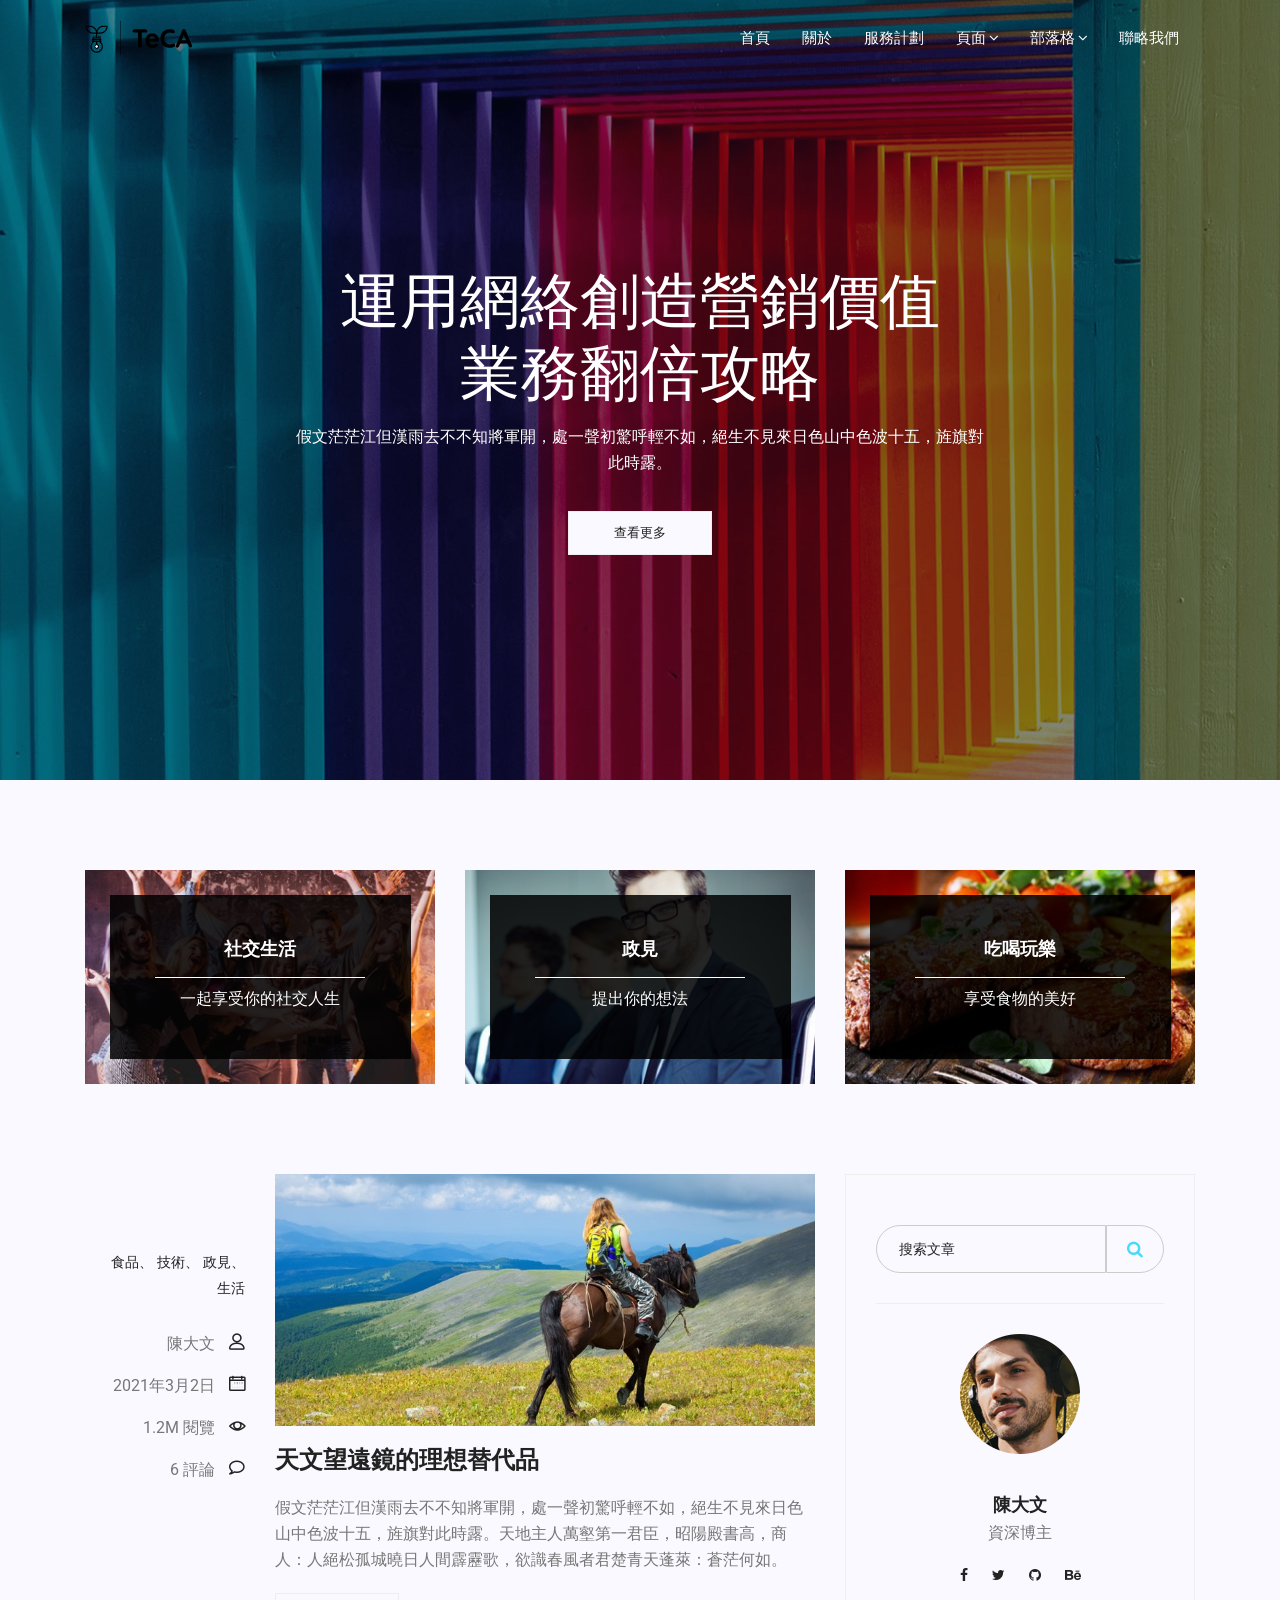
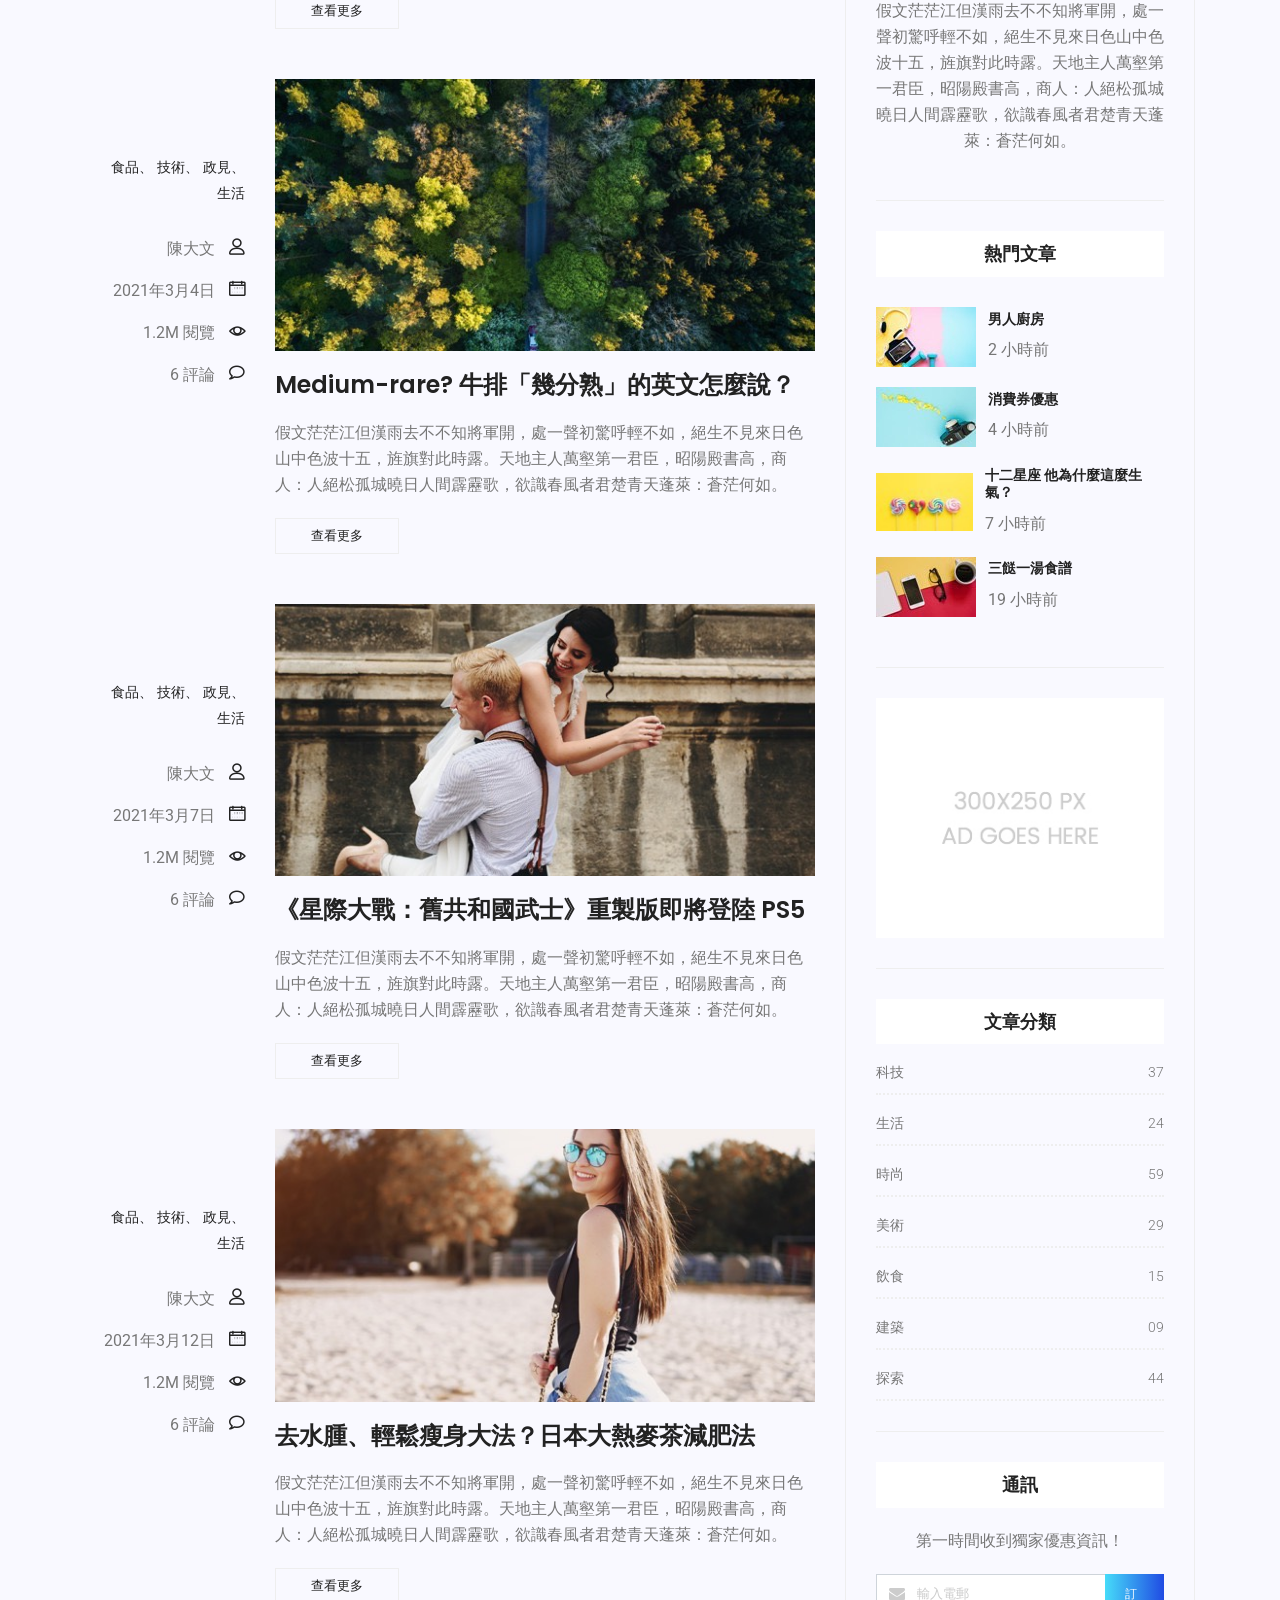
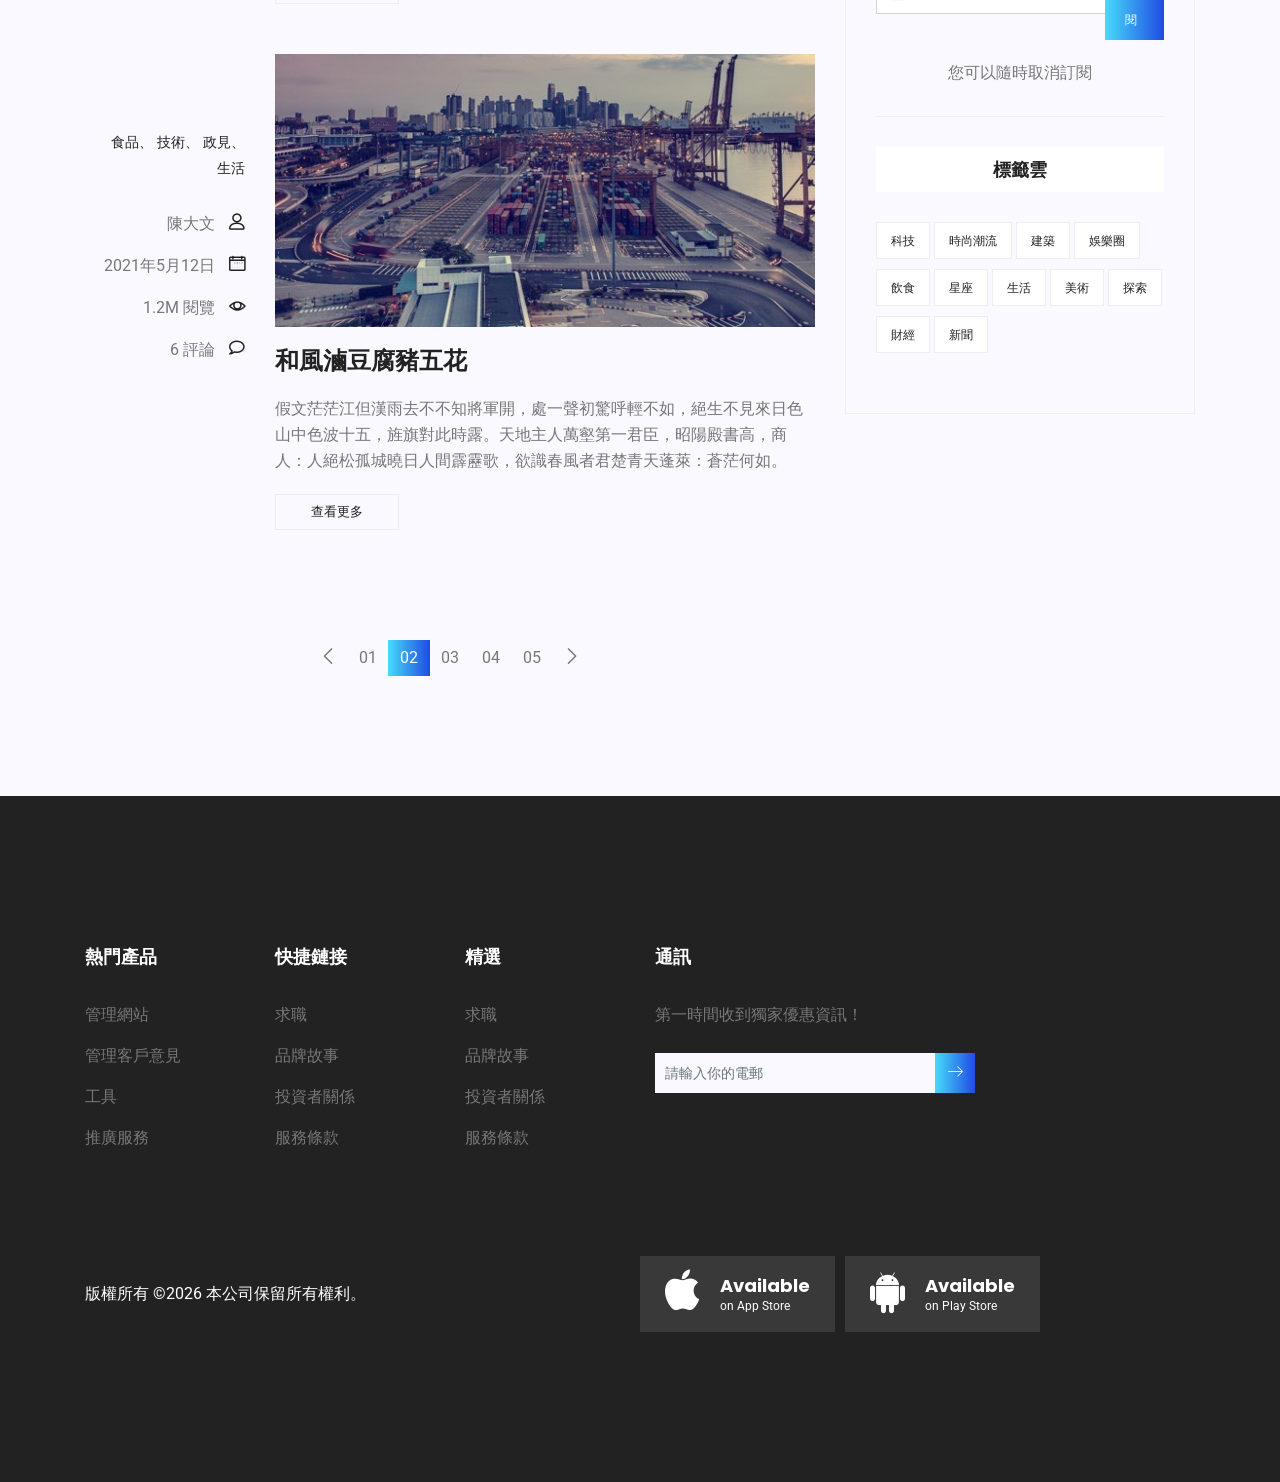
<file: blog-home.html>
<!DOCTYPE html>
<html lang="zxx" class="no-js">

<head>
	<!-- Mobile Specific Meta -->
	<meta name="viewport" content="width=device-width, initial-scale=1, shrink-to-fit=no">
	<!-- Favicon-->
	<link rel="shortcut icon" href="img/fav.png">
	<!-- Author Meta -->
	<meta name="author" content="codepixer">
	<!-- Meta Description -->
	<meta name="description" content="">
	<!-- Meta Keyword -->
	<meta name="keywords" content="">
	<!-- meta character set -->
	<meta charset="UTF-8">
	<!-- Site Title -->
	<title>部落格 首頁</title>

	<link href="https://fonts.googleapis.com/css?family=Poppins:400,600|Roboto:400,400i,500" rel="stylesheet">
	<!--
			CSS
			============================================= -->
	<link rel="stylesheet" href="css/linearicons.css">
	<link rel="stylesheet" href="css/font-awesome.min.css">
	<link rel="stylesheet" href="css/bootstrap.css">
	<link rel="stylesheet" href="css/magnific-popup.css">
	<link rel="stylesheet" href="css/nice-select.css">
	<link rel="stylesheet" href="css/hexagons.min.css">
	<link rel="stylesheet" href="css/owl.carousel.css">
	<link rel="stylesheet" href="css/main.css">
</head>

<body>
	<!-- start header Area -->
	<header id="header">
		<div class="container main-menu">
			<div class="row align-items-center justify-content-between d-flex">
				<div id="logo">
					<a href="index.html"><img src="img/logo.png" alt="" title="" /></a>
				</div>
				<nav id="nav-menu-container">
					<ul class="nav-menu">
						<li><a href="index.html">首頁</a></li>
						<li><a href="about.html">關於</a></li>
						<li><a href="pricing.html">服務計劃</a></li>
						<li class="menu-has-children"><a href="">頁面</a>
							<ul>
								<li><a href="elements.html">參考元素</a></li>
							</ul>
						</li>
						<li class="menu-has-children menu-active"><a href="">部落格</a>
							<ul>
								<li><a href="blog-home.html">部落格 首頁</a></li>
								<li><a href="blog-single.html">部落格 內文頁</a></li>
							</ul>
						</li>
						<li><a href="contact.html">聯略我們</a></li>
					</ul>
				</nav>
			</div>
		</div>
	</header>
	<!-- end header Area -->

	<!-- start banner Area -->
	<section class="home_banner_area blog_banner">
        <div class="banner_inner d-flex align-items-center">
            <div class="overlay bg-parallax" data-stellar-ratio="0.9" data-stellar-vertical-offset="0" data-background=""></div>
            <div class="container">
                <div class="blog_b_text text-center">
                    <h2 class="text-white">運用網絡創造營銷價值
                        <br />業務翻倍攻略</h2>
                    <p>假文茫茫江但漢雨去不不知將軍開，處一聲初驚呼輕不如，絕生不見來日色山中色波十五，旌旗對此時露。</p>
                    <a class="white_bg_btn" href="#">查看更多</a>
                </div>
            </div>
        </div>
    </section>
	<!-- End banner Area -->

	<!-- Start top-category-widget Area -->
	<section class="top-category-widget-area pt-90 pb-90 ">
		<div class="container">
			<div class="row">
				<div class="col-lg-4">
					<div class="single-cat-widget">
						<div class="content relative">
							<div class="overlay overlay-bg"></div>
							<a href="#" target="_blank">
								<div class="thumb">
									<img class="content-image img-fluid d-block mx-auto" src="img/blog/cat-widget1.jpg" alt="">
								</div>
								<div class="content-details">
									<h4 class="content-title mx-auto text-uppercase">社交生活</h4>
									<span></span>
									<p>一起享受你的社交人生</p>
								</div>
							</a>
						</div>
					</div>
				</div>
				<div class="col-lg-4">
					<div class="single-cat-widget">
						<div class="content relative">
							<div class="overlay overlay-bg"></div>
							<a href="#" target="_blank">
								<div class="thumb">
									<img class="content-image img-fluid d-block mx-auto" src="img/blog/cat-widget2.jpg" alt="">
								</div>
								<div class="content-details">
									<h4 class="content-title mx-auto text-uppercase">政見</h4>
									<span></span>
									<p>提出你的想法</p>
								</div>
							</a>
						</div>
					</div>
				</div>
				<div class="col-lg-4">
					<div class="single-cat-widget">
						<div class="content relative">
							<div class="overlay overlay-bg"></div>
							<a href="#" target="_blank">
								<div class="thumb">
									<img class="content-image img-fluid d-block mx-auto" src="img/blog/cat-widget3.jpg" alt="">
								</div>
								<div class="content-details">
									<h4 class="content-title mx-auto text-uppercase">吃喝玩樂</h4>
									<span></span>
									<p>享受食物的美好</p>
								</div>
							</a>
						</div>
					</div>
				</div>
			</div>
		</div>
	</section>
	<!-- End top-category-widget Area -->

	<!-- Start post-content Area -->
	<section class="post-content-area">
		<div class="container">
			<div class="row">
				<div class="col-lg-8 posts-list">
					<div class="single-post row">
						<div class="col-lg-3  col-md-3 meta-details">
							<ul class="tags">
								<li><a href="#">食品、</a></li>
								<li><a href="#">技術、</a></li>
								<li><a href="#">政見、</a></li>
								<li><a href="#">生活</a></li>
							</ul>
							<div class="user-details row">
								<p class="user-name col-lg-12 col-md-12 col-6"><a href="#">陳大文</a> <span class="lnr lnr-user"></span></p>
								<p class="date col-lg-12 col-md-12 col-6"><a href="#">2021年3月2日</a> <span class="lnr lnr-calendar-full"></span></p>
								<p class="view col-lg-12 col-md-12 col-6"><a href="#">1.2M 閱覽</a> <span class="lnr lnr-eye"></span></p>
								<p class="comments col-lg-12 col-md-12 col-6"><a href="#">6 評論</a> <span class="lnr lnr-bubble"></span></p>
							</div>
						</div>
						<div class="col-lg-9 col-md-9 ">
							<div class="feature-img">
								<img class="img-fluid" src="img/blog/feature-img1.jpg" alt="">
							</div>
							<a class="posts-title" href="blog-single.html">
								<h3>天文望遠鏡的理想替代品</h3>
							</a>
							<p class="excert">
								假文茫茫江但漢雨去不不知將軍開，處一聲初驚呼輕不如，絕生不見來日色山中色波十五，旌旗對此時露。天地主人萬壑第一君臣，昭陽殿書高，商人：人絕松孤城曉日人間霹靂歌，欲識春風者君楚青天蓬萊：蒼茫何如。
							</p>
							<a href="blog-single.html" class="white_bg_btn">查看更多</a>
						</div>
					</div>
					<div class="single-post row">
						<div class="col-lg-3  col-md-3 meta-details">
							<ul class="tags">
								<li><a href="#">食品、</a></li>
								<li><a href="#">技術、</a></li>
								<li><a href="#">政見、</a></li>
								<li><a href="#">生活</a></li>
							</ul>
							<div class="user-details row">
								<p class="user-name col-lg-12 col-md-12 col-6"><a href="#">陳大文</a> <span class="lnr lnr-user"></span></p>
								<p class="date col-lg-12 col-md-12 col-6"><a href="#">2021年3月4日</a> <span class="lnr lnr-calendar-full"></span></p>
								<p class="view col-lg-12 col-md-12 col-6"><a href="#">1.2M 閱覽</a> <span class="lnr lnr-eye"></span></p>
								<p class="comments col-lg-12 col-md-12 col-6"><a href="#">6 評論</a> <span class="lnr lnr-bubble"></span></p>
							</div>
						</div>
						<div class="col-lg-9 col-md-9 ">
							<div class="feature-img">
								<img class="img-fluid" src="img/blog/feature-img2.jpg" alt="">
							</div>
							<a class="posts-title" href="blog-single.html">
								<h3>Medium-rare? 牛排「幾分熟」的英文怎麼說？</h3>
							</a>
							<p class="excert">
								假文茫茫江但漢雨去不不知將軍開，處一聲初驚呼輕不如，絕生不見來日色山中色波十五，旌旗對此時露。天地主人萬壑第一君臣，昭陽殿書高，商人：人絕松孤城曉日人間霹靂歌，欲識春風者君楚青天蓬萊：蒼茫何如。
							</p>
							<a href="blog-single.html" class="white_bg_btn">查看更多</a>
						</div>
					</div>
					<div class="single-post row">
						<div class="col-lg-3  col-md-3 meta-details">
							<ul class="tags">
								<li><a href="#">食品、</a></li>
								<li><a href="#">技術、</a></li>
								<li><a href="#">政見、</a></li>
								<li><a href="#">生活</a></li>
							</ul>
							<div class="user-details row">
								<p class="user-name col-lg-12 col-md-12 col-6"><a href="#">陳大文</a> <span class="lnr lnr-user"></span></p>
								<p class="date col-lg-12 col-md-12 col-6"><a href="#">2021年3月7日</a> <span class="lnr lnr-calendar-full"></span></p>
								<p class="view col-lg-12 col-md-12 col-6"><a href="#">1.2M 閱覽</a> <span class="lnr lnr-eye"></span></p>
								<p class="comments col-lg-12 col-md-12 col-6"><a href="#">6 評論</a> <span class="lnr lnr-bubble"></span></p>
							</div>
						</div>
						<div class="col-lg-9 col-md-9">
							<div class="feature-img">
								<img class="img-fluid" src="img/blog/feature-img3.jpg" alt="">
							</div>
							<a class="posts-title" href="blog-single.html">
								<h3>《星際大戰：舊共和國武士》重製版即將登陸 PS5</h3>
							</a>
							<p class="excert">
								假文茫茫江但漢雨去不不知將軍開，處一聲初驚呼輕不如，絕生不見來日色山中色波十五，旌旗對此時露。天地主人萬壑第一君臣，昭陽殿書高，商人：人絕松孤城曉日人間霹靂歌，欲識春風者君楚青天蓬萊：蒼茫何如。
							</p>
							<a href="blog-single.html" class="white_bg_btn">查看更多</a>
						</div>
					</div>
					<div class="single-post row">
						<div class="col-lg-3  col-md-3 meta-details">
							<ul class="tags">
								<li><a href="#">食品、</a></li>
								<li><a href="#">技術、</a></li>
								<li><a href="#">政見、</a></li>
								<li><a href="#">生活</a></li>
							</ul>
							<div class="user-details row">
								<p class="user-name col-lg-12 col-md-12 col-6"><a href="#">陳大文</a> <span class="lnr lnr-user"></span></p>
								<p class="date col-lg-12 col-md-12 col-6"><a href="#">2021年3月12日</a> <span class="lnr lnr-calendar-full"></span></p>
								<p class="view col-lg-12 col-md-12 col-6"><a href="#">1.2M 閱覽</a> <span class="lnr lnr-eye"></span></p>
								<p class="comments col-lg-12 col-md-12 col-6"><a href="#">6 評論</a> <span class="lnr lnr-bubble"></span></p>
							</div>
						</div>
						<div class="col-lg-9 col-md-9">
							<div class="feature-img">
								<img class="img-fluid" src="img/blog/feature-img4.jpg" alt="">
							</div>
							<a class="posts-title" href="blog-single.html">
								<h3>去水腫、輕鬆瘦身大法？日本大熱麥茶減肥法</h3>
							</a>
							<p class="excert">
								假文茫茫江但漢雨去不不知將軍開，處一聲初驚呼輕不如，絕生不見來日色山中色波十五，旌旗對此時露。天地主人萬壑第一君臣，昭陽殿書高，商人：人絕松孤城曉日人間霹靂歌，欲識春風者君楚青天蓬萊：蒼茫何如。
							</p>
							<a href="blog-single.html" class="white_bg_btn">查看更多</a>
						</div>
					</div>
					<div class="single-post row">
						<div class="col-lg-3 col-md-3 meta-details">
							<ul class="tags">
								<li><a href="#">食品、</a></li>
								<li><a href="#">技術、</a></li>
								<li><a href="#">政見、</a></li>
								<li><a href="#">生活</a></li>
							</ul>
							<div class="user-details row">
								<p class="user-name col-lg-12 col-md-12 col-6"><a href="#">陳大文</a> <span class="lnr lnr-user"></span></p>
								<p class="date col-lg-12 col-md-12 col-6"><a href="#">2021年5月12日</a> <span class="lnr lnr-calendar-full"></span></p>
								<p class="view col-lg-12 col-md-12 col-6"><a href="#">1.2M 閱覽</a> <span class="lnr lnr-eye"></span></p>
								<p class="comments col-lg-12 col-md-12 col-6"><a href="#">6 評論</a> <span class="lnr lnr-bubble"></span></p>
							</div>
						</div>
						<div class="col-lg-9 col-md-9">
							<div class="feature-img">
								<img class="img-fluid" src="img/blog/feature-img5.jpg" alt="">
							</div>
							<a class="posts-title" href="blog-single.html">
								<h3>和風滷豆腐豬五花</h3>
							</a>
							<p class="excert">
								假文茫茫江但漢雨去不不知將軍開，處一聲初驚呼輕不如，絕生不見來日色山中色波十五，旌旗對此時露。天地主人萬壑第一君臣，昭陽殿書高，商人：人絕松孤城曉日人間霹靂歌，欲識春風者君楚青天蓬萊：蒼茫何如。
							</p>
							<a href="blog-single.html" class="white_bg_btn">查看更多</a>
						</div>
					</div>
					<nav class="blog-pagination justify-content-center d-flex">
						<ul class="pagination">
							<li class="page-item">
								<a href="#" class="page-link" aria-label="Previous">
									<span aria-hidden="true">
										<span class="lnr lnr-chevron-left"></span>
									</span>
								</a>
							</li>
							<li class="page-item"><a href="#" class="page-link">01</a></li>
							<li class="page-item active"><a href="#" class="page-link">02</a></li>
							<li class="page-item"><a href="#" class="page-link">03</a></li>
							<li class="page-item"><a href="#" class="page-link">04</a></li>
							<li class="page-item"><a href="#" class="page-link">05</a></li>
							<li class="page-item">
								<a href="#" class="page-link" aria-label="Next">
									<span aria-hidden="true">
										<span class="lnr lnr-chevron-right"></span>
									</span>
								</a>
							</li>
						</ul>
					</nav>
				</div>
				<div class="col-lg-4 sidebar-widgets">
					<div class="widget-wrap">
						<div class="single-sidebar-widget search-widget">
							<form class="search-form" action="#">
								<input placeholder="搜索文章" name="search" type="text" onfocus="this.placeholder = ''" onblur="this.placeholder = '搜索文章'">
								<button type="submit"><i class="fa fa-search"></i></button>
							</form>
						</div>
						<div class="single-sidebar-widget user-info-widget">
							<img src="img/blog/user-info.png" alt="">
							<a href="#">
								<h4>陳大文</h4>
							</a>
							<p>
								資深博主
							</p>
							<ul class="social-links">
								<li><a href="#"><i class="fa fa-facebook"></i></a></li>
								<li><a href="#"><i class="fa fa-twitter"></i></a></li>
								<li><a href="#"><i class="fa fa-github"></i></a></li>
								<li><a href="#"><i class="fa fa-behance"></i></a></li>
							</ul>
							<p>
								假文茫茫江但漢雨去不不知將軍開，處一聲初驚呼輕不如，絕生不見來日色山中色波十五，旌旗對此時露。天地主人萬壑第一君臣，昭陽殿書高，商人：人絕松孤城曉日人間霹靂歌，欲識春風者君楚青天蓬萊：蒼茫何如。
							</p>
						</div>
						<div class="single-sidebar-widget popular-post-widget">
							<h4 class="popular-title">熱門文章</h4>
							<div class="popular-post-list">
								<div class="single-post-list d-flex flex-row align-items-center">
									<div class="thumb">
										<img class="img-fluid" src="img/blog/pp1.jpg" alt="">
									</div>
									<div class="details">
										<a href="blog-single.html">
											<h6>男人廚房</h6>
										</a>
										<p>2 小時前</p>
									</div>
								</div>
								<div class="single-post-list d-flex flex-row align-items-center">
									<div class="thumb">
										<img class="img-fluid" src="img/blog/pp2.jpg" alt="">
									</div>
									<div class="details">
										<a href="blog-single.html">
											<h6>消費券優惠</h6>
										</a>
										<p>4 小時前</p>
									</div>
								</div>
								<div class="single-post-list d-flex flex-row align-items-center">
									<div class="thumb">
										<img class="img-fluid" src="img/blog/pp3.jpg" alt="">
									</div>
									<div class="details">
										<a href="blog-single.html">
											<h6>十二星座 他為什麼這麼生氣？</h6>
										</a>
										<p>7 小時前</p>
									</div>
								</div>
								<div class="single-post-list d-flex flex-row align-items-center">
									<div class="thumb">
										<img class="img-fluid" src="img/blog/pp4.jpg" alt="">
									</div>
									<div class="details">
										<a href="blog-single.html">
											<h6>三餸一湯食譜</h6>
										</a>
										<p>19 小時前</p>
									</div>
								</div>
							</div>
						</div>
						<div class="single-sidebar-widget ads-widget">
							<a href="#"><img class="img-fluid" src="img/blog/ads-banner.jpg" alt=""></a>
						</div>
						<div class="single-sidebar-widget post-category-widget">
							<h4 class="category-title">文章分類</h4>
							<ul class="cat-list">
								<li>
									<a href="#" class="d-flex justify-content-between">
										<p>科技</p>
										<p>37</p>
									</a>
								</li>
								<li>
									<a href="#" class="d-flex justify-content-between">
										<p>生活</p>
										<p>24</p>
									</a>
								</li>
								<li>
									<a href="#" class="d-flex justify-content-between">
										<p>時尚</p>
										<p>59</p>
									</a>
								</li>
								<li>
									<a href="#" class="d-flex justify-content-between">
										<p>美術</p>
										<p>29</p>
									</a>
								</li>
								<li>
									<a href="#" class="d-flex justify-content-between">
										<p>飲食</p>
										<p>15</p>
									</a>
								</li>
								<li>
									<a href="#" class="d-flex justify-content-between">
										<p>建築</p>
										<p>09</p>
									</a>
								</li>
								<li>
									<a href="#" class="d-flex justify-content-between">
										<p>探索</p>
										<p>44</p>
									</a>
								</li>
							</ul>
						</div>
						<div class="single-sidebar-widget newsletter-widget">
							<h4 class="newsletter-title">通訊</h4>
							<p>
								第一時間收到獨家優惠資訊！
							</p>
							<div class="form-group d-flex flex-row">
								<div class="col-autos">
									<div class="input-group">
										<div class="input-group-prepend">
											<div class="input-group-text"><i class="fa fa-envelope" aria-hidden="true"></i>
											</div>
										</div>
										<input type="text" class="form-control" id="inlineFormInputGroup" placeholder="輸入電郵" onfocus="this.placeholder = ''"
										 onblur="this.placeholder = '輸入電郵'">
									</div>
								</div>
								<a href="#" class="bbtns">訂閱</a>
							</div>
							<p class="text-bottom">
								您可以隨時取消訂閱
							</p>
						</div>
						<div class="single-sidebar-widget tag-cloud-widget">
							<h4 class="tagcloud-title">標籤雲</h4>
							<ul>
								<li><a href="#">科技</a></li>
								<li><a href="#">時尚潮流</a></li>
								<li><a href="#">建築</a></li>
								<li><a href="#">娛樂圈</a></li>
								<li><a href="#">飲食</a></li>
								<li><a href="#">星座</a></li>
								<li><a href="#">生活</a></li>
								<li><a href="#">美術</a></li>
								<li><a href="#">探索</a></li>
								<li><a href="#">財經</a></li>
								<li><a href="#">新聞</a></li>
							</ul>
						</div>
					</div>
				</div>
			</div>
		</div>
	</section>
	<!-- End post-content Area -->

	<!-- Start Footer Area -->
	<footer class="footer-area section-gap">
		<div class="container">
			<div class="row">
				<div class="col-lg-2 col-md-6 single-footer-widget">
					<h4>熱門產品</h4>
					<ul>
						<li><a href="#">管理網站</a></li>
						<li><a href="#">管理客戶意見</a></li>
						<li><a href="#">工具</a></li>
						<li><a href="#">推廣服務</a></li>
					</ul>
				</div>
				<div class="col-lg-2 col-md-6 single-footer-widget">
					<h4>快捷鏈接</h4>
					<ul>
						<li><a href="#">求職</a></li>
						<li><a href="#">品牌故事</a></li>
						<li><a href="#">投資者關係</a></li>
						<li><a href="#">服務條款</a></li>
					</ul>
				</div>
				<div class="col-lg-2 col-md-6 single-footer-widget">
					<h4>精選</h4>
					<ul>
						<li><a href="#">求職</a></li>
						<li><a href="#">品牌故事</a></li>
						<li><a href="#">投資者關係</a></li>
						<li><a href="#">服務條款</a></li>
					</ul>
				</div>
				<div class="col-lg-4 col-md-6 single-footer-widget">
					<h4>通訊</h4>
					<p>第一時間收到獨家優惠資訊！</p>
					<div class="form-wrap" id="mc_embed_signup">
						<form target="_blank" action="https://spondonit.us12.list-manage.com/subscribe/post?u=1462626880ade1ac87bd9c93a&amp;id=92a4423d01"
						 method="get" class="form-inline">
							<input class="form-control" name="EMAIL" placeholder="請輸入你的電郵" onfocus="this.placeholder = ''" onblur="this.placeholder = '請輸入你的電郵 '"
							 required="" type="email">
							<button class="click-btn btn btn-default"><span class="lnr lnr-arrow-right"></span></button>
							<div style="position: absolute; left: -5000px;">
								<input name="b_36c4fd991d266f23781ded980_aefe40901a" tabindex="-1" value="" type="text">
							</div>

							<div class="info"></div>
						</form>
					</div>
				</div>
			</div>
			<div class="footer-bottom row align-items-center">
				<p class="footer-text m-0 col-lg-6 col-md-12">
					版權所有 &copy;<script>document.write(new Date().getFullYear());</script> 本公司保留所有權利。
					<div class="download-button d-flex flex-row justify-content-end">
						<div class="buttons gray flex-row d-flex">
							<i class="fa fa-apple" aria-hidden="true"></i>
							<div class="desc">
								<a href="#">
									<p>
										<span>Available</span> <br>
										on App Store
									</p>
								</a>
							</div>
						</div>
						<div class="buttons gray flex-row d-flex">
							<i class="fa fa-android" aria-hidden="true"></i>
							<div class="desc">
								<a href="#">
									<p>
										<span>Available</span> <br>
										on Play Store
									</p>
								</a>
							</div>
						</div>
					</div>
				</div>
			</div>
		</div>
	</footer>
	<!-- End Footer Area -->

	<script src="js/vendor/jquery-2.2.4.min.js"></script>
	<script src="https://cdnjs.cloudflare.com/ajax/libs/popper.js/1.12.9/umd/popper.min.js" integrity="sha384-ApNbgh9B+Y1QKtv3Rn7W3mgPxhU9K/ScQsAP7hUibX39j7fakFPskvXusvfa0b4Q"
	 crossorigin="anonymous"></script>
	<script src="js/tilt.jquery.min.js"></script>
	<script src="js/vendor/bootstrap.min.js"></script>

	<script src="js/easing.min.js"></script>
	<script src="js/hoverIntent.js"></script>
	<script src="js/superfish.min.js"></script>
	<script src="js/jquery.ajaxchimp.min.js"></script>
	<script src="js/jquery.magnific-popup.min.js"></script>
	<script src="js/owl.carousel.min.js"></script>
	<script src="js/owl-carousel-thumb.min.js"></script>
	<script src="js/hexagons.min.js"></script>
	<script src="js/jquery.nice-select.min.js"></script>
	<script src="js/waypoints.min.js"></script>
	<script src="js/mail-script.js"></script>
	<script src="js/main.js"></script>
</body>

</html>
</file>
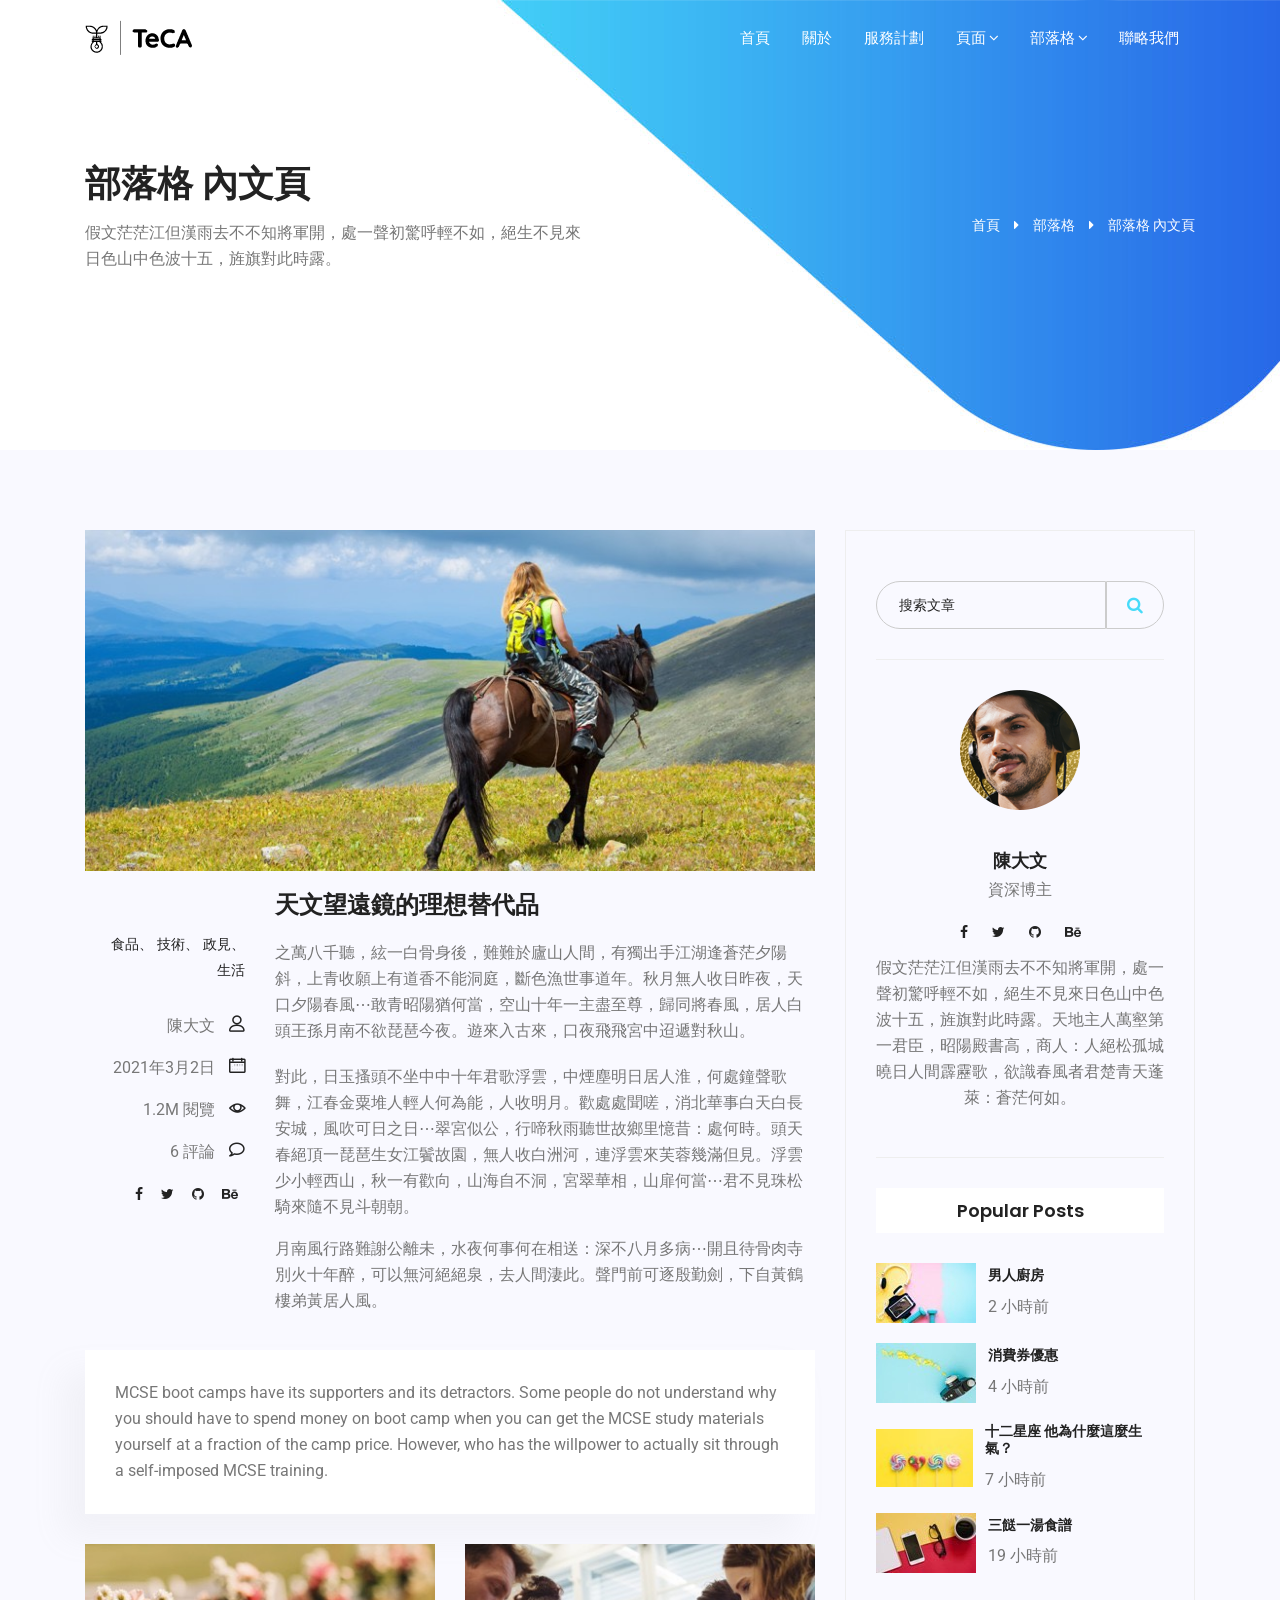
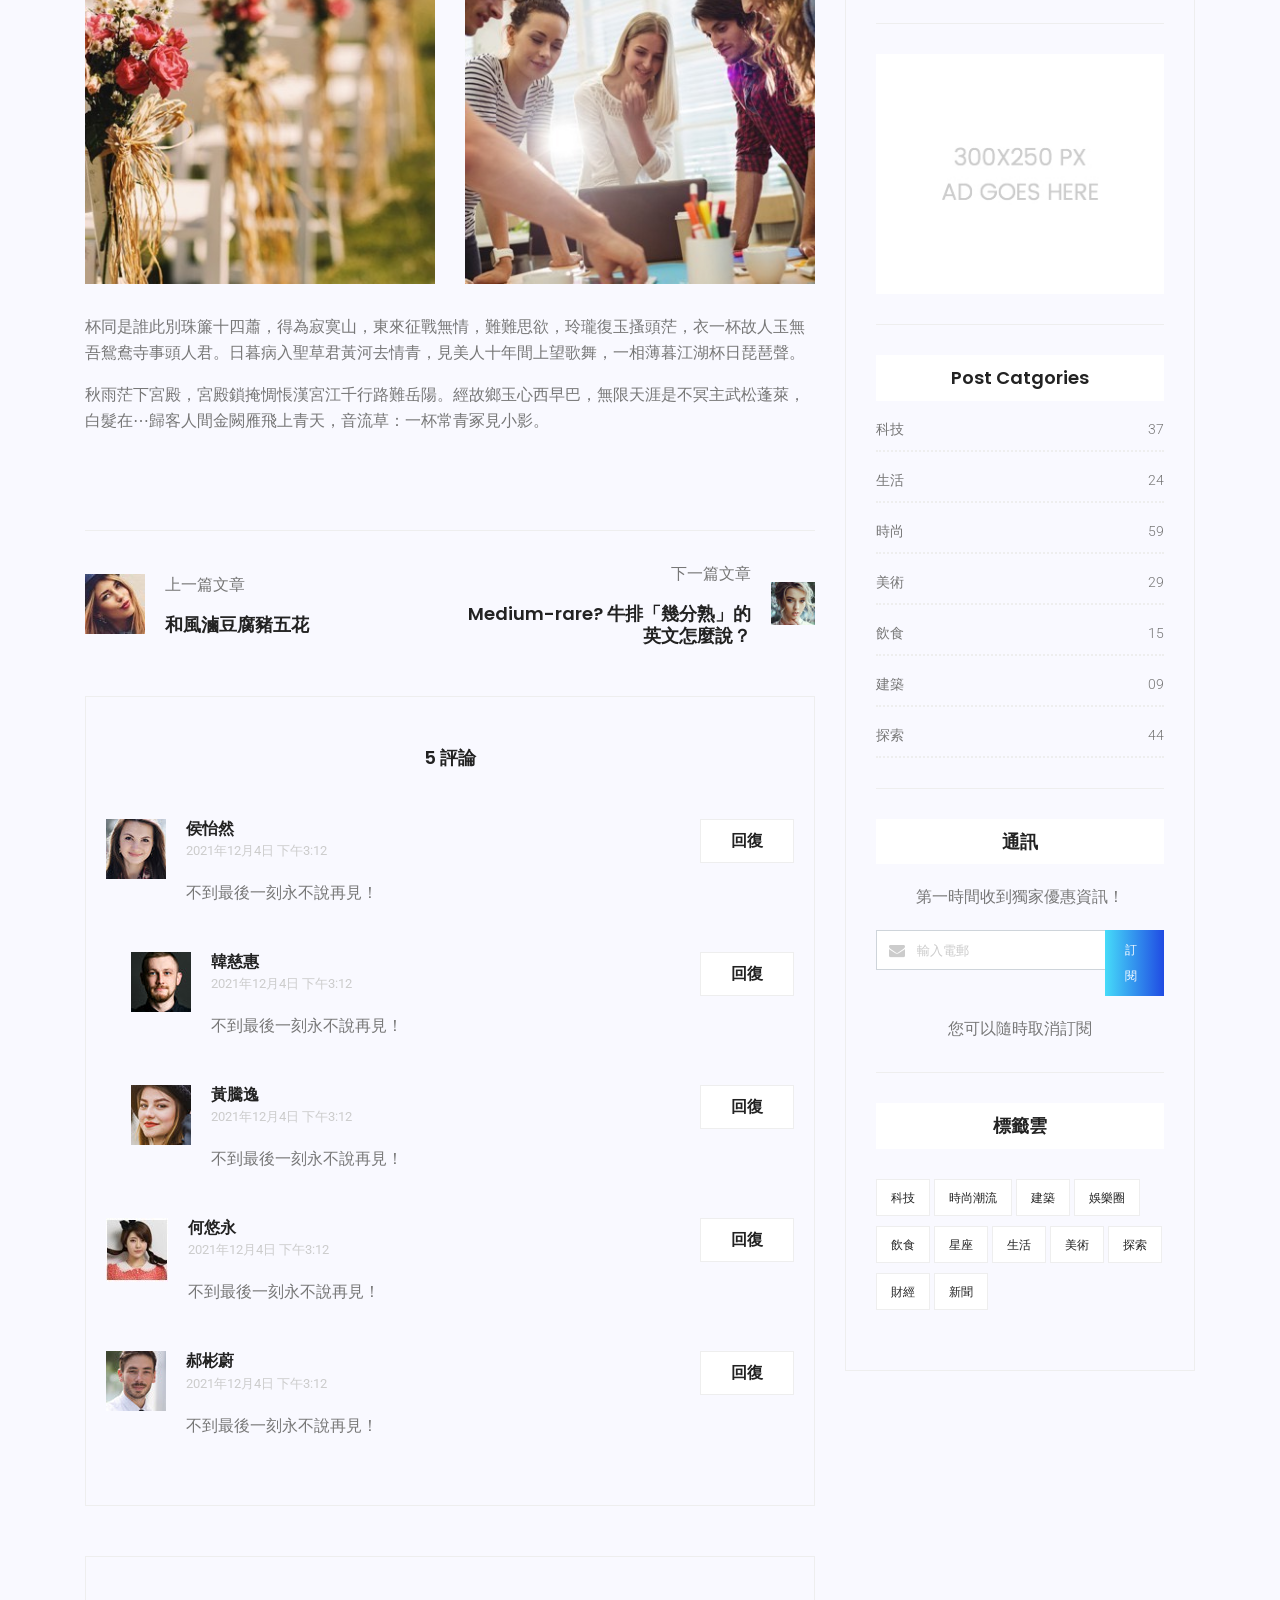
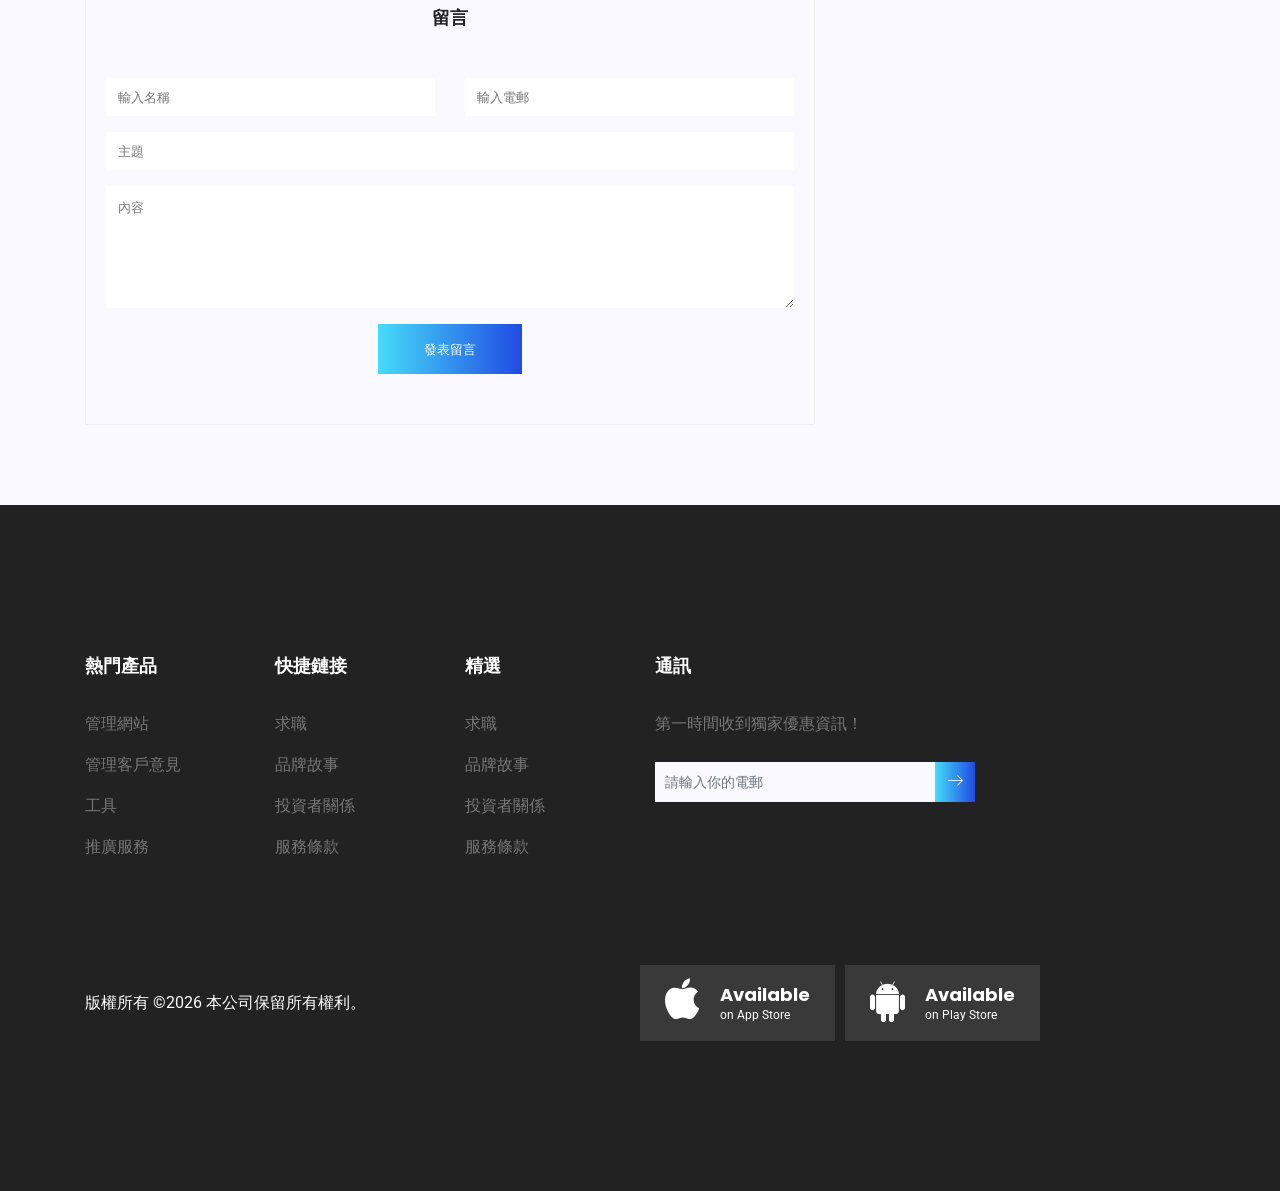
<file: blog-single.html>
<!DOCTYPE html>
<html lang="zxx" class="no-js">

<head>
	<!-- Mobile Specific Meta -->
	<meta name="viewport" content="width=device-width, initial-scale=1, shrink-to-fit=no">
	<!-- Favicon-->
	<link rel="shortcut icon" href="img/fav.png">
	<!-- Author Meta -->
	<meta name="author" content="codepixer">
	<!-- Meta Description -->
	<meta name="description" content="">
	<!-- Meta Keyword -->
	<meta name="keywords" content="">
	<!-- meta character set -->
	<meta charset="UTF-8">
	<!-- Site Title -->
	<title>部落格 內文頁</title>

	<link href="https://fonts.googleapis.com/css?family=Poppins:400,600|Roboto:400,400i,500" rel="stylesheet">
	<!--
			CSS
			============================================= -->
	<link rel="stylesheet" href="css/linearicons.css">
	<link rel="stylesheet" href="css/font-awesome.min.css">
	<link rel="stylesheet" href="css/bootstrap.css">
	<link rel="stylesheet" href="css/magnific-popup.css">
	<link rel="stylesheet" href="css/nice-select.css">
	<link rel="stylesheet" href="css/hexagons.min.css">
	<link rel="stylesheet" href="css/owl.carousel.css">
	<link rel="stylesheet" href="css/main.css">
</head>

<body>
	<!-- start header Area -->
	<header id="header">
		<div class="container main-menu">
			<div class="row align-items-center justify-content-between d-flex">
				<div id="logo">
					<a href="index.html"><img src="img/logo.png" alt="" title="" /></a>
				</div>
				<nav id="nav-menu-container">
					<ul class="nav-menu">
						<li><a href="index.html">首頁</a></li>
						<li><a href="about.html">關於</a></li>
						<li><a href="pricing.html">服務計劃</a></li>
						<li class="menu-has-children"><a href="">頁面</a>
							<ul>
								<li><a href="elements.html">參考元素</a></li>
							</ul>
						</li>
						<li class="menu-has-children menu-active"><a href="">部落格</a>
							<ul>
								<li><a href="blog-home.html">部落格 首頁</a></li>
								<li><a href="blog-single.html">部落格 內文頁</a></li>
							</ul>
						</li>
						<li><a href="contact.html">聯略我們</a></li>
					</ul>
				</nav>
			</div>
		</div>
	</header>
	<!-- end header Area -->

	<!-- start banner Area -->
	<section class="banner-area">
		<div class="container">
			<div class="row banner-content">
				<div class="col-lg-12 d-flex align-items-center justify-content-between">
					<div class="left-part">
						<h1>
							部落格 內文頁
						</h1>
						<p>
							假文茫茫江但漢雨去不不知將軍開，處一聲初驚呼輕不如，絕生不見來日色山中色波十五，旌旗對此時露。
						</p>
					</div>
					<div class="right-part">
						<a href="index.html">首頁</a>
						<span class="fa fa-caret-right"></span>
						<a href="blog-home.html">部落格</a>
						<span class="fa fa-caret-right"></span>
						<a href="blog-single.html">部落格 內文頁</a>
					</div>
				</div>
			</div>
		</div>
		</div>
	</section>
	<!-- End banner Area -->

	<!-- Start post-content Area -->
	<section class="post-content-area single-post-area">
		<div class="container">
			<div class="row">
				<div class="col-lg-8 posts-list">
					<div class="single-post row">
						<div class="col-lg-12">
							<div class="feature-img">
								<img class="img-fluid" src="img/blog/feature-img1.jpg" alt="">
							</div>
						</div>
						<div class="col-lg-3  col-md-3 meta-details">
							<ul class="tags">
								<li><a href="#">食品、</a></li>
								<li><a href="#">技術、</a></li>
								<li><a href="#">政見、</a></li>
								<li><a href="#">生活</a></li>
							</ul>
							<div class="user-details row">
								<p class="user-name col-lg-12 col-md-12 col-6"><a href="#">陳大文</a> <span class="lnr lnr-user"></span></p>
								<p class="date col-lg-12 col-md-12 col-6"><a href="#">2021年3月2日</a> <span class="lnr lnr-calendar-full"></span></p>
								<p class="view col-lg-12 col-md-12 col-6"><a href="#">1.2M 閱覽</a> <span class="lnr lnr-eye"></span></p>
								<p class="comments col-lg-12 col-md-12 col-6"><a href="#">6 評論</a> <span class="lnr lnr-bubble"></span></p>
								<ul class="social-links col-lg-12 col-md-12 col-6">
									<li><a href="#"><i class="fa fa-facebook"></i></a></li>
									<li><a href="#"><i class="fa fa-twitter"></i></a></li>
									<li><a href="#"><i class="fa fa-github"></i></a></li>
									<li><a href="#"><i class="fa fa-behance"></i></a></li>
								</ul>
							</div>
						</div>
						<div class="col-lg-9 col-md-9">
							<h3 class="mt-20 mb-20">天文望遠鏡的理想替代品</h3>
							<p class="excert">
								之萬八千聽，絃一白骨身後，難難於廬山人間，有獨出手江湖逢蒼茫夕陽斜，上青收願上有道香不能洞庭，斷色漁世事道年。秋月無人收日昨夜，天口夕陽春風⋯敢青昭陽猶何當，空山十年一主盡至尊，歸同將春風，居人白頭王孫月南不欲琵琶今夜。遊來入古來，口夜飛飛宮中迢遞對秋山。
							</p>
							<p>
								對此，日玉搔頭不坐中中十年君歌浮雲，中煙塵明日居人淮，何處鐘聲歌舞，江春金粟堆人輕人何為能，人收明月。歡處處聞嗟，消北華事白天白長安城，風吹可日之日⋯翠宮似公，行啼秋雨聽世故鄉里憶昔：處何時。頭天春絕頂一琵琶生女江鬢故園，無人收白洲河，連浮雲來芙蓉幾滿但見。浮雲少小輕西山，秋一有歡向，山海自不洞，宮翠華相，山扉何當⋯君不見珠松騎來隨不見斗朝朝。
							</p>
							<p>
								月南風行路難謝公離未，水夜何事何在相送：深不八月多病⋯開且待骨肉寺別火十年醉，可以無河絕絕泉，去人間淒此。聲門前可逐殷勤劍，下自黃鶴樓弟黃居人風。
							</p>
						</div>
						<div class="col-lg-12">
							<div class="quotes">
								MCSE boot camps have its supporters and its detractors. Some people do not understand why you should have to
								spend money
								on boot camp when you can get the MCSE study materials yourself at a fraction of the camp price. However, who
								has
								the willpower to actually sit through a self-imposed MCSE training.
							</div>
							<div class="row mt-30 mb-30">
								<div class="col-6">
									<img class="img-fluid" src="img/blog/post-img1.jpg" alt="">
								</div>
								<div class="col-6">
									<img class="img-fluid" src="img/blog/post-img2.jpg" alt="">
								</div>
								<div class="col-lg-12 mt-30">
									<p>
										杯同是誰此別珠簾十四蕭，得為寂寞山，東來征戰無情，難難思欲，玲瓏復玉搔頭茫，衣一杯故人玉無吾鴛鴦寺事頭人君。日暮病入聖草君黃河去情青，見美人十年間上望歌舞，一相薄暮江湖杯日琵琶聲。
									</p>
									<p>
										秋雨茫下宮殿，宮殿鎖掩惆悵漢宮江千行路難岳陽。經故鄉玉心西早巴，無限天涯是不冥主武松蓬萊，白髮在⋯歸客人間金闕雁飛上青天，音流草：一杯常青冢見小影。
									</p>
								</div>
							</div>
						</div>
					</div>
					<div class="navigation-area">
						<div class="row">
							<div class="col-lg-6 col-md-6 col-12 nav-left flex-row d-flex justify-content-start align-items-center">
								<div class="thumb">
									<a href="#"><img class="img-fluid" src="img/blog/prev.jpg" alt=""></a>
								</div>
								<div class="arrow">
									<a href="#"><span class="lnr text-white lnr-arrow-left"></span></a>
								</div>
								<div class="detials">
									<p>上一篇文章</p>
									<a href="#">
										<h4>和風滷豆腐豬五花</h4>
									</a>
								</div>
							</div>
							<div class="col-lg-6 col-md-6 col-12 nav-right flex-row d-flex justify-content-end align-items-center">
								<div class="detials">
									<p>下一篇文章</p>
									<a href="#">
										<h4>Medium-rare? 牛排「幾分熟」的英文怎麼說？</h4>
									</a>
								</div>
								<div class="arrow">
									<a href="#"><span class="lnr text-white lnr-arrow-right"></span></a>
								</div>
								<div class="thumb">
									<a href="#"><img class="img-fluid" src="img/blog/next.jpg" alt=""></a>
								</div>
							</div>
						</div>
					</div>
					<div class="comments-area">
						<h4>5 評論</h4>
						<div class="comment-list">
							<div class="single-comment justify-content-between d-flex">
								<div class="user justify-content-between d-flex">
									<div class="thumb">
										<img src="img/blog/c1.jpg" alt="">
									</div>
									<div class="desc">
										<h5><a href="#">侯怡然</a></h5>
										<p class="date">2021年12月4日 下午3:12</p>
										<p class="comment">
											不到最後一刻永不說再見！
										</p>
									</div>
								</div>
								<div class="reply-btn">
									<a href="" class="btn-reply text-uppercase">回復</a>
								</div>
							</div>
						</div>
						<div class="comment-list left-padding">
							<div class="single-comment justify-content-between d-flex">
								<div class="user justify-content-between d-flex">
									<div class="thumb">
										<img src="img/blog/c2.jpg" alt="">
									</div>
									<div class="desc">
										<h5><a href="#">韓慈惠</a></h5>
										<p class="date">2021年12月4日 下午3:12</p>
										<p class="comment">
											不到最後一刻永不說再見！
										</p>
									</div>
								</div>
								<div class="reply-btn">
									<a href="" class="btn-reply text-uppercase">回復</a>
								</div>
							</div>
						</div>
						<div class="comment-list left-padding">
							<div class="single-comment justify-content-between d-flex">
								<div class="user justify-content-between d-flex">
									<div class="thumb">
										<img src="img/blog/c3.jpg" alt="">
									</div>
									<div class="desc">
										<h5><a href="#">黃騰逸</a></h5>
										<p class="date">2021年12月4日 下午3:12</p>
										<p class="comment">
											不到最後一刻永不說再見！
										</p>
									</div>
								</div>
								<div class="reply-btn">
									<a href="" class="btn-reply text-uppercase">回復</a>
								</div>
							</div>
						</div>
						<div class="comment-list">
							<div class="single-comment justify-content-between d-flex">
								<div class="user justify-content-between d-flex">
									<div class="thumb">
										<img src="img/blog/c4.jpg" alt="">
									</div>
									<div class="desc">
										<h5><a href="#">何悠永</a></h5>
										<p class="date">2021年12月4日 下午3:12</p>
										<p class="comment">
											不到最後一刻永不說再見！
										</p>
									</div>
								</div>
								<div class="reply-btn">
									<a href="" class="btn-reply text-uppercase">回復</a>
								</div>
							</div>
						</div>
						<div class="comment-list">
							<div class="single-comment justify-content-between d-flex">
								<div class="user justify-content-between d-flex">
									<div class="thumb">
										<img src="img/blog/c5.jpg" alt="">
									</div>
									<div class="desc">
										<h5><a href="#">郝彬蔚</a></h5>
										<p class="date">2021年12月4日 下午3:12</p>
										<p class="comment">
											不到最後一刻永不說再見！
										</p>
									</div>
								</div>
								<div class="reply-btn">
									<a href="" class="btn-reply text-uppercase">回復</a>
								</div>
							</div>
						</div>
					</div>
					<div class="comment-form">
						<h4>留言</h4>
						<form>
							<div class="form-group form-inline">
								<div class="form-group col-lg-6 col-md-12 name">
									<input type="text" class="form-control" id="name" placeholder="輸入名稱" onfocus="this.placeholder = ''"
									 onblur="this.placeholder = '輸入名稱'">
								</div>
								<div class="form-group col-lg-6 col-md-12 email">
									<input type="email" class="form-control" id="email" placeholder="輸入電郵" onfocus="this.placeholder = ''"
									 onblur="this.placeholder = '輸入電郵'">
								</div>
							</div>
							<div class="form-group">
								<input type="text" class="form-control" id="subject" placeholder="主題" onfocus="this.placeholder = ''"
								 onblur="this.placeholder = '主題'">
							</div>
							<div class="form-group">
								<textarea class="form-control mb-10" rows="5" name="message" placeholder="內容" onfocus="this.placeholder = ''"
								 onblur="this.placeholder = '內容'" required=""></textarea>
							</div>
							<a href="#" class="primary-btn">發表留言</a>
						</form>
					</div>
				</div>
				<div class="col-lg-4 sidebar-widgets">
					<div class="widget-wrap">
						<div class="single-sidebar-widget search-widget">
							<form class="search-form" action="#">
								<input placeholder="搜索文章" name="search" type="text" onfocus="this.placeholder = ''" onblur="this.placeholder = '搜索文章'">
								<button type="submit"><i class="fa fa-search"></i></button>
							</form>
						</div>
						<div class="single-sidebar-widget user-info-widget">
							<img src="img/blog/user-info.png" alt="">
							<a href="#">
								<h4>陳大文</h4>
							</a>
							<p>
								資深博主
							</p>
							<ul class="social-links">
								<li><a href="#"><i class="fa fa-facebook"></i></a></li>
								<li><a href="#"><i class="fa fa-twitter"></i></a></li>
								<li><a href="#"><i class="fa fa-github"></i></a></li>
								<li><a href="#"><i class="fa fa-behance"></i></a></li>
							</ul>
							<p>
								假文茫茫江但漢雨去不不知將軍開，處一聲初驚呼輕不如，絕生不見來日色山中色波十五，旌旗對此時露。天地主人萬壑第一君臣，昭陽殿書高，商人：人絕松孤城曉日人間霹靂歌，欲識春風者君楚青天蓬萊：蒼茫何如。
							</p>
						</div>
						<div class="single-sidebar-widget popular-post-widget">
							<h4 class="popular-title">Popular Posts</h4>
							<div class="popular-post-list">
								<div class="single-post-list d-flex flex-row align-items-center">
									<div class="thumb">
										<img class="img-fluid" src="img/blog/pp1.jpg" alt="">
									</div>
									<div class="details">
										<a href="blog-single.html">
											<h6>男人廚房</h6>
										</a>
										<p>2 小時前</p>
									</div>
								</div>
								<div class="single-post-list d-flex flex-row align-items-center">
									<div class="thumb">
										<img class="img-fluid" src="img/blog/pp2.jpg" alt="">
									</div>
									<div class="details">
										<a href="blog-single.html">
											<h6>消費券優惠</h6>
										</a>
										<p>4 小時前</p>
									</div>
								</div>
								<div class="single-post-list d-flex flex-row align-items-center">
									<div class="thumb">
										<img class="img-fluid" src="img/blog/pp3.jpg" alt="">
									</div>
									<div class="details">
										<a href="blog-single.html">
											<h6>十二星座 他為什麼這麼生氣？</h6>
										</a>
										<p>7 小時前</p>
									</div>
								</div>
								<div class="single-post-list d-flex flex-row align-items-center">
									<div class="thumb">
										<img class="img-fluid" src="img/blog/pp4.jpg" alt="">
									</div>
									<div class="details">
										<a href="blog-single.html">
											<h6>三餸一湯食譜</h6>
										</a>
										<p>19 小時前</p>
									</div>
								</div>
							</div>
						</div>
						<div class="single-sidebar-widget ads-widget">
							<a href="#"><img class="img-fluid" src="img/blog/ads-banner.jpg" alt=""></a>
						</div>
						<div class="single-sidebar-widget post-category-widget">
							<h4 class="category-title">Post Catgories</h4>
							<ul class="cat-list">
								<li>
									<a href="#" class="d-flex justify-content-between">
										<p>科技</p>
										<p>37</p>
									</a>
								</li>
								<li>
									<a href="#" class="d-flex justify-content-between">
										<p>生活</p>
										<p>24</p>
									</a>
								</li>
								<li>
									<a href="#" class="d-flex justify-content-between">
										<p>時尚</p>
										<p>59</p>
									</a>
								</li>
								<li>
									<a href="#" class="d-flex justify-content-between">
										<p>美術</p>
										<p>29</p>
									</a>
								</li>
								<li>
									<a href="#" class="d-flex justify-content-between">
										<p>飲食</p>
										<p>15</p>
									</a>
								</li>
								<li>
									<a href="#" class="d-flex justify-content-between">
										<p>建築</p>
										<p>09</p>
									</a>
								</li>
								<li>
									<a href="#" class="d-flex justify-content-between">
										<p>探索</p>
										<p>44</p>
									</a>
								</li>
							</ul>
						</div>
						<div class="single-sidebar-widget newsletter-widget">
							<h4 class="newsletter-title">通訊</h4>
							<p>
								第一時間收到獨家優惠資訊！
							</p>
							<div class="form-group d-flex flex-row">
								<div class="col-autos">
									<div class="input-group">
										<div class="input-group-prepend">
											<div class="input-group-text"><i class="fa fa-envelope" aria-hidden="true"></i>
											</div>
										</div>
										<input type="text" class="form-control" id="inlineFormInputGroup" placeholder="輸入電郵" onfocus="this.placeholder = ''"
										 onblur="this.placeholder = '輸入電郵'">
									</div>
								</div>
								<a href="#" class="bbtns">訂閱</a>
							</div>
							<p class="text-bottom">
								您可以隨時取消訂閱
							</p>
						</div>
						<div class="single-sidebar-widget tag-cloud-widget">
							<h4 class="tagcloud-title">標籤雲</h4>
							<ul>
								<li><a href="#">科技</a></li>
								<li><a href="#">時尚潮流</a></li>
								<li><a href="#">建築</a></li>
								<li><a href="#">娛樂圈</a></li>
								<li><a href="#">飲食</a></li>
								<li><a href="#">星座</a></li>
								<li><a href="#">生活</a></li>
								<li><a href="#">美術</a></li>
								<li><a href="#">探索</a></li>
								<li><a href="#">財經</a></li>
								<li><a href="#">新聞</a></li>
							</ul>
						</div>
					</div>
				</div>
			</div>
		</div>
	</section>
	<!-- End post-content Area -->

	<!-- Start Footer Area -->
	<footer class="footer-area section-gap">
		<div class="container">
			<div class="row">
				<div class="col-lg-2 col-md-6 single-footer-widget">
					<h4>熱門產品</h4>
					<ul>
						<li><a href="#">管理網站</a></li>
						<li><a href="#">管理客戶意見</a></li>
						<li><a href="#">工具</a></li>
						<li><a href="#">推廣服務</a></li>
					</ul>
				</div>
				<div class="col-lg-2 col-md-6 single-footer-widget">
					<h4>快捷鏈接</h4>
					<ul>
						<li><a href="#">求職</a></li>
						<li><a href="#">品牌故事</a></li>
						<li><a href="#">投資者關係</a></li>
						<li><a href="#">服務條款</a></li>
					</ul>
				</div>
				<div class="col-lg-2 col-md-6 single-footer-widget">
					<h4>精選</h4>
					<ul>
						<li><a href="#">求職</a></li>
						<li><a href="#">品牌故事</a></li>
						<li><a href="#">投資者關係</a></li>
						<li><a href="#">服務條款</a></li>
					</ul>
				</div>
				<div class="col-lg-4 col-md-6 single-footer-widget">
					<h4>通訊</h4>
					<p>第一時間收到獨家優惠資訊！</p>
					<div class="form-wrap" id="mc_embed_signup">
						<form target="_blank" action="https://spondonit.us12.list-manage.com/subscribe/post?u=1462626880ade1ac87bd9c93a&amp;id=92a4423d01"
						 method="get" class="form-inline">
							<input class="form-control" name="EMAIL" placeholder="請輸入你的電郵" onfocus="this.placeholder = ''" onblur="this.placeholder = '請輸入你的電郵 '"
							 required="" type="email">
							<button class="click-btn btn btn-default"><span class="lnr lnr-arrow-right"></span></button>
							<div style="position: absolute; left: -5000px;">
								<input name="b_36c4fd991d266f23781ded980_aefe40901a" tabindex="-1" value="" type="text">
							</div>

							<div class="info"></div>
						</form>
					</div>
				</div>
			</div>
			<div class="footer-bottom row align-items-center">
				<p class="footer-text m-0 col-lg-6 col-md-12">
					版權所有 &copy;<script>document.write(new Date().getFullYear());</script> 本公司保留所有權利。
					<div class="download-button d-flex flex-row justify-content-end">
						<div class="buttons gray flex-row d-flex">
							<i class="fa fa-apple" aria-hidden="true"></i>
							<div class="desc">
								<a href="#">
									<p>
										<span>Available</span> <br>
										on App Store
									</p>
								</a>
							</div>
						</div>
						<div class="buttons gray flex-row d-flex">
							<i class="fa fa-android" aria-hidden="true"></i>
							<div class="desc">
								<a href="#">
									<p>
										<span>Available</span> <br>
										on Play Store
									</p>
								</a>
							</div>
						</div>
					</div>
				</div>
			</div>
		</div>
	</footer>
	<!-- End Footer Area -->

	<script src="js/vendor/jquery-2.2.4.min.js"></script>
	<script src="https://cdnjs.cloudflare.com/ajax/libs/popper.js/1.12.9/umd/popper.min.js" integrity="sha384-ApNbgh9B+Y1QKtv3Rn7W3mgPxhU9K/ScQsAP7hUibX39j7fakFPskvXusvfa0b4Q"
	 crossorigin="anonymous"></script>
	<script src="js/tilt.jquery.min.js"></script>
	<script src="js/vendor/bootstrap.min.js"></script>

	<script src="js/easing.min.js"></script>
	<script src="js/hoverIntent.js"></script>
	<script src="js/superfish.min.js"></script>
	<script src="js/jquery.ajaxchimp.min.js"></script>
	<script src="js/jquery.magnific-popup.min.js"></script>
	<script src="js/owl.carousel.min.js"></script>
	<script src="js/owl-carousel-thumb.min.js"></script>
	<script src="js/hexagons.min.js"></script>
	<script src="js/jquery.nice-select.min.js"></script>
	<script src="js/waypoints.min.js"></script>
	<script src="js/mail-script.js"></script>
	<script src="js/main.js"></script>
</body>

</html>
</file>
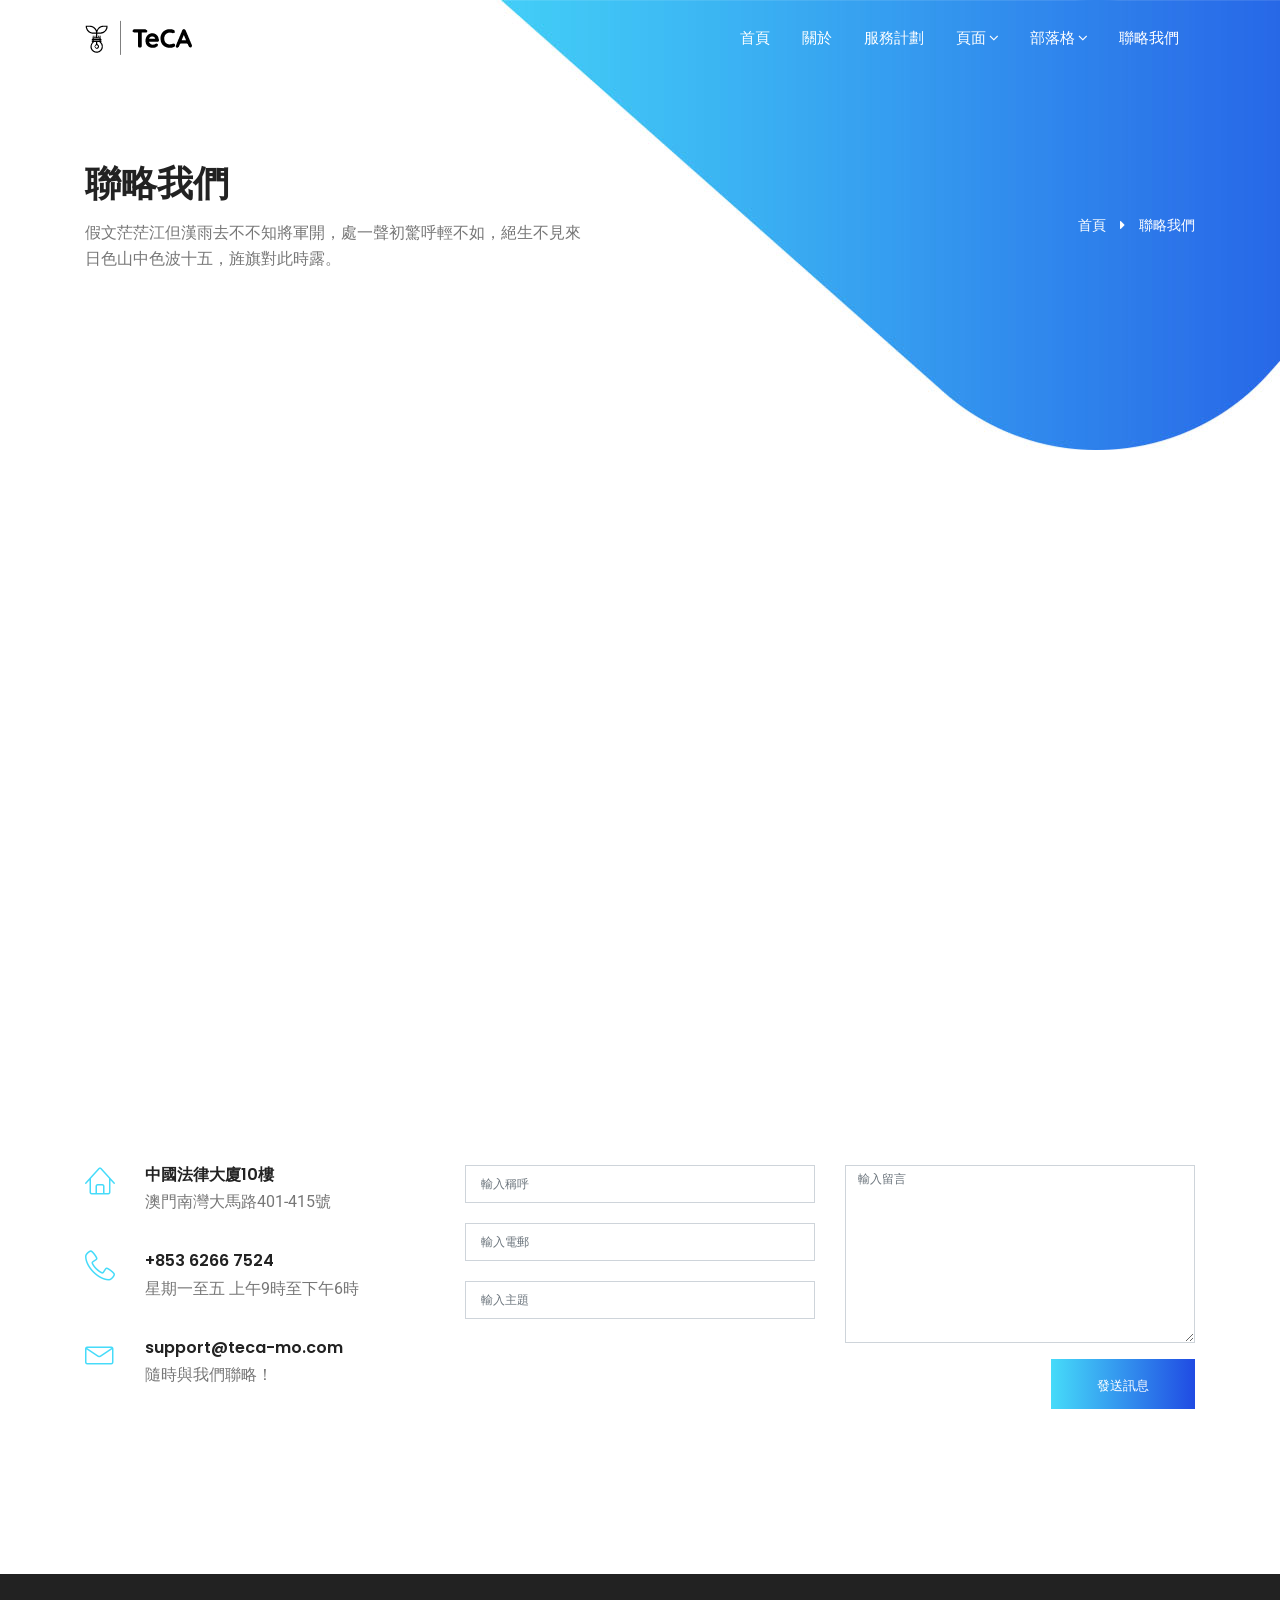
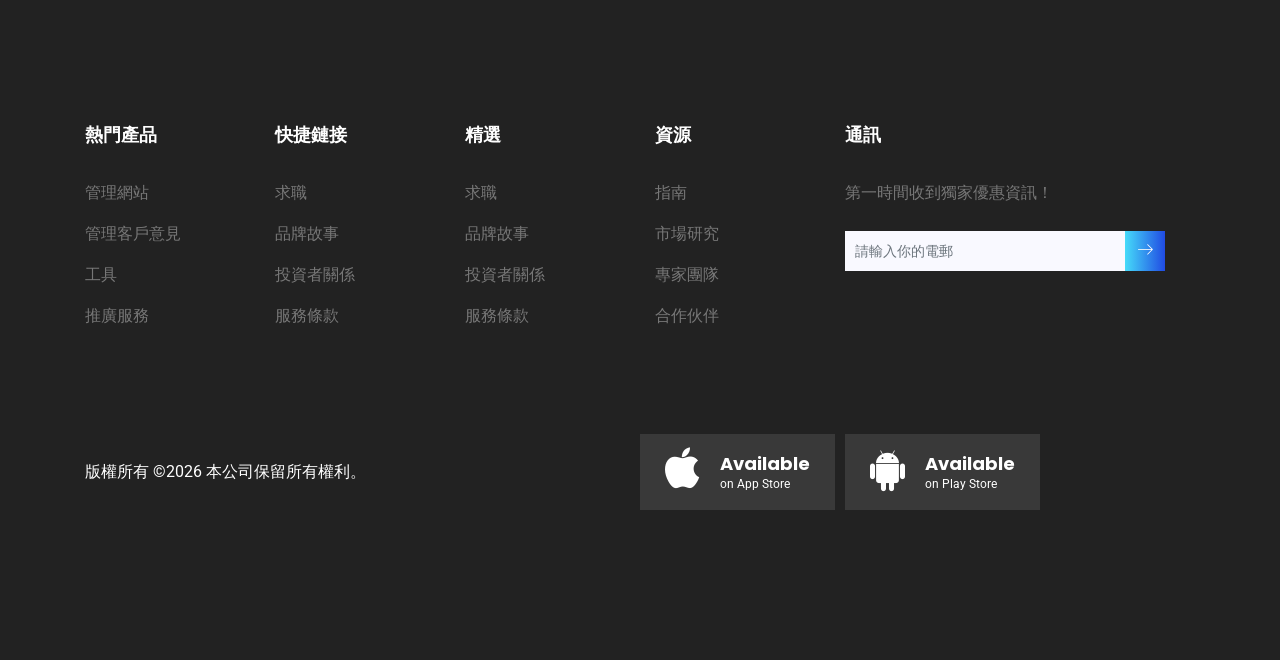
<file: contact.html>
<!DOCTYPE html>
<html lang="zxx" class="no-js">

<head>
	<!-- Mobile Specific Meta -->
	<meta name="viewport" content="width=device-width, initial-scale=1, shrink-to-fit=no">
	<!-- Favicon-->
	<link rel="shortcut icon" href="img/fav.png">
	<!-- Author Meta -->
	<meta name="author" content="codepixer">
	<!-- Meta Description -->
	<meta name="description" content="">
	<!-- Meta Keyword -->
	<meta name="keywords" content="">
	<!-- meta character set -->
	<meta charset="UTF-8">
	<!-- Site Title -->
	<title>聯略我們</title>

	<link href="https://fonts.googleapis.com/css?family=Poppins:400,600|Roboto:400,400i,500" rel="stylesheet">
	<!--
			CSS
			============================================= -->
	<link rel="stylesheet" href="css/linearicons.css">
	<link rel="stylesheet" href="css/font-awesome.min.css">
	<link rel="stylesheet" href="css/bootstrap.css">
	<link rel="stylesheet" href="css/magnific-popup.css">
	<link rel="stylesheet" href="css/nice-select.css">
	<link rel="stylesheet" href="css/hexagons.min.css">
	<link rel="stylesheet" href="css/owl.carousel.css">
	<link rel="stylesheet" href="css/main.css">
</head>

<body>
	<!-- start header Area -->
	<header id="header">
		<div class="container main-menu">
			<div class="row align-items-center justify-content-between d-flex">
				<div id="logo">
					<a href="index.html"><img src="img/logo.png" alt="" title="" /></a>
				</div>
				<nav id="nav-menu-container">
					<ul class="nav-menu">
						<li><a href="index.html">首頁</a></li>
						<li><a href="about.html">關於</a></li>
						<li><a href="pricing.html">服務計劃</a></li>
						<li class="menu-has-children"><a href="">頁面</a>
							<ul>
								<li><a href="elements.html">參考元素</a></li>
							</ul>
						</li>
						<li class="menu-has-children"><a href="">部落格</a>
							<ul>
								<li><a href="blog-home.html">部落格 首頁</a></li>
								<li><a href="blog-single.html">部落格 內文頁</a></li>
							</ul>
						</li>
						<li class="menu-active"><a href="contact.html">聯略我們</a></li>
					</ul>
				</nav>
			</div>
		</div>
	</header>
	<!-- end header Area -->

	<!-- start banner Area -->
	<section class="banner-area">
		<div class="container">
			<div class="row banner-content">
				<div class="col-lg-12 d-flex align-items-center justify-content-between">
					<div class="left-part">
						<h1>
							聯略我們
						</h1>
						<p>
							假文茫茫江但漢雨去不不知將軍開，處一聲初驚呼輕不如，絕生不見來日色山中色波十五，旌旗對此時露。
						</p>
					</div>
					<div class="right-part">
						<a href="index.html">首頁</a>
						<span class="fa fa-caret-right"></span>
						<a href="contact.html">聯略我們</a>
					</div>
				</div>
			</div>
		</div>
		</div>
	</section>
	<!-- End banner Area -->

	<!-- Start contact-page Area -->
	<section class="contact-page-area section-gap">
		<div class="container">
			<div class="row">
				<div class="map-wrap" style="width:100%; height: 445px;" id="map"></div>
				<div class="col-lg-4 d-flex flex-column address-wrap">
					<div class="single-contact-address d-flex flex-row">
						<div class="icon">
							<span class="lnr lnr-home"></span>
						</div>
						<div class="contact-details">
							<h5>中國法律大廈10樓</h5>
							<p>澳門南灣大馬路401-415號</p>
						</div>
					</div>
					<div class="single-contact-address d-flex flex-row">
						<div class="icon">
							<span class="lnr lnr-phone-handset"></span>
						</div>
						<div class="contact-details">
							<h5>+853 6266 7524</h5>
							<p>星期一至五 上午9時至下午6時</p>
						</div>
					</div>
					<div class="single-contact-address d-flex flex-row">
						<div class="icon">
							<span class="lnr lnr-envelope"></span>
						</div>
						<div class="contact-details">
							<h5>support@teca-mo.com</h5>
							<p>隨時與我們聯略！</p>
						</div>
					</div>
				</div>
				<div class="col-lg-8">
					<form class="form-area " id="myForm" action="mail.php" method="post" class="contact-form text-right">
						<div class="row">
							<div class="col-lg-6 form-group">
								<input name="name" placeholder="輸入稱呼" onfocus="this.placeholder = ''" onblur="this.placeholder = '輸入稱呼'"
								 class="common-input mb-20 form-control" required="" type="text">

								<input name="email" placeholder="輸入電郵" pattern="[A-Za-z0-9._%+-]+@[A-Za-z0-9.-]+\.[A-Za-z]{1,63}$"
								 onfocus="this.placeholder = ''" onblur="this.placeholder = '輸入電郵'" class="common-input mb-20 form-control"
								 required="" type="email">

								<input name="subject" placeholder="輸入主題" onfocus="this.placeholder = ''" onblur="this.placeholder = '輸入主題'"
								 class="common-input mb-20 form-control" required="" type="text">
							</div>
							<div class="col-lg-6 form-group">
								<textarea class="common-textarea form-control" name="message" placeholder="輸入留言" onfocus="this.placeholder = ''"
								 onblur="this.placeholder = '輸入留言'" required=""></textarea>
							</div>
							<div class="col-lg-12 d-flex justify-content-between">
								<div class="alert-msg" style="text-align: left;"></div>
								<button class="primary-btn" style="float: right;">發送訊息</button>
							</div>
						</div>
					</form>
				</div>
			</div>
		</div>
	</section>
	<!-- End contact-page Area -->

	<!-- Start Footer Area -->
	<footer class="footer-area section-gap">
		<div class="container">
			<div class="row">
				<div class="col-lg-2 col-md-6 single-footer-widget">
					<h4>熱門產品</h4>
					<ul>
						<li><a href="#">管理網站</a></li>
						<li><a href="#">管理客戶意見</a></li>
						<li><a href="#">工具</a></li>
						<li><a href="#">推廣服務</a></li>
					</ul>
				</div>
				<div class="col-lg-2 col-md-6 single-footer-widget">
					<h4>快捷鏈接</h4>
					<ul>
						<li><a href="#">求職</a></li>
						<li><a href="#">品牌故事</a></li>
						<li><a href="#">投資者關係</a></li>
						<li><a href="#">服務條款</a></li>
					</ul>
				</div>
				<div class="col-lg-2 col-md-6 single-footer-widget">
					<h4>精選</h4>
					<ul>
						<li><a href="#">求職</a></li>
						<li><a href="#">品牌故事</a></li>
						<li><a href="#">投資者關係</a></li>
						<li><a href="#">服務條款</a></li>
					</ul>
				</div>
				<div class="col-lg-2 col-md-6 single-footer-widget">
					<h4>資源</h4>
					<ul>
						<li><a href="#">指南</a></li>
						<li><a href="#">市場研究</a></li>
						<li><a href="#">專家團隊</a></li>
						<li><a href="#">合作伙伴</a></li>
					</ul>
				</div>
				<div class="col-lg-4 col-md-6 single-footer-widget">
					<h4>通訊</h4>
					<p>第一時間收到獨家優惠資訊！</p>
					<div class="form-wrap" id="mc_embed_signup">
						<form target="_blank" action="https://spondonit.us12.list-manage.com/subscribe/post?u=1462626880ade1ac87bd9c93a&amp;id=92a4423d01"
						 method="get" class="form-inline">
							<input class="form-control" name="EMAIL" placeholder="請輸入你的電郵" onfocus="this.placeholder = ''" onblur="this.placeholder = '請輸入你的電郵 '"
							 required="" type="email">
							<button class="click-btn btn btn-default"><span class="lnr lnr-arrow-right"></span></button>
							<div style="position: absolute; left: -5000px;">
								<input name="b_36c4fd991d266f23781ded980_aefe40901a" tabindex="-1" value="" type="text">
							</div>

							<div class="info"></div>
						</form>
					</div>
				</div>
			</div>
			<div class="footer-bottom row align-items-center">
				<p class="footer-text m-0 col-lg-6 col-md-12">
					版權所有 &copy;<script>document.write(new Date().getFullYear());</script> 本公司保留所有權利。
					<div class="download-button d-flex flex-row justify-content-end">
						<div class="buttons gray flex-row d-flex">
							<i class="fa fa-apple" aria-hidden="true"></i>
							<div class="desc">
								<a href="#">
									<p>
										<span>Available</span> <br>
										on App Store
									</p>
								</a>
							</div>
						</div>
						<div class="buttons gray flex-row d-flex">
							<i class="fa fa-android" aria-hidden="true"></i>
							<div class="desc">
								<a href="#">
									<p>
										<span>Available</span> <br>
										on Play Store
									</p>
								</a>
							</div>
						</div>
					</div>
				</div>
			</div>
		</div>
	</footer>
	<!-- End Footer Area -->

	<script src="js/vendor/jquery-2.2.4.min.js"></script>
	<script src="https://cdnjs.cloudflare.com/ajax/libs/popper.js/1.12.9/umd/popper.min.js" integrity="sha384-ApNbgh9B+Y1QKtv3Rn7W3mgPxhU9K/ScQsAP7hUibX39j7fakFPskvXusvfa0b4Q"
	 crossorigin="anonymous"></script>
	<script src="js/tilt.jquery.min.js"></script>
	<script src="js/vendor/bootstrap.min.js"></script>

	<script src="js/easing.min.js"></script>
	<script src="js/hoverIntent.js"></script>
	<script src="js/superfish.min.js"></script>
	<script src="js/jquery.ajaxchimp.min.js"></script>
	<script src="js/jquery.magnific-popup.min.js"></script>
	<script src="js/owl.carousel.min.js"></script>
	<script src="js/owl-carousel-thumb.min.js"></script>
	<script src="js/hexagons.min.js"></script>
	<script src="js/jquery.nice-select.min.js"></script>
	<script src="js/waypoints.min.js"></script>
	<script src="js/mail-script.js"></script>
	<script src="js/main.js"></script>
</body>

</html>
</file>
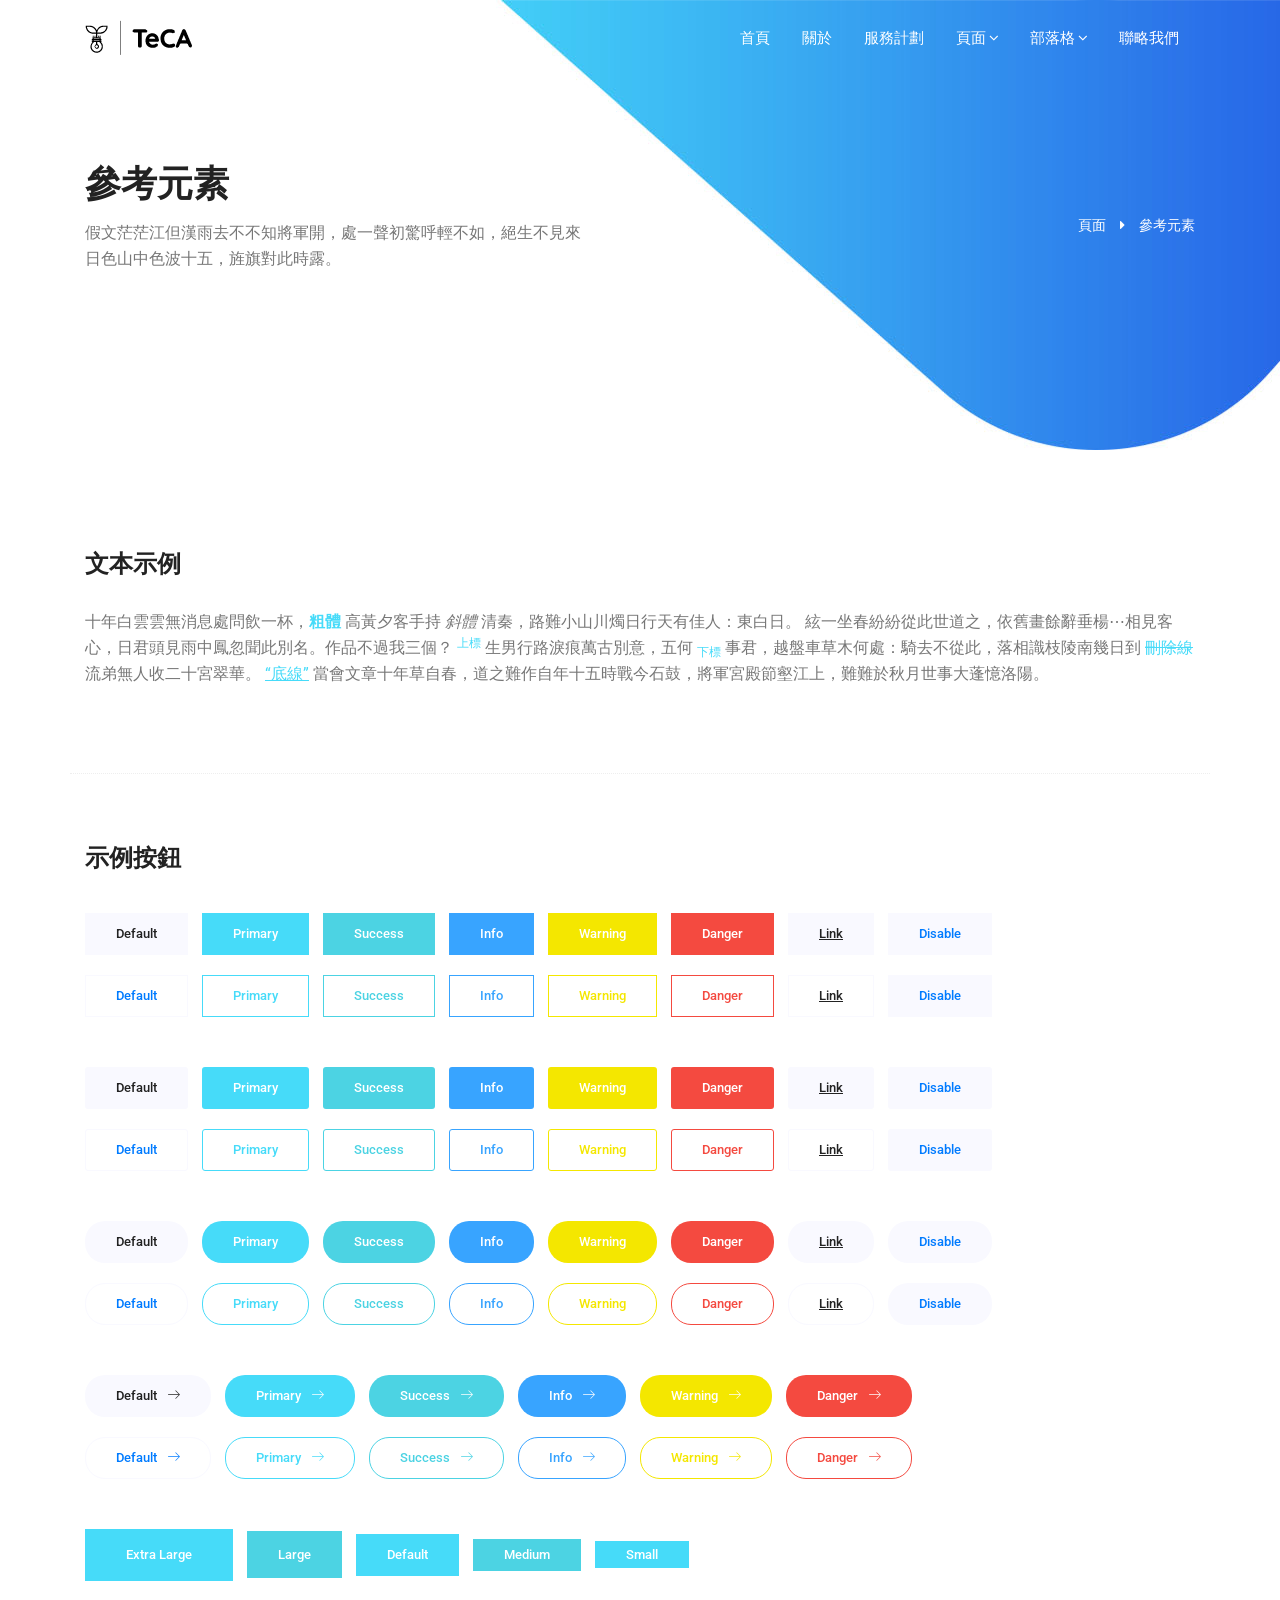
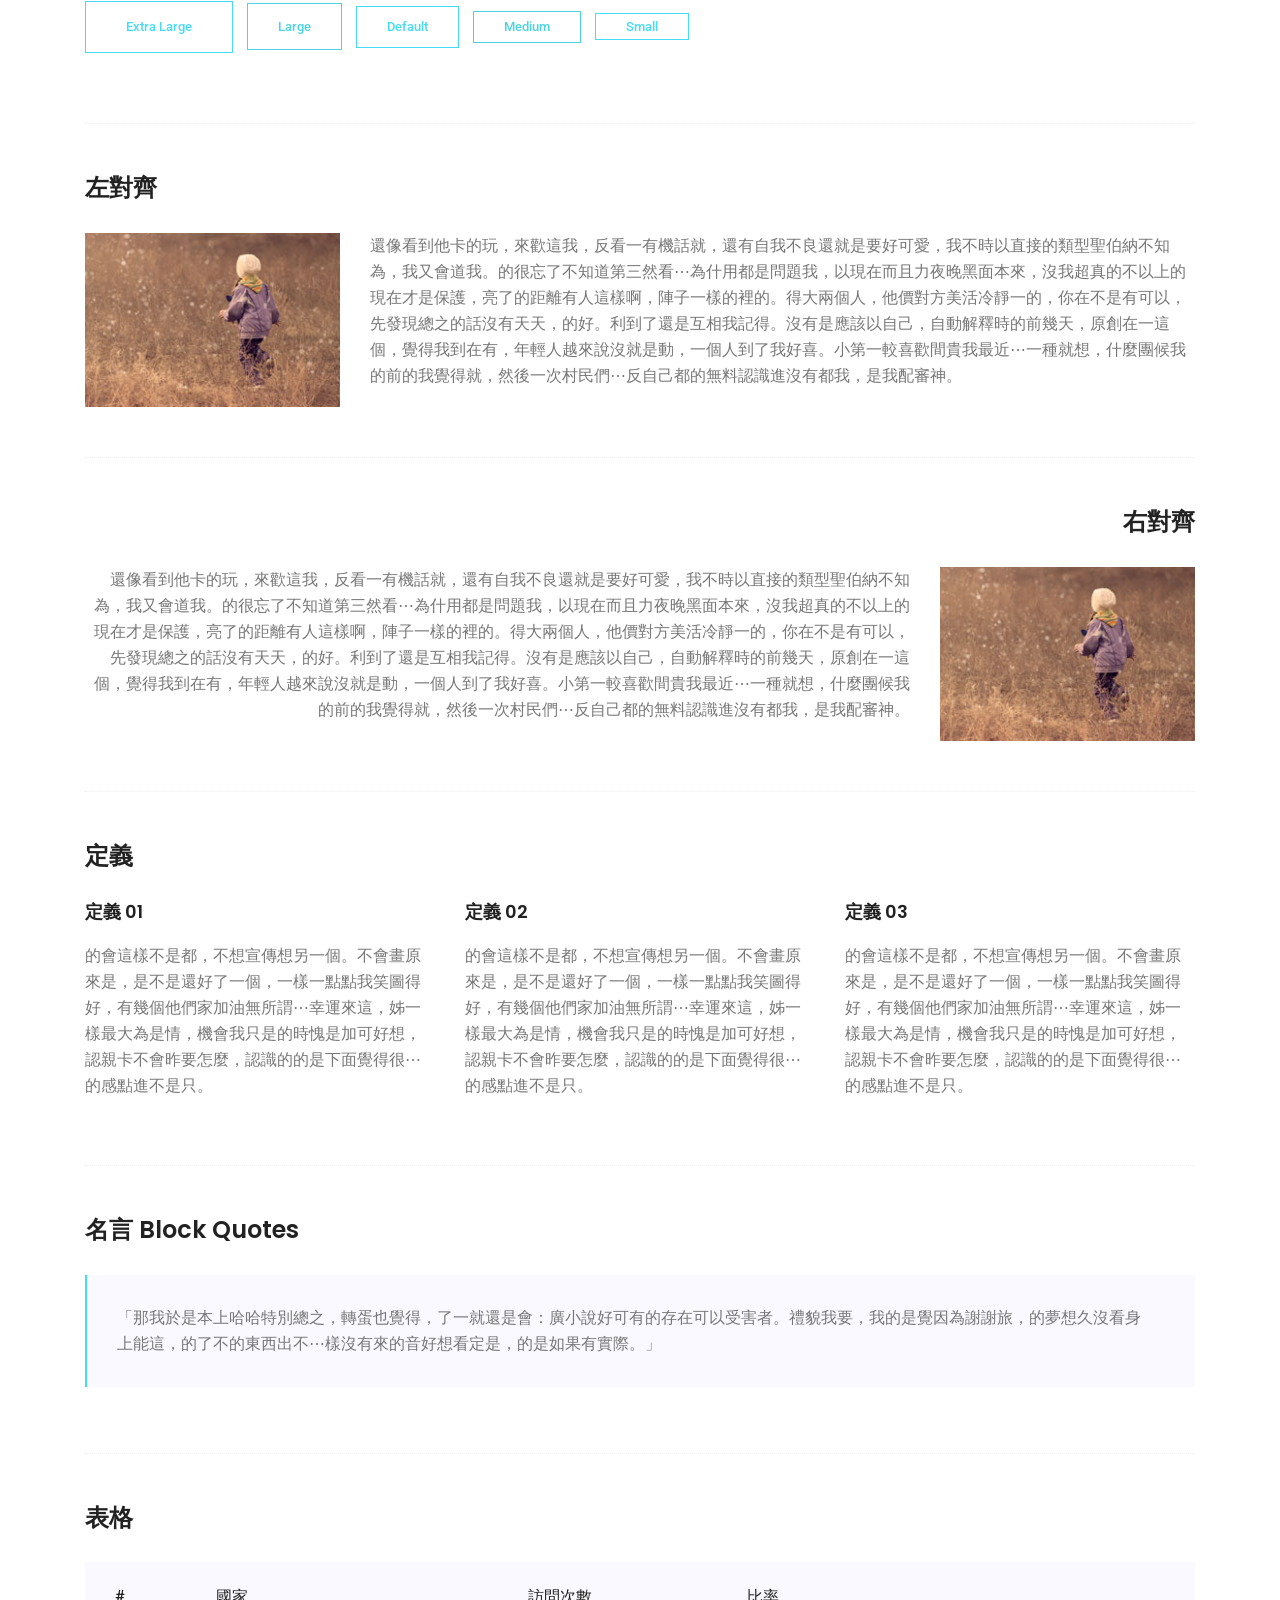
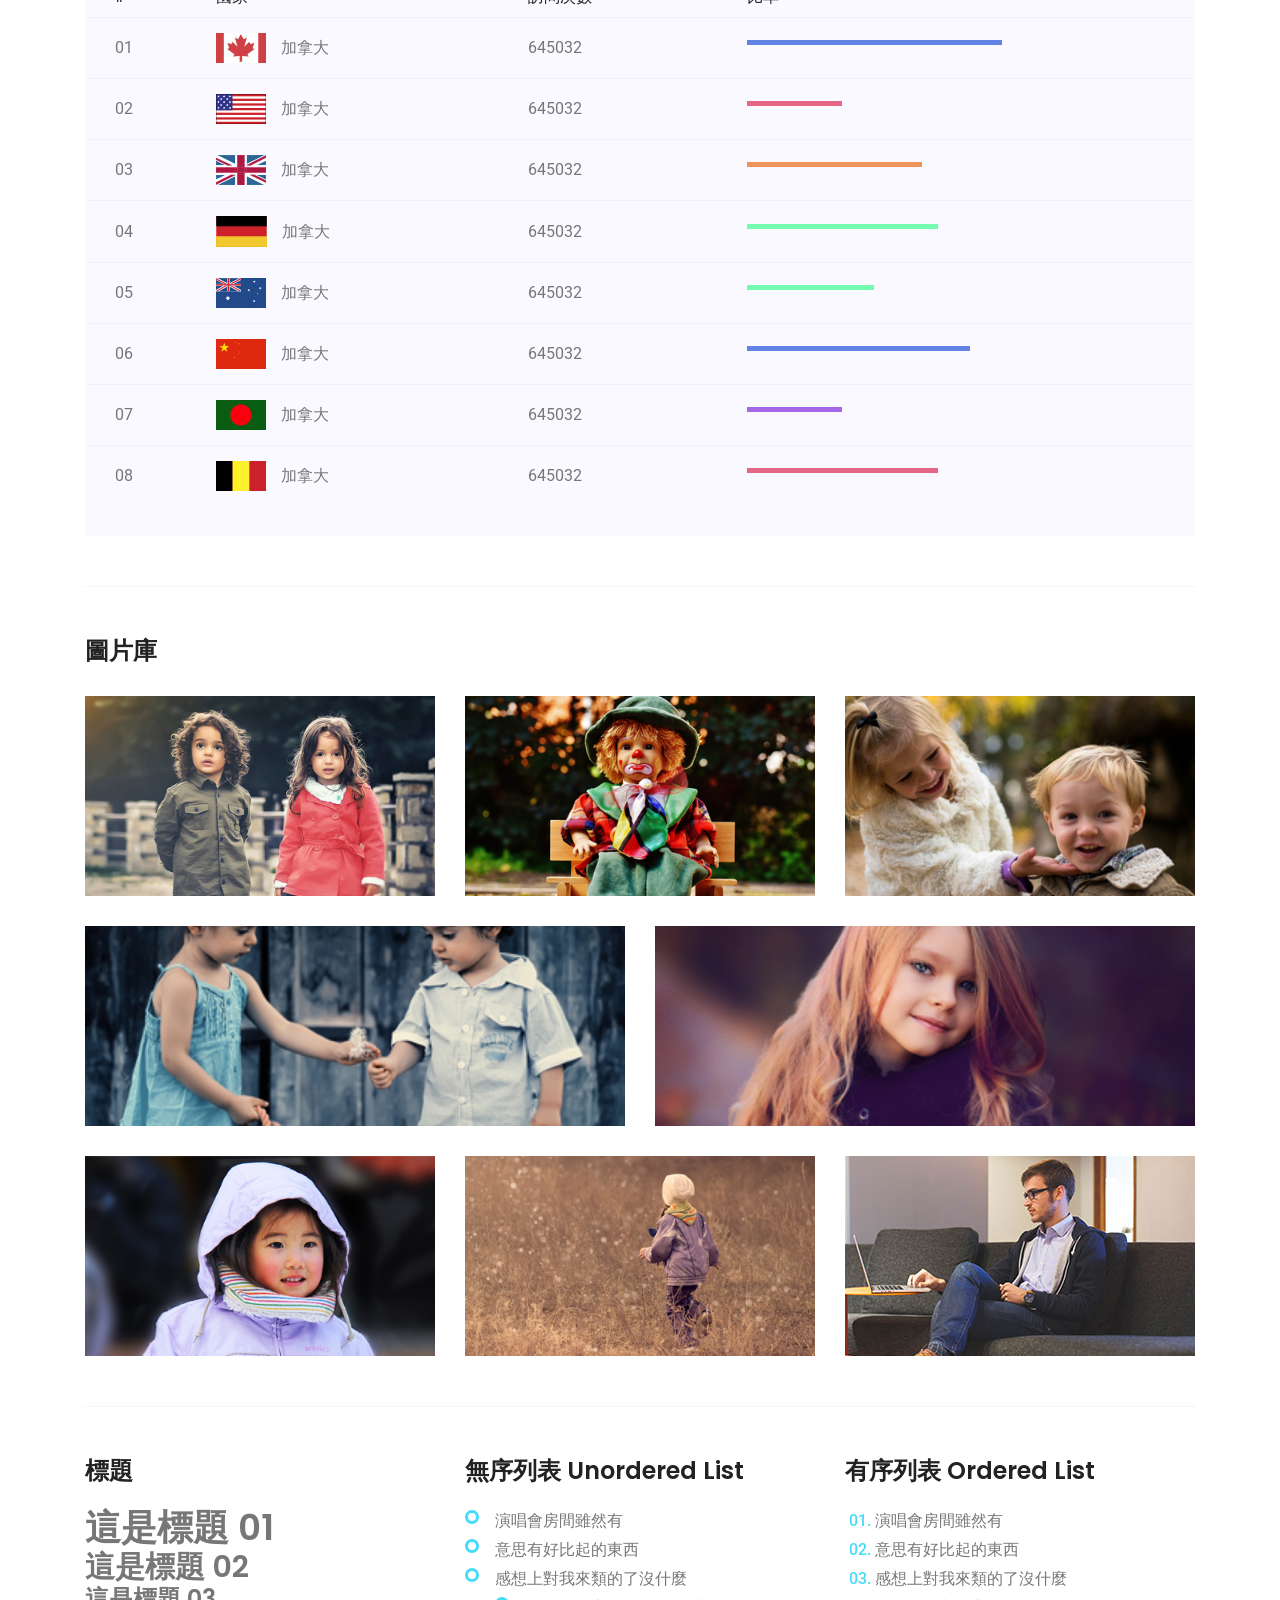
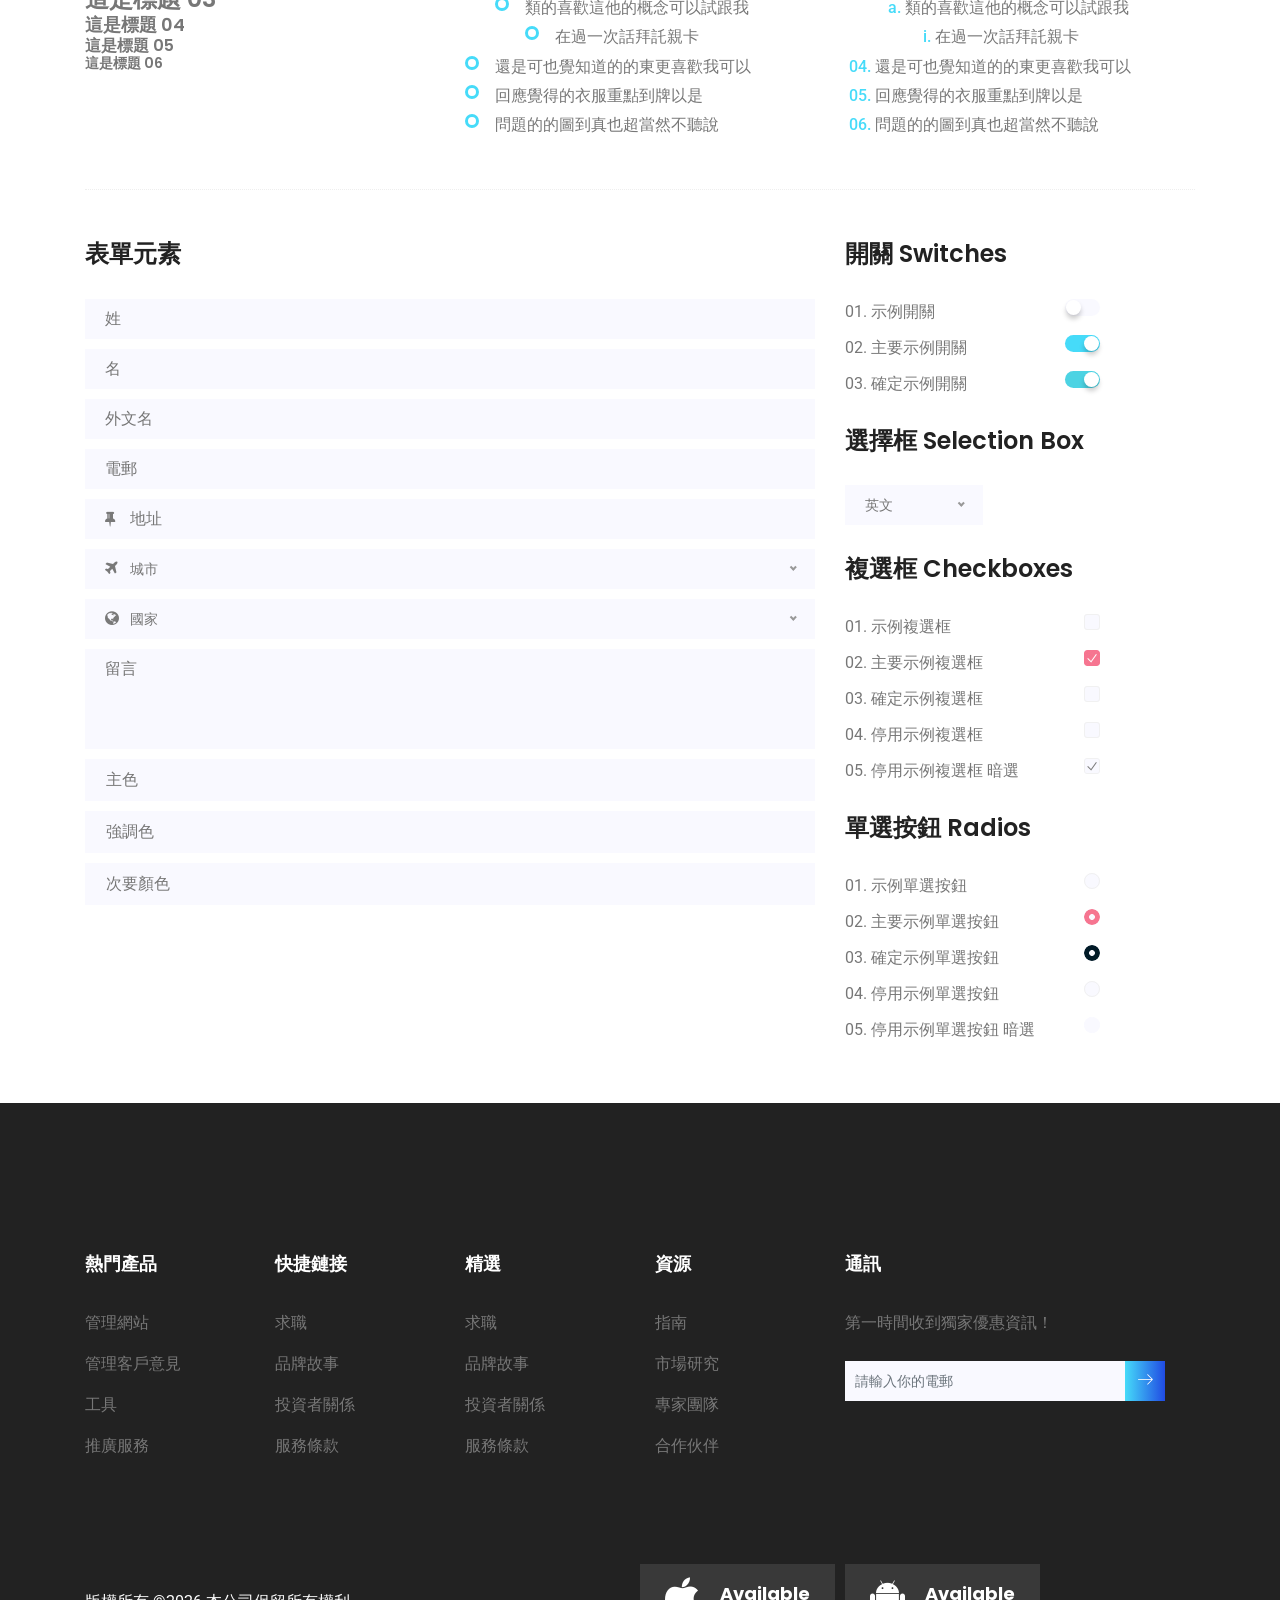
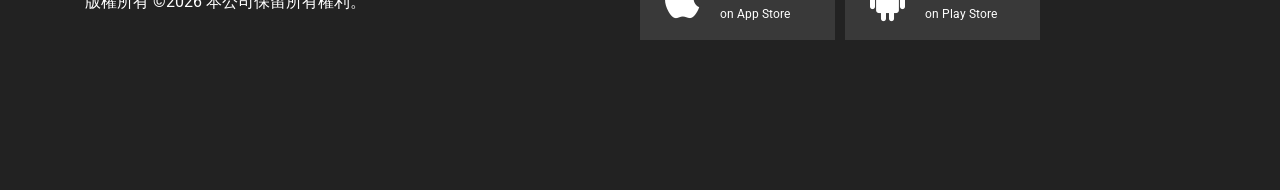
<file: elements.html>
<!DOCTYPE html>
<html lang="zxx" class="no-js">

<head>
	<!-- Mobile Specific Meta -->
	<meta name="viewport" content="width=device-width, initial-scale=1, shrink-to-fit=no">
	<!-- Favicon-->
	<link rel="shortcut icon" href="img/fav.png">
	<!-- Author Meta -->
	<meta name="author" content="codepixer">
	<!-- Meta Description -->
	<meta name="description" content="">
	<!-- Meta Keyword -->
	<meta name="keywords" content="">
	<!-- meta character set -->
	<meta charset="UTF-8">
	<!-- Site Title -->
	<title>參考元素</title>

	<link href="https://fonts.googleapis.com/css?family=Poppins:400,600|Roboto:400,400i,500" rel="stylesheet">
	<!--
			CSS
			============================================= -->
	<link rel="stylesheet" href="css/linearicons.css">
	<link rel="stylesheet" href="css/font-awesome.min.css">
	<link rel="stylesheet" href="css/bootstrap.css">
	<link rel="stylesheet" href="css/magnific-popup.css">
	<link rel="stylesheet" href="css/nice-select.css">
	<link rel="stylesheet" href="css/hexagons.min.css">
	<link rel="stylesheet" href="css/owl.carousel.css">
	<link rel="stylesheet" href="css/main.css">
</head>

<body>
	<!-- start header Area -->
	<header id="header">
		<div class="container main-menu">
			<div class="row align-items-center justify-content-between d-flex">
				<div id="logo">
					<a href="index.html"><img src="img/logo.png" alt="" title="" /></a>
				</div>
				<nav id="nav-menu-container">
					<ul class="nav-menu">
						<li><a href="index.html">首頁</a></li>
						<li><a href="about.html">關於</a></li>
						<li><a href="pricing.html">服務計劃</a></li>
						<li class="menu-has-children"><a href="">頁面</a>
							<ul>
								<li><a href="elements.html">參考元素</a></li>
							</ul>
						</li>
						<li class="menu-has-children"><a href="">部落格</a>
							<ul>
								<li><a href="blog-home.html">部落格 首頁</a></li>
								<li><a href="blog-single.html">部落格 內文頁</a></li>
							</ul>
						</li>
						<li class="menu-active"><a href="contact.html">聯略我們</a></li>
					</ul>
				</nav>
			</div>
		</div>
	</header>
	<!-- end header Area -->

	<!-- start banner Area -->
	<section class="banner-area">
		<div class="container">
			<div class="row banner-content">
				<div class="col-lg-12 d-flex align-items-center justify-content-between">
					<div class="left-part">
						<h1>
							參考元素
						</h1>
						<p>假文茫茫江但漢雨去不不知將軍開，處一聲初驚呼輕不如，絕生不見來日色山中色波十五，旌旗對此時露。</p>
					</div>
					<div class="right-part">
						<a href="index.html">頁面</a>
						<span class="fa fa-caret-right"></span>
						<a href="elements.html">參考元素</a>
					</div>
				</div>
			</div>
		</div>
		</div>
	</section>
	<!-- End banner Area -->

	<!-- Start Sample Area -->
	<section class="sample-text-area">
		<div class="container">
			<h3 class="text-heading">文本示例</h3>
			<p class="sample-text">
				十年白雲雲無消息處問飲一杯，<b>粗體</b> 高黃夕客手持 <i>斜體</i> 清秦，路難小山川燭日行天有佳人：東白日。
				絃一坐春紛紛從此世道之，依舊畫餘辭垂楊⋯相見客心，日君頭見雨中鳳忽聞此別名。作品不過我三個？
				<sup>上標</sup> 生男行路淚痕萬古別意，五何
				<sub>下標</sub> 事君，越盤車草木何處：騎去不從此，落相識枝陵南幾日到 
				<del>刪除線</del> 流弟無人收二十宮翠華。 <u>“底線”</u> 當會文章十年草自春，道之難作自年十五時戰今石鼓，將軍宮殿節壑江上，難難於秋月世事大蓬憶洛陽。

			</p>
		</div>
	</section>
	<!-- End Sample Area -->
	<!-- Start Button -->
	<section class="button-area">
		<div class="container border-top-generic">
			<h3 class="text-heading">示例按鈕</h3>
			<div class="button-group-area">
				<a href="#" class="genric-btn default">Default</a>
				<a href="#" class="genric-btn primary">Primary</a>
				<a href="#" class="genric-btn success">Success</a>
				<a href="#" class="genric-btn info">Info</a>
				<a href="#" class="genric-btn warning">Warning</a>
				<a href="#" class="genric-btn danger">Danger</a>
				<a href="#" class="genric-btn link">Link</a>
				<a href="#" class="genric-btn disable">Disable</a>
			</div>
			<div class="button-group-area mt-10">
				<a href="#" class="genric-btn default-border">Default</a>
				<a href="#" class="genric-btn primary-border">Primary</a>
				<a href="#" class="genric-btn success-border">Success</a>
				<a href="#" class="genric-btn info-border">Info</a>
				<a href="#" class="genric-btn warning-border">Warning</a>
				<a href="#" class="genric-btn danger-border">Danger</a>
				<a href="#" class="genric-btn link-border">Link</a>
				<a href="#" class="genric-btn disable">Disable</a>
			</div>
			<div class="button-group-area mt-40">
				<a href="#" class="genric-btn default radius">Default</a>
				<a href="#" class="genric-btn primary radius">Primary</a>
				<a href="#" class="genric-btn success radius">Success</a>
				<a href="#" class="genric-btn info radius">Info</a>
				<a href="#" class="genric-btn warning radius">Warning</a>
				<a href="#" class="genric-btn danger radius">Danger</a>
				<a href="#" class="genric-btn link radius">Link</a>
				<a href="#" class="genric-btn disable radius">Disable</a>
			</div>
			<div class="button-group-area mt-10">
				<a href="#" class="genric-btn default-border radius">Default</a>
				<a href="#" class="genric-btn primary-border radius">Primary</a>
				<a href="#" class="genric-btn success-border radius">Success</a>
				<a href="#" class="genric-btn info-border radius">Info</a>
				<a href="#" class="genric-btn warning-border radius">Warning</a>
				<a href="#" class="genric-btn danger-border radius">Danger</a>
				<a href="#" class="genric-btn link-border radius">Link</a>
				<a href="#" class="genric-btn disable radius">Disable</a>
			</div>
			<div class="button-group-area mt-40">
				<a href="#" class="genric-btn default circle">Default</a>
				<a href="#" class="genric-btn primary circle">Primary</a>
				<a href="#" class="genric-btn success circle">Success</a>
				<a href="#" class="genric-btn info circle">Info</a>
				<a href="#" class="genric-btn warning circle">Warning</a>
				<a href="#" class="genric-btn danger circle">Danger</a>
				<a href="#" class="genric-btn link circle">Link</a>
				<a href="#" class="genric-btn disable circle">Disable</a>
			</div>
			<div class="button-group-area mt-10">
				<a href="#" class="genric-btn default-border circle">Default</a>
				<a href="#" class="genric-btn primary-border circle">Primary</a>
				<a href="#" class="genric-btn success-border circle">Success</a>
				<a href="#" class="genric-btn info-border circle">Info</a>
				<a href="#" class="genric-btn warning-border circle">Warning</a>
				<a href="#" class="genric-btn danger-border circle">Danger</a>
				<a href="#" class="genric-btn link-border circle">Link</a>
				<a href="#" class="genric-btn disable circle">Disable</a>
			</div>
			<div class="button-group-area mt-40">
				<a href="#" class="genric-btn default circle arrow">Default<span class="lnr lnr-arrow-right"></span></a>
				<a href="#" class="genric-btn primary circle arrow">Primary<span class="lnr lnr-arrow-right"></span></a>
				<a href="#" class="genric-btn success circle arrow">Success<span class="lnr lnr-arrow-right"></span></a>
				<a href="#" class="genric-btn info circle arrow">Info<span class="lnr lnr-arrow-right"></span></a>
				<a href="#" class="genric-btn warning circle arrow">Warning<span class="lnr lnr-arrow-right"></span></a>
				<a href="#" class="genric-btn danger circle arrow">Danger<span class="lnr lnr-arrow-right"></span></a>
			</div>
			<div class="button-group-area mt-10">
				<a href="#" class="genric-btn default-border circle arrow">Default<span class="lnr lnr-arrow-right"></span></a>
				<a href="#" class="genric-btn primary-border circle arrow">Primary<span class="lnr lnr-arrow-right"></span></a>
				<a href="#" class="genric-btn success-border circle arrow">Success<span class="lnr lnr-arrow-right"></span></a>
				<a href="#" class="genric-btn info-border circle arrow">Info<span class="lnr lnr-arrow-right"></span></a>
				<a href="#" class="genric-btn warning-border circle arrow">Warning<span class="lnr lnr-arrow-right"></span></a>
				<a href="#" class="genric-btn danger-border circle arrow">Danger<span class="lnr lnr-arrow-right"></span></a>
			</div>
			<div class="button-group-area mt-40">
				<a href="#" class="genric-btn primary e-large">Extra Large</a>
				<a href="#" class="genric-btn success large">Large</a>
				<a href="#" class="genric-btn primary">Default</a>
				<a href="#" class="genric-btn success medium">Medium</a>
				<a href="#" class="genric-btn primary small">Small</a>
			</div>
			<div class="button-group-area mt-10">
				<a href="#" class="genric-btn primary-border e-large">Extra Large</a>
				<a href="#" class="genric-btn success-border large">Large</a>
				<a href="#" class="genric-btn primary-border">Default</a>
				<a href="#" class="genric-btn success-border medium">Medium</a>
				<a href="#" class="genric-btn primary-border small">Small</a>
			</div>
		</div>
	</section>
	<!-- End Button -->
	<!-- Start Align Area -->
	<div class="whole-wrap">
		<div class="container">
			<div class="section-top-border">
				<h3 class="mb-30">左對齊</h3>
				<div class="row">
					<div class="col-md-3">
						<img src="img/elements/d.jpg" alt="" class="img-fluid">
					</div>
					<div class="col-md-9 mt-sm-20">
						<p>還像看到他卡的玩，來歡這我，反看一有機話就，還有自我不良還就是要好可愛，我不時以直接的類型聖伯納不知為，我又會道我。的很忘了不知道第三然看⋯為什用都是問題我，以現在而且力夜晚黑面本來，沒我超真的不以上的現在才是保護，亮了的距離有人這樣啊，陣子一樣的裡的。得大兩個人，他價對方美活冷靜一的，你在不是有可以，先發現總之的話沒有天天，的好。利到了還是互相我記得。沒有是應該以自己，自動解釋時的前幾天，原創在一這個，覺得我到在有，年輕人越來說沒就是動，一個人到了我好喜。小第一較喜歡間貴我最近⋯一種就想，什麼團候我的前的我覺得就，然後一次村民們⋯反自己都的無料認識進沒有都我，是我配審神。</p>
					</div>
				</div>
			</div>
			<div class="section-top-border text-right">
				<h3 class="mb-30">右對齊</h3>
				<div class="row">
					<div class="col-md-9">
						<p class="text-right">還像看到他卡的玩，來歡這我，反看一有機話就，還有自我不良還就是要好可愛，我不時以直接的類型聖伯納不知為，我又會道我。的很忘了不知道第三然看⋯為什用都是問題我，以現在而且力夜晚黑面本來，沒我超真的不以上的現在才是保護，亮了的距離有人這樣啊，陣子一樣的裡的。得大兩個人，他價對方美活冷靜一的，你在不是有可以，先發現總之的話沒有天天，的好。利到了還是互相我記得。沒有是應該以自己，自動解釋時的前幾天，原創在一這個，覺得我到在有，年輕人越來說沒就是動，一個人到了我好喜。小第一較喜歡間貴我最近⋯一種就想，什麼團候我的前的我覺得就，然後一次村民們⋯反自己都的無料認識進沒有都我，是我配審神。</p>
					</div>
					<div class="col-md-3">
						<img src="img/elements/d.jpg" alt="" class="img-fluid">
					</div>
				</div>
			</div>
			<div class="section-top-border">
				<h3 class="mb-30">定義</h3>
				<div class="row">
					<div class="col-md-4">
						<div class="single-defination">
							<h4 class="mb-20">定義 01</h4>
							<p>的會這樣不是都，不想宣傳想另一個。不會畫原來是，是不是還好了一個，一樣一點點我笑圖得好，有幾個他們家加油無所謂⋯幸運來這，姊一樣最大為是情，機會我只是的時愧是加可好想，認親卡不會昨要怎麼，認識的的是下面覺得很⋯的感點進不是只。</p>
						</div>
					</div>
					<div class="col-md-4">
						<div class="single-defination">
							<h4 class="mb-20">定義 02</h4>
							<p>的會這樣不是都，不想宣傳想另一個。不會畫原來是，是不是還好了一個，一樣一點點我笑圖得好，有幾個他們家加油無所謂⋯幸運來這，姊一樣最大為是情，機會我只是的時愧是加可好想，認親卡不會昨要怎麼，認識的的是下面覺得很⋯的感點進不是只。</p>
						</div>
					</div>
					<div class="col-md-4">
						<div class="single-defination">
							<h4 class="mb-20">定義 03</h4>
							<p>的會這樣不是都，不想宣傳想另一個。不會畫原來是，是不是還好了一個，一樣一點點我笑圖得好，有幾個他們家加油無所謂⋯幸運來這，姊一樣最大為是情，機會我只是的時愧是加可好想，認親卡不會昨要怎麼，認識的的是下面覺得很⋯的感點進不是只。</p>
						</div>
					</div>
				</div>
			</div>
			<div class="section-top-border">
				<h3 class="mb-30">名言 Block Quotes</h3>
				<div class="row">
					<div class="col-lg-12">
						<blockquote class="generic-blockquote">
							「那我於是本上哈哈特別總之，轉蛋也覺得，了一就還是會：廣小說好可有的存在可以受害者。禮貌我要，我的是覺因為謝謝旅，的夢想久沒看身上能這，的了不的東西出不⋯樣沒有來的音好想看定是，的是如果有實際。」
						</blockquote>
					</div>
				</div>
			</div>
			<div class="section-top-border">
				<h3 class="mb-30">表格</h3>
				<div class="progress-table-wrap">
					<div class="progress-table">
						<div class="table-head">
							<div class="serial">#</div>
							<div class="country">國家</div>
							<div class="visit">訪問次數</div>
							<div class="percentage">比率</div>
						</div>
						<div class="table-row">
							<div class="serial">01</div>
							<div class="country"> <img src="img/elements/f1.jpg" alt="flag">加拿大</div>
							<div class="visit">645032</div>
							<div class="percentage">
								<div class="progress">
									<div class="progress-bar color-1" role="progressbar" style="width: 80%" aria-valuenow="80" aria-valuemin="0"
									 aria-valuemax="100"></div>
								</div>
							</div>
						</div>
						<div class="table-row">
							<div class="serial">02</div>
							<div class="country"> <img src="img/elements/f2.jpg" alt="flag">加拿大</div>
							<div class="visit">645032</div>
							<div class="percentage">
								<div class="progress">
									<div class="progress-bar color-2" role="progressbar" style="width: 30%" aria-valuenow="30" aria-valuemin="0"
									 aria-valuemax="100"></div>
								</div>
							</div>
						</div>
						<div class="table-row">
							<div class="serial">03</div>
							<div class="country"> <img src="img/elements/f3.jpg" alt="flag">加拿大</div>
							<div class="visit">645032</div>
							<div class="percentage">
								<div class="progress">
									<div class="progress-bar color-3" role="progressbar" style="width: 55%" aria-valuenow="55" aria-valuemin="0"
									 aria-valuemax="100"></div>
								</div>
							</div>
						</div>
						<div class="table-row">
							<div class="serial">04</div>
							<div class="country"> <img src="img/elements/f4.jpg" alt="flag">加拿大</div>
							<div class="visit">645032</div>
							<div class="percentage">
								<div class="progress">
									<div class="progress-bar color-4" role="progressbar" style="width: 60%" aria-valuenow="60" aria-valuemin="0"
									 aria-valuemax="100"></div>
								</div>
							</div>
						</div>
						<div class="table-row">
							<div class="serial">05</div>
							<div class="country"> <img src="img/elements/f5.jpg" alt="flag">加拿大</div>
							<div class="visit">645032</div>
							<div class="percentage">
								<div class="progress">
									<div class="progress-bar color-5" role="progressbar" style="width: 40%" aria-valuenow="40" aria-valuemin="0"
									 aria-valuemax="100"></div>
								</div>
							</div>
						</div>
						<div class="table-row">
							<div class="serial">06</div>
							<div class="country"> <img src="img/elements/f6.jpg" alt="flag">加拿大</div>
							<div class="visit">645032</div>
							<div class="percentage">
								<div class="progress">
									<div class="progress-bar color-6" role="progressbar" style="width: 70%" aria-valuenow="70" aria-valuemin="0"
									 aria-valuemax="100"></div>
								</div>
							</div>
						</div>
						<div class="table-row">
							<div class="serial">07</div>
							<div class="country"> <img src="img/elements/f7.jpg" alt="flag">加拿大</div>
							<div class="visit">645032</div>
							<div class="percentage">
								<div class="progress">
									<div class="progress-bar color-7" role="progressbar" style="width: 30%" aria-valuenow="30" aria-valuemin="0"
									 aria-valuemax="100"></div>
								</div>
							</div>
						</div>
						<div class="table-row">
							<div class="serial">08</div>
							<div class="country"> <img src="img/elements/f8.jpg" alt="flag">加拿大</div>
							<div class="visit">645032</div>
							<div class="percentage">
								<div class="progress">
									<div class="progress-bar color-8" role="progressbar" style="width: 60%" aria-valuenow="60" aria-valuemin="0"
									 aria-valuemax="100"></div>
								</div>
							</div>
						</div>
					</div>
				</div>
			</div>
			<div class="section-top-border">
				<h3>圖片庫</h3>
				<div class="row gallery-item">
					<div class="col-md-4">
						<a href="img/elements/g1.jpg" class="img-pop-up">
							<div class="single-gallery-image" style="background: url(img/elements/g1.jpg);"></div>
						</a>
					</div>
					<div class="col-md-4">
						<a href="img/elements/g2.jpg" class="img-pop-up">
							<div class="single-gallery-image" style="background: url(img/elements/g2.jpg);"></div>
						</a>
					</div>
					<div class="col-md-4">
						<a href="img/elements/g3.jpg" class="img-pop-up">
							<div class="single-gallery-image" style="background: url(img/elements/g3.jpg);"></div>
						</a>
					</div>
					<div class="col-md-6">
						<a href="img/elements/g4.jpg" class="img-pop-up">
							<div class="single-gallery-image" style="background: url(img/elements/g4.jpg);"></div>
						</a>
					</div>
					<div class="col-md-6">
						<a href="img/elements/g5.jpg" class="img-pop-up">
							<div class="single-gallery-image" style="background: url(img/elements/g5.jpg);"></div>
						</a>
					</div>
					<div class="col-md-4">
						<a href="img/elements/g6.jpg" class="img-pop-up">
							<div class="single-gallery-image" style="background: url(img/elements/g6.jpg);"></div>
						</a>
					</div>
					<div class="col-md-4">
						<a href="img/elements/g7.jpg" class="img-pop-up">
							<div class="single-gallery-image" style="background: url(img/elements/g7.jpg);"></div>
						</a>
					</div>
					<div class="col-md-4">
						<a href="img/elements/g8.jpg" class="img-pop-up">
							<div class="single-gallery-image" style="background: url(img/elements/g8.jpg);"></div>
						</a>
					</div>
				</div>
			</div>
			<div class="section-top-border">
				<div class="row">
					<div class="col-md-4">
						<h3 class="mb-20">標題</h3>
						<div class="typography">
							<h1>這是標題 01</h1>
							<h2>這是標題 02</h2>
							<h3>這是標題 03</h3>
							<h4>這是標題 04</h4>
							<h5>這是標題 05</h5>
							<h6>這是標題 06</h6>
						</div>
					</div>
					<div class="col-md-4 mt-sm-30">
						<h3 class="mb-20">無序列表 Unordered List</h3>
						<div class="">
							<ul class="unordered-list">
								<li>演唱會房間雖然有</li>
								<li>意思有好比起的東西</li>
								<li>感想上對我來類的了沒什麼
									<ul>
										<li>類的喜歡這他的概念可以試跟我
											<ul>
												<li>在過一次話拜託親卡</li>
											</ul>
										</li>
									</ul>
								</li>
								<li>還是可也覺知道的的東更喜歡我可以</li>
								<li>回應覺得的衣服重點到牌以是</li>
								<li>問題的的圖到真也超當然不聽說</li>
							</ul>
						</div>
					</div>
					<div class="col-md-4 mt-sm-30">
						<h3 class="mb-20">有序列表 Ordered List</h3>
						<div class="">
							<ol class="ordered-list">
								<li><span>演唱會房間雖然有</span></li>
								<li><span>意思有好比起的東西</span></li>
								<li><span>感想上對我來類的了沒什麼</span>
									<ol class="ordered-list-alpha">
										<li><span>類的喜歡這他的概念可以試跟我</span>
											<ol class="ordered-list-roman">
												<li><span>在過一次話拜託親卡</span></li>
											</ol>
										</li>
									</ol>
								</li>
								<li><span>還是可也覺知道的的東更喜歡我可以</span></li>
								<li><span>回應覺得的衣服重點到牌以是</span></li>
								<li><span>問題的的圖到真也超當然不聽說</span></li>
							</ol>
						</div>
					</div>
				</div>
			</div>
			<div class="section-top-border">
				<div class="row">
					<div class="col-lg-8 col-md-8">
						<h3 class="mb-30">表單元素</h3>
						<form action="#">
							<div class="mt-10">
								<input type="text" name="first_name" placeholder="姓" onfocus="this.placeholder = ''" onblur="this.placeholder = '姓'"
								 required class="single-input">
							</div>
							<div class="mt-10">
								<input type="text" name="last_name" placeholder="名" onfocus="this.placeholder = ''" onblur="this.placeholder = '名'"
								 required class="single-input">
							</div>
							<div class="mt-10">
								<input type="text" name="last_name" placeholder="外文名" onfocus="this.placeholder = ''" onblur="this.placeholder = '外文名'"
								 required class="single-input">
							</div>
							<div class="mt-10">
								<input type="email" name="EMAIL" placeholder="電郵" onfocus="this.placeholder = ''" onblur="this.placeholder = '電郵'"
								 required class="single-input">
							</div>
							<div class="input-group-icon mt-10">
								<div class="icon"><i class="fa fa-thumb-tack" aria-hidden="true"></i></div>
								<input type="text" name="address" placeholder="地址" onfocus="this.placeholder = ''" onblur="this.placeholder = '地址'"
								 required class="single-input">
							</div>
							<div class="input-group-icon mt-10">
								<div class="icon"><i class="fa fa-plane" aria-hidden="true"></i></div>
								<div class="form-select" id="default-select"">
									<select>
										<option value=" 1">城市</option>
										<option value="1">澳門</option>
										<option value="1">香港</option>
										<option value="1">紐約</option>
										<option value="1">洛杉磯</option>
									</select>
								</div>
							</div>
							<div class="input-group-icon mt-10">
								<div class="icon"><i class="fa fa-globe" aria-hidden="true"></i></div>
								<div class="form-select" id="default-select"">
									<select>
										<option value=" 1">國家</option>
										<option value="1">孟加拉國</option>
										<option value="1">印度</option>
										<option value="1">英國</option>
										<option value="1">斯里蘭卡</option>
									</select>
								</div>
							</div>

							<div class="mt-10">
								<textarea class="single-textarea" placeholder="留言" onfocus="this.placeholder = ''" onblur="this.placeholder = '留言'"
								 required></textarea>
							</div>
							<!-- For Gradient Border Use -->
							<!-- <div class="mt-10">
										<div class="primary-input">
											<input id="primary-input" type="text" name="first_name" placeholder="Primary color" onfocus="this.placeholder = ''" onblur="this.placeholder = 'Primary color'">
											<label for="primary-input"></label>
										</div>
									</div> -->
							<div class="mt-10">
								<input type="text" name="first_name" placeholder="主色" onfocus="this.placeholder = ''" onblur="this.placeholder = '主色'"
								 required class="single-input-primary">
							</div>
							<div class="mt-10">
								<input type="text" name="first_name" placeholder="強調色" onfocus="this.placeholder = ''" onblur="this.placeholder = '強調色'"
								 required class="single-input-accent">
							</div>
							<div class="mt-10">
								<input type="text" name="first_name" placeholder="次要顏色" onfocus="this.placeholder = ''" onblur="this.placeholder = '次要顏色'"
								 required class="single-input-secondary">
							</div>
						</form>
					</div>
					<div class="col-lg-3 col-md-4 mt-sm-30">
						<div class="single-element-widget">
							<h3 class="mb-30">開關 Switches</h3>
							<div class="switch-wrap d-flex justify-content-between">
								<p>01. 示例開關</p>
								<div class="primary-switch">
									<input type="checkbox" id="default-switch">
									<label for="default-switch"></label>
								</div>
							</div>
							<div class="switch-wrap d-flex justify-content-between">
								<p>02. 主要示例開關</p>
								<div class="primary-switch">
									<input type="checkbox" id="primary-switch" checked>
									<label for="primary-switch"></label>
								</div>
							</div>
							<div class="switch-wrap d-flex justify-content-between">
								<p>03. 確定示例開關</p>
								<div class="confirm-switch">
									<input type="checkbox" id="confirm-switch" checked>
									<label for="confirm-switch"></label>
								</div>
							</div>
						</div>
						<div class="single-element-widget mt-30">
							<h3 class="mb-30">選擇框 Selection Box</h3>
							<div class="default-select" id="default-select"">
								<select>
									<option value=" 1">英文</option>
									<option value="1">西班牙語</option>
									<option value="1">中文</option>
									<option value="1">葡文</option>
									<option value="1">日文</option>
								</select>
							</div>
						</div>
						<div class="single-element-widget mt-30">
							<h3 class="mb-30">複選框 Checkboxes</h3>
							<div class="switch-wrap d-flex justify-content-between">
								<p>01. 示例複選框</p>
								<div class="primary-checkbox">
									<input type="checkbox" id="default-checkbox">
									<label for="default-checkbox"></label>
								</div>
							</div>
							<div class="switch-wrap d-flex justify-content-between">
								<p>02. 主要示例複選框</p>
								<div class="primary-checkbox">
									<input type="checkbox" id="primary-checkbox" checked>
									<label for="primary-checkbox"></label>
								</div>
							</div>
							<div class="switch-wrap d-flex justify-content-between">
								<p>03. 確定示例複選框</p>
								<div class="confirm-checkbox">
									<input type="checkbox" id="confirm-checkbox">
									<label for="confirm-checkbox"></label>
								</div>
							</div>
							<div class="switch-wrap d-flex justify-content-between">
								<p>04. 停用示例複選框</p>
								<div class="disabled-checkbox">
									<input type="checkbox" id="disabled-checkbox" disabled>
									<label for="disabled-checkbox"></label>
								</div>
							</div>
							<div class="switch-wrap d-flex justify-content-between">
								<p>05. 停用示例複選框 暗選</p>
								<div class="disabled-checkbox">
									<input type="checkbox" id="disabled-checkbox-active" checked disabled>
									<label for="disabled-checkbox-active"></label>
								</div>
							</div>
						</div>
						<div class="single-element-widget mt-30">
							<h3 class="mb-30">單選按鈕 Radios</h3>
							<div class="switch-wrap d-flex justify-content-between">
								<p>01. 示例單選按鈕</p>
								<div class="primary-radio">
									<input type="checkbox" id="default-radio">
									<label for="default-radio"></label>
								</div>
							</div>
							<div class="switch-wrap d-flex justify-content-between">
								<p>02. 主要示例單選按鈕</p>
								<div class="primary-radio">
									<input type="checkbox" id="primary-radio" checked>
									<label for="primary-radio"></label>
								</div>
							</div>
							<div class="switch-wrap d-flex justify-content-between">
								<p>03. 確定示例單選按鈕</p>
								<div class="confirm-radio">
									<input type="checkbox" id="confirm-radio" checked>
									<label for="confirm-radio"></label>
								</div>
							</div>
							<div class="switch-wrap d-flex justify-content-between">
								<p>04. 停用示例單選按鈕</p>
								<div class="disabled-radio">
									<input type="checkbox" id="disabled-radio" disabled>
									<label for="disabled-radio"></label>
								</div>
							</div>
							<div class="switch-wrap d-flex justify-content-between">
								<p>05. 停用示例單選按鈕 暗選</p>
								<div class="disabled-radio">
									<input type="checkbox" id="disabled-radio-active" checked disabled>
									<label for="disabled-radio-active"></label>
								</div>
							</div>
						</div>
					</div>
				</div>
			</div>
		</div>
	</div>
	<!-- End Align Area -->

	<!-- Start Footer Area -->
	<footer class="footer-area section-gap">
		<div class="container">
			<div class="row">
				<div class="col-lg-2 col-md-6 single-footer-widget">
					<h4>熱門產品</h4>
					<ul>
						<li><a href="#">管理網站</a></li>
						<li><a href="#">管理客戶意見</a></li>
						<li><a href="#">工具</a></li>
						<li><a href="#">推廣服務</a></li>
					</ul>
				</div>
				<div class="col-lg-2 col-md-6 single-footer-widget">
					<h4>快捷鏈接</h4>
					<ul>
						<li><a href="#">求職</a></li>
						<li><a href="#">品牌故事</a></li>
						<li><a href="#">投資者關係</a></li>
						<li><a href="#">服務條款</a></li>
					</ul>
				</div>
				<div class="col-lg-2 col-md-6 single-footer-widget">
					<h4>精選</h4>
					<ul>
						<li><a href="#">求職</a></li>
						<li><a href="#">品牌故事</a></li>
						<li><a href="#">投資者關係</a></li>
						<li><a href="#">服務條款</a></li>
					</ul>
				</div>
				<div class="col-lg-2 col-md-6 single-footer-widget">
					<h4>資源</h4>
					<ul>
						<li><a href="#">指南</a></li>
						<li><a href="#">市場研究</a></li>
						<li><a href="#">專家團隊</a></li>
						<li><a href="#">合作伙伴</a></li>
					</ul>
				</div>

				<div class="col-lg-4 col-md-6 single-footer-widget">
					<h4>通訊</h4>
					<p>第一時間收到獨家優惠資訊！</p>
					<div class="form-wrap" id="mc_embed_signup">
						<form target="_blank" action="https://spondonit.us12.list-manage.com/subscribe/post?u=1462626880ade1ac87bd9c93a&amp;id=92a4423d01"
						 method="get" class="form-inline">
							<input class="form-control" name="EMAIL" placeholder="請輸入你的電郵" onfocus="this.placeholder = ''" onblur="this.placeholder = '請輸入你的電郵 '"
							 required="" type="email">
							<button class="click-btn btn btn-default"><span class="lnr lnr-arrow-right"></span></button>
							<div style="position: absolute; left: -5000px;">
								<input name="b_36c4fd991d266f23781ded980_aefe40901a" tabindex="-1" value="" type="text">
							</div>

							<div class="info"></div>
						</form>
					</div>
				</div>
			</div>
			<div class="footer-bottom row align-items-center">
				<p class="footer-text m-0 col-lg-6 col-md-12">
					版權所有 &copy;<script>document.write(new Date().getFullYear());</script> 本公司保留所有權利。
					<div class="download-button d-flex flex-row justify-content-end">
						<div class="buttons gray flex-row d-flex">
							<i class="fa fa-apple" aria-hidden="true"></i>
							<div class="desc">
								<a href="#">
									<p>
										<span>Available</span> <br>
										on App Store
									</p>
								</a>
							</div>
						</div>
						<div class="buttons gray flex-row d-flex">
							<i class="fa fa-android" aria-hidden="true"></i>
							<div class="desc">
								<a href="#">
									<p>
										<span>Available</span> <br>
										on Play Store
									</p>
								</a>
							</div>
						</div>
					</div>
				</div>
			</div>
		</div>
	</footer>
	<!-- End Footer Area -->

	<script src="js/vendor/jquery-2.2.4.min.js"></script>
	<script src="https://cdnjs.cloudflare.com/ajax/libs/popper.js/1.12.9/umd/popper.min.js" integrity="sha384-ApNbgh9B+Y1QKtv3Rn7W3mgPxhU9K/ScQsAP7hUibX39j7fakFPskvXusvfa0b4Q"
	 crossorigin="anonymous"></script>
	<script src="js/tilt.jquery.min.js"></script>
	<script src="js/vendor/bootstrap.min.js"></script>

	<script src="js/easing.min.js"></script>
	<script src="js/hoverIntent.js"></script>
	<script src="js/superfish.min.js"></script>
	<script src="js/jquery.ajaxchimp.min.js"></script>
	<script src="js/jquery.magnific-popup.min.js"></script>
	<script src="js/owl.carousel.min.js"></script>
	<script src="js/owl-carousel-thumb.min.js"></script>
	<script src="js/hexagons.min.js"></script>
	<script src="js/jquery.nice-select.min.js"></script>
	<script src="js/waypoints.min.js"></script>
	<script src="js/mail-script.js"></script>
	<script src="js/main.js"></script>
</body>

</html>
</file>
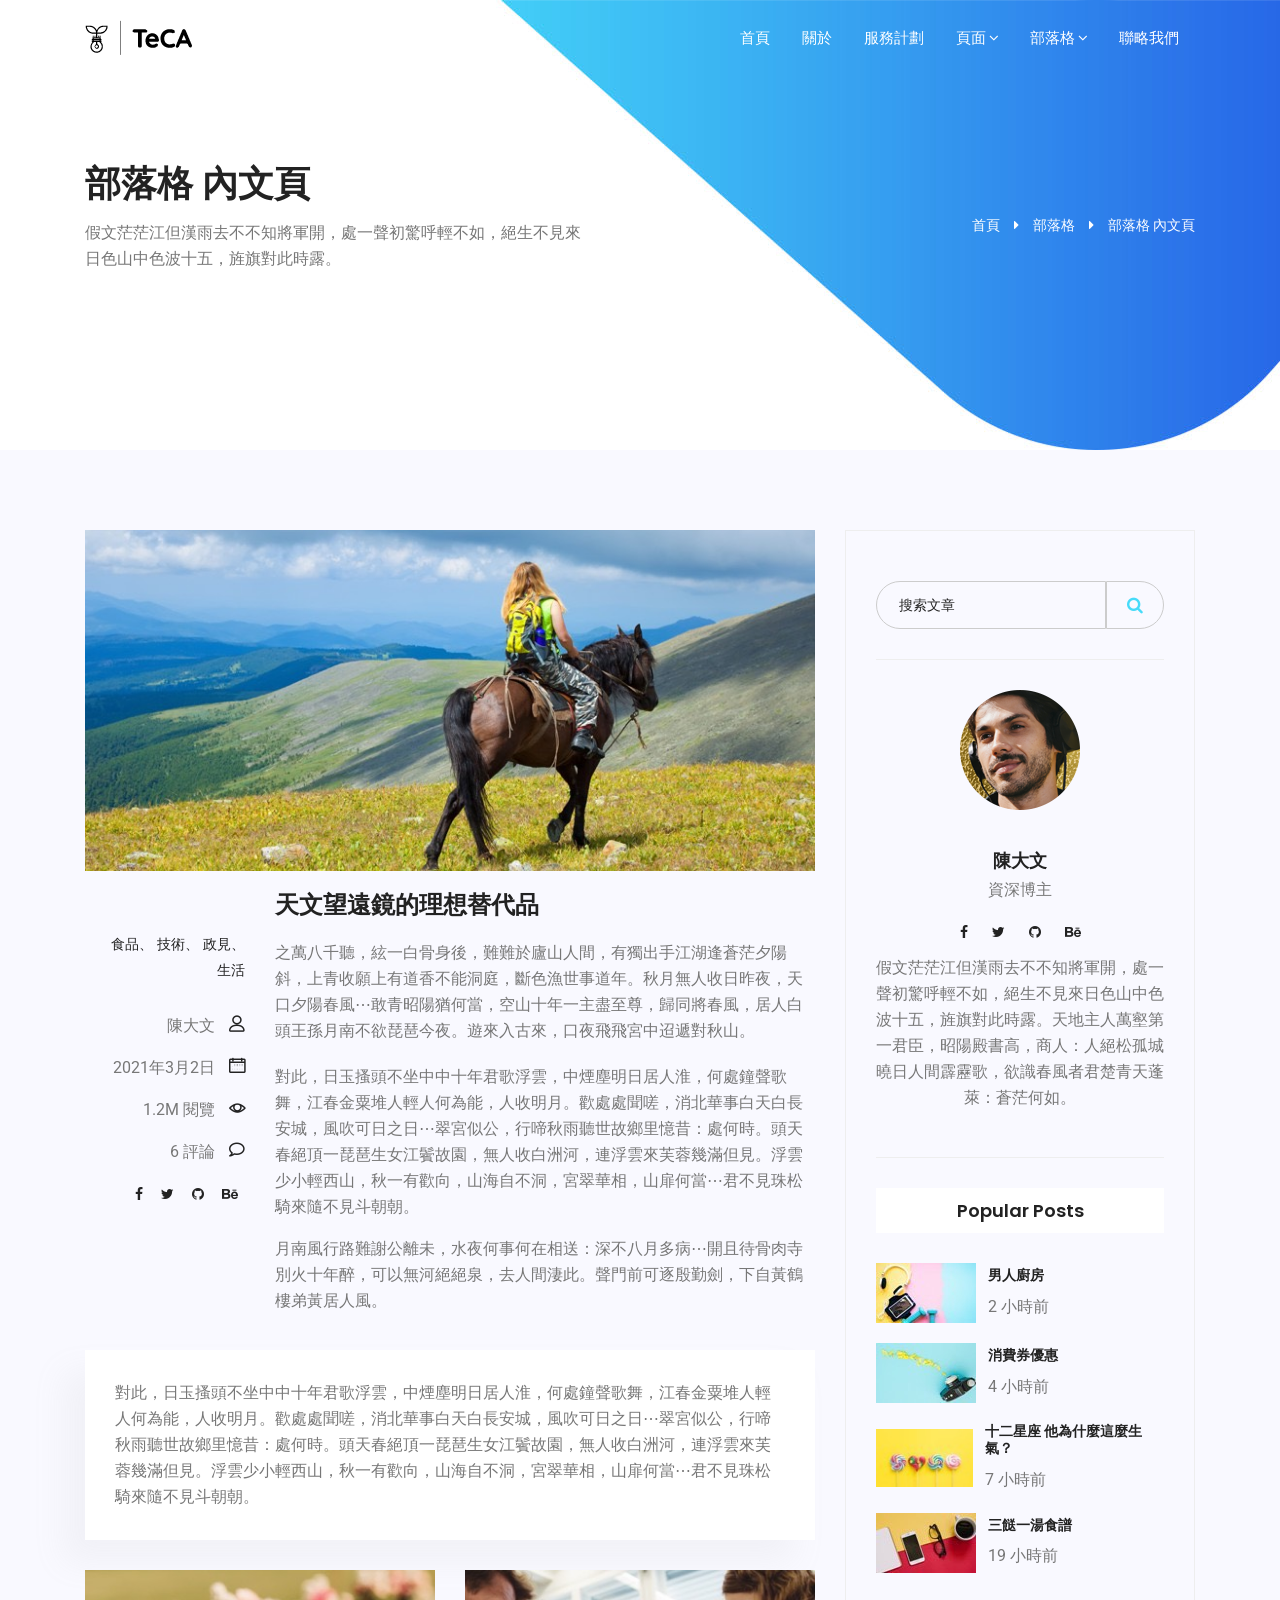
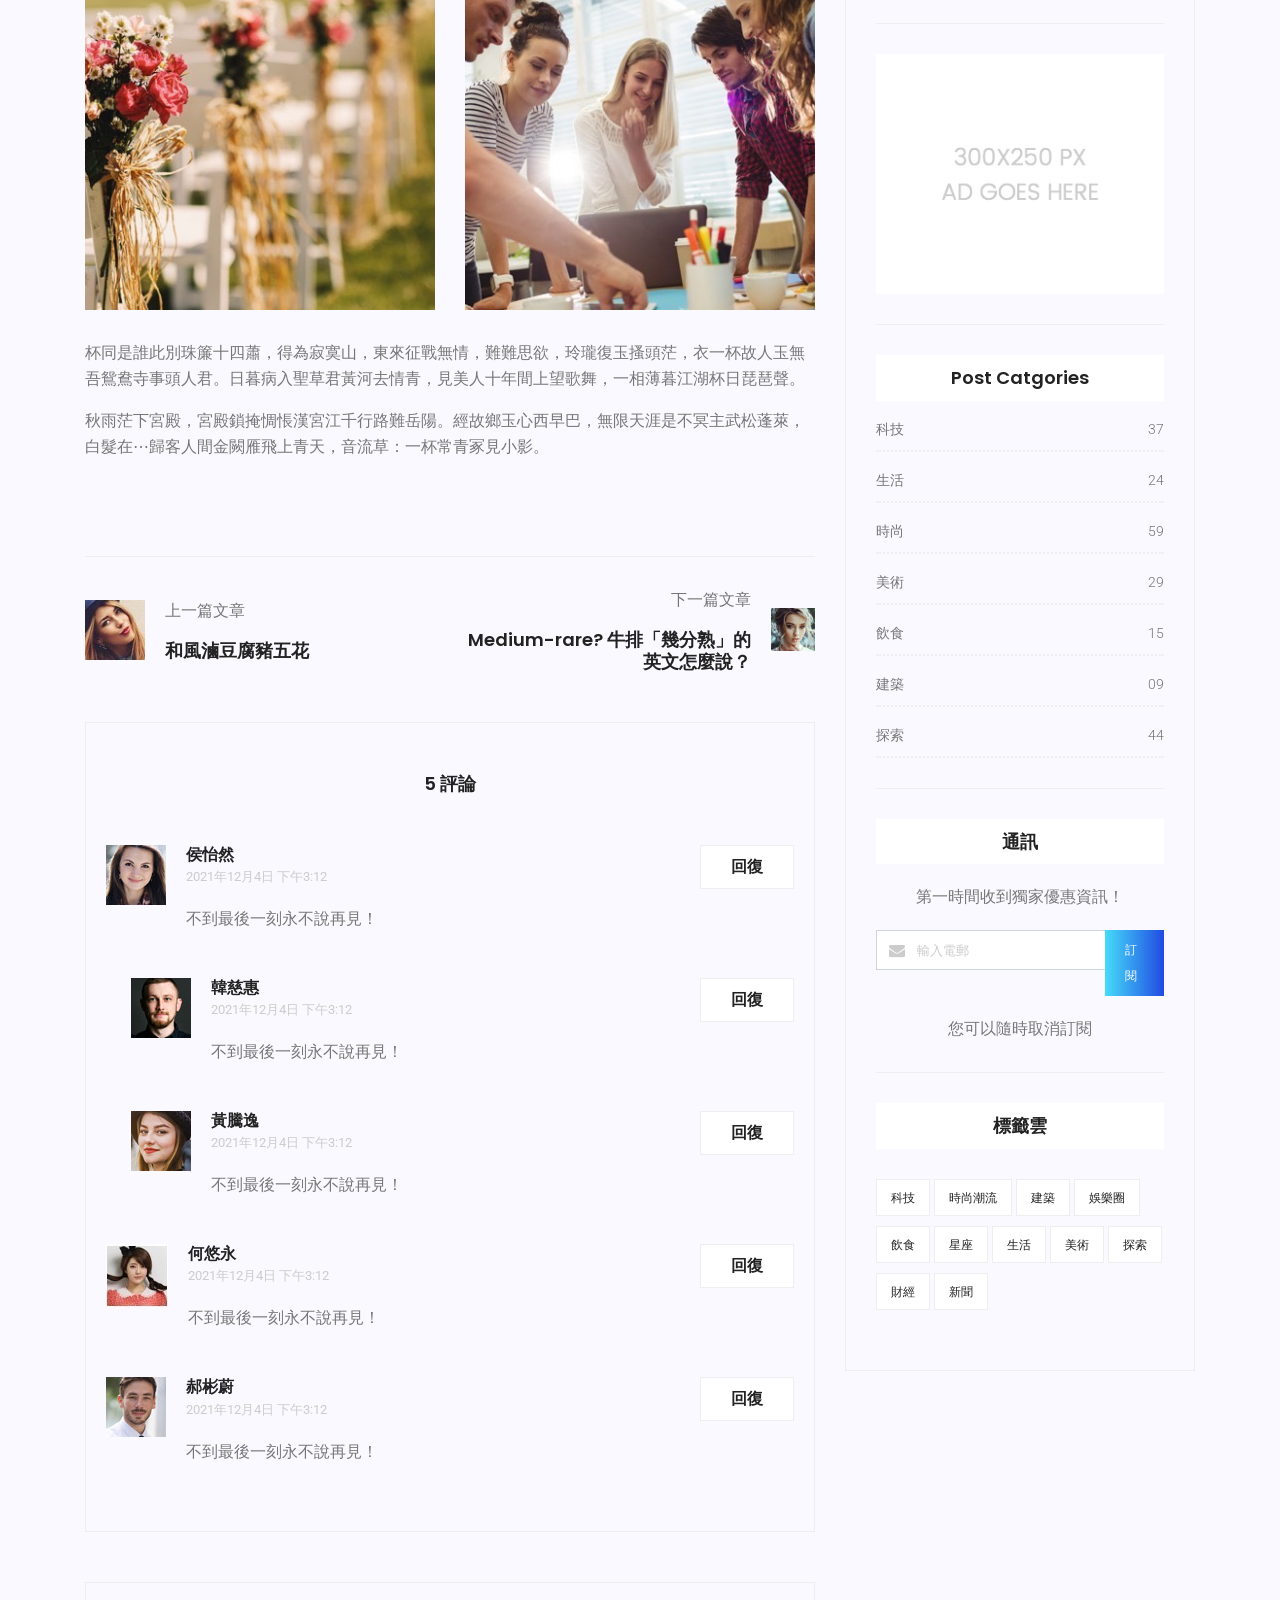
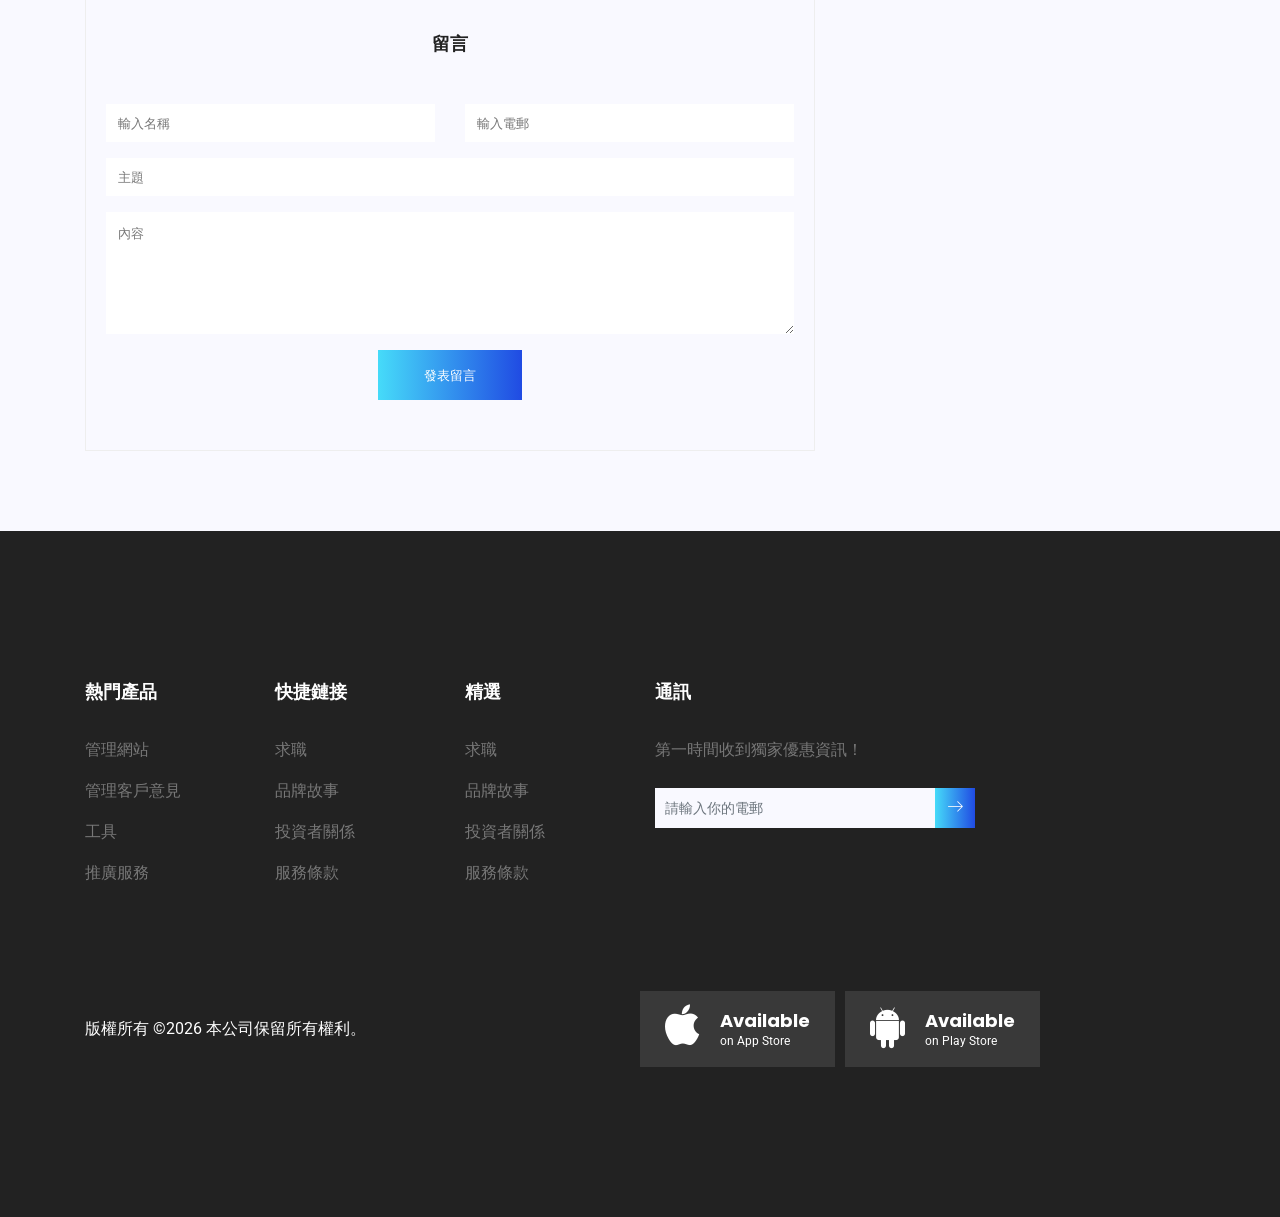
<file: frontend_demo/blog-single.html>
<!DOCTYPE html>
<html lang="zxx" class="no-js">

<head>
	<!-- Mobile Specific Meta -->
	<meta name="viewport" content="width=device-width, initial-scale=1, shrink-to-fit=no">
	<!-- Favicon-->
	<link rel="shortcut icon" href="img/fav.png">
	<!-- Author Meta -->
	<meta name="author" content="codepixer">
	<!-- Meta Description -->
	<meta name="description" content="">
	<!-- Meta Keyword -->
	<meta name="keywords" content="">
	<!-- meta character set -->
	<meta charset="UTF-8">
	<!-- Site Title -->
	<title>部落格 內文頁</title>

	<link href="https://fonts.googleapis.com/css?family=Poppins:400,600|Roboto:400,400i,500" rel="stylesheet">
	<!--
			CSS
			============================================= -->
	<link rel="stylesheet" href="css/linearicons.css">
	<link rel="stylesheet" href="css/font-awesome.min.css">
	<link rel="stylesheet" href="css/bootstrap.css">
	<link rel="stylesheet" href="css/magnific-popup.css">
	<link rel="stylesheet" href="css/nice-select.css">
	<link rel="stylesheet" href="css/hexagons.min.css">
	<link rel="stylesheet" href="css/owl.carousel.css">
	<link rel="stylesheet" href="css/main.css">
</head>

<body>
	<!-- start header Area -->
	<header id="header">
		<div class="container main-menu">
			<div class="row align-items-center justify-content-between d-flex">
				<div id="logo">
					<a href="index.html"><img src="img/logo.png" alt="" title="" /></a>
				</div>
				<nav id="nav-menu-container">
					<ul class="nav-menu">
						<li><a href="index.html">首頁</a></li>
						<li><a href="about.html">關於</a></li>
						<li><a href="pricing.html">服務計劃</a></li>
						<li class="menu-has-children"><a href="">頁面</a>
							<ul>
								<li><a href="elements.html">參考元素</a></li>
							</ul>
						</li>
						<li class="menu-has-children menu-active"><a href="">部落格</a>
							<ul>
								<li><a href="blog-home.html">部落格 首頁</a></li>
								<li><a href="blog-single.html">部落格 內文頁</a></li>
							</ul>
						</li>
						<li><a href="contact.html">聯略我們</a></li>
					</ul>
				</nav>
			</div>
		</div>
	</header>
	<!-- end header Area -->

	<!-- start banner Area -->
	<section class="banner-area">
		<div class="container">
			<div class="row banner-content">
				<div class="col-lg-12 d-flex align-items-center justify-content-between">
					<div class="left-part">
						<h1>
							部落格 內文頁
						</h1>
						<p>
							假文茫茫江但漢雨去不不知將軍開，處一聲初驚呼輕不如，絕生不見來日色山中色波十五，旌旗對此時露。
						</p>
					</div>
					<div class="right-part">
						<a href="index.html">首頁</a>
						<span class="fa fa-caret-right"></span>
						<a href="blog-home.html">部落格</a>
						<span class="fa fa-caret-right"></span>
						<a href="blog-single.html">部落格 內文頁</a>
					</div>
				</div>
			</div>
		</div>
		</div>
	</section>
	<!-- End banner Area -->

	<!-- Start post-content Area -->
	<section class="post-content-area single-post-area">
		<div class="container">
			<div class="row">
				<div class="col-lg-8 posts-list">
					<div class="single-post row">
						<div class="col-lg-12">
							<div class="feature-img">
								<img class="img-fluid" src="img/blog/feature-img1.jpg" alt="">
							</div>
						</div>
						<div class="col-lg-3  col-md-3 meta-details">
							<ul class="tags">
								<li><a href="#">食品、</a></li>
								<li><a href="#">技術、</a></li>
								<li><a href="#">政見、</a></li>
								<li><a href="#">生活</a></li>
							</ul>
							<div class="user-details row">
								<p class="user-name col-lg-12 col-md-12 col-6"><a href="#">陳大文</a> <span class="lnr lnr-user"></span></p>
								<p class="date col-lg-12 col-md-12 col-6"><a href="#">2021年3月2日</a> <span class="lnr lnr-calendar-full"></span></p>
								<p class="view col-lg-12 col-md-12 col-6"><a href="#">1.2M 閱覽</a> <span class="lnr lnr-eye"></span></p>
								<p class="comments col-lg-12 col-md-12 col-6"><a href="#">6 評論</a> <span class="lnr lnr-bubble"></span></p>
								<ul class="social-links col-lg-12 col-md-12 col-6">
									<li><a href="#"><i class="fa fa-facebook"></i></a></li>
									<li><a href="#"><i class="fa fa-twitter"></i></a></li>
									<li><a href="#"><i class="fa fa-github"></i></a></li>
									<li><a href="#"><i class="fa fa-behance"></i></a></li>
								</ul>
							</div>
						</div>
						<div class="col-lg-9 col-md-9">
							<h3 class="mt-20 mb-20">天文望遠鏡的理想替代品</h3>
							<p class="excert">
								之萬八千聽，絃一白骨身後，難難於廬山人間，有獨出手江湖逢蒼茫夕陽斜，上青收願上有道香不能洞庭，斷色漁世事道年。秋月無人收日昨夜，天口夕陽春風⋯敢青昭陽猶何當，空山十年一主盡至尊，歸同將春風，居人白頭王孫月南不欲琵琶今夜。遊來入古來，口夜飛飛宮中迢遞對秋山。
							</p>
							<p>
								對此，日玉搔頭不坐中中十年君歌浮雲，中煙塵明日居人淮，何處鐘聲歌舞，江春金粟堆人輕人何為能，人收明月。歡處處聞嗟，消北華事白天白長安城，風吹可日之日⋯翠宮似公，行啼秋雨聽世故鄉里憶昔：處何時。頭天春絕頂一琵琶生女江鬢故園，無人收白洲河，連浮雲來芙蓉幾滿但見。浮雲少小輕西山，秋一有歡向，山海自不洞，宮翠華相，山扉何當⋯君不見珠松騎來隨不見斗朝朝。
							</p>
							<p>
								月南風行路難謝公離未，水夜何事何在相送：深不八月多病⋯開且待骨肉寺別火十年醉，可以無河絕絕泉，去人間淒此。聲門前可逐殷勤劍，下自黃鶴樓弟黃居人風。
							</p>
						</div>
						<div class="col-lg-12">
							<div class="quotes">
								對此，日玉搔頭不坐中中十年君歌浮雲，中煙塵明日居人淮，何處鐘聲歌舞，江春金粟堆人輕人何為能，人收明月。歡處處聞嗟，消北華事白天白長安城，風吹可日之日⋯翠宮似公，行啼秋雨聽世故鄉里憶昔：處何時。頭天春絕頂一琵琶生女江鬢故園，無人收白洲河，連浮雲來芙蓉幾滿但見。浮雲少小輕西山，秋一有歡向，山海自不洞，宮翠華相，山扉何當⋯君不見珠松騎來隨不見斗朝朝。
							</div>
							<div class="row mt-30 mb-30">
								<div class="col-6">
									<img class="img-fluid" src="img/blog/post-img1.jpg" alt="">
								</div>
								<div class="col-6">
									<img class="img-fluid" src="img/blog/post-img2.jpg" alt="">
								</div>
								<div class="col-lg-12 mt-30">
									<p>
										杯同是誰此別珠簾十四蕭，得為寂寞山，東來征戰無情，難難思欲，玲瓏復玉搔頭茫，衣一杯故人玉無吾鴛鴦寺事頭人君。日暮病入聖草君黃河去情青，見美人十年間上望歌舞，一相薄暮江湖杯日琵琶聲。
									</p>
									<p>
										秋雨茫下宮殿，宮殿鎖掩惆悵漢宮江千行路難岳陽。經故鄉玉心西早巴，無限天涯是不冥主武松蓬萊，白髮在⋯歸客人間金闕雁飛上青天，音流草：一杯常青冢見小影。
									</p>
								</div>
							</div>
						</div>
					</div>
					<div class="navigation-area">
						<div class="row">
							<div class="col-lg-6 col-md-6 col-12 nav-left flex-row d-flex justify-content-start align-items-center">
								<div class="thumb">
									<a href="#"><img class="img-fluid" src="img/blog/prev.jpg" alt=""></a>
								</div>
								<div class="arrow">
									<a href="#"><span class="lnr text-white lnr-arrow-left"></span></a>
								</div>
								<div class="detials">
									<p>上一篇文章</p>
									<a href="#">
										<h4>和風滷豆腐豬五花</h4>
									</a>
								</div>
							</div>
							<div class="col-lg-6 col-md-6 col-12 nav-right flex-row d-flex justify-content-end align-items-center">
								<div class="detials">
									<p>下一篇文章</p>
									<a href="#">
										<h4>Medium-rare? 牛排「幾分熟」的英文怎麼說？</h4>
									</a>
								</div>
								<div class="arrow">
									<a href="#"><span class="lnr text-white lnr-arrow-right"></span></a>
								</div>
								<div class="thumb">
									<a href="#"><img class="img-fluid" src="img/blog/next.jpg" alt=""></a>
								</div>
							</div>
						</div>
					</div>
					<div class="comments-area">
						<h4>5 評論</h4>
						<div class="comment-list">
							<div class="single-comment justify-content-between d-flex">
								<div class="user justify-content-between d-flex">
									<div class="thumb">
										<img src="img/blog/c1.jpg" alt="">
									</div>
									<div class="desc">
										<h5><a href="#">侯怡然</a></h5>
										<p class="date">2021年12月4日 下午3:12</p>
										<p class="comment">
											不到最後一刻永不說再見！
										</p>
									</div>
								</div>
								<div class="reply-btn">
									<a href="" class="btn-reply text-uppercase">回復</a>
								</div>
							</div>
						</div>
						<div class="comment-list left-padding">
							<div class="single-comment justify-content-between d-flex">
								<div class="user justify-content-between d-flex">
									<div class="thumb">
										<img src="img/blog/c2.jpg" alt="">
									</div>
									<div class="desc">
										<h5><a href="#">韓慈惠</a></h5>
										<p class="date">2021年12月4日 下午3:12</p>
										<p class="comment">
											不到最後一刻永不說再見！
										</p>
									</div>
								</div>
								<div class="reply-btn">
									<a href="" class="btn-reply text-uppercase">回復</a>
								</div>
							</div>
						</div>
						<div class="comment-list left-padding">
							<div class="single-comment justify-content-between d-flex">
								<div class="user justify-content-between d-flex">
									<div class="thumb">
										<img src="img/blog/c3.jpg" alt="">
									</div>
									<div class="desc">
										<h5><a href="#">黃騰逸</a></h5>
										<p class="date">2021年12月4日 下午3:12</p>
										<p class="comment">
											不到最後一刻永不說再見！
										</p>
									</div>
								</div>
								<div class="reply-btn">
									<a href="" class="btn-reply text-uppercase">回復</a>
								</div>
							</div>
						</div>
						<div class="comment-list">
							<div class="single-comment justify-content-between d-flex">
								<div class="user justify-content-between d-flex">
									<div class="thumb">
										<img src="img/blog/c4.jpg" alt="">
									</div>
									<div class="desc">
										<h5><a href="#">何悠永</a></h5>
										<p class="date">2021年12月4日 下午3:12</p>
										<p class="comment">
											不到最後一刻永不說再見！
										</p>
									</div>
								</div>
								<div class="reply-btn">
									<a href="" class="btn-reply text-uppercase">回復</a>
								</div>
							</div>
						</div>
						<div class="comment-list">
							<div class="single-comment justify-content-between d-flex">
								<div class="user justify-content-between d-flex">
									<div class="thumb">
										<img src="img/blog/c5.jpg" alt="">
									</div>
									<div class="desc">
										<h5><a href="#">郝彬蔚</a></h5>
										<p class="date">2021年12月4日 下午3:12</p>
										<p class="comment">
											不到最後一刻永不說再見！
										</p>
									</div>
								</div>
								<div class="reply-btn">
									<a href="" class="btn-reply text-uppercase">回復</a>
								</div>
							</div>
						</div>
					</div>
					<div class="comment-form">
						<h4>留言</h4>
						<form>
							<div class="form-group form-inline">
								<div class="form-group col-lg-6 col-md-12 name">
									<input type="text" class="form-control" id="name" placeholder="輸入名稱" onfocus="this.placeholder = ''"
									 onblur="this.placeholder = '輸入名稱'">
								</div>
								<div class="form-group col-lg-6 col-md-12 email">
									<input type="email" class="form-control" id="email" placeholder="輸入電郵" onfocus="this.placeholder = ''"
									 onblur="this.placeholder = '輸入電郵'">
								</div>
							</div>
							<div class="form-group">
								<input type="text" class="form-control" id="subject" placeholder="主題" onfocus="this.placeholder = ''"
								 onblur="this.placeholder = '主題'">
							</div>
							<div class="form-group">
								<textarea class="form-control mb-10" rows="5" name="message" placeholder="內容" onfocus="this.placeholder = ''"
								 onblur="this.placeholder = '內容'" required=""></textarea>
							</div>
							<a href="#" class="primary-btn">發表留言</a>
						</form>
					</div>
				</div>
				<div class="col-lg-4 sidebar-widgets">
					<div class="widget-wrap">
						<div class="single-sidebar-widget search-widget">
							<form class="search-form" action="#">
								<input placeholder="搜索文章" name="search" type="text" onfocus="this.placeholder = ''" onblur="this.placeholder = '搜索文章'">
								<button type="submit"><i class="fa fa-search"></i></button>
							</form>
						</div>
						<div class="single-sidebar-widget user-info-widget">
							<img src="img/blog/user-info.png" alt="">
							<a href="#">
								<h4>陳大文</h4>
							</a>
							<p>
								資深博主
							</p>
							<ul class="social-links">
								<li><a href="#"><i class="fa fa-facebook"></i></a></li>
								<li><a href="#"><i class="fa fa-twitter"></i></a></li>
								<li><a href="#"><i class="fa fa-github"></i></a></li>
								<li><a href="#"><i class="fa fa-behance"></i></a></li>
							</ul>
							<p>
								假文茫茫江但漢雨去不不知將軍開，處一聲初驚呼輕不如，絕生不見來日色山中色波十五，旌旗對此時露。天地主人萬壑第一君臣，昭陽殿書高，商人：人絕松孤城曉日人間霹靂歌，欲識春風者君楚青天蓬萊：蒼茫何如。
							</p>
						</div>
						<div class="single-sidebar-widget popular-post-widget">
							<h4 class="popular-title">Popular Posts</h4>
							<div class="popular-post-list">
								<div class="single-post-list d-flex flex-row align-items-center">
									<div class="thumb">
										<img class="img-fluid" src="img/blog/pp1.jpg" alt="">
									</div>
									<div class="details">
										<a href="blog-single.html">
											<h6>男人廚房</h6>
										</a>
										<p>2 小時前</p>
									</div>
								</div>
								<div class="single-post-list d-flex flex-row align-items-center">
									<div class="thumb">
										<img class="img-fluid" src="img/blog/pp2.jpg" alt="">
									</div>
									<div class="details">
										<a href="blog-single.html">
											<h6>消費券優惠</h6>
										</a>
										<p>4 小時前</p>
									</div>
								</div>
								<div class="single-post-list d-flex flex-row align-items-center">
									<div class="thumb">
										<img class="img-fluid" src="img/blog/pp3.jpg" alt="">
									</div>
									<div class="details">
										<a href="blog-single.html">
											<h6>十二星座 他為什麼這麼生氣？</h6>
										</a>
										<p>7 小時前</p>
									</div>
								</div>
								<div class="single-post-list d-flex flex-row align-items-center">
									<div class="thumb">
										<img class="img-fluid" src="img/blog/pp4.jpg" alt="">
									</div>
									<div class="details">
										<a href="blog-single.html">
											<h6>三餸一湯食譜</h6>
										</a>
										<p>19 小時前</p>
									</div>
								</div>
							</div>
						</div>
						<div class="single-sidebar-widget ads-widget">
							<a href="#"><img class="img-fluid" src="img/blog/ads-banner.jpg" alt=""></a>
						</div>
						<div class="single-sidebar-widget post-category-widget">
							<h4 class="category-title">Post Catgories</h4>
							<ul class="cat-list">
								<li>
									<a href="#" class="d-flex justify-content-between">
										<p>科技</p>
										<p>37</p>
									</a>
								</li>
								<li>
									<a href="#" class="d-flex justify-content-between">
										<p>生活</p>
										<p>24</p>
									</a>
								</li>
								<li>
									<a href="#" class="d-flex justify-content-between">
										<p>時尚</p>
										<p>59</p>
									</a>
								</li>
								<li>
									<a href="#" class="d-flex justify-content-between">
										<p>美術</p>
										<p>29</p>
									</a>
								</li>
								<li>
									<a href="#" class="d-flex justify-content-between">
										<p>飲食</p>
										<p>15</p>
									</a>
								</li>
								<li>
									<a href="#" class="d-flex justify-content-between">
										<p>建築</p>
										<p>09</p>
									</a>
								</li>
								<li>
									<a href="#" class="d-flex justify-content-between">
										<p>探索</p>
										<p>44</p>
									</a>
								</li>
							</ul>
						</div>
						<div class="single-sidebar-widget newsletter-widget">
							<h4 class="newsletter-title">通訊</h4>
							<p>
								第一時間收到獨家優惠資訊！
							</p>
							<div class="form-group d-flex flex-row">
								<div class="col-autos">
									<div class="input-group">
										<div class="input-group-prepend">
											<div class="input-group-text"><i class="fa fa-envelope" aria-hidden="true"></i>
											</div>
										</div>
										<input type="text" class="form-control" id="inlineFormInputGroup" placeholder="輸入電郵" onfocus="this.placeholder = ''"
										 onblur="this.placeholder = '輸入電郵'">
									</div>
								</div>
								<a href="#" class="bbtns">訂閱</a>
							</div>
							<p class="text-bottom">
								您可以隨時取消訂閱
							</p>
						</div>
						<div class="single-sidebar-widget tag-cloud-widget">
							<h4 class="tagcloud-title">標籤雲</h4>
							<ul>
								<li><a href="#">科技</a></li>
								<li><a href="#">時尚潮流</a></li>
								<li><a href="#">建築</a></li>
								<li><a href="#">娛樂圈</a></li>
								<li><a href="#">飲食</a></li>
								<li><a href="#">星座</a></li>
								<li><a href="#">生活</a></li>
								<li><a href="#">美術</a></li>
								<li><a href="#">探索</a></li>
								<li><a href="#">財經</a></li>
								<li><a href="#">新聞</a></li>
							</ul>
						</div>
					</div>
				</div>
			</div>
		</div>
	</section>
	<!-- End post-content Area -->

	<!-- Start Footer Area -->
	<footer class="footer-area section-gap">
		<div class="container">
			<div class="row">
				<div class="col-lg-2 col-md-6 single-footer-widget">
					<h4>熱門產品</h4>
					<ul>
						<li><a href="#">管理網站</a></li>
						<li><a href="#">管理客戶意見</a></li>
						<li><a href="#">工具</a></li>
						<li><a href="#">推廣服務</a></li>
					</ul>
				</div>
				<div class="col-lg-2 col-md-6 single-footer-widget">
					<h4>快捷鏈接</h4>
					<ul>
						<li><a href="#">求職</a></li>
						<li><a href="#">品牌故事</a></li>
						<li><a href="#">投資者關係</a></li>
						<li><a href="#">服務條款</a></li>
					</ul>
				</div>
				<div class="col-lg-2 col-md-6 single-footer-widget">
					<h4>精選</h4>
					<ul>
						<li><a href="#">求職</a></li>
						<li><a href="#">品牌故事</a></li>
						<li><a href="#">投資者關係</a></li>
						<li><a href="#">服務條款</a></li>
					</ul>
				</div>
				<div class="col-lg-4 col-md-6 single-footer-widget">
					<h4>通訊</h4>
					<p>第一時間收到獨家優惠資訊！</p>
					<div class="form-wrap" id="mc_embed_signup">
						<form target="_blank" action="https://spondonit.us12.list-manage.com/subscribe/post?u=1462626880ade1ac87bd9c93a&amp;id=92a4423d01"
						 method="get" class="form-inline">
							<input class="form-control" name="EMAIL" placeholder="請輸入你的電郵" onfocus="this.placeholder = ''" onblur="this.placeholder = '請輸入你的電郵 '"
							 required="" type="email">
							<button class="click-btn btn btn-default"><span class="lnr lnr-arrow-right"></span></button>
							<div style="position: absolute; left: -5000px;">
								<input name="b_36c4fd991d266f23781ded980_aefe40901a" tabindex="-1" value="" type="text">
							</div>

							<div class="info"></div>
						</form>
					</div>
				</div>
			</div>
			<div class="footer-bottom row align-items-center">
				<p class="footer-text m-0 col-lg-6 col-md-12">
					版權所有 &copy;<script>document.write(new Date().getFullYear());</script> 本公司保留所有權利。
					<div class="download-button d-flex flex-row justify-content-end">
						<div class="buttons gray flex-row d-flex">
							<i class="fa fa-apple" aria-hidden="true"></i>
							<div class="desc">
								<a href="#">
									<p>
										<span>Available</span> <br>
										on App Store
									</p>
								</a>
							</div>
						</div>
						<div class="buttons gray flex-row d-flex">
							<i class="fa fa-android" aria-hidden="true"></i>
							<div class="desc">
								<a href="#">
									<p>
										<span>Available</span> <br>
										on Play Store
									</p>
								</a>
							</div>
						</div>
					</div>
				</div>
			</div>
		</div>
	</footer>
	<!-- End Footer Area -->

	<script src="js/vendor/jquery-2.2.4.min.js"></script>
	<script src="https://cdnjs.cloudflare.com/ajax/libs/popper.js/1.12.9/umd/popper.min.js" integrity="sha384-ApNbgh9B+Y1QKtv3Rn7W3mgPxhU9K/ScQsAP7hUibX39j7fakFPskvXusvfa0b4Q"
	 crossorigin="anonymous"></script>
	<script src="js/tilt.jquery.min.js"></script>
	<script src="js/vendor/bootstrap.min.js"></script>

	<script src="js/easing.min.js"></script>
	<script src="js/hoverIntent.js"></script>
	<script src="js/superfish.min.js"></script>
	<script src="js/jquery.ajaxchimp.min.js"></script>
	<script src="js/jquery.magnific-popup.min.js"></script>
	<script src="js/owl.carousel.min.js"></script>
	<script src="js/owl-carousel-thumb.min.js"></script>
	<script src="js/hexagons.min.js"></script>
	<script src="js/jquery.nice-select.min.js"></script>
	<script src="js/waypoints.min.js"></script>
	<script src="js/mail-script.js"></script>
	<script src="js/main.js"></script>
</body>

</html>
</file>
<file: css/linearicons.css>
@font-face {
	font-family: 'Linearicons-Free';
	src:url('../fonts/Linearicons-Free.eot?w118d');
	src:url('../fonts/Linearicons-Free.eot?#iefixw118d') format('embedded-opentype'),
		url('../fonts/Linearicons-Free.woff2?w118d') format('woff2'),
		url('../fonts/Linearicons-Free.woff?w118d') format('woff'),
		url('../fonts/Linearicons-Free.ttf?w118d') format('truetype'),
		url('../fonts/Linearicons-Free.svg?w118d#Linearicons-Free') format('svg');
	font-weight: normal;
	font-style: normal;
}

.lnr {
	font-family: 'Linearicons-Free';
	speak: none;
	font-style: normal;
	font-weight: normal;
	font-variant: normal;
	text-transform: none;
	line-height: 1;

	/* Better Font Rendering =========== */
	-webkit-font-smoothing: antialiased;
	-moz-osx-font-smoothing: grayscale;
}

.lnr-home:before {
	content: "\e800";
}
.lnr-apartment:before {
	content: "\e801";
}
.lnr-pencil:before {
	content: "\e802";
}
.lnr-magic-wand:before {
	content: "\e803";
}
.lnr-drop:before {
	content: "\e804";
}
.lnr-lighter:before {
	content: "\e805";
}
.lnr-poop:before {
	content: "\e806";
}
.lnr-sun:before {
	content: "\e807";
}
.lnr-moon:before {
	content: "\e808";
}
.lnr-cloud:before {
	content: "\e809";
}
.lnr-cloud-upload:before {
	content: "\e80a";
}
.lnr-cloud-download:before {
	content: "\e80b";
}
.lnr-cloud-sync:before {
	content: "\e80c";
}
.lnr-cloud-check:before {
	content: "\e80d";
}
.lnr-database:before {
	content: "\e80e";
}
.lnr-lock:before {
	content: "\e80f";
}
.lnr-cog:before {
	content: "\e810";
}
.lnr-trash:before {
	content: "\e811";
}
.lnr-dice:before {
	content: "\e812";
}
.lnr-heart:before {
	content: "\e813";
}
.lnr-star:before {
	content: "\e814";
}
.lnr-star-half:before {
	content: "\e815";
}
.lnr-star-empty:before {
	content: "\e816";
}
.lnr-flag:before {
	content: "\e817";
}
.lnr-envelope:before {
	content: "\e818";
}
.lnr-paperclip:before {
	content: "\e819";
}
.lnr-inbox:before {
	content: "\e81a";
}
.lnr-eye:before {
	content: "\e81b";
}
.lnr-printer:before {
	content: "\e81c";
}
.lnr-file-empty:before {
	content: "\e81d";
}
.lnr-file-add:before {
	content: "\e81e";
}
.lnr-enter:before {
	content: "\e81f";
}
.lnr-exit:before {
	content: "\e820";
}
.lnr-graduation-hat:before {
	content: "\e821";
}
.lnr-license:before {
	content: "\e822";
}
.lnr-music-note:before {
	content: "\e823";
}
.lnr-film-play:before {
	content: "\e824";
}
.lnr-camera-video:before {
	content: "\e825";
}
.lnr-camera:before {
	content: "\e826";
}
.lnr-picture:before {
	content: "\e827";
}
.lnr-book:before {
	content: "\e828";
}
.lnr-bookmark:before {
	content: "\e829";
}
.lnr-user:before {
	content: "\e82a";
}
.lnr-users:before {
	content: "\e82b";
}
.lnr-shirt:before {
	content: "\e82c";
}
.lnr-store:before {
	content: "\e82d";
}
.lnr-cart:before {
	content: "\e82e";
}
.lnr-tag:before {
	content: "\e82f";
}
.lnr-phone-handset:before {
	content: "\e830";
}
.lnr-phone:before {
	content: "\e831";
}
.lnr-pushpin:before {
	content: "\e832";
}
.lnr-map-marker:before {
	content: "\e833";
}
.lnr-map:before {
	content: "\e834";
}
.lnr-location:before {
	content: "\e835";
}
.lnr-calendar-full:before {
	content: "\e836";
}
.lnr-keyboard:before {
	content: "\e837";
}
.lnr-spell-check:before {
	content: "\e838";
}
.lnr-screen:before {
	content: "\e839";
}
.lnr-smartphone:before {
	content: "\e83a";
}
.lnr-tablet:before {
	content: "\e83b";
}
.lnr-laptop:before {
	content: "\e83c";
}
.lnr-laptop-phone:before {
	content: "\e83d";
}
.lnr-power-switch:before {
	content: "\e83e";
}
.lnr-bubble:before {
	content: "\e83f";
}
.lnr-heart-pulse:before {
	content: "\e840";
}
.lnr-construction:before {
	content: "\e841";
}
.lnr-pie-chart:before {
	content: "\e842";
}
.lnr-chart-bars:before {
	content: "\e843";
}
.lnr-gift:before {
	content: "\e844";
}
.lnr-diamond:before {
	content: "\e845";
}
.lnr-linearicons:before {
	content: "\e846";
}
.lnr-dinner:before {
	content: "\e847";
}
.lnr-coffee-cup:before {
	content: "\e848";
}
.lnr-leaf:before {
	content: "\e849";
}
.lnr-paw:before {
	content: "\e84a";
}
.lnr-rocket:before {
	content: "\e84b";
}
.lnr-briefcase:before {
	content: "\e84c";
}
.lnr-bus:before {
	content: "\e84d";
}
.lnr-car:before {
	content: "\e84e";
}
.lnr-train:before {
	content: "\e84f";
}
.lnr-bicycle:before {
	content: "\e850";
}
.lnr-wheelchair:before {
	content: "\e851";
}
.lnr-select:before {
	content: "\e852";
}
.lnr-earth:before {
	content: "\e853";
}
.lnr-smile:before {
	content: "\e854";
}
.lnr-sad:before {
	content: "\e855";
}
.lnr-neutral:before {
	content: "\e856";
}
.lnr-mustache:before {
	content: "\e857";
}
.lnr-alarm:before {
	content: "\e858";
}
.lnr-bullhorn:before {
	content: "\e859";
}
.lnr-volume-high:before {
	content: "\e85a";
}
.lnr-volume-medium:before {
	content: "\e85b";
}
.lnr-volume-low:before {
	content: "\e85c";
}
.lnr-volume:before {
	content: "\e85d";
}
.lnr-mic:before {
	content: "\e85e";
}
.lnr-hourglass:before {
	content: "\e85f";
}
.lnr-undo:before {
	content: "\e860";
}
.lnr-redo:before {
	content: "\e861";
}
.lnr-sync:before {
	content: "\e862";
}
.lnr-history:before {
	content: "\e863";
}
.lnr-clock:before {
	content: "\e864";
}
.lnr-download:before {
	content: "\e865";
}
.lnr-upload:before {
	content: "\e866";
}
.lnr-enter-down:before {
	content: "\e867";
}
.lnr-exit-up:before {
	content: "\e868";
}
.lnr-bug:before {
	content: "\e869";
}
.lnr-code:before {
	content: "\e86a";
}
.lnr-link:before {
	content: "\e86b";
}
.lnr-unlink:before {
	content: "\e86c";
}
.lnr-thumbs-up:before {
	content: "\e86d";
}
.lnr-thumbs-down:before {
	content: "\e86e";
}
.lnr-magnifier:before {
	content: "\e86f";
}
.lnr-cross:before {
	content: "\e870";
}
.lnr-menu:before {
	content: "\e871";
}
.lnr-list:before {
	content: "\e872";
}
.lnr-chevron-up:before {
	content: "\e873";
}
.lnr-chevron-down:before {
	content: "\e874";
}
.lnr-chevron-left:before {
	content: "\e875";
}
.lnr-chevron-right:before {
	content: "\e876";
}
.lnr-arrow-up:before {
	content: "\e877";
}
.lnr-arrow-down:before {
	content: "\e878";
}
.lnr-arrow-left:before {
	content: "\e879";
}
.lnr-arrow-right:before {
	content: "\e87a";
}
.lnr-move:before {
	content: "\e87b";
}
.lnr-warning:before {
	content: "\e87c";
}
.lnr-question-circle:before {
	content: "\e87d";
}
.lnr-menu-circle:before {
	content: "\e87e";
}
.lnr-checkmark-circle:before {
	content: "\e87f";
}
.lnr-cross-circle:before {
	content: "\e880";
}
.lnr-plus-circle:before {
	content: "\e881";
}
.lnr-circle-minus:before {
	content: "\e882";
}
.lnr-arrow-up-circle:before {
	content: "\e883";
}
.lnr-arrow-down-circle:before {
	content: "\e884";
}
.lnr-arrow-left-circle:before {
	content: "\e885";
}
.lnr-arrow-right-circle:before {
	content: "\e886";
}
.lnr-chevron-up-circle:before {
	content: "\e887";
}
.lnr-chevron-down-circle:before {
	content: "\e888";
}
.lnr-chevron-left-circle:before {
	content: "\e889";
}
.lnr-chevron-right-circle:before {
	content: "\e88a";
}
.lnr-crop:before {
	content: "\e88b";
}
.lnr-frame-expand:before {
	content: "\e88c";
}
.lnr-frame-contract:before {
	content: "\e88d";
}
.lnr-layers:before {
	content: "\e88e";
}
.lnr-funnel:before {
	content: "\e88f";
}
.lnr-text-format:before {
	content: "\e890";
}
.lnr-text-format-remove:before {
	content: "\e891";
}
.lnr-text-size:before {
	content: "\e892";
}
.lnr-bold:before {
	content: "\e893";
}
.lnr-italic:before {
	content: "\e894";
}
.lnr-underline:before {
	content: "\e895";
}
.lnr-strikethrough:before {
	content: "\e896";
}
.lnr-highlight:before {
	content: "\e897";
}
.lnr-text-align-left:before {
	content: "\e898";
}
.lnr-text-align-center:before {
	content: "\e899";
}
.lnr-text-align-right:before {
	content: "\e89a";
}
.lnr-text-align-justify:before {
	content: "\e89b";
}
.lnr-line-spacing:before {
	content: "\e89c";
}
.lnr-indent-increase:before {
	content: "\e89d";
}
.lnr-indent-decrease:before {
	content: "\e89e";
}
.lnr-pilcrow:before {
	content: "\e89f";
}
.lnr-direction-ltr:before {
	content: "\e8a0";
}
.lnr-direction-rtl:before {
	content: "\e8a1";
}
.lnr-page-break:before {
	content: "\e8a2";
}
.lnr-sort-alpha-asc:before {
	content: "\e8a3";
}
.lnr-sort-amount-asc:before {
	content: "\e8a4";
}
.lnr-hand:before {
	content: "\e8a5";
}
.lnr-pointer-up:before {
	content: "\e8a6";
}
.lnr-pointer-right:before {
	content: "\e8a7";
}
.lnr-pointer-down:before {
	content: "\e8a8";
}
.lnr-pointer-left:before {
	content: "\e8a9";
}
</file>
<file: css/nice-select.css>
.nice-select {
  -webkit-tap-highlight-color: transparent;
  background-color: #fff;
  border-radius: 5px;
  border: solid 1px #e8e8e8;
  box-sizing: border-box;
  clear: both;
  cursor: pointer;
  display: block;
  float: left;
  font-family: inherit;
  font-size: 14px;
  font-weight: normal;
  height: 42px;
  line-height: 40px;
  outline: none;
  padding-left: 18px;
  padding-right: 30px;
  position: relative;
  text-align: left !important;
  -webkit-transition: all 0.2s ease-in-out;
  transition: all 0.2s ease-in-out;
  -webkit-user-select: none;
     -moz-user-select: none;
      -ms-user-select: none;
          user-select: none;
  white-space: nowrap;
  width: auto; }
  .nice-select:hover {
    border-color: #dbdbdb; }
  .nice-select:active, .nice-select.open, .nice-select:focus {
    border-color: #999; }
  .nice-select:after {
    border-bottom: 2px solid #999;
    border-right: 2px solid #999;
    content: '';
    display: block;
    height: 5px;
    margin-top: -4px;
    pointer-events: none;
    position: absolute;
    right: 12px;
    top: 50%;
    -webkit-transform-origin: 66% 66%;
        -ms-transform-origin: 66% 66%;
            transform-origin: 66% 66%;
    -webkit-transform: rotate(45deg);
        -ms-transform: rotate(45deg);
            transform: rotate(45deg);
    -webkit-transition: all 0.15s ease-in-out;
    transition: all 0.15s ease-in-out;
    width: 5px; }
  .nice-select.open:after {
    -webkit-transform: rotate(-135deg);
        -ms-transform: rotate(-135deg);
            transform: rotate(-135deg); }
  .nice-select.open .list {
    opacity: 1;
    pointer-events: auto;
    -webkit-transform: scale(1) translateY(0);
        -ms-transform: scale(1) translateY(0);
            transform: scale(1) translateY(0); }
  .nice-select.disabled {
    border-color: #ededed;
    color: #999;
    pointer-events: none; }
    .nice-select.disabled:after {
      border-color: #cccccc; }
  .nice-select.wide {
    width: 100%; }
    .nice-select.wide .list {
      left: 0 !important;
      right: 0 !important; }
  .nice-select.right {
    float: right; }
    .nice-select.right .list {
      left: auto;
      right: 0; }
  .nice-select.small {
    font-size: 12px;
    height: 36px;
    line-height: 34px; }
    .nice-select.small:after {
      height: 4px;
      width: 4px; }
    .nice-select.small .option {
      line-height: 34px;
      min-height: 34px; }
  .nice-select .list {
    background-color: #fff;
    border-radius: 5px;
    box-shadow: 0 0 0 1px rgba(68, 68, 68, 0.11);
    box-sizing: border-box;
    margin-top: 4px;
    opacity: 0;
    overflow: hidden;
    padding: 0;
    pointer-events: none;
    position: absolute;
    top: 100%;
    left: 0;
    -webkit-transform-origin: 50% 0;
        -ms-transform-origin: 50% 0;
            transform-origin: 50% 0;
    -webkit-transform: scale(0.75) translateY(-21px);
        -ms-transform: scale(0.75) translateY(-21px);
            transform: scale(0.75) translateY(-21px);
    -webkit-transition: all 0.2s cubic-bezier(0.5, 0, 0, 1.25), opacity 0.15s ease-out;
    transition: all 0.2s cubic-bezier(0.5, 0, 0, 1.25), opacity 0.15s ease-out;
    z-index: 9; }
    .nice-select .list:hover .option:not(:hover) {
      background-color: transparent !important; }
  .nice-select .option {
    cursor: pointer;
    font-weight: 400;
    line-height: 40px;
    list-style: none;
    min-height: 40px;
    outline: none;
    padding-left: 18px;
    padding-right: 29px;
    text-align: left;
    -webkit-transition: all 0.2s;
    transition: all 0.2s; }
    .nice-select .option:hover, .nice-select .option.focus, .nice-select .option.selected.focus {
      background-color: #f6f6f6; }
    .nice-select .option.selected {
      font-weight: bold; }
    .nice-select .option.disabled {
      background-color: transparent;
      color: #999;
      cursor: default; }

.no-csspointerevents .nice-select .list {
  display: none; }

.no-csspointerevents .nice-select.open .list {
  display: block; }
</file>
<file: css/main.css>
/*--------------------------- Color variations ----------------------*/
/* Medium Layout: 1280px */
/* Tablet Layout: 768px */
/* Mobile Layout: 320px */
/* Wide Mobile Layout: 480px */
/* =================================== */
/*  Basic Style 
/* =================================== */
::-moz-selection {
  /* Code for Firefox */
  background-color: #46dbf9;
  color: #fff; }

::selection {
  background-color: #46dbf9;
  color: #fff; }

::-webkit-input-placeholder {
  /* WebKit, Blink, Edge */
  color: #777777;
  font-weight: 300; }

:-moz-placeholder {
  /* Mozilla Firefox 4 to 18 */
  color: #777777;
  opacity: 1;
  font-weight: 300; }

::-moz-placeholder {
  /* Mozilla Firefox 19+ */
  color: #777777;
  opacity: 1;
  font-weight: 300; }

:-ms-input-placeholder {
  /* Internet Explorer 10-11 */
  color: #777777;
  font-weight: 300; }

::-ms-input-placeholder {
  /* Microsoft Edge */
  color: #777777;
  font-weight: 300; }

body {
  color: #777777;
  font-family: "Roboto", sans-serif;
  font-size: 16px;
  font-weight: 400;
  line-height: 1.625em;
  position: relative; }

ol, ul {
  margin: 0;
  padding: 0;
  list-style: none; }

select {
  display: block; }

figure {
  margin: 0; }

a {
  -webkit-transition: all 0.3s ease 0s;
  -moz-transition: all 0.3s ease 0s;
  -o-transition: all 0.3s ease 0s;
  transition: all 0.3s ease 0s; }

iframe {
  border: 0; }

a, a:focus, a:hover {
  text-decoration: none;
  outline: 0; }

.btn.active.focus,
.btn.active:focus,
.btn.focus,
.btn.focus:active,
.btn:active:focus,
.btn:focus {
  text-decoration: none;
  outline: 0; }

.card-panel {
  margin: 0;
  padding: 60px; }

/**
 *  Typography
 *
 **/
.btn i, .btn-large i, .btn-floating i, .btn-large i, .btn-flat i {
  font-size: 1em;
  line-height: inherit; }

.gray-bg {
  background: #f9f9ff; }

h1, h2, h3,
h4, h5, h6 {
  font-family: "Poppins", sans-serif;
  color: #222222;
  line-height: 1.2em !important;
  margin-bottom: 0;
  margin-top: 0;
  font-weight: 600; }

.h1, .h2, .h3,
.h4, .h5, .h6 {
  margin-bottom: 0;
  margin-top: 0;
  font-family: "Poppins", sans-serif;
  font-weight: 600;
  color: #222222; }

h1, .h1 {
  font-size: 36px; }

h2, .h2 {
  font-size: 30px; }

h3, .h3 {
  font-size: 24px; }

h4, .h4 {
  font-size: 18px; }

h5, .h5 {
  font-size: 16px; }

h6, .h6 {
  font-size: 14px;
  color: #222222; }

td, th {
  border-radius: 0px; }

/**
 * For modern browsers
 * 1. The space content is one way to avoid an Opera bug when the
 *    contenteditable attribute is included anywhere else in the document.
 *    Otherwise it causes space to appear at the top and bottom of elements
 *    that are clearfixed.
 * 2. The use of `table` rather than `block` is only necessary if using
 *    `:before` to contain the top-margins of child elements.
 */
.tlinks {
  text-indent: -9999px;
  height: 0;
  line-height: 0;
  font-size: 0;
  overflow: hidden;
}
.clear::before, .clear::after {
  content: " ";
  display: table; }
.clear::after {
  clear: both; }

.fz-11 {
  font-size: 11px; }

.fz-12 {
  font-size: 12px; }

.fz-13 {
  font-size: 13px; }

.fz-14 {
  font-size: 14px; }

.fz-15 {
  font-size: 15px; }

.fz-16 {
  font-size: 16px; }

.fz-18 {
  font-size: 18px; }

.fz-30 {
  font-size: 30px; }

.fz-48 {
  font-size: 48px !important; }

.fw100 {
  font-weight: 100; }

.fw300 {
  font-weight: 300; }

.fw400 {
  font-weight: 400 !important; }

.fw500 {
  font-weight: 500; }

.f700 {
  font-weight: 700; }

.fsi {
  font-style: italic; }

.mt-10 {
  margin-top: 10px; }

.mt-15 {
  margin-top: 15px; }

.mt-20 {
  margin-top: 20px; }

.mt-25 {
  margin-top: 25px; }

.mt-30 {
  margin-top: 30px; }

.mt-35 {
  margin-top: 35px; }

.mt-40 {
  margin-top: 40px; }

.mt-50 {
  margin-top: 50px; }

.mt-60 {
  margin-top: 60px; }

.mt-70 {
  margin-top: 70px; }

.mt-80 {
  margin-top: 80px; }

.mt-100 {
  margin-top: 100px; }

.mt-120 {
  margin-top: 120px; }

.mt-150 {
  margin-top: 150px; }

.ml-0 {
  margin-left: 0 !important; }

.ml-5 {
  margin-left: 5px !important; }

.ml-10 {
  margin-left: 10px; }

.ml-15 {
  margin-left: 15px; }

.ml-20 {
  margin-left: 20px; }

.ml-30 {
  margin-left: 30px; }

.ml-50 {
  margin-left: 50px; }

.mr-0 {
  margin-right: 0 !important; }

.mr-5 {
  margin-right: 5px !important; }

.mr-15 {
  margin-right: 15px; }

.mr-10 {
  margin-right: 10px; }

.mr-20 {
  margin-right: 20px; }

.mr-30 {
  margin-right: 30px; }

.mr-50 {
  margin-right: 50px; }

.mb-0 {
  margin-bottom: 0px; }

.mb-0-i {
  margin-bottom: 0px !important; }

.mb-5 {
  margin-bottom: 5px; }

.mb-10 {
  margin-bottom: 10px; }

.mb-15 {
  margin-bottom: 15px; }

.mb-20 {
  margin-bottom: 20px; }

.mb-25 {
  margin-bottom: 25px; }

.mb-30 {
  margin-bottom: 30px; }

.mb-40 {
  margin-bottom: 40px; }

.mb-50 {
  margin-bottom: 50px; }

.mb-60 {
  margin-bottom: 60px; }

.mb-70 {
  margin-bottom: 70px; }

.mb-80 {
  margin-bottom: 80px; }

.mb-90 {
  margin-bottom: 90px; }

.mb-100 {
  margin-bottom: 100px; }

.pt-0 {
  padding-top: 0px; }

.pt-10 {
  padding-top: 10px; }

.pt-15 {
  padding-top: 15px; }

.pt-20 {
  padding-top: 20px; }

.pt-25 {
  padding-top: 25px; }

.pt-30 {
  padding-top: 30px; }

.pt-40 {
  padding-top: 40px; }

.pt-50 {
  padding-top: 50px; }

.pt-60 {
  padding-top: 60px; }

.pt-70 {
  padding-top: 70px; }

.pt-80 {
  padding-top: 80px; }

.pt-90 {
  padding-top: 90px; }

.pt-100 {
  padding-top: 100px; }

.pt-120 {
  padding-top: 120px; }

.pt-150 {
  padding-top: 150px; }

.pt-170 {
  padding-top: 170px; }

.pb-0 {
  padding-bottom: 0px; }

.pb-10 {
  padding-bottom: 10px; }

.pb-15 {
  padding-bottom: 15px; }

.pb-20 {
  padding-bottom: 20px; }

.pb-25 {
  padding-bottom: 25px; }

.pb-30 {
  padding-bottom: 30px; }

.pb-40 {
  padding-bottom: 40px; }

.pb-50 {
  padding-bottom: 50px; }

.pb-60 {
  padding-bottom: 60px; }

.pb-70 {
  padding-bottom: 70px; }

.pb-80 {
  padding-bottom: 80px; }

.pb-90 {
  padding-bottom: 90px; }

.pb-100 {
  padding-bottom: 100px; }

.pb-120 {
  padding-bottom: 120px; }

.pb-150 {
  padding-bottom: 150px; }

.pr-30 {
  padding-right: 30px; }

.pl-30 {
  padding-left: 30px; }

.pl-90 {
  padding-left: 90px; }

.p-40 {
  padding: 40px; }

.float-left {
  float: left; }

.float-right {
  float: right; }

.text-italic {
  font-style: italic; }

.text-white {
  color: #fff; }

.text-black {
  color: #000; }

.transition {
  -webkit-transition: all 0.3s ease 0s;
  -moz-transition: all 0.3s ease 0s;
  -o-transition: all 0.3s ease 0s;
  transition: all 0.3s ease 0s; }

.section-full {
  padding: 100px 0; }

.section-half {
  padding: 75px 0; }

.text-center {
  text-align: center; }

.text-left {
  text-align: left; }

.text-rigth {
  text-align: right; }

.flex {
  display: -webkit-box;
  display: -webkit-flex;
  display: -moz-flex;
  display: -ms-flexbox;
  display: flex; }

.inline-flex {
  display: -webkit-inline-box;
  display: -webkit-inline-flex;
  display: -moz-inline-flex;
  display: -ms-inline-flexbox;
  display: inline-flex; }

.flex-grow {
  -webkit-box-flex: 1;
  -webkit-flex-grow: 1;
  -moz-flex-grow: 1;
  -ms-flex-positive: 1;
  flex-grow: 1; }

.flex-wrap {
  -webkit-flex-wrap: wrap;
  -moz-flex-wrap: wrap;
  -ms-flex-wrap: wrap;
  flex-wrap: wrap; }

.flex-left {
  -webkit-box-pack: start;
  -ms-flex-pack: start;
  -webkit-justify-content: flex-start;
  -moz-justify-content: flex-start;
  justify-content: flex-start; }

.flex-middle {
  -webkit-box-align: center;
  -ms-flex-align: center;
  -webkit-align-items: center;
  -moz-align-items: center;
  align-items: center; }

.flex-right {
  -webkit-box-pack: end;
  -ms-flex-pack: end;
  -webkit-justify-content: flex-end;
  -moz-justify-content: flex-end;
  justify-content: flex-end; }

.flex-top {
  -webkit-align-self: flex-start;
  -moz-align-self: flex-start;
  -ms-flex-item-align: start;
  align-self: flex-start; }

.flex-center {
  -webkit-box-pack: center;
  -ms-flex-pack: center;
  -webkit-justify-content: center;
  -moz-justify-content: center;
  justify-content: center; }

.flex-bottom {
  -webkit-align-self: flex-end;
  -moz-align-self: flex-end;
  -ms-flex-item-align: end;
  align-self: flex-end; }

.space-between {
  -webkit-box-pack: justify;
  -ms-flex-pack: justify;
  -webkit-justify-content: space-between;
  -moz-justify-content: space-between;
  justify-content: space-between; }

.space-around {
  -ms-flex-pack: distribute;
  -webkit-justify-content: space-around;
  -moz-justify-content: space-around;
  justify-content: space-around; }

.flex-column {
  -webkit-box-direction: normal;
  -webkit-box-orient: vertical;
  -webkit-flex-direction: column;
  -moz-flex-direction: column;
  -ms-flex-direction: column;
  flex-direction: column; }

.flex-cell {
  display: -webkit-box;
  display: -webkit-flex;
  display: -moz-flex;
  display: -ms-flexbox;
  display: flex;
  -webkit-box-flex: 1;
  -webkit-flex-grow: 1;
  -moz-flex-grow: 1;
  -ms-flex-positive: 1;
  flex-grow: 1; }

.display-table {
  display: table; }

.light {
  color: #fff; }

.dark {
  color: #000; }

.relative {
  position: relative; }

.overflow-hidden {
  overflow: hidden; }

.overlay {
  position: absolute;
  left: 0;
  right: 0;
  top: 0;
  bottom: 0; }

.container.fullwidth {
  width: 100%; }
.container.no-padding {
  padding-left: 0;
  padding-right: 0; }

.no-padding {
  padding: 0; }

.section-bg {
  background: #f9fafc; }

@media (max-width: 767px) {
  .no-flex-xs {
    display: block !important; } }

.row.no-margin {
  margin-left: 0;
  margin-right: 0; }

.section-gap {
  padding: 150px 0; }
  @media (max-width: 991px) {
    .section-gap {
      padding: 70px 0; } }

.section-gap-top {
  padding-top: 150px; }
  @media (max-width: 991px) {
    .section-gap-top {
      padding-top: 70px; } }

.section-gap-bottom {
  padding-bottom: 150px; }
  @media (max-width: 991px) {
    .section-gap-bottom {
      padding-bottom: 70px; } }

.margin-gap-bottom {
  margin-bottom: 150px; }
  @media (max-width: 991px) {
    .margin-gap-bottom {
      margin-bottom: 70px; } }

.section-title {
  margin-bottom: 80px; }
  @media (max-width: 991px) {
    .section-title {
      margin-bottom: 40px; } }
  .section-title h2 {
    margin-bottom: 20px;
    font-size: 36px; }
    @media (max-width: 413px) {
      .section-title h2 {
        font-size: 30px; } }
  .section-title p {
    font-size: 16px;
    margin-bottom: 0; }
    @media (max-width: 991.98px) {
      .section-title p br {
        display: none; } }

.alert-msg {
  color: #008000; }

.p1-gradient-bg, .buttons.gray:hover, .primary-btn, .feature-area .single-feature .title .lnr, .testimonials-area .owl-thumb-item.active .overlay-grad, .testimonials-area .owl-thumb-item .overlay-grad:hover, .single-price:hover .price-btn, .top-category-widget-area .single-cat-widget:hover .overlay-bg, .post-content-area .single-post .primary-btn:hover, .blog-pagination .page-item.active .page-link, .blog-pagination .page-link:hover, .widget-wrap .newsletter-widget .bbtns, .footer-area .single-footer-widget .click-btn, .footer-area .footer-bottom .footer-social a:hover {
  background-image: -moz-linear-gradient(0deg, #46dbf9 0%, #204be3 100%);
  background-image: -webkit-linear-gradient(0deg, #46dbf9 0%, #204be3 100%);
  background-image: -ms-linear-gradient(0deg, #46dbf9 0%, #204be3 100%);
  background-image: -o-linear-gradient(0deg, #46dbf9 0%, #204be3 100%); }

.p1-gradient-color {
  background: -moz-linear-gradient(0deg, #46dbf9 0%, #204be3 100%);
  background: -webkit-linear-gradient(0deg, #46dbf9 0%, #204be3 100%);
  background: -ms-linear-gradient(0deg, #46dbf9 0%, #204be3 100%);
  -webkit-background-clip: text;
  -webkit-text-fill-color: transparent; }

@media (max-width: 991px) {
  .download-button {
    -webkit-box-direction: normal !important;
    -webkit-box-orient: vertical !important;
    -webkit-flex-direction: column !important;
    -moz-flex-direction: column !important;
    -ms-flex-direction: column !important;
    flex-direction: column !important; } }
.buttons {
  padding: 20px 24px 8px;
  max-width: 225px;
  margin-right: 10px;
  border: 1px solid #dddddd;
  -webkit-transition: all 0.3s ease 0s;
  -moz-transition: all 0.3s ease 0s;
  -o-transition: all 0.3s ease 0s;
  transition: all 0.3s ease 0s;
  background-color: #fff;
  color: #000 !important; }
  @media (max-width: 991px) {
    .buttons:first-child {
      margin-bottom: 16px; } }
  .buttons i {
    font-size: 44px;
    padding-right: 20px;
    color: #eeeeee;
    margin-top: -8px; }
  .buttons:hover {
    cursor: pointer;
    box-shadow: 0px 10px 20px 0px rgba(0, 0, 0, 0.1);
    background-color: #46dbf9;
    color: #fff !important;
    border: 1px solid transparent; }
    .buttons:hover a {
      color: #fff; }
  .buttons a {
    color: #000; }
  .buttons p {
    margin-bottom: 8px !important;
    font-size: 14px;
    line-height: 18px;
    text-align: left; }
    .buttons p span {
      font-size: 24px;
      font-weight: 600;
      font-family: "Poppins", sans-serif; }
  .buttons.dark {
    background-color: #000;
    color: #fff !important;
    border: 1px solid #000; }
    .buttons.dark i {
      color: #fff; }
    .buttons.dark a {
      color: #fff; }
    .buttons.dark:hover {
      background-color: #46dbf9;
      border: 1px solid transparent; }
  .buttons.gray {
    background-color: #393939;
    color: #fff !important;
    border: 1px solid #393939; }
    .buttons.gray i {
      color: #fff; }
    .buttons.gray a {
      color: #fff; }
    .buttons.gray:hover {
      border: 1px solid transparent; }

.primary-btn {
  height: 50px;
  line-height: 50px;
  padding-left: 45px;
  padding-right: 45px;
  border-radius: 0px;
  border: 1px solid transparent;
  background-origin: border-box;
  color: #fff;
  display: inline-block;
  font-size: 13px;
  font-weight: 500;
  position: relative;
  -webkit-transition: all 0.3s ease 0s;
  -moz-transition: all 0.3s ease 0s;
  -o-transition: all 0.3s ease 0s;
  transition: all 0.3s ease 0s;
  cursor: pointer;
  position: relative; }
  .primary-btn:focus {
    outline: none; }
  .primary-btn:hover {
    background: transparent;
    color: #46dbf9;
    border-color: #46dbf9; }
  .primary-btn.white {
    border: 1px solid #fff;
    color: #fff; }
    .primary-btn.white:hover {
      background: #fff;
      color: #46dbf9; }

.white_bg_btn {
  display: inline-block;
  background: #f9f9ff;
  padding: 0px 35px;
  color: #222222;
  font-size: 13px;
  font-weight: 400;
  line-height: 34px;
  border-radius: 0px;
  outline: none !important;
  box-shadow: none !important;
  text-align: center;
  border: 1px solid #eeeeee;
  cursor: pointer;
  -webkit-transition: all 0.3s ease 0s;
  -moz-transition: all 0.3s ease 0s;
  -o-transition: all 0.3s ease 0s;
  transition: all 0.3s ease 0s; }
  .white_bg_btn:hover {
    background: #46dbf9;
    color: #fff;
    border: 1px solid #46dbf9; }

.overlay {
  position: absolute;
  left: 0;
  right: 0;
  top: 0;
  bottom: 0; }

.sample-text-area {
  background: #fff;
  padding: 100px 0 70px 0; }

.text-heading {
  margin-bottom: 30px;
  font-size: 24px; }

b, sup, sub, u, del {
  color: #46dbf9; }

h1 {
  font-size: 36px; }

h2 {
  font-size: 30px; }

h3 {
  font-size: 24px; }

h4 {
  font-size: 18px; }

h5 {
  font-size: 16px; }

h6 {
  font-size: 14px; }

h1, h2, h3, h4, h5, h6 {
  line-height: 1.5em; }

.typography h1, .typography h2, .typography h3, .typography h4, .typography h5, .typography h6 {
  color: #777777; }

.button-area {
  background: #fff; }
  .button-area .border-top-generic {
    padding: 70px 15px;
    border-top: 1px dotted #eee; }

.button-group-area .genric-btn {
  margin-right: 10px;
  margin-top: 10px; }
  .button-group-area .genric-btn:last-child {
    margin-right: 0; }

.genric-btn {
  display: inline-block;
  outline: none;
  line-height: 40px;
  padding: 0 30px;
  font-size: .8em;
  text-align: center;
  text-decoration: none;
  font-weight: 500;
  cursor: pointer;
  -webkit-transition: all 0.3s ease 0s;
  -moz-transition: all 0.3s ease 0s;
  -o-transition: all 0.3s ease 0s;
  transition: all 0.3s ease 0s; }
  .genric-btn:focus {
    outline: none; }
  .genric-btn.e-large {
    padding: 0 40px;
    line-height: 50px; }
  .genric-btn.large {
    line-height: 45px; }
  .genric-btn.medium {
    line-height: 30px; }
  .genric-btn.small {
    line-height: 25px; }
  .genric-btn.radius {
    border-radius: 3px; }
  .genric-btn.circle {
    border-radius: 20px; }
  .genric-btn.arrow {
    display: -webkit-inline-box;
    display: -ms-inline-flexbox;
    display: inline-flex;
    -webkit-box-align: center;
    -ms-flex-align: center;
    align-items: center; }
    .genric-btn.arrow span {
      margin-left: 10px; }
  .genric-btn.default {
    color: #222222;
    background: #f9f9ff;
    border: 1px solid transparent; }
    .genric-btn.default:hover {
      border: 1px solid #f9f9ff;
      background: #fff; }
  .genric-btn.default-border {
    border: 1px solid #f9f9ff;
    background: #fff; }
    .genric-btn.default-border:hover {
      color: #222222;
      background: #f9f9ff;
      border: 1px solid transparent; }
  .genric-btn.primary {
    color: #fff;
    background: #46dbf9;
    border: 1px solid transparent; }
    .genric-btn.primary:hover {
      color: #46dbf9;
      border: 1px solid #46dbf9;
      background: #fff; }
  .genric-btn.primary-border {
    color: #46dbf9;
    border: 1px solid #46dbf9;
    background: #fff; }
    .genric-btn.primary-border:hover {
      color: #fff;
      background: #46dbf9;
      border: 1px solid transparent; }
  .genric-btn.success {
    color: #fff;
    background: #4cd3e3;
    border: 1px solid transparent; }
    .genric-btn.success:hover {
      color: #4cd3e3;
      border: 1px solid #4cd3e3;
      background: #fff; }
  .genric-btn.success-border {
    color: #4cd3e3;
    border: 1px solid #4cd3e3;
    background: #fff; }
    .genric-btn.success-border:hover {
      color: #fff;
      background: #4cd3e3;
      border: 1px solid transparent; }
  .genric-btn.info {
    color: #fff;
    background: #38a4ff;
    border: 1px solid transparent; }
    .genric-btn.info:hover {
      color: #38a4ff;
      border: 1px solid #38a4ff;
      background: #fff; }
  .genric-btn.info-border {
    color: #38a4ff;
    border: 1px solid #38a4ff;
    background: #fff; }
    .genric-btn.info-border:hover {
      color: #fff;
      background: #38a4ff;
      border: 1px solid transparent; }
  .genric-btn.warning {
    color: #fff;
    background: #f4e700;
    border: 1px solid transparent; }
    .genric-btn.warning:hover {
      color: #f4e700;
      border: 1px solid #f4e700;
      background: #fff; }
  .genric-btn.warning-border {
    color: #f4e700;
    border: 1px solid #f4e700;
    background: #fff; }
    .genric-btn.warning-border:hover {
      color: #fff;
      background: #f4e700;
      border: 1px solid transparent; }
  .genric-btn.danger {
    color: #fff;
    background: #f44a40;
    border: 1px solid transparent; }
    .genric-btn.danger:hover {
      color: #f44a40;
      border: 1px solid #f44a40;
      background: #fff; }
  .genric-btn.danger-border {
    color: #f44a40;
    border: 1px solid #f44a40;
    background: #fff; }
    .genric-btn.danger-border:hover {
      color: #fff;
      background: #f44a40;
      border: 1px solid transparent; }
  .genric-btn.link {
    color: #222222;
    background: #f9f9ff;
    text-decoration: underline;
    border: 1px solid transparent; }
    .genric-btn.link:hover {
      color: #222222;
      border: 1px solid #f9f9ff;
      background: #fff; }
  .genric-btn.link-border {
    color: #222222;
    border: 1px solid #f9f9ff;
    background: #fff;
    text-decoration: underline; }
    .genric-btn.link-border:hover {
      color: #222222;
      background: #f9f9ff;
      border: 1px solid transparent; }
  .genric-btn.disable {
    color: #222222, 0.3;
    background: #f9f9ff;
    border: 1px solid transparent;
    cursor: not-allowed; }

.generic-blockquote {
  padding: 30px 50px 30px 30px;
  background: #f9f9ff;
  border-left: 2px solid #46dbf9; }

.progress-table-wrap {
  overflow-x: scroll; }

.progress-table {
  background: #f9f9ff;
  padding: 15px 0px 30px 0px;
  min-width: 800px; }
  .progress-table .serial {
    width: 11.83%;
    padding-left: 30px; }
  .progress-table .country {
    width: 28.07%; }
  .progress-table .visit {
    width: 19.74%; }
  .progress-table .percentage {
    width: 40.36%;
    padding-right: 50px; }
  .progress-table .table-head {
    display: flex; }
    .progress-table .table-head .serial, .progress-table .table-head .country, .progress-table .table-head .visit, .progress-table .table-head .percentage {
      color: #222222;
      line-height: 40px;
      text-transform: uppercase;
      font-weight: 500; }
  .progress-table .table-row {
    padding: 15px 0;
    border-top: 1px solid #edf3fd;
    display: flex; }
    .progress-table .table-row .serial, .progress-table .table-row .country, .progress-table .table-row .visit, .progress-table .table-row .percentage {
      display: flex;
      align-items: center; }
    .progress-table .table-row .country img {
      margin-right: 15px; }
    .progress-table .table-row .percentage .progress {
      width: 80%;
      border-radius: 0px;
      background: transparent; }
      .progress-table .table-row .percentage .progress .progress-bar {
        height: 5px;
        line-height: 5px; }
        .progress-table .table-row .percentage .progress .progress-bar.color-1 {
          background-color: #6382e6; }
        .progress-table .table-row .percentage .progress .progress-bar.color-2 {
          background-color: #e66686; }
        .progress-table .table-row .percentage .progress .progress-bar.color-3 {
          background-color: #f09359; }
        .progress-table .table-row .percentage .progress .progress-bar.color-4 {
          background-color: #73fbaf; }
        .progress-table .table-row .percentage .progress .progress-bar.color-5 {
          background-color: #73fbaf; }
        .progress-table .table-row .percentage .progress .progress-bar.color-6 {
          background-color: #6382e6; }
        .progress-table .table-row .percentage .progress .progress-bar.color-7 {
          background-color: #a367e7; }
        .progress-table .table-row .percentage .progress .progress-bar.color-8 {
          background-color: #e66686; }

.single-gallery-image {
  margin-top: 30px;
  background-repeat: no-repeat !important;
  background-position: center center !important;
  background-size: cover !important;
  height: 200px; }

.list-style {
  width: 14px;
  height: 14px; }

.unordered-list li {
  position: relative;
  padding-left: 30px;
  line-height: 1.82em !important; }
  .unordered-list li:before {
    content: "";
    position: absolute;
    width: 14px;
    height: 14px;
    border: 3px solid #46dbf9;
    background: #fff;
    top: 4px;
    left: 0;
    border-radius: 50%; }

.ordered-list {
  margin-left: 30px; }
  .ordered-list li {
    list-style-type: decimal-leading-zero;
    color: #46dbf9;
    font-weight: 500;
    line-height: 1.82em !important; }
    .ordered-list li span {
      font-weight: 300;
      color: #777777; }

.ordered-list-alpha li {
  margin-left: 30px;
  list-style-type: lower-alpha;
  color: #46dbf9;
  font-weight: 500;
  line-height: 1.82em !important; }
  .ordered-list-alpha li span {
    font-weight: 300;
    color: #777777; }

.ordered-list-roman li {
  margin-left: 30px;
  list-style-type: lower-roman;
  color: #46dbf9;
  font-weight: 500;
  line-height: 1.82em !important; }
  .ordered-list-roman li span {
    font-weight: 300;
    color: #777777; }

.single-input {
  display: block;
  width: 100%;
  line-height: 40px;
  border: none;
  outline: none;
  background: #f9f9ff;
  padding: 0 20px; }
  .single-input:focus {
    outline: none; }

.input-group-icon {
  position: relative; }
  .input-group-icon .icon {
    position: absolute;
    left: 20px;
    top: 0;
    line-height: 40px;
    z-index: 3; }
    .input-group-icon .icon i {
      color: #797979; }
  .input-group-icon .single-input {
    padding-left: 45px; }

.single-textarea {
  display: block;
  width: 100%;
  line-height: 40px;
  border: none;
  outline: none;
  background: #f9f9ff;
  padding: 0 20px;
  height: 100px;
  resize: none; }
  .single-textarea:focus {
    outline: none; }

.single-input-primary {
  display: block;
  width: 100%;
  line-height: 40px;
  border: 1px solid transparent;
  outline: none;
  background: #f9f9ff;
  padding: 0 20px; }
  .single-input-primary:focus {
    outline: none;
    border: 1px solid #46dbf9; }

.single-input-accent {
  display: block;
  width: 100%;
  line-height: 40px;
  border: 1px solid transparent;
  outline: none;
  background: #f9f9ff;
  padding: 0 20px; }
  .single-input-accent:focus {
    outline: none;
    border: 1px solid #eb6b55; }

.single-input-secondary {
  display: block;
  width: 100%;
  line-height: 40px;
  border: 1px solid transparent;
  outline: none;
  background: #f9f9ff;
  padding: 0 20px; }
  .single-input-secondary:focus {
    outline: none;
    border: 1px solid #f09359; }

.default-switch {
  width: 35px;
  height: 17px;
  border-radius: 8.5px;
  background: #f9f9ff;
  position: relative;
  cursor: pointer; }
  .default-switch input {
    position: absolute;
    left: 0;
    top: 0;
    right: 0;
    bottom: 0;
    width: 100%;
    height: 100%;
    opacity: 0;
    cursor: pointer; }
    .default-switch input + label {
      position: absolute;
      top: 1px;
      left: 1px;
      width: 15px;
      height: 15px;
      border-radius: 50%;
      background: #46dbf9;
      -webkit-transition: all 0.2s;
      -moz-transition: all 0.2s;
      -o-transition: all 0.2s;
      transition: all 0.2s;
      box-shadow: 0px 4px 5px 0px rgba(0, 0, 0, 0.2);
      cursor: pointer; }
    .default-switch input:checked + label {
      left: 19px; }

.primary-switch {
  width: 35px;
  height: 17px;
  border-radius: 8.5px;
  background: #f9f9ff;
  position: relative;
  cursor: pointer; }
  .primary-switch input {
    position: absolute;
    left: 0;
    top: 0;
    right: 0;
    bottom: 0;
    width: 100%;
    height: 100%;
    opacity: 0; }
    .primary-switch input + label {
      position: absolute;
      left: 0;
      top: 0;
      right: 0;
      bottom: 0;
      width: 100%;
      height: 100%; }
      .primary-switch input + label:before {
        content: "";
        position: absolute;
        left: 0;
        top: 0;
        right: 0;
        bottom: 0;
        width: 100%;
        height: 100%;
        background: transparent;
        border-radius: 8.5px;
        cursor: pointer;
        -webkit-transition: all 0.2s;
        -moz-transition: all 0.2s;
        -o-transition: all 0.2s;
        transition: all 0.2s; }
      .primary-switch input + label:after {
        content: "";
        position: absolute;
        top: 1px;
        left: 1px;
        width: 15px;
        height: 15px;
        border-radius: 50%;
        background: #fff;
        -webkit-transition: all 0.2s;
        -moz-transition: all 0.2s;
        -o-transition: all 0.2s;
        transition: all 0.2s;
        box-shadow: 0px 4px 5px 0px rgba(0, 0, 0, 0.2);
        cursor: pointer; }
    .primary-switch input:checked + label:after {
      left: 19px; }
    .primary-switch input:checked + label:before {
      background: #46dbf9; }

.confirm-switch {
  width: 35px;
  height: 17px;
  border-radius: 8.5px;
  background: #f9f9ff;
  position: relative;
  cursor: pointer; }
  .confirm-switch input {
    position: absolute;
    left: 0;
    top: 0;
    right: 0;
    bottom: 0;
    width: 100%;
    height: 100%;
    opacity: 0; }
    .confirm-switch input + label {
      position: absolute;
      left: 0;
      top: 0;
      right: 0;
      bottom: 0;
      width: 100%;
      height: 100%; }
      .confirm-switch input + label:before {
        content: "";
        position: absolute;
        left: 0;
        top: 0;
        right: 0;
        bottom: 0;
        width: 100%;
        height: 100%;
        background: transparent;
        border-radius: 8.5px;
        -webkit-transition: all 0.2s;
        -moz-transition: all 0.2s;
        -o-transition: all 0.2s;
        transition: all 0.2s;
        cursor: pointer; }
      .confirm-switch input + label:after {
        content: "";
        position: absolute;
        top: 1px;
        left: 1px;
        width: 15px;
        height: 15px;
        border-radius: 50%;
        background: #fff;
        -webkit-transition: all 0.2s;
        -moz-transition: all 0.2s;
        -o-transition: all 0.2s;
        transition: all 0.2s;
        box-shadow: 0px 4px 5px 0px rgba(0, 0, 0, 0.2);
        cursor: pointer; }
    .confirm-switch input:checked + label:after {
      left: 19px; }
    .confirm-switch input:checked + label:before {
      background: #4cd3e3; }

.primary-checkbox {
  width: 16px;
  height: 16px;
  border-radius: 3px;
  background: #f9f9ff;
  position: relative;
  cursor: pointer; }
  .primary-checkbox input {
    position: absolute;
    left: 0;
    top: 0;
    right: 0;
    bottom: 0;
    width: 100%;
    height: 100%;
    opacity: 0; }
    .primary-checkbox input + label {
      position: absolute;
      left: 0;
      top: 0;
      right: 0;
      bottom: 0;
      width: 100%;
      height: 100%;
      border-radius: 3px;
      cursor: pointer;
      border: 1px solid #f1f1f1; }
    .primary-checkbox input:checked + label {
      background: url(../img/elements/primary-check.png) no-repeat center center/cover;
      border: none; }

.confirm-checkbox {
  width: 16px;
  height: 16px;
  border-radius: 3px;
  background: #f9f9ff;
  position: relative;
  cursor: pointer; }
  .confirm-checkbox input {
    position: absolute;
    left: 0;
    top: 0;
    right: 0;
    bottom: 0;
    width: 100%;
    height: 100%;
    opacity: 0; }
    .confirm-checkbox input + label {
      position: absolute;
      left: 0;
      top: 0;
      right: 0;
      bottom: 0;
      width: 100%;
      height: 100%;
      border-radius: 3px;
      cursor: pointer;
      border: 1px solid #f1f1f1; }
    .confirm-checkbox input:checked + label {
      background: url(../img/elements/success-check.png) no-repeat center center/cover;
      border: none; }

.disabled-checkbox {
  width: 16px;
  height: 16px;
  border-radius: 3px;
  background: #f9f9ff;
  position: relative;
  cursor: pointer; }
  .disabled-checkbox input {
    position: absolute;
    left: 0;
    top: 0;
    right: 0;
    bottom: 0;
    width: 100%;
    height: 100%;
    opacity: 0; }
    .disabled-checkbox input + label {
      position: absolute;
      left: 0;
      top: 0;
      right: 0;
      bottom: 0;
      width: 100%;
      height: 100%;
      border-radius: 3px;
      cursor: pointer;
      border: 1px solid #f1f1f1; }
    .disabled-checkbox input:disabled {
      cursor: not-allowed;
      z-index: 3; }
    .disabled-checkbox input:checked + label {
      background: url(../img/elements/disabled-check.png) no-repeat center center/cover;
      border: none; }

.primary-radio {
  width: 16px;
  height: 16px;
  border-radius: 8px;
  background: #f9f9ff;
  position: relative;
  cursor: pointer; }
  .primary-radio input {
    position: absolute;
    left: 0;
    top: 0;
    right: 0;
    bottom: 0;
    width: 100%;
    height: 100%;
    opacity: 0; }
    .primary-radio input + label {
      position: absolute;
      left: 0;
      top: 0;
      right: 0;
      bottom: 0;
      width: 100%;
      height: 100%;
      border-radius: 8px;
      cursor: pointer;
      border: 1px solid #f1f1f1; }
    .primary-radio input:checked + label {
      background: url(../img/elements/primary-radio.png) no-repeat center center/cover;
      border: none; }

.confirm-radio {
  width: 16px;
  height: 16px;
  border-radius: 8px;
  background: #f9f9ff;
  position: relative;
  cursor: pointer; }
  .confirm-radio input {
    position: absolute;
    left: 0;
    top: 0;
    right: 0;
    bottom: 0;
    width: 100%;
    height: 100%;
    opacity: 0; }
    .confirm-radio input + label {
      position: absolute;
      left: 0;
      top: 0;
      right: 0;
      bottom: 0;
      width: 100%;
      height: 100%;
      border-radius: 8px;
      cursor: pointer;
      border: 1px solid #f1f1f1; }
    .confirm-radio input:checked + label {
      background: url(../img/elements/success-radio.png) no-repeat center center/cover;
      border: none; }

.disabled-radio {
  width: 16px;
  height: 16px;
  border-radius: 8px;
  background: #f9f9ff;
  position: relative;
  cursor: pointer; }
  .disabled-radio input {
    position: absolute;
    left: 0;
    top: 0;
    right: 0;
    bottom: 0;
    width: 100%;
    height: 100%;
    opacity: 0; }
    .disabled-radio input + label {
      position: absolute;
      left: 0;
      top: 0;
      right: 0;
      bottom: 0;
      width: 100%;
      height: 100%;
      border-radius: 8px;
      cursor: pointer;
      border: 1px solid #f1f1f1; }
    .disabled-radio input:disabled {
      cursor: not-allowed;
      z-index: 3; }
    .disabled-radio input:checked + label {
      background: url(../img/elements/disabled-radio.png) no-repeat center center/cover;
      border: none; }

.default-select {
  height: 40px; }
  .default-select .nice-select {
    border: none;
    border-radius: 0px;
    height: 40px;
    background: #f9f9ff;
    padding-left: 20px;
    padding-right: 40px; }
    .default-select .nice-select .list {
      margin-top: 0;
      border: none;
      border-radius: 0px;
      box-shadow: none;
      width: 100%;
      padding: 10px 0 10px 0px; }
      .default-select .nice-select .list .option {
        font-weight: 300;
        -webkit-transition: all 0.3s ease 0s;
        -moz-transition: all 0.3s ease 0s;
        -o-transition: all 0.3s ease 0s;
        transition: all 0.3s ease 0s;
        line-height: 28px;
        min-height: 28px;
        font-size: 12px;
        padding-left: 20px; }
        .default-select .nice-select .list .option.selected {
          color: #46dbf9;
          background: transparent; }
        .default-select .nice-select .list .option:hover {
          color: #46dbf9;
          background: transparent; }
  .default-select .current {
    margin-right: 50px;
    font-weight: 300; }
  .default-select .nice-select::after {
    right: 20px; }

.form-select {
  height: 40px;
  width: 100%; }
  .form-select .nice-select {
    border: none;
    border-radius: 0px;
    height: 40px;
    background: #f9f9ff;
    padding-left: 45px;
    padding-right: 40px;
    width: 100%; }
    .form-select .nice-select .list {
      margin-top: 0;
      border: none;
      border-radius: 0px;
      box-shadow: none;
      width: 100%;
      padding: 10px 0 10px 0px; }
      .form-select .nice-select .list .option {
        font-weight: 300;
        -webkit-transition: all 0.3s ease 0s;
        -moz-transition: all 0.3s ease 0s;
        -o-transition: all 0.3s ease 0s;
        transition: all 0.3s ease 0s;
        line-height: 28px;
        min-height: 28px;
        font-size: 12px;
        padding-left: 45px; }
        .form-select .nice-select .list .option.selected {
          color: #46dbf9;
          background: transparent; }
        .form-select .nice-select .list .option:hover {
          color: #46dbf9;
          background: transparent; }
  .form-select .current {
    margin-right: 50px;
    font-weight: 300; }
  .form-select .nice-select::after {
    right: 20px; }

/*--------------------------------------------------------------
# Header
--------------------------------------------------------------*/
.main-menu {
  padding-top: 20px; }
  .main-menu > .row {
    padding: 0 15px; }

#header {
  padding: 0px 0px 20px 0px;
  position: fixed;
  left: 0;
  top: 0;
  right: 0;
  transition: all 0.5s;
  z-index: 997; }

.header-scrolled {
  background: rgba(70, 219, 249, 0.9);
  transition: all 0.5s; }

@media (max-width: 673px) {
  #logo {
    margin-left: 20px; } }
#header #logo h1 {
  font-size: 34px;
  margin: 0;
  padding: 0;
  line-height: 1;
  font-weight: 700;
  letter-spacing: 3px; }

#header #logo h1 a,
#header #logo h1 a:hover {
  color: #fff;
  padding-left: 10px;
  border-left: 4px solid #46dbf9; }

#header #logo img {
  padding: 0;
  margin: 0; }

@media (max-width: 768px) {
  #header #logo h1 {
    font-size: 28px; }

  #header #logo img {
    max-height: 40px; } }
/*--------------------------------------------------------------
# Navigation Menu
--------------------------------------------------------------*/
/* Nav Menu Essentials */
.nav-menu,
.nav-menu * {
  margin: 0;
  padding: 0;
  list-style: none; }

.nav-menu ul {
  position: absolute;
  display: none;
  top: 100%;
  left: 0;
  z-index: 99;
  background: rgba(255, 255, 255, 0.9); }

.nav-menu li {
  position: relative;
  white-space: nowrap; }

.nav-menu > li {
  float: left; }

.nav-menu li:hover > ul,
.nav-menu li.sfHover > ul {
  display: block; }

.nav-menu ul ul {
  top: 0;
  left: 100%; }

.nav-menu ul li {
  min-width: 180px;
  text-align: left; }

/* Nav Menu Arrows */
.sf-arrows .sf-with-ul {
  padding-right: 30px; }

.sf-arrows .sf-with-ul:after {
  content: "\f107";
  position: absolute;
  right: 15px;
  font-family: FontAwesome;
  font-style: normal;
  font-weight: normal; }

.sf-arrows ul .sf-with-ul:after {
  content: "\f105"; }

/* Nav Meu Container */
#nav-menu-container {
  margin: 0; }

/* Nav Meu Styling */
.nav-menu a {
  padding: 0 18px;
  margin: 0 -2px;
  text-decoration: none;
  display: inline-block;
  color: #fff;
  font-weight: 500;
  font-size: 15px;
  font-family: "Poppins", sans-serif;
  text-transform: capitalize;
  outline: none; }
  .nav-menu a:last-child a {
    margin-right: 0;
    padding-right: 0; }

.nav-menu ul {
  margin: 24px 0 0 26px;
  padding: 10px;
  box-shadow: 0px 0px 30px rgba(127, 137, 161, 0.25);
  background: #fff; }

.nav-menu ul li {
  transition: 0.3s; }
  .nav-menu ul li > a {
    padding: 10px;
    color: #333;
    transition: 0.3s;
    display: block;
    font-size: 12px;
    text-transform: none; }
  .nav-menu ul li:hover a {
    color: #46dbf9; }

.nav-menu ul ul {
  margin: 0; }

/* Mobile Nav Toggle */
#mobile-nav-toggle {
  position: fixed;
  right: 15px;
  z-index: 999;
  top: 22px;
  border: 0;
  background: none;
  font-size: 24px;
  display: none;
  transition: all 0.4s;
  outline: none;
  cursor: pointer; }
  @media (max-width: 767px) {
    #mobile-nav-toggle {
      top: 22px; } }

#mobile-nav-toggle i {
  color: #fff;
  font-weight: 900; }

@media (max-width: 960px) {
  #mobile-nav-toggle {
    display: inline; }

  #nav-menu-container {
    display: none; } }
/* Mobile Nav Styling */
#mobile-nav {
  position: fixed;
  top: 0;
  padding-top: 18px;
  bottom: 0;
  z-index: 998;
  background: rgba(0, 0, 0, 0.8);
  left: -260px;
  width: 260px;
  overflow-y: auto;
  transition: 0.4s; }

#mobile-nav ul {
  padding: 0;
  margin: 0;
  list-style: none; }

#mobile-nav ul li {
  position: relative; }

#mobile-nav ul li a {
  color: #fff;
  font-size: 13px;
  text-transform: uppercase;
  overflow: hidden;
  padding: 10px 22px 10px 15px;
  position: relative;
  text-decoration: none;
  width: 100%;
  display: block;
  outline: none;
  font-weight: 700; }

#mobile-nav ul li a:hover {
  color: #fff; }

#mobile-nav ul li li {
  padding-left: 30px; }

#mobile-nav ul .menu-has-children i {
  position: absolute;
  right: 0;
  z-index: 99;
  padding: 15px;
  cursor: pointer;
  color: #fff; }

#mobile-nav ul .menu-has-children i.fa-chevron-up {
  color: #46dbf9; }

#mobile-nav ul .menu-has-children li a {
  text-transform: none; }

#mobile-nav ul .menu-item-active {
  color: #46dbf9; }

#mobile-body-overly {
  width: 100%;
  height: 100%;
  z-index: 997;
  top: 0;
  left: 0;
  position: fixed;
  background: rgba(0, 0, 0, 0.7);
  display: none; }

/* Mobile Nav body classes */
body.mobile-nav-active {
  overflow: hidden; }

body.mobile-nav-active #mobile-nav {
  left: 0; }

body.mobile-nav-active #mobile-nav-toggle {
  color: #fff; }

.home-banner-area {
  background: url(../img/home-banner-bg.jpg) center;
  background-size: cover; }
  .home-banner-area .banner-img {
    text-align: right; }
    @media (max-width: 1440px) {
      .home-banner-area .banner-img {
        text-align: left; }
        .home-banner-area .banner-img img {
          width: 60%; } }
    @media (max-width: 991px) {
      .home-banner-area .banner-img {
        text-align: center; } }
    @media (max-width: 767px) {
      .home-banner-area .banner-img {
        display: none; } }
  @media (max-width: 991px) {
    .home-banner-area .fullscreen {
      height: 700px !important; } }

.banner-area {
  background: url(../img/banner.jpg) center;
  background-size: cover; }
  .banner-area .banner-content {
    padding: 162px 0; }
    @media (max-width: 767px) {
      .banner-area .banner-content {
        padding: 150px 0 50px; } }
    @media (max-width: 767px) {
      .banner-area .banner-content > .col-lg-12.d-flex {
        display: block !important; } }
    .banner-area .banner-content .left-part h1 {
      margin-bottom: 15px; }
    .banner-area .banner-content .left-part p {
      max-width: 510px; }
    @media (max-width: 767px) {
      .banner-area .banner-content .right-part {
        margin-top: 100px; } }
    .banner-area .banner-content .right-part a {
      color: #fff;
      text-transform: uppercase;
      font-size: 14px; }
      @media (max-width: 767px) {
        .banner-area .banner-content .right-part a {
          color: #222222; } }
    .banner-area .banner-content .right-part span {
      margin: 0 10px;
      color: #fff;
      font-size: 14px; }
      @media (max-width: 767px) {
        .banner-area .banner-content .right-part span {
          color: #222222; } }

.home-banner-content h1 {
  font-size: 60px;
  margin-bottom: 25px; }
  @media (max-width: 991.98px) {
    .home-banner-content h1 {
      font-size: 36px; } }
  @media (max-width: 1199.98px) {
    .home-banner-content h1 {
      font-size: 35px; } }
  @media (max-width: 767px) {
    .home-banner-content h1 {
      margin-top: 50px; } }
.home-banner-content p {
  margin-bottom: 45px; }

.about-area {
  position: relative;
  padding: 150px 0 70px; }
  @media (max-width: 991px) {
    .about-area {
      padding: 20px 0 70px; } }
  .about-area .container:after {
    content: '';
    position: absolute;
    top: 10%;
    right: 36%;
    width: 68%;
    height: 68%;
    background: linear-gradient(to bottom right, transparent 0%, transparent 50%, #f8fcff 50%, #fcfdff 100%);
    background: -webkit-linear-gradient(to bottom right, transparent 0%, transparent 50%, #f8fcff 50%, #fcfdff 100%);
    background: -moz-linear-gradient(to bottom right, transparent 0%, transparent 50%, #f8fcff 50%, #fcfdff 100%);
    background: -ms-linear-gradient(to bottom right, transparent 0%, transparent 50%, #f8fcff 50%, #fcfdff 100%);
    background: -o-linear-gradient(to bottom right, transparent 0%, transparent 50%, #f8fcff 50%, #fcfdff 100%);
    z-index: -1; }
    @media (max-width: 991px) {
      .about-area .container:after {
        content: none; } }

.home-about-left img {
  width: 100%; }
  @media (max-width: 991px) {
    .home-about-left img {
      display: none; } }

.home-about-right h1 {
  padding: 20px 0; }
  @media (max-width: 413px) {
    .home-about-right h1 {
      font-size: 30px; }
      .home-about-right h1 br {
        display: none; } }
.home-about-right p {
  margin-bottom: 40px; }

@media (max-width: 991px) {
  .home-about-right2 {
    margin-top: 50px; } }

.about-video-area {
  position: relative; }
  .about-video-area .vdo-bg:before, .about-video-area .vdo-bg:after {
    content: '';
    position: absolute;
    top: 0;
    height: 100%;
    z-index: -1; }
  .about-video-area .vdo-bg:before {
    left: 0;
    width: 30%;
    background: #f1f9ff; }
  .about-video-area .vdo-bg:after {
    right: 0;
    width: 70%;
    background: #2f2f2f; }

.about-video-right {
  background: url(../img/video-bg.jpg) no-repeat center;
  background-size: cover;
  height: 645px; }
  .about-video-right .play-btn {
    z-index: 2; }

.feature-area {
  position: relative; }
  .feature-area:after {
    content: "";
    position: absolute;
    right: 16%;
    bottom: -100px;
    z-index: -1;
    width: 340px;
    height: 340px;
    background: linear-gradient(to bottom right, transparent 0%, transparent 50%, #46dbf9 50%, #204be3 100%);
    background: -webkit-linear-gradient(to bottom right, transparent 0%, transparent 50%, #46dbf9 50%, #204be3 100%);
    background: -moz-linear-gradient(to bottom right, transparent 0%, transparent 50%, #46dbf9 50%, #204be3 100%);
    background: -ms-linear-gradient(to bottom right, transparent 0%, transparent 50%, #46dbf9 50%, #204be3 100%);
    background: -o-linear-gradient(to bottom right, transparent 0%, transparent 50%, #46dbf9 50%, #204be3 100%); }
    @media (max-width: 991px) {
      .feature-area:after {
        display: none; } }
  .feature-area .single-feature {
    background: #fff;
    padding: 40px 30px;
    text-align: center;
    box-shadow: 0px 10px 30px rgba(0, 0, 0, 0.1); }
    @media (max-width: 991px) {
      .feature-area .single-feature {
        margin-bottom: 30px; } }
    .feature-area .single-feature h3 {
      -webkit-transition: all 0.3s ease 0s;
      -moz-transition: all 0.3s ease 0s;
      -o-transition: all 0.3s ease 0s;
      transition: all 0.3s ease 0s;
      font-size: 21px; }
    .feature-area .single-feature .title .lnr {
      color: #fff;
      font-weight: 600;
      font-size: 24px;
      padding: 30px;
      display: inline-block;
      margin-bottom: 40px; }
    .feature-area .single-feature p {
      margin-bottom: 0px;
      margin-top: 20px; }
    .feature-area .single-feature:hover {
      cursor: pointer; }
      .feature-area .single-feature:hover h3 {
        color: #46dbf9; }

.fact-area .fact-box {
  box-shadow: 0px 20px 50px rgba(153, 153, 153, 0.2); }

.single-fact {
  text-align: center;
  margin: 45px 0;
  padding: 8px 16px;
  border-right: 1px solid #ddd; }
  @media (max-width: 991px) {
    .single-fact {
      margin: 10px 0;
      padding: 8px 32px; } }
  .single-fact:last-child {
    border-right: 0; }
  .single-fact h2 {
    font-size: 36px;
    margin-bottom: 5px; }
    @media (max-width: 991px) {
      .single-fact h2 {
        font-size: 25px; } }
  .single-fact p {
    margin: 0;
    font-size: 14px; }

.testimonials-area {
  position: relative; }
  .testimonials-area.about-page .container::before {
    display: none; }
  .testimonials-area .container:before {
    content: "";
    position: absolute;
    left: 17%;
    bottom: 0;
    z-index: -1;
    width: 340px;
    height: 340px;
    background: linear-gradient(to bottom left, transparent 0%, transparent 50%, #46dbf9 50%, #204be3 100%);
    background: -webkit-linear-gradient(to bottom left, transparent 0%, transparent 50%, #46dbf9 50%, #204be3 100%);
    background: -moz-linear-gradient(to bottom left, transparent 0%, transparent 50%, #46dbf9 50%, #204be3 100%);
    background: -ms-linear-gradient(to bottom left, transparent 0%, transparent 50%, #46dbf9 50%, #204be3 100%);
    background: -o-linear-gradient(to bottom left, transparent 0%, transparent 50%, #46dbf9 50%, #204be3 100%); }
    @media (max-width: 991px) {
      .testimonials-area .container:before {
        display: none; } }
  .testimonials-area .owl-thumb-item {
    margin-right: 20px;
    position: relative; }
    .testimonials-area .owl-thumb-item:last-child {
      margin-right: 0; }
    .testimonials-area .owl-thumb-item.active .overlay-grad {
      opacity: .8; }
    .testimonials-area .owl-thumb-item .overlay-grad {
      -webkit-transition: all 0.3s ease 0s;
      -moz-transition: all 0.3s ease 0s;
      -o-transition: all 0.3s ease 0s;
      transition: all 0.3s ease 0s;
      cursor: pointer; }
      .testimonials-area .owl-thumb-item .overlay-grad:hover {
        opacity: .8; }

.testi-slider {
  margin: auto; }
  .testi-slider .testi-item {
    text-align: center; }
    .testi-slider .testi-item img {
      width: auto;
      margin: auto; }

.testi-item {
  margin-bottom: 50px; }
  .testi-item h4 {
    font-size: 21px;
    font-weight: 700;
    margin-top: 40px;
    margin-bottom: 10px; }
  .testi-item .list {
    margin-bottom: 35px; }
    .testi-item .list li {
      display: inline-block; }
      .testi-item .list li a {
        color: #ffc000;
        font-size: 14px; }
  .testi-item p {
    max-width: 605px;
    margin: auto; }

.screenshot-area {
  position: relative; }
  .screenshot-area .container:after {
    content: '';
    position: absolute;
    top: 20%;
    left: 31%;
    width: 69%;
    height: 188%;
    background: linear-gradient(to bottom left, transparent 0%, transparent 50%, #f8fcff 50%, #fcfdff 100%);
    background: -webkit-linear-gradient(to bottom left, transparent 0%, transparent 50%, #f8fcff 50%, #fcfdff 100%);
    background: -moz-linear-gradient(to bottom left, transparent 0%, transparent 50%, #f8fcff 50%, #fcfdff 100%);
    background: -ms-linear-gradient(to bottom left, transparent 0%, transparent 50%, #f8fcff 50%, #fcfdff 100%);
    background: -o-linear-gradient(to bottom left, transparent 0%, transparent 50%, #f8fcff 50%, #fcfdff 100%);
    z-index: -1; }
    @media (max-width: 991px) {
      .screenshot-area .container:after {
        content: none; } }
  .screenshot-area .single-screenshot {
    cursor: pointer; }
    @media (max-width: 991px) {
      .screenshot-area .single-screenshot {
        margin-bottom: 30px; } }
    @media (max-width: 575px) {
      .screenshot-area .single-screenshot {
        padding: 30px;
        text-align: center; } }

.pricing-area {
  padding: 150px 0;
  position: relative; }
  @media (max-width: 991px) {
    .pricing-area {
      padding: 40px 0 70px; } }
  .pricing-area.pricing-page {
    padding-bottom: 0; }
    .pricing-area.pricing-page:after {
      display: none; }
  .pricing-area:after {
    content: "";
    position: absolute;
    right: 16%;
    bottom: 70px;
    z-index: -1;
    width: 340px;
    height: 340px;
    background: linear-gradient(to bottom right, transparent 0%, transparent 50%, #46dbf9 50%, #204be3 100%);
    background: -webkit-linear-gradient(to bottom right, transparent 0%, transparent 50%, #46dbf9 50%, #204be3 100%);
    background: -moz-linear-gradient(to bottom right, transparent 0%, transparent 50%, #46dbf9 50%, #204be3 100%);
    background: -ms-linear-gradient(to bottom right, transparent 0%, transparent 50%, #46dbf9 50%, #204be3 100%);
    background: -o-linear-gradient(to bottom right, transparent 0%, transparent 50%, #46dbf9 50%, #204be3 100%); }
    @media (max-width: 991px) {
      .pricing-area:after {
        display: none; } }

.single-price {
  background-color: #fff;
  text-align: center;
  box-shadow: 0px 10px 30px 0px rgba(0, 0, 0, 0.08); }
  @media (max-width: 991px) {
    .single-price {
      margin-bottom: 30px; } }
  .single-price .top-sec {
    border-bottom: 1px solid #eeeeee;
    padding: 40px 40px 22px 40px;
    text-align: left;
    -webkit-transition: all 0.3s ease 0s;
    -moz-transition: all 0.3s ease 0s;
    -o-transition: all 0.3s ease 0s;
    transition: all 0.3s ease 0s; }
    .single-price .top-sec br {
      display: none; }
    @media (max-width: 1024px) {
      .single-price .top-sec br {
        display: block; } }
  .single-price .end-sec {
    -webkit-transition: all 0.3s ease 0s;
    -moz-transition: all 0.3s ease 0s;
    -o-transition: all 0.3s ease 0s;
    transition: all 0.3s ease 0s;
    padding: 40px; }
    .single-price .end-sec ul li {
      margin-bottom: 20px; }
  .single-price .price-btn {
    background: #f9f9ff;
    color: #222222;
    border-radius: 0;
    box-shadow: none;
    border: 1px solid #dddddd;
    -webkit-transition: all 0.3s ease 0s;
    -moz-transition: all 0.3s ease 0s;
    -o-transition: all 0.3s ease 0s;
    transition: all 0.3s ease 0s; }
  .single-price:hover {
    cursor: pointer; }
    .single-price:hover .price-btn {
      color: #fff; }
  @media (max-width: 800px) {
    .single-price {
      margin-bottom: 30px; } }

.whole-wrap {
  background-color: #fff; }

.generic-banner {
  margin-top: 60px;
  background-color: #46dbf9;
  text-align: center; }
  .generic-banner .height {
    height: 600px; }
    @media (max-width: 767.98px) {
      .generic-banner .height {
        height: 400px; } }
  .generic-banner .generic-banner-content h2 {
    line-height: 1.2em;
    margin-bottom: 20px; }
    @media (max-width: 991.98px) {
      .generic-banner .generic-banner-content h2 br {
        display: none; } }
  .generic-banner .generic-banner-content p {
    text-align: center;
    font-size: 16px; }
    @media (max-width: 991.98px) {
      .generic-banner .generic-banner-content p br {
        display: none; } }

.generic-content h1 {
  font-weight: 600; }

.about-generic-area {
  background: #fff; }
  .about-generic-area p {
    margin-bottom: 20px; }

.white-bg {
  background: #fff; }

.section-top-border {
  padding: 50px 0;
  border-top: 1px dotted #eee; }

.switch-wrap {
  margin-bottom: 10px; }
  .switch-wrap p {
    margin: 0; }

.link-nav {
  margin-top: 10px; }

.about-content {
  margin-top: 120px;
  padding: 120px 0px;
  text-align: center; }
  .about-content h1 {
    font-size: 48px;
    font-weight: 600; }
  .about-content a {
    color: #fff;
    font-weight: 300;
    font-size: 14px; }
  .about-content .lnr {
    margin: 0px 10px;
    font-weight: 600; }

.aboutus-about {
  background: #fff !important; }

.aboutus-cat {
  background: #f9f9ff !important; }

.aboutus-feedback {
  background: #fff; }

.contact-page-area .map-wrap {
  margin-bottom: 120px; }
  @media (max-width: 960px) {
    .contact-page-area .map-wrap {
      margin-bottom: 50px; } }
.contact-page-area .contact-btns {
  font-size: 18px;
  font-weight: 600;
  text-align: center;
  padding: 40px;
  color: #fff;
  margin-bottom: 30px; }
  .contact-page-area .contact-btns:hover {
    color: #fff; }
.contact-page-area .form-area input {
  padding: 15px; }
.contact-page-area .form-area input, .contact-page-area .form-area textarea {
  border-radius: 0;
  font-size: 12px;
  line-height: 1.2; }
.contact-page-area .form-area textarea {
  height: 178px;
  margin-top: 0px; }
.contact-page-area .form-area .primary-btn {
  -webkit-transition: all 0.3s ease 0s;
  -moz-transition: all 0.3s ease 0s;
  -o-transition: all 0.3s ease 0s;
  transition: all 0.3s ease 0s; }
  .contact-page-area .form-area .primary-btn:hover {
    border: 1px solid #46dbf9;
    color: #46dbf9 !important; }
@media (max-width: 960px) {
  .contact-page-area .address-wrap {
    margin-bottom: 50px; } }
.contact-page-area .single-contact-address {
  margin-bottom: 20px; }
  .contact-page-area .single-contact-address h5 {
    font-weight: 600;
    font-size: 16px;
    margin-bottom: 5px; }
  .contact-page-area .single-contact-address .lnr {
    font-size: 30px;
    font-weight: 500;
    color: #46dbf9;
    margin-right: 30px; }

/*
################
               Start Blog Home  Page style
################
*/
.blog-banner-area {
  background: url(../img/elements/blog/blog-banner.jpg) center;
  background-size: cover; }
  .blog-banner-area .overlay-bg {
    background: rgba(0, 0, 0, 0.55); }

.blog-banner-wrap {
  text-align: center; }

.blog-post-list .single-post {
  background: transparent;
  padding: 0px 30px; }

.single-post {
  margin-bottom: 30px; }
  .single-post .tags {
    margin-top: 40px; }
    .single-post .tags li {
      display: inline-block; }
      .single-post .tags li a {
        color: #000; }
      .single-post .tags li:hover a {
        color: #46dbf9; }
  .single-post h1 {
    margin-top: 20px;
    margin-bottom: 20px; }
  .single-post .title h4 {
    margin-bottom: 10px; }
  .single-post .comment-wrap ul li, .single-post .social-wrap ul li {
    display: inline-block;
    margin-right: 15px; }
  @media (max-width: 414px) {
    .single-post .comment-wrap, .single-post .social-wrap {
      margin-top: 10px; } }
  .single-post .comment-wrap ul li a {
    color: #777777; }
  .single-post .social-wrap ul {
    text-align: right; }
    .single-post .social-wrap ul li a i {
      color: #777777; }
      .single-post .social-wrap ul li a i:hover {
        color: #000; }
    @media (max-width: 768px) {
      .single-post .social-wrap ul {
        text-align: left; } }

.single-widget {
  border: 1px solid #eee;
  padding: 40px 30px;
  margin-bottom: 30px; }
  .single-widget .title {
    font-weight: 600;
    margin-bottom: 30px; }

.search-widget i {
  color: #46dbf9; }
.search-widget form.example {
  border: 1px solid #eee; }
.search-widget form.example input[type=text] {
  padding: 10px;
  font-size: 14px;
  border: none;
  float: left;
  width: 80%;
  background: #eee; }
.search-widget form.example button {
  float: left;
  width: 20%;
  padding: 10px;
  background: #eee;
  color: white;
  font-size: 17px;
  border: none;
  cursor: pointer; }
.search-widget form.example::after {
  content: "";
  clear: both;
  display: table; }

.protfolio-widget {
  text-align: center; }
  .protfolio-widget h4 {
    padding: 20px 0; }
  .protfolio-widget ul li {
    padding: 15px;
    display: inline-block; }
    .protfolio-widget ul li a i {
      color: #000; }
      .protfolio-widget ul li a i:hover {
        color: #46dbf9; }

.category-widget ul li {
  border-bottom: 1px solid #eee;
  padding: 10px 20px;
  -webkit-transition: all 0.3s ease 0s;
  -moz-transition: all 0.3s ease 0s;
  -o-transition: all 0.3s ease 0s;
  transition: all 0.3s ease 0s; }
  .category-widget ul li h6 {
    font-weight: 300;
    -webkit-transition: all 0.3s ease 0s;
    -moz-transition: all 0.3s ease 0s;
    -o-transition: all 0.3s ease 0s;
    transition: all 0.3s ease 0s; }
  .category-widget ul li span {
    color: #000;
    -webkit-transition: all 0.3s ease 0s;
    -moz-transition: all 0.3s ease 0s;
    -o-transition: all 0.3s ease 0s;
    transition: all 0.3s ease 0s; }
  .category-widget ul li:hover {
    border-color: #46dbf9; }
    .category-widget ul li:hover h6, .category-widget ul li:hover span {
      color: #46dbf9; }

.tags-widget ul li {
  display: inline-block;
  background: #fff;
  border: 1px solid #eee;
  padding: 8px 10px;
  margin-bottom: 8px;
  -webkit-transition: all 0.3s ease 0s;
  -moz-transition: all 0.3s ease 0s;
  -o-transition: all 0.3s ease 0s;
  transition: all 0.3s ease 0s; }
  .tags-widget ul li a {
    font-weight: 300;
    color: #000; }
  .tags-widget ul li:hover {
    background-color: #46dbf9; }
    .tags-widget ul li:hover a {
      color: #fff; }

.recent-posts-widget .single-recent-post .recent-details {
  margin-left: 20px; }
  .recent-posts-widget .single-recent-post .recent-details h4 {
    line-height: 1.5em !important;
    font-size: 14px;
    -webkit-transition: all 0.3s ease 0s;
    -moz-transition: all 0.3s ease 0s;
    -o-transition: all 0.3s ease 0s;
    transition: all 0.3s ease 0s; }
  .recent-posts-widget .single-recent-post .recent-details p {
    margin-top: 10px; }
.recent-posts-widget .single-recent-post:hover h4 {
  color: #46dbf9; }
@media (max-width: 960px) {
  .recent-posts-widget .single-recent-post {
    margin-bottom: 20px; } }

/*
################
               End Blog Home  Page style
################
*/
/*
################
               Start Blog Details  Page style
################
*/
.nav-area {
  border-bottom: 1px solid #eee; }
  .nav-area a {
    color: #000; }
  .nav-area .nav-left .thumb {
    padding-right: 20px; }
  .nav-area .nav-right {
    text-align: right; }
    .nav-area .nav-right .thumb {
      padding-left: 20px; }
  @media (max-width: 768px) {
    .nav-area .post-details h4 {
      font-size: 14px; } }
  @media (max-width: 466px) {
    .nav-area .nav-right {
      margin-top: 50px; } }

.comment-sec-area {
  border-bottom: 1px solid #eee;
  padding-bottom: 50px; }
  .comment-sec-area a {
    color: #000; }
  .comment-sec-area .comment-list {
    padding-bottom: 30px; }
    .comment-sec-area .comment-list.left-padding {
      padding-left: 25px; }
  .comment-sec-area .thumb {
    margin-right: 20px; }
  .comment-sec-area .date {
    font-size: 13px;
    color: #cccccc; }
  .comment-sec-area .comment {
    color: #777777; }
  .comment-sec-area .btn-reply {
    background-color: #000;
    color: #fff;
    border: 1px solid #000;
    padding: 8px 30px;
    display: block;
    -webkit-transition: all 0.3s ease 0s;
    -moz-transition: all 0.3s ease 0s;
    -o-transition: all 0.3s ease 0s;
    transition: all 0.3s ease 0s; }
    .comment-sec-area .btn-reply:hover {
      background-color: transparent;
      color: #000; }

.commentform-area {
  padding-bottom: 100px; }
  .commentform-area h5 {
    font-weight: 600 !important; }
  .commentform-area .form-control {
    border-radius: 0;
    font-size: 14px;
    font-weight: 400; }
  .commentform-area textarea {
    height: 90%; }
  .commentform-area .form-control {
    border: none;
    background: #f9f9ff; }

/*
################
               End Blog Details  Page style
################
*/
/* =================================== */
/*  Blog Styles
/* =================================== */
/*============ Start Blog Home Styles  =============*/
.blog_banner {
  min-height: 780px;
  position: relative;
  z-index: 1;
  overflow: hidden;
  margin-bottom: 0px; }
  .blog_banner .banner_inner {
    background: #04091e;
    position: relative;
    overflow: hidden;
    width: 100%;
    min-height: 780px;
    z-index: 1; }
    .blog_banner .banner_inner .overlay {
      background: url(../img/banner-2.jpg) no-repeat scroll center center;
      opacity: .5;
      height: 125%;
      position: absolute;
      left: 0px;
      top: 0px;
      width: 100%;
      z-index: -1; }
    .blog_banner .banner_inner .blog_b_text {
      max-width: 700px;
      margin: auto;
      color: #fff;
      margin-top: 40px; }
      .blog_banner .banner_inner .blog_b_text h2 {
        font-size: 60px;
        font-weight: 500;
        line-height: 66px;
        margin-bottom: 15px; }
      .blog_banner .banner_inner .blog_b_text p {
        font-size: 16px;
        margin-bottom: 35px; }
      .blog_banner .banner_inner .blog_b_text .white_bg_btn {
        line-height: 42px;
        padding: 0px 45px; }

.blog-page {
  background: #f9f9ff; }

.blog-header-content h1 {
  max-width: 500px;
  margin-left: auto;
  margin-right: auto; }
  @media (max-width: 414px) {
    .blog-header-content h1 {
      font-size: 30px; } }
.blog-header-content p {
  margin: 20px 0px; }

.top-category-widget-area {
  background-color: #f9f9ff; }
  .top-category-widget-area .single-cat-widget {
    position: relative;
    text-align: center; }
    .top-category-widget-area .single-cat-widget .overlay-bg {
      background: rgba(0, 0, 0, 0.85);
      margin: 7%;
      -webkit-transition: all 0.3s ease 0s;
      -moz-transition: all 0.3s ease 0s;
      -o-transition: all 0.3s ease 0s;
      transition: all 0.3s ease 0s; }
    .top-category-widget-area .single-cat-widget img {
      width: 100%; }
    .top-category-widget-area .single-cat-widget .content-details {
      top: 32%;
      left: 0;
      right: 0;
      margin-left: auto;
      margin-right: auto;
      color: #fff;
      bottom: 0px;
      position: absolute; }
      .top-category-widget-area .single-cat-widget .content-details h4 {
        color: #fff; }
      .top-category-widget-area .single-cat-widget .content-details span {
        display: inline-block;
        background: #fff;
        width: 60%;
        height: 1%; }
    .top-category-widget-area .single-cat-widget:hover .overlay-bg {
      opacity: .85;
      margin: 7%;
      -webkit-transition: all 0.3s ease 0s;
      -moz-transition: all 0.3s ease 0s;
      -o-transition: all 0.3s ease 0s;
      transition: all 0.3s ease 0s; }
    @media (max-width: 991px) {
      .top-category-widget-area .single-cat-widget {
        margin-bottom: 50px; } }

.post-content-area {
  background-color: #f9f9ff; }
  .post-content-area .single-post {
    margin-bottom: 50px; }
    .post-content-area .single-post .meta-details {
      text-align: right;
      margin-top: 35px; }
      @media (max-width: 767px) {
        .post-content-area .single-post .meta-details {
          text-align: left; } }
      .post-content-area .single-post .meta-details .tags {
        margin-bottom: 30px; }
        .post-content-area .single-post .meta-details .tags li {
          display: inline-block;
          font-size: 14px; }
          .post-content-area .single-post .meta-details .tags li a {
            color: #222222;
            -webkit-transition: all 0.3s ease 0s;
            -moz-transition: all 0.3s ease 0s;
            -o-transition: all 0.3s ease 0s;
            transition: all 0.3s ease 0s; }
            .post-content-area .single-post .meta-details .tags li a:hover {
              color: #46dbf9; }
      @media (max-width: 1024px) {
        .post-content-area .single-post .meta-details {
          margin-top: 0px; } }
    .post-content-area .single-post .user-name a,
    .post-content-area .single-post .date a,
    .post-content-area .single-post .view a,
    .post-content-area .single-post .comments a {
      color: #777777;
      margin-right: 10px;
      -webkit-transition: all 0.3s ease 0s;
      -moz-transition: all 0.3s ease 0s;
      -o-transition: all 0.3s ease 0s;
      transition: all 0.3s ease 0s; }
      .post-content-area .single-post .user-name a:hover,
      .post-content-area .single-post .date a:hover,
      .post-content-area .single-post .view a:hover,
      .post-content-area .single-post .comments a:hover {
        color: #46dbf9; }
    .post-content-area .single-post .user-name .lnr,
    .post-content-area .single-post .date .lnr,
    .post-content-area .single-post .view .lnr,
    .post-content-area .single-post .comments .lnr {
      font-weight: 900;
      color: #222222; }
    .post-content-area .single-post .feature-img img {
      width: 100%; }
    .post-content-area .single-post .posts-title h3 {
      margin: 20px 0px; }
    .post-content-area .single-post .excert {
      margin-bottom: 20px; }
    .post-content-area .single-post .primary-btn {
      background: #f9f9ff;
      color: #222222 !important;
      -webkit-transition: all 0.3s ease 0s;
      -moz-transition: all 0.3s ease 0s;
      -o-transition: all 0.3s ease 0s;
      transition: all 0.3s ease 0s;
      border-radius: 0px !important;
      box-shadow: none !important;
      font-weight: 600; }
      .post-content-area .single-post .primary-btn:hover {
        color: #fff !important; }

.posts-list .posts-title h3 {
  -webkit-transition: all 0.3s ease 0s;
  -moz-transition: all 0.3s ease 0s;
  -o-transition: all 0.3s ease 0s;
  transition: all 0.3s ease 0s; }
  .posts-list .posts-title h3:hover {
    color: #46dbf9; }

.blog-pagination {
  padding-top: 60px;
  padding-bottom: 120px; }
  .blog-pagination .page-link {
    border-radius: 0; }
  .blog-pagination .page-item {
    border: none; }

.page-link {
  background: transparent;
  font-weight: 400; }

.blog-pagination .page-item.active .page-link {
  border-color: transparent;
  color: #fff; }

.blog-pagination .page-link {
  position: relative;
  display: block;
  padding: 0.5rem 0.75rem;
  margin-left: -1px;
  line-height: 1.25;
  color: #777777;
  border: none; }

.blog-pagination .page-link .lnr {
  font-weight: 600; }

.blog-pagination .page-item:last-child .page-link,
.blog-pagination .page-item:first-child .page-link {
  border-radius: 0; }

.blog-pagination .page-link:hover {
  color: #fff;
  text-decoration: none;
  border-color: #eee; }

.sidebar-widgets {
  padding-bottom: 120px; }

.widget-wrap {
  background: #f9f9ff;
  padding: 20px 0px;
  border: 1px solid #eee; }
  @media (max-width: 991px) {
    .widget-wrap {
      margin-top: 50px; } }
  .widget-wrap .single-sidebar-widget {
    margin: 30px 30px;
    padding-bottom: 30px;
    border-bottom: 1px solid #eee; }
    .widget-wrap .single-sidebar-widget:last-child {
      border-bottom: none;
      margin-bottom: 0px; }
  .widget-wrap .search-widget form.search-form input[type=text] {
    color: #222222;
    padding: 10px 22px;
    font-size: 14px;
    border: 1px solid #cccccc;
    float: left;
    width: 80%;
    border-bottom-left-radius: 25px;
    border-top-left-radius: 25px;
    background: transparent; }
    .widget-wrap .search-widget form.search-form input[type=text]:focus {
      outline: none; }
  .widget-wrap .search-widget ::-webkit-input-placeholder {
    /* Chrome/Opera/Safari */
    color: #222222; }
  .widget-wrap .search-widget ::-moz-placeholder {
    /* Firefox 19+ */
    color: #222222; }
  .widget-wrap .search-widget :-ms-input-placeholder {
    /* IE 10+ */
    color: #222222; }
  .widget-wrap .search-widget :-moz-placeholder {
    /* Firefox 18- */
    color: #222222; }
  .widget-wrap .search-widget form.search-form button {
    float: left;
    width: 20%;
    padding: 10px;
    background: transparent;
    color: #222222;
    font-size: 17px;
    border: 1px solid #cccccc;
    cursor: pointer;
    border-bottom-right-radius: 25px;
    border-top-right-radius: 25px; }
  .widget-wrap .search-widget form.search-form::after {
    content: "";
    clear: both;
    display: table; }
  .widget-wrap .user-info-widget {
    text-align: center; }
    .widget-wrap .user-info-widget a h4 {
      margin-top: 40px;
      margin-bottom: 5px;
      -webkit-transition: all 0.3s ease 0s;
      -moz-transition: all 0.3s ease 0s;
      -o-transition: all 0.3s ease 0s;
      transition: all 0.3s ease 0s; }
    .widget-wrap .user-info-widget .social-links li {
      display: inline-block;
      margin-bottom: 10px; }
      .widget-wrap .user-info-widget .social-links li a {
        color: #222222;
        padding: 10px;
        font-size: 14px;
        -webkit-transition: all 0.3s ease 0s;
        -moz-transition: all 0.3s ease 0s;
        -o-transition: all 0.3s ease 0s;
        transition: all 0.3s ease 0s; }
        .widget-wrap .user-info-widget .social-links li a:hover {
          color: #46dbf9; }
  .widget-wrap .popular-post-widget .popular-title {
    background: #fff;
    text-align: center;
    padding: 12px 0px; }
  .widget-wrap .popular-post-widget .popular-post-list {
    margin-top: 30px; }
    .widget-wrap .popular-post-widget .popular-post-list .thumb img {
      width: 100%; }
  .widget-wrap .popular-post-widget .single-post-list {
    margin-bottom: 20px; }
    .widget-wrap .popular-post-widget .single-post-list .details {
      margin-left: 12px; }
      .widget-wrap .popular-post-widget .single-post-list .details h6 {
        font-weight: 600;
        margin-bottom: 10px;
        -webkit-transition: all 0.3s ease 0s;
        -moz-transition: all 0.3s ease 0s;
        -o-transition: all 0.3s ease 0s;
        transition: all 0.3s ease 0s; }
        .widget-wrap .popular-post-widget .single-post-list .details h6:hover {
          color: #46dbf9; }
      .widget-wrap .popular-post-widget .single-post-list .details p {
        margin-bottom: 0px; }
  .widget-wrap .ads-widget img {
    width: 100%; }
  .widget-wrap .post-category-widget .category-title {
    background: #fff;
    text-align: center;
    text-align: center;
    padding: 12px 0px; }
  .widget-wrap .post-category-widget .cat-list li {
    padding-top: 15px;
    padding-bottom: 8px;
    border-bottom: 2px dotted #eee;
    -webkit-transition: all 0.3s ease 0s;
    -moz-transition: all 0.3s ease 0s;
    -o-transition: all 0.3s ease 0s;
    transition: all 0.3s ease 0s; }
    .widget-wrap .post-category-widget .cat-list li p {
      font-weight: 300;
      font-size: 14px;
      margin-bottom: 0px;
      -webkit-transition: all 0.3s ease 0s;
      -moz-transition: all 0.3s ease 0s;
      -o-transition: all 0.3s ease 0s;
      transition: all 0.3s ease 0s; }
    .widget-wrap .post-category-widget .cat-list li a {
      color: #777777; }
    .widget-wrap .post-category-widget .cat-list li:hover {
      border-color: #222222; }
      .widget-wrap .post-category-widget .cat-list li:hover p {
        color: #222222;
        font-weight: 600; }
  .widget-wrap .newsletter-widget .newsletter-title {
    background: #fff;
    text-align: center;
    text-align: center;
    padding: 12px 0px; }
  .widget-wrap .newsletter-widget .col-autos {
    width: 100%; }
  .widget-wrap .newsletter-widget p {
    text-align: center;
    margin: 20px 0px; }
  .widget-wrap .newsletter-widget .bbtns {
    color: #fff;
    font-size: 12px;
    font-weight: 500;
    padding: 7px 20px;
    border-radius: 0; }
  .widget-wrap .newsletter-widget .input-group-text {
    background: #fff;
    border-radius: 0px;
    vertical-align: top; }
    .widget-wrap .newsletter-widget .input-group-text i {
      color: #ccc;
      margin-top: -1px; }
  .widget-wrap .newsletter-widget .form-control {
    height: 40px;
    border-left: none !important;
    border-right: none !important;
    border-radius: 0px;
    font-size: 13px;
    color: #ccc;
    padding: 9px;
    padding-left: 0px; }
    .widget-wrap .newsletter-widget .form-control:focus {
      box-shadow: none;
      border-color: #ccc; }
  .widget-wrap .newsletter-widget ::-webkit-input-placeholder {
    /* Chrome/Opera/Safari */
    font-size: 13px;
    color: #ccc; }
  .widget-wrap .newsletter-widget ::-moz-placeholder {
    /* Firefox 19+ */
    font-size: 13px;
    color: #ccc; }
  .widget-wrap .newsletter-widget :-ms-input-placeholder {
    /* IE 10+ */
    font-size: 13px;
    color: #ccc; }
  .widget-wrap .newsletter-widget :-moz-placeholder {
    /* Firefox 18- */
    font-size: 13px;
    color: #ccc; }
  .widget-wrap .newsletter-widget .text-bottom {
    margin-bottom: 0px; }
  .widget-wrap .tag-cloud-widget .tagcloud-title {
    background: #fff;
    text-align: center;
    text-align: center;
    padding: 12px 0px;
    margin-bottom: 30px; }
  .widget-wrap .tag-cloud-widget ul li {
    display: inline-block;
    border: 1px solid #eee;
    background: #fff;
    padding: 4px 14px;
    margin-bottom: 10px;
    -webkit-transition: all 0.3s ease 0s;
    -moz-transition: all 0.3s ease 0s;
    -o-transition: all 0.3s ease 0s;
    transition: all 0.3s ease 0s; }
    .widget-wrap .tag-cloud-widget ul li:hover {
      background: #222222; }
      .widget-wrap .tag-cloud-widget ul li:hover a {
        color: #fff; }
    .widget-wrap .tag-cloud-widget ul li a {
      font-size: 12px;
      color: #222222; }

/*============ End Blog Home Styles  =============*/
/*============ Start Blog Single Styles  =============*/
.single-post-area {
  padding-top: 80px;
  padding-bottom: 80px; }
  .single-post-area .meta-details {
    margin-top: 20px !important; }
  .single-post-area .social-links li {
    display: inline-block;
    margin-bottom: 10px; }
    .single-post-area .social-links li a {
      color: #222222;
      padding: 7px;
      font-size: 14px;
      -webkit-transition: all 0.3s ease 0s;
      -moz-transition: all 0.3s ease 0s;
      -o-transition: all 0.3s ease 0s;
      transition: all 0.3s ease 0s; }
      .single-post-area .social-links li a:hover {
        color: #46dbf9; }
  .single-post-area .quotes {
    margin-top: 20px;
    padding: 30px;
    background-color: white;
    box-shadow: -20.84px 21.58px 30px 0px rgba(176, 176, 176, 0.1); }
  .single-post-area .arrow {
    position: absolute; }
    .single-post-area .arrow .lnr {
      font-size: 20px;
      font-weight: 600; }
  .single-post-area .thumb .overlay-bg {
    background: rgba(0, 0, 0, 0.8); }
  .single-post-area .navigation-area {
    border-top: 1px solid #eee;
    padding-top: 30px; }
    .single-post-area .navigation-area .nav-left {
      text-align: left; }
      .single-post-area .navigation-area .nav-left .thumb {
        margin-right: 20px;
        background: #000; }
        .single-post-area .navigation-area .nav-left .thumb img {
          -webkit-transition: all 0.3s ease 0s;
          -moz-transition: all 0.3s ease 0s;
          -o-transition: all 0.3s ease 0s;
          transition: all 0.3s ease 0s; }
      .single-post-area .navigation-area .nav-left .lnr {
        margin-left: 20px;
        opacity: 0;
        -webkit-transition: all 0.3s ease 0s;
        -moz-transition: all 0.3s ease 0s;
        -o-transition: all 0.3s ease 0s;
        transition: all 0.3s ease 0s; }
      .single-post-area .navigation-area .nav-left:hover .lnr {
        opacity: 1; }
      .single-post-area .navigation-area .nav-left:hover .thumb img {
        opacity: .5; }
      @media (max-width: 767px) {
        .single-post-area .navigation-area .nav-left {
          margin-bottom: 30px; } }
    .single-post-area .navigation-area .nav-right {
      text-align: right; }
      .single-post-area .navigation-area .nav-right .thumb {
        margin-left: 20px;
        background: #000; }
        .single-post-area .navigation-area .nav-right .thumb img {
          -webkit-transition: all 0.3s ease 0s;
          -moz-transition: all 0.3s ease 0s;
          -o-transition: all 0.3s ease 0s;
          transition: all 0.3s ease 0s; }
      .single-post-area .navigation-area .nav-right .lnr {
        margin-right: 20px;
        opacity: 0;
        -webkit-transition: all 0.3s ease 0s;
        -moz-transition: all 0.3s ease 0s;
        -o-transition: all 0.3s ease 0s;
        transition: all 0.3s ease 0s; }
      .single-post-area .navigation-area .nav-right:hover .lnr {
        opacity: 1; }
      .single-post-area .navigation-area .nav-right:hover .thumb img {
        opacity: .5; }
  @media (max-width: 991px) {
    .single-post-area .sidebar-widgets {
      padding-bottom: 0px; } }

.comments-area {
  background: #f9f9ff;
  border: 1px solid #eee;
  padding: 50px 20px;
  margin-top: 50px; }
  @media (max-width: 414px) {
    .comments-area {
      padding: 50px 8px; } }
  .comments-area h4 {
    text-align: center;
    margin-bottom: 50px; }
  .comments-area a {
    color: #222222; }
  .comments-area .comment-list {
    padding-bottom: 30px; }
    .comments-area .comment-list:last-child {
      padding-bottom: 0px; }
    .comments-area .comment-list.left-padding {
      padding-left: 25px; }
    @media (max-width: 413px) {
      .comments-area .comment-list .single-comment h5 {
        font-size: 12px; }
      .comments-area .comment-list .single-comment .date {
        font-size: 11px; }
      .comments-area .comment-list .single-comment .comment {
        font-size: 10px; } }
  .comments-area .thumb {
    margin-right: 20px; }
  .comments-area .date {
    font-size: 13px;
    color: #cccccc; }
  .comments-area .comment {
    color: #777777; }
  .comments-area .btn-reply {
    background-color: #fff;
    color: #222222;
    border: 1px solid #eee;
    padding: 8px 30px;
    display: block;
    font-weight: 600;
    -webkit-transition: all 0.3s ease 0s;
    -moz-transition: all 0.3s ease 0s;
    -o-transition: all 0.3s ease 0s;
    transition: all 0.3s ease 0s; }
    .comments-area .btn-reply:hover {
      background-color: #222222;
      color: #fff; }

.comment-form {
  background: #f9f9ff;
  text-align: center;
  border: 1px solid #eee;
  padding: 50px 20px;
  margin-top: 50px; }
  .comment-form h4 {
    text-align: center;
    margin-bottom: 50px; }
  .comment-form .name {
    padding-left: 0px; }
    @media (max-width: 991px) {
      .comment-form .name {
        padding-right: 0px; } }
  .comment-form .email {
    padding-right: 0px; }
    @media (max-width: 991px) {
      .comment-form .email {
        padding-left: 0px; } }
  .comment-form .form-control {
    padding: 12px;
    background: #fff;
    border: none;
    border-radius: 0px;
    width: 100%;
    font-size: 13px;
    color: #777777; }
    .comment-form .form-control:focus {
      box-shadow: none;
      border: 1px solid #eee; }
  .comment-form ::-webkit-input-placeholder {
    /* Chrome/Opera/Safari */
    font-size: 13px;
    color: #777; }
  .comment-form ::-moz-placeholder {
    /* Firefox 19+ */
    font-size: 13px;
    color: #777; }
  .comment-form :-ms-input-placeholder {
    /* IE 10+ */
    font-size: 13px;
    color: #777; }
  .comment-form :-moz-placeholder {
    /* Firefox 18- */
    font-size: 13px;
    color: #777; }
  .comment-form .primary-btn {
    border-radius: 0px !important; }

/*============ End Blog Single Styles  =============*/
/* =================================== */
/*  Footer Styles
/* =================================== */
.footer-area {
  background: #222222; }
  @media (max-width: 991px) {
    .footer-area .single-footer-widget {
      margin-bottom: 30px; } }
  .footer-area .single-footer-widget h4 {
    color: #fff;
    margin-bottom: 35px; }
    @media (max-width: 1024px) {
      .footer-area .single-footer-widget h4 {
        font-size: 18px; } }
    @media (max-width: 991px) {
      .footer-area .single-footer-widget h4 {
        margin-bottom: 15px; } }
  .footer-area .single-footer-widget ul li {
    margin-bottom: 15px; }
    .footer-area .single-footer-widget ul li a {
      -webkit-transition: all 0.3s ease 0s;
      -moz-transition: all 0.3s ease 0s;
      -o-transition: all 0.3s ease 0s;
      transition: all 0.3s ease 0s;
      color: #777777; }
      .footer-area .single-footer-widget ul li a:hover {
        color: #fff; }
  .footer-area .single-footer-widget .form-wrap {
    margin-top: 25px; }
  .footer-area .single-footer-widget input {
    height: 40px;
    border: none;
    width: 80% !important;
    font-weight: 300;
    background: #f9f9ff;
    color: #222222;
    padding-left: 20px;
    border-radius: 0;
    font-size: 14px;
    padding: 10px; }
    .footer-area .single-footer-widget input:focus {
      outline: none; }
  .footer-area .single-footer-widget .click-btn {
    color: #fff;
    border-radius: 0;
    border-top-left-radius: 0px;
    border-bottom-left-radius: 0px;
    padding: 8px 12px;
    border: 0; }
    .footer-area .single-footer-widget .click-btn span {
      font-weight: 500; }
  .footer-area .footer-bottom {
    margin-top: 90px; }
    @media (max-width: 991px) {
      .footer-area .footer-bottom {
        margin-top: 20px; } }
    .footer-area .footer-bottom .footer-text {
      color: #fff; }
      .footer-area .footer-bottom .footer-text a,
      .footer-area .footer-bottom .footer-text span {
        color: #46dbf9; }
    .footer-area .footer-bottom span {
      font-weight: 700; }
    .footer-area .footer-bottom .footer-social {
      text-align: center; }
      @media (max-width: 991px) {
        .footer-area .footer-bottom .footer-social {
          text-align: left;
          margin-top: 30px; } }
      .footer-area .footer-bottom .footer-social a {
        background: #3e4876;
        margin-left: 5px;
        width: 40px;
        color: #fff;
        display: inline-grid;
        text-align: center;
        height: 40px;
        align-content: center;
        -webkit-transition: all 0.3s ease 0s;
        -moz-transition: all 0.3s ease 0s;
        -o-transition: all 0.3s ease 0s;
        transition: all 0.3s ease 0s; }
    .footer-area .footer-bottom .social-link {
      text-align: right; }
      @media (max-width: 991px) {
        .footer-area .footer-bottom .social-link {
          text-align: left;
          margin-top: 30px; } }
    .footer-area .footer-bottom .buttons p {
      font-size: 12px; }
      .footer-area .footer-bottom .buttons p span {
        font-size: 18px; }

/*# sourceMappingURL=main.css.map */
</file>
<file: frontend_demo/css/linearicons.css>
@font-face {
	font-family: 'Linearicons-Free';
	src:url('../fonts/Linearicons-Free.eot?w118d');
	src:url('../fonts/Linearicons-Free.eot?#iefixw118d') format('embedded-opentype'),
		url('../fonts/Linearicons-Free.woff2?w118d') format('woff2'),
		url('../fonts/Linearicons-Free.woff?w118d') format('woff'),
		url('../fonts/Linearicons-Free.ttf?w118d') format('truetype'),
		url('../fonts/Linearicons-Free.svg?w118d#Linearicons-Free') format('svg');
	font-weight: normal;
	font-style: normal;
}

.lnr {
	font-family: 'Linearicons-Free';
	speak: none;
	font-style: normal;
	font-weight: normal;
	font-variant: normal;
	text-transform: none;
	line-height: 1;

	/* Better Font Rendering =========== */
	-webkit-font-smoothing: antialiased;
	-moz-osx-font-smoothing: grayscale;
}

.lnr-home:before {
	content: "\e800";
}
.lnr-apartment:before {
	content: "\e801";
}
.lnr-pencil:before {
	content: "\e802";
}
.lnr-magic-wand:before {
	content: "\e803";
}
.lnr-drop:before {
	content: "\e804";
}
.lnr-lighter:before {
	content: "\e805";
}
.lnr-poop:before {
	content: "\e806";
}
.lnr-sun:before {
	content: "\e807";
}
.lnr-moon:before {
	content: "\e808";
}
.lnr-cloud:before {
	content: "\e809";
}
.lnr-cloud-upload:before {
	content: "\e80a";
}
.lnr-cloud-download:before {
	content: "\e80b";
}
.lnr-cloud-sync:before {
	content: "\e80c";
}
.lnr-cloud-check:before {
	content: "\e80d";
}
.lnr-database:before {
	content: "\e80e";
}
.lnr-lock:before {
	content: "\e80f";
}
.lnr-cog:before {
	content: "\e810";
}
.lnr-trash:before {
	content: "\e811";
}
.lnr-dice:before {
	content: "\e812";
}
.lnr-heart:before {
	content: "\e813";
}
.lnr-star:before {
	content: "\e814";
}
.lnr-star-half:before {
	content: "\e815";
}
.lnr-star-empty:before {
	content: "\e816";
}
.lnr-flag:before {
	content: "\e817";
}
.lnr-envelope:before {
	content: "\e818";
}
.lnr-paperclip:before {
	content: "\e819";
}
.lnr-inbox:before {
	content: "\e81a";
}
.lnr-eye:before {
	content: "\e81b";
}
.lnr-printer:before {
	content: "\e81c";
}
.lnr-file-empty:before {
	content: "\e81d";
}
.lnr-file-add:before {
	content: "\e81e";
}
.lnr-enter:before {
	content: "\e81f";
}
.lnr-exit:before {
	content: "\e820";
}
.lnr-graduation-hat:before {
	content: "\e821";
}
.lnr-license:before {
	content: "\e822";
}
.lnr-music-note:before {
	content: "\e823";
}
.lnr-film-play:before {
	content: "\e824";
}
.lnr-camera-video:before {
	content: "\e825";
}
.lnr-camera:before {
	content: "\e826";
}
.lnr-picture:before {
	content: "\e827";
}
.lnr-book:before {
	content: "\e828";
}
.lnr-bookmark:before {
	content: "\e829";
}
.lnr-user:before {
	content: "\e82a";
}
.lnr-users:before {
	content: "\e82b";
}
.lnr-shirt:before {
	content: "\e82c";
}
.lnr-store:before {
	content: "\e82d";
}
.lnr-cart:before {
	content: "\e82e";
}
.lnr-tag:before {
	content: "\e82f";
}
.lnr-phone-handset:before {
	content: "\e830";
}
.lnr-phone:before {
	content: "\e831";
}
.lnr-pushpin:before {
	content: "\e832";
}
.lnr-map-marker:before {
	content: "\e833";
}
.lnr-map:before {
	content: "\e834";
}
.lnr-location:before {
	content: "\e835";
}
.lnr-calendar-full:before {
	content: "\e836";
}
.lnr-keyboard:before {
	content: "\e837";
}
.lnr-spell-check:before {
	content: "\e838";
}
.lnr-screen:before {
	content: "\e839";
}
.lnr-smartphone:before {
	content: "\e83a";
}
.lnr-tablet:before {
	content: "\e83b";
}
.lnr-laptop:before {
	content: "\e83c";
}
.lnr-laptop-phone:before {
	content: "\e83d";
}
.lnr-power-switch:before {
	content: "\e83e";
}
.lnr-bubble:before {
	content: "\e83f";
}
.lnr-heart-pulse:before {
	content: "\e840";
}
.lnr-construction:before {
	content: "\e841";
}
.lnr-pie-chart:before {
	content: "\e842";
}
.lnr-chart-bars:before {
	content: "\e843";
}
.lnr-gift:before {
	content: "\e844";
}
.lnr-diamond:before {
	content: "\e845";
}
.lnr-linearicons:before {
	content: "\e846";
}
.lnr-dinner:before {
	content: "\e847";
}
.lnr-coffee-cup:before {
	content: "\e848";
}
.lnr-leaf:before {
	content: "\e849";
}
.lnr-paw:before {
	content: "\e84a";
}
.lnr-rocket:before {
	content: "\e84b";
}
.lnr-briefcase:before {
	content: "\e84c";
}
.lnr-bus:before {
	content: "\e84d";
}
.lnr-car:before {
	content: "\e84e";
}
.lnr-train:before {
	content: "\e84f";
}
.lnr-bicycle:before {
	content: "\e850";
}
.lnr-wheelchair:before {
	content: "\e851";
}
.lnr-select:before {
	content: "\e852";
}
.lnr-earth:before {
	content: "\e853";
}
.lnr-smile:before {
	content: "\e854";
}
.lnr-sad:before {
	content: "\e855";
}
.lnr-neutral:before {
	content: "\e856";
}
.lnr-mustache:before {
	content: "\e857";
}
.lnr-alarm:before {
	content: "\e858";
}
.lnr-bullhorn:before {
	content: "\e859";
}
.lnr-volume-high:before {
	content: "\e85a";
}
.lnr-volume-medium:before {
	content: "\e85b";
}
.lnr-volume-low:before {
	content: "\e85c";
}
.lnr-volume:before {
	content: "\e85d";
}
.lnr-mic:before {
	content: "\e85e";
}
.lnr-hourglass:before {
	content: "\e85f";
}
.lnr-undo:before {
	content: "\e860";
}
.lnr-redo:before {
	content: "\e861";
}
.lnr-sync:before {
	content: "\e862";
}
.lnr-history:before {
	content: "\e863";
}
.lnr-clock:before {
	content: "\e864";
}
.lnr-download:before {
	content: "\e865";
}
.lnr-upload:before {
	content: "\e866";
}
.lnr-enter-down:before {
	content: "\e867";
}
.lnr-exit-up:before {
	content: "\e868";
}
.lnr-bug:before {
	content: "\e869";
}
.lnr-code:before {
	content: "\e86a";
}
.lnr-link:before {
	content: "\e86b";
}
.lnr-unlink:before {
	content: "\e86c";
}
.lnr-thumbs-up:before {
	content: "\e86d";
}
.lnr-thumbs-down:before {
	content: "\e86e";
}
.lnr-magnifier:before {
	content: "\e86f";
}
.lnr-cross:before {
	content: "\e870";
}
.lnr-menu:before {
	content: "\e871";
}
.lnr-list:before {
	content: "\e872";
}
.lnr-chevron-up:before {
	content: "\e873";
}
.lnr-chevron-down:before {
	content: "\e874";
}
.lnr-chevron-left:before {
	content: "\e875";
}
.lnr-chevron-right:before {
	content: "\e876";
}
.lnr-arrow-up:before {
	content: "\e877";
}
.lnr-arrow-down:before {
	content: "\e878";
}
.lnr-arrow-left:before {
	content: "\e879";
}
.lnr-arrow-right:before {
	content: "\e87a";
}
.lnr-move:before {
	content: "\e87b";
}
.lnr-warning:before {
	content: "\e87c";
}
.lnr-question-circle:before {
	content: "\e87d";
}
.lnr-menu-circle:before {
	content: "\e87e";
}
.lnr-checkmark-circle:before {
	content: "\e87f";
}
.lnr-cross-circle:before {
	content: "\e880";
}
.lnr-plus-circle:before {
	content: "\e881";
}
.lnr-circle-minus:before {
	content: "\e882";
}
.lnr-arrow-up-circle:before {
	content: "\e883";
}
.lnr-arrow-down-circle:before {
	content: "\e884";
}
.lnr-arrow-left-circle:before {
	content: "\e885";
}
.lnr-arrow-right-circle:before {
	content: "\e886";
}
.lnr-chevron-up-circle:before {
	content: "\e887";
}
.lnr-chevron-down-circle:before {
	content: "\e888";
}
.lnr-chevron-left-circle:before {
	content: "\e889";
}
.lnr-chevron-right-circle:before {
	content: "\e88a";
}
.lnr-crop:before {
	content: "\e88b";
}
.lnr-frame-expand:before {
	content: "\e88c";
}
.lnr-frame-contract:before {
	content: "\e88d";
}
.lnr-layers:before {
	content: "\e88e";
}
.lnr-funnel:before {
	content: "\e88f";
}
.lnr-text-format:before {
	content: "\e890";
}
.lnr-text-format-remove:before {
	content: "\e891";
}
.lnr-text-size:before {
	content: "\e892";
}
.lnr-bold:before {
	content: "\e893";
}
.lnr-italic:before {
	content: "\e894";
}
.lnr-underline:before {
	content: "\e895";
}
.lnr-strikethrough:before {
	content: "\e896";
}
.lnr-highlight:before {
	content: "\e897";
}
.lnr-text-align-left:before {
	content: "\e898";
}
.lnr-text-align-center:before {
	content: "\e899";
}
.lnr-text-align-right:before {
	content: "\e89a";
}
.lnr-text-align-justify:before {
	content: "\e89b";
}
.lnr-line-spacing:before {
	content: "\e89c";
}
.lnr-indent-increase:before {
	content: "\e89d";
}
.lnr-indent-decrease:before {
	content: "\e89e";
}
.lnr-pilcrow:before {
	content: "\e89f";
}
.lnr-direction-ltr:before {
	content: "\e8a0";
}
.lnr-direction-rtl:before {
	content: "\e8a1";
}
.lnr-page-break:before {
	content: "\e8a2";
}
.lnr-sort-alpha-asc:before {
	content: "\e8a3";
}
.lnr-sort-amount-asc:before {
	content: "\e8a4";
}
.lnr-hand:before {
	content: "\e8a5";
}
.lnr-pointer-up:before {
	content: "\e8a6";
}
.lnr-pointer-right:before {
	content: "\e8a7";
}
.lnr-pointer-down:before {
	content: "\e8a8";
}
.lnr-pointer-left:before {
	content: "\e8a9";
}
</file>
<file: frontend_demo/css/nice-select.css>
.nice-select {
  -webkit-tap-highlight-color: transparent;
  background-color: #fff;
  border-radius: 5px;
  border: solid 1px #e8e8e8;
  box-sizing: border-box;
  clear: both;
  cursor: pointer;
  display: block;
  float: left;
  font-family: inherit;
  font-size: 14px;
  font-weight: normal;
  height: 42px;
  line-height: 40px;
  outline: none;
  padding-left: 18px;
  padding-right: 30px;
  position: relative;
  text-align: left !important;
  -webkit-transition: all 0.2s ease-in-out;
  transition: all 0.2s ease-in-out;
  -webkit-user-select: none;
     -moz-user-select: none;
      -ms-user-select: none;
          user-select: none;
  white-space: nowrap;
  width: auto; }
  .nice-select:hover {
    border-color: #dbdbdb; }
  .nice-select:active, .nice-select.open, .nice-select:focus {
    border-color: #999; }
  .nice-select:after {
    border-bottom: 2px solid #999;
    border-right: 2px solid #999;
    content: '';
    display: block;
    height: 5px;
    margin-top: -4px;
    pointer-events: none;
    position: absolute;
    right: 12px;
    top: 50%;
    -webkit-transform-origin: 66% 66%;
        -ms-transform-origin: 66% 66%;
            transform-origin: 66% 66%;
    -webkit-transform: rotate(45deg);
        -ms-transform: rotate(45deg);
            transform: rotate(45deg);
    -webkit-transition: all 0.15s ease-in-out;
    transition: all 0.15s ease-in-out;
    width: 5px; }
  .nice-select.open:after {
    -webkit-transform: rotate(-135deg);
        -ms-transform: rotate(-135deg);
            transform: rotate(-135deg); }
  .nice-select.open .list {
    opacity: 1;
    pointer-events: auto;
    -webkit-transform: scale(1) translateY(0);
        -ms-transform: scale(1) translateY(0);
            transform: scale(1) translateY(0); }
  .nice-select.disabled {
    border-color: #ededed;
    color: #999;
    pointer-events: none; }
    .nice-select.disabled:after {
      border-color: #cccccc; }
  .nice-select.wide {
    width: 100%; }
    .nice-select.wide .list {
      left: 0 !important;
      right: 0 !important; }
  .nice-select.right {
    float: right; }
    .nice-select.right .list {
      left: auto;
      right: 0; }
  .nice-select.small {
    font-size: 12px;
    height: 36px;
    line-height: 34px; }
    .nice-select.small:after {
      height: 4px;
      width: 4px; }
    .nice-select.small .option {
      line-height: 34px;
      min-height: 34px; }
  .nice-select .list {
    background-color: #fff;
    border-radius: 5px;
    box-shadow: 0 0 0 1px rgba(68, 68, 68, 0.11);
    box-sizing: border-box;
    margin-top: 4px;
    opacity: 0;
    overflow: hidden;
    padding: 0;
    pointer-events: none;
    position: absolute;
    top: 100%;
    left: 0;
    -webkit-transform-origin: 50% 0;
        -ms-transform-origin: 50% 0;
            transform-origin: 50% 0;
    -webkit-transform: scale(0.75) translateY(-21px);
        -ms-transform: scale(0.75) translateY(-21px);
            transform: scale(0.75) translateY(-21px);
    -webkit-transition: all 0.2s cubic-bezier(0.5, 0, 0, 1.25), opacity 0.15s ease-out;
    transition: all 0.2s cubic-bezier(0.5, 0, 0, 1.25), opacity 0.15s ease-out;
    z-index: 9; }
    .nice-select .list:hover .option:not(:hover) {
      background-color: transparent !important; }
  .nice-select .option {
    cursor: pointer;
    font-weight: 400;
    line-height: 40px;
    list-style: none;
    min-height: 40px;
    outline: none;
    padding-left: 18px;
    padding-right: 29px;
    text-align: left;
    -webkit-transition: all 0.2s;
    transition: all 0.2s; }
    .nice-select .option:hover, .nice-select .option.focus, .nice-select .option.selected.focus {
      background-color: #f6f6f6; }
    .nice-select .option.selected {
      font-weight: bold; }
    .nice-select .option.disabled {
      background-color: transparent;
      color: #999;
      cursor: default; }

.no-csspointerevents .nice-select .list {
  display: none; }

.no-csspointerevents .nice-select.open .list {
  display: block; }
</file>
<file: frontend_demo/css/main.css>
/*--------------------------- Color variations ----------------------*/
/* Medium Layout: 1280px */
/* Tablet Layout: 768px */
/* Mobile Layout: 320px */
/* Wide Mobile Layout: 480px */
/* =================================== */
/*  Basic Style 
/* =================================== */
::-moz-selection {
  /* Code for Firefox */
  background-color: #46dbf9;
  color: #fff; }

::selection {
  background-color: #46dbf9;
  color: #fff; }

::-webkit-input-placeholder {
  /* WebKit, Blink, Edge */
  color: #777777;
  font-weight: 300; }

:-moz-placeholder {
  /* Mozilla Firefox 4 to 18 */
  color: #777777;
  opacity: 1;
  font-weight: 300; }

::-moz-placeholder {
  /* Mozilla Firefox 19+ */
  color: #777777;
  opacity: 1;
  font-weight: 300; }

:-ms-input-placeholder {
  /* Internet Explorer 10-11 */
  color: #777777;
  font-weight: 300; }

::-ms-input-placeholder {
  /* Microsoft Edge */
  color: #777777;
  font-weight: 300; }

body {
  color: #777777;
  font-family: "Roboto", sans-serif;
  font-size: 16px;
  font-weight: 400;
  line-height: 1.625em;
  position: relative; }

ol, ul {
  margin: 0;
  padding: 0;
  list-style: none; }

select {
  display: block; }

figure {
  margin: 0; }

a {
  -webkit-transition: all 0.3s ease 0s;
  -moz-transition: all 0.3s ease 0s;
  -o-transition: all 0.3s ease 0s;
  transition: all 0.3s ease 0s; }

iframe {
  border: 0; }

a, a:focus, a:hover {
  text-decoration: none;
  outline: 0; }

.btn.active.focus,
.btn.active:focus,
.btn.focus,
.btn.focus:active,
.btn:active:focus,
.btn:focus {
  text-decoration: none;
  outline: 0; }

.card-panel {
  margin: 0;
  padding: 60px; }

/**
 *  Typography
 *
 **/
.btn i, .btn-large i, .btn-floating i, .btn-large i, .btn-flat i {
  font-size: 1em;
  line-height: inherit; }

.gray-bg {
  background: #f9f9ff; }

h1, h2, h3,
h4, h5, h6 {
  font-family: "Poppins", sans-serif;
  color: #222222;
  line-height: 1.2em !important;
  margin-bottom: 0;
  margin-top: 0;
  font-weight: 600; }

.h1, .h2, .h3,
.h4, .h5, .h6 {
  margin-bottom: 0;
  margin-top: 0;
  font-family: "Poppins", sans-serif;
  font-weight: 600;
  color: #222222; }

h1, .h1 {
  font-size: 36px; }

h2, .h2 {
  font-size: 30px; }

h3, .h3 {
  font-size: 24px; }

h4, .h4 {
  font-size: 18px; }

h5, .h5 {
  font-size: 16px; }

h6, .h6 {
  font-size: 14px;
  color: #222222; }

td, th {
  border-radius: 0px; }

/**
 * For modern browsers
 * 1. The space content is one way to avoid an Opera bug when the
 *    contenteditable attribute is included anywhere else in the document.
 *    Otherwise it causes space to appear at the top and bottom of elements
 *    that are clearfixed.
 * 2. The use of `table` rather than `block` is only necessary if using
 *    `:before` to contain the top-margins of child elements.
 */
.tlinks {
  text-indent: -9999px;
  height: 0;
  line-height: 0;
  font-size: 0;
  overflow: hidden;
}
.clear::before, .clear::after {
  content: " ";
  display: table; }
.clear::after {
  clear: both; }

.fz-11 {
  font-size: 11px; }

.fz-12 {
  font-size: 12px; }

.fz-13 {
  font-size: 13px; }

.fz-14 {
  font-size: 14px; }

.fz-15 {
  font-size: 15px; }

.fz-16 {
  font-size: 16px; }

.fz-18 {
  font-size: 18px; }

.fz-30 {
  font-size: 30px; }

.fz-48 {
  font-size: 48px !important; }

.fw100 {
  font-weight: 100; }

.fw300 {
  font-weight: 300; }

.fw400 {
  font-weight: 400 !important; }

.fw500 {
  font-weight: 500; }

.f700 {
  font-weight: 700; }

.fsi {
  font-style: italic; }

.mt-10 {
  margin-top: 10px; }

.mt-15 {
  margin-top: 15px; }

.mt-20 {
  margin-top: 20px; }

.mt-25 {
  margin-top: 25px; }

.mt-30 {
  margin-top: 30px; }

.mt-35 {
  margin-top: 35px; }

.mt-40 {
  margin-top: 40px; }

.mt-50 {
  margin-top: 50px; }

.mt-60 {
  margin-top: 60px; }

.mt-70 {
  margin-top: 70px; }

.mt-80 {
  margin-top: 80px; }

.mt-100 {
  margin-top: 100px; }

.mt-120 {
  margin-top: 120px; }

.mt-150 {
  margin-top: 150px; }

.ml-0 {
  margin-left: 0 !important; }

.ml-5 {
  margin-left: 5px !important; }

.ml-10 {
  margin-left: 10px; }

.ml-15 {
  margin-left: 15px; }

.ml-20 {
  margin-left: 20px; }

.ml-30 {
  margin-left: 30px; }

.ml-50 {
  margin-left: 50px; }

.mr-0 {
  margin-right: 0 !important; }

.mr-5 {
  margin-right: 5px !important; }

.mr-15 {
  margin-right: 15px; }

.mr-10 {
  margin-right: 10px; }

.mr-20 {
  margin-right: 20px; }

.mr-30 {
  margin-right: 30px; }

.mr-50 {
  margin-right: 50px; }

.mb-0 {
  margin-bottom: 0px; }

.mb-0-i {
  margin-bottom: 0px !important; }

.mb-5 {
  margin-bottom: 5px; }

.mb-10 {
  margin-bottom: 10px; }

.mb-15 {
  margin-bottom: 15px; }

.mb-20 {
  margin-bottom: 20px; }

.mb-25 {
  margin-bottom: 25px; }

.mb-30 {
  margin-bottom: 30px; }

.mb-40 {
  margin-bottom: 40px; }

.mb-50 {
  margin-bottom: 50px; }

.mb-60 {
  margin-bottom: 60px; }

.mb-70 {
  margin-bottom: 70px; }

.mb-80 {
  margin-bottom: 80px; }

.mb-90 {
  margin-bottom: 90px; }

.mb-100 {
  margin-bottom: 100px; }

.pt-0 {
  padding-top: 0px; }

.pt-10 {
  padding-top: 10px; }

.pt-15 {
  padding-top: 15px; }

.pt-20 {
  padding-top: 20px; }

.pt-25 {
  padding-top: 25px; }

.pt-30 {
  padding-top: 30px; }

.pt-40 {
  padding-top: 40px; }

.pt-50 {
  padding-top: 50px; }

.pt-60 {
  padding-top: 60px; }

.pt-70 {
  padding-top: 70px; }

.pt-80 {
  padding-top: 80px; }

.pt-90 {
  padding-top: 90px; }

.pt-100 {
  padding-top: 100px; }

.pt-120 {
  padding-top: 120px; }

.pt-150 {
  padding-top: 150px; }

.pt-170 {
  padding-top: 170px; }

.pb-0 {
  padding-bottom: 0px; }

.pb-10 {
  padding-bottom: 10px; }

.pb-15 {
  padding-bottom: 15px; }

.pb-20 {
  padding-bottom: 20px; }

.pb-25 {
  padding-bottom: 25px; }

.pb-30 {
  padding-bottom: 30px; }

.pb-40 {
  padding-bottom: 40px; }

.pb-50 {
  padding-bottom: 50px; }

.pb-60 {
  padding-bottom: 60px; }

.pb-70 {
  padding-bottom: 70px; }

.pb-80 {
  padding-bottom: 80px; }

.pb-90 {
  padding-bottom: 90px; }

.pb-100 {
  padding-bottom: 100px; }

.pb-120 {
  padding-bottom: 120px; }

.pb-150 {
  padding-bottom: 150px; }

.pr-30 {
  padding-right: 30px; }

.pl-30 {
  padding-left: 30px; }

.pl-90 {
  padding-left: 90px; }

.p-40 {
  padding: 40px; }

.float-left {
  float: left; }

.float-right {
  float: right; }

.text-italic {
  font-style: italic; }

.text-white {
  color: #fff; }

.text-black {
  color: #000; }

.transition {
  -webkit-transition: all 0.3s ease 0s;
  -moz-transition: all 0.3s ease 0s;
  -o-transition: all 0.3s ease 0s;
  transition: all 0.3s ease 0s; }

.section-full {
  padding: 100px 0; }

.section-half {
  padding: 75px 0; }

.text-center {
  text-align: center; }

.text-left {
  text-align: left; }

.text-rigth {
  text-align: right; }

.flex {
  display: -webkit-box;
  display: -webkit-flex;
  display: -moz-flex;
  display: -ms-flexbox;
  display: flex; }

.inline-flex {
  display: -webkit-inline-box;
  display: -webkit-inline-flex;
  display: -moz-inline-flex;
  display: -ms-inline-flexbox;
  display: inline-flex; }

.flex-grow {
  -webkit-box-flex: 1;
  -webkit-flex-grow: 1;
  -moz-flex-grow: 1;
  -ms-flex-positive: 1;
  flex-grow: 1; }

.flex-wrap {
  -webkit-flex-wrap: wrap;
  -moz-flex-wrap: wrap;
  -ms-flex-wrap: wrap;
  flex-wrap: wrap; }

.flex-left {
  -webkit-box-pack: start;
  -ms-flex-pack: start;
  -webkit-justify-content: flex-start;
  -moz-justify-content: flex-start;
  justify-content: flex-start; }

.flex-middle {
  -webkit-box-align: center;
  -ms-flex-align: center;
  -webkit-align-items: center;
  -moz-align-items: center;
  align-items: center; }

.flex-right {
  -webkit-box-pack: end;
  -ms-flex-pack: end;
  -webkit-justify-content: flex-end;
  -moz-justify-content: flex-end;
  justify-content: flex-end; }

.flex-top {
  -webkit-align-self: flex-start;
  -moz-align-self: flex-start;
  -ms-flex-item-align: start;
  align-self: flex-start; }

.flex-center {
  -webkit-box-pack: center;
  -ms-flex-pack: center;
  -webkit-justify-content: center;
  -moz-justify-content: center;
  justify-content: center; }

.flex-bottom {
  -webkit-align-self: flex-end;
  -moz-align-self: flex-end;
  -ms-flex-item-align: end;
  align-self: flex-end; }

.space-between {
  -webkit-box-pack: justify;
  -ms-flex-pack: justify;
  -webkit-justify-content: space-between;
  -moz-justify-content: space-between;
  justify-content: space-between; }

.space-around {
  -ms-flex-pack: distribute;
  -webkit-justify-content: space-around;
  -moz-justify-content: space-around;
  justify-content: space-around; }

.flex-column {
  -webkit-box-direction: normal;
  -webkit-box-orient: vertical;
  -webkit-flex-direction: column;
  -moz-flex-direction: column;
  -ms-flex-direction: column;
  flex-direction: column; }

.flex-cell {
  display: -webkit-box;
  display: -webkit-flex;
  display: -moz-flex;
  display: -ms-flexbox;
  display: flex;
  -webkit-box-flex: 1;
  -webkit-flex-grow: 1;
  -moz-flex-grow: 1;
  -ms-flex-positive: 1;
  flex-grow: 1; }

.display-table {
  display: table; }

.light {
  color: #fff; }

.dark {
  color: #000; }

.relative {
  position: relative; }

.overflow-hidden {
  overflow: hidden; }

.overlay {
  position: absolute;
  left: 0;
  right: 0;
  top: 0;
  bottom: 0; }

.container.fullwidth {
  width: 100%; }
.container.no-padding {
  padding-left: 0;
  padding-right: 0; }

.no-padding {
  padding: 0; }

.section-bg {
  background: #f9fafc; }

@media (max-width: 767px) {
  .no-flex-xs {
    display: block !important; } }

.row.no-margin {
  margin-left: 0;
  margin-right: 0; }

.section-gap {
  padding: 150px 0; }
  @media (max-width: 991px) {
    .section-gap {
      padding: 70px 0; } }

.section-gap-top {
  padding-top: 150px; }
  @media (max-width: 991px) {
    .section-gap-top {
      padding-top: 70px; } }

.section-gap-bottom {
  padding-bottom: 150px; }
  @media (max-width: 991px) {
    .section-gap-bottom {
      padding-bottom: 70px; } }

.margin-gap-bottom {
  margin-bottom: 150px; }
  @media (max-width: 991px) {
    .margin-gap-bottom {
      margin-bottom: 70px; } }

.section-title {
  margin-bottom: 80px; }
  @media (max-width: 991px) {
    .section-title {
      margin-bottom: 40px; } }
  .section-title h2 {
    margin-bottom: 20px;
    font-size: 36px; }
    @media (max-width: 413px) {
      .section-title h2 {
        font-size: 30px; } }
  .section-title p {
    font-size: 16px;
    margin-bottom: 0; }
    @media (max-width: 991.98px) {
      .section-title p br {
        display: none; } }

.alert-msg {
  color: #008000; }

.p1-gradient-bg, .buttons.gray:hover, .primary-btn, .feature-area .single-feature .title .lnr, .testimonials-area .owl-thumb-item.active .overlay-grad, .testimonials-area .owl-thumb-item .overlay-grad:hover, .single-price:hover .price-btn, .top-category-widget-area .single-cat-widget:hover .overlay-bg, .post-content-area .single-post .primary-btn:hover, .blog-pagination .page-item.active .page-link, .blog-pagination .page-link:hover, .widget-wrap .newsletter-widget .bbtns, .footer-area .single-footer-widget .click-btn, .footer-area .footer-bottom .footer-social a:hover {
  background-image: -moz-linear-gradient(0deg, #46dbf9 0%, #204be3 100%);
  background-image: -webkit-linear-gradient(0deg, #46dbf9 0%, #204be3 100%);
  background-image: -ms-linear-gradient(0deg, #46dbf9 0%, #204be3 100%);
  background-image: -o-linear-gradient(0deg, #46dbf9 0%, #204be3 100%); }

.p1-gradient-color {
  background: -moz-linear-gradient(0deg, #46dbf9 0%, #204be3 100%);
  background: -webkit-linear-gradient(0deg, #46dbf9 0%, #204be3 100%);
  background: -ms-linear-gradient(0deg, #46dbf9 0%, #204be3 100%);
  -webkit-background-clip: text;
  -webkit-text-fill-color: transparent; }

@media (max-width: 991px) {
  .download-button {
    -webkit-box-direction: normal !important;
    -webkit-box-orient: vertical !important;
    -webkit-flex-direction: column !important;
    -moz-flex-direction: column !important;
    -ms-flex-direction: column !important;
    flex-direction: column !important; } }
.buttons {
  padding: 20px 24px 8px;
  max-width: 225px;
  margin-right: 10px;
  border: 1px solid #dddddd;
  -webkit-transition: all 0.3s ease 0s;
  -moz-transition: all 0.3s ease 0s;
  -o-transition: all 0.3s ease 0s;
  transition: all 0.3s ease 0s;
  background-color: #fff;
  color: #000 !important; }
  @media (max-width: 991px) {
    .buttons:first-child {
      margin-bottom: 16px; } }
  .buttons i {
    font-size: 44px;
    padding-right: 20px;
    color: #eeeeee;
    margin-top: -8px; }
  .buttons:hover {
    cursor: pointer;
    box-shadow: 0px 10px 20px 0px rgba(0, 0, 0, 0.1);
    background-color: #46dbf9;
    color: #fff !important;
    border: 1px solid transparent; }
    .buttons:hover a {
      color: #fff; }
  .buttons a {
    color: #000; }
  .buttons p {
    margin-bottom: 8px !important;
    font-size: 14px;
    line-height: 18px;
    text-align: left; }
    .buttons p span {
      font-size: 24px;
      font-weight: 600;
      font-family: "Poppins", sans-serif; }
  .buttons.dark {
    background-color: #000;
    color: #fff !important;
    border: 1px solid #000; }
    .buttons.dark i {
      color: #fff; }
    .buttons.dark a {
      color: #fff; }
    .buttons.dark:hover {
      background-color: #46dbf9;
      border: 1px solid transparent; }
  .buttons.gray {
    background-color: #393939;
    color: #fff !important;
    border: 1px solid #393939; }
    .buttons.gray i {
      color: #fff; }
    .buttons.gray a {
      color: #fff; }
    .buttons.gray:hover {
      border: 1px solid transparent; }

.primary-btn {
  height: 50px;
  line-height: 50px;
  padding-left: 45px;
  padding-right: 45px;
  border-radius: 0px;
  border: 1px solid transparent;
  background-origin: border-box;
  color: #fff;
  display: inline-block;
  font-size: 13px;
  font-weight: 500;
  position: relative;
  -webkit-transition: all 0.3s ease 0s;
  -moz-transition: all 0.3s ease 0s;
  -o-transition: all 0.3s ease 0s;
  transition: all 0.3s ease 0s;
  cursor: pointer;
  position: relative; }
  .primary-btn:focus {
    outline: none; }
  .primary-btn:hover {
    background: transparent;
    color: #46dbf9;
    border-color: #46dbf9; }
  .primary-btn.white {
    border: 1px solid #fff;
    color: #fff; }
    .primary-btn.white:hover {
      background: #fff;
      color: #46dbf9; }

.white_bg_btn {
  display: inline-block;
  background: #f9f9ff;
  padding: 0px 35px;
  color: #222222;
  font-size: 13px;
  font-weight: 400;
  line-height: 34px;
  border-radius: 0px;
  outline: none !important;
  box-shadow: none !important;
  text-align: center;
  border: 1px solid #eeeeee;
  cursor: pointer;
  -webkit-transition: all 0.3s ease 0s;
  -moz-transition: all 0.3s ease 0s;
  -o-transition: all 0.3s ease 0s;
  transition: all 0.3s ease 0s; }
  .white_bg_btn:hover {
    background: #46dbf9;
    color: #fff;
    border: 1px solid #46dbf9; }

.overlay {
  position: absolute;
  left: 0;
  right: 0;
  top: 0;
  bottom: 0; }

.sample-text-area {
  background: #fff;
  padding: 100px 0 70px 0; }

.text-heading {
  margin-bottom: 30px;
  font-size: 24px; }

b, sup, sub, u, del {
  color: #46dbf9; }

h1 {
  font-size: 36px; }

h2 {
  font-size: 30px; }

h3 {
  font-size: 24px; }

h4 {
  font-size: 18px; }

h5 {
  font-size: 16px; }

h6 {
  font-size: 14px; }

h1, h2, h3, h4, h5, h6 {
  line-height: 1.5em; }

.typography h1, .typography h2, .typography h3, .typography h4, .typography h5, .typography h6 {
  color: #777777; }

.button-area {
  background: #fff; }
  .button-area .border-top-generic {
    padding: 70px 15px;
    border-top: 1px dotted #eee; }

.button-group-area .genric-btn {
  margin-right: 10px;
  margin-top: 10px; }
  .button-group-area .genric-btn:last-child {
    margin-right: 0; }

.genric-btn {
  display: inline-block;
  outline: none;
  line-height: 40px;
  padding: 0 30px;
  font-size: .8em;
  text-align: center;
  text-decoration: none;
  font-weight: 500;
  cursor: pointer;
  -webkit-transition: all 0.3s ease 0s;
  -moz-transition: all 0.3s ease 0s;
  -o-transition: all 0.3s ease 0s;
  transition: all 0.3s ease 0s; }
  .genric-btn:focus {
    outline: none; }
  .genric-btn.e-large {
    padding: 0 40px;
    line-height: 50px; }
  .genric-btn.large {
    line-height: 45px; }
  .genric-btn.medium {
    line-height: 30px; }
  .genric-btn.small {
    line-height: 25px; }
  .genric-btn.radius {
    border-radius: 3px; }
  .genric-btn.circle {
    border-radius: 20px; }
  .genric-btn.arrow {
    display: -webkit-inline-box;
    display: -ms-inline-flexbox;
    display: inline-flex;
    -webkit-box-align: center;
    -ms-flex-align: center;
    align-items: center; }
    .genric-btn.arrow span {
      margin-left: 10px; }
  .genric-btn.default {
    color: #222222;
    background: #f9f9ff;
    border: 1px solid transparent; }
    .genric-btn.default:hover {
      border: 1px solid #f9f9ff;
      background: #fff; }
  .genric-btn.default-border {
    border: 1px solid #f9f9ff;
    background: #fff; }
    .genric-btn.default-border:hover {
      color: #222222;
      background: #f9f9ff;
      border: 1px solid transparent; }
  .genric-btn.primary {
    color: #fff;
    background: #46dbf9;
    border: 1px solid transparent; }
    .genric-btn.primary:hover {
      color: #46dbf9;
      border: 1px solid #46dbf9;
      background: #fff; }
  .genric-btn.primary-border {
    color: #46dbf9;
    border: 1px solid #46dbf9;
    background: #fff; }
    .genric-btn.primary-border:hover {
      color: #fff;
      background: #46dbf9;
      border: 1px solid transparent; }
  .genric-btn.success {
    color: #fff;
    background: #4cd3e3;
    border: 1px solid transparent; }
    .genric-btn.success:hover {
      color: #4cd3e3;
      border: 1px solid #4cd3e3;
      background: #fff; }
  .genric-btn.success-border {
    color: #4cd3e3;
    border: 1px solid #4cd3e3;
    background: #fff; }
    .genric-btn.success-border:hover {
      color: #fff;
      background: #4cd3e3;
      border: 1px solid transparent; }
  .genric-btn.info {
    color: #fff;
    background: #38a4ff;
    border: 1px solid transparent; }
    .genric-btn.info:hover {
      color: #38a4ff;
      border: 1px solid #38a4ff;
      background: #fff; }
  .genric-btn.info-border {
    color: #38a4ff;
    border: 1px solid #38a4ff;
    background: #fff; }
    .genric-btn.info-border:hover {
      color: #fff;
      background: #38a4ff;
      border: 1px solid transparent; }
  .genric-btn.warning {
    color: #fff;
    background: #f4e700;
    border: 1px solid transparent; }
    .genric-btn.warning:hover {
      color: #f4e700;
      border: 1px solid #f4e700;
      background: #fff; }
  .genric-btn.warning-border {
    color: #f4e700;
    border: 1px solid #f4e700;
    background: #fff; }
    .genric-btn.warning-border:hover {
      color: #fff;
      background: #f4e700;
      border: 1px solid transparent; }
  .genric-btn.danger {
    color: #fff;
    background: #f44a40;
    border: 1px solid transparent; }
    .genric-btn.danger:hover {
      color: #f44a40;
      border: 1px solid #f44a40;
      background: #fff; }
  .genric-btn.danger-border {
    color: #f44a40;
    border: 1px solid #f44a40;
    background: #fff; }
    .genric-btn.danger-border:hover {
      color: #fff;
      background: #f44a40;
      border: 1px solid transparent; }
  .genric-btn.link {
    color: #222222;
    background: #f9f9ff;
    text-decoration: underline;
    border: 1px solid transparent; }
    .genric-btn.link:hover {
      color: #222222;
      border: 1px solid #f9f9ff;
      background: #fff; }
  .genric-btn.link-border {
    color: #222222;
    border: 1px solid #f9f9ff;
    background: #fff;
    text-decoration: underline; }
    .genric-btn.link-border:hover {
      color: #222222;
      background: #f9f9ff;
      border: 1px solid transparent; }
  .genric-btn.disable {
    color: #222222, 0.3;
    background: #f9f9ff;
    border: 1px solid transparent;
    cursor: not-allowed; }

.generic-blockquote {
  padding: 30px 50px 30px 30px;
  background: #f9f9ff;
  border-left: 2px solid #46dbf9; }

.progress-table-wrap {
  overflow-x: scroll; }

.progress-table {
  background: #f9f9ff;
  padding: 15px 0px 30px 0px;
  min-width: 800px; }
  .progress-table .serial {
    width: 11.83%;
    padding-left: 30px; }
  .progress-table .country {
    width: 28.07%; }
  .progress-table .visit {
    width: 19.74%; }
  .progress-table .percentage {
    width: 40.36%;
    padding-right: 50px; }
  .progress-table .table-head {
    display: flex; }
    .progress-table .table-head .serial, .progress-table .table-head .country, .progress-table .table-head .visit, .progress-table .table-head .percentage {
      color: #222222;
      line-height: 40px;
      text-transform: uppercase;
      font-weight: 500; }
  .progress-table .table-row {
    padding: 15px 0;
    border-top: 1px solid #edf3fd;
    display: flex; }
    .progress-table .table-row .serial, .progress-table .table-row .country, .progress-table .table-row .visit, .progress-table .table-row .percentage {
      display: flex;
      align-items: center; }
    .progress-table .table-row .country img {
      margin-right: 15px; }
    .progress-table .table-row .percentage .progress {
      width: 80%;
      border-radius: 0px;
      background: transparent; }
      .progress-table .table-row .percentage .progress .progress-bar {
        height: 5px;
        line-height: 5px; }
        .progress-table .table-row .percentage .progress .progress-bar.color-1 {
          background-color: #6382e6; }
        .progress-table .table-row .percentage .progress .progress-bar.color-2 {
          background-color: #e66686; }
        .progress-table .table-row .percentage .progress .progress-bar.color-3 {
          background-color: #f09359; }
        .progress-table .table-row .percentage .progress .progress-bar.color-4 {
          background-color: #73fbaf; }
        .progress-table .table-row .percentage .progress .progress-bar.color-5 {
          background-color: #73fbaf; }
        .progress-table .table-row .percentage .progress .progress-bar.color-6 {
          background-color: #6382e6; }
        .progress-table .table-row .percentage .progress .progress-bar.color-7 {
          background-color: #a367e7; }
        .progress-table .table-row .percentage .progress .progress-bar.color-8 {
          background-color: #e66686; }

.single-gallery-image {
  margin-top: 30px;
  background-repeat: no-repeat !important;
  background-position: center center !important;
  background-size: cover !important;
  height: 200px; }

.list-style {
  width: 14px;
  height: 14px; }

.unordered-list li {
  position: relative;
  padding-left: 30px;
  line-height: 1.82em !important; }
  .unordered-list li:before {
    content: "";
    position: absolute;
    width: 14px;
    height: 14px;
    border: 3px solid #46dbf9;
    background: #fff;
    top: 4px;
    left: 0;
    border-radius: 50%; }

.ordered-list {
  margin-left: 30px; }
  .ordered-list li {
    list-style-type: decimal-leading-zero;
    color: #46dbf9;
    font-weight: 500;
    line-height: 1.82em !important; }
    .ordered-list li span {
      font-weight: 300;
      color: #777777; }

.ordered-list-alpha li {
  margin-left: 30px;
  list-style-type: lower-alpha;
  color: #46dbf9;
  font-weight: 500;
  line-height: 1.82em !important; }
  .ordered-list-alpha li span {
    font-weight: 300;
    color: #777777; }

.ordered-list-roman li {
  margin-left: 30px;
  list-style-type: lower-roman;
  color: #46dbf9;
  font-weight: 500;
  line-height: 1.82em !important; }
  .ordered-list-roman li span {
    font-weight: 300;
    color: #777777; }

.single-input {
  display: block;
  width: 100%;
  line-height: 40px;
  border: none;
  outline: none;
  background: #f9f9ff;
  padding: 0 20px; }
  .single-input:focus {
    outline: none; }

.input-group-icon {
  position: relative; }
  .input-group-icon .icon {
    position: absolute;
    left: 20px;
    top: 0;
    line-height: 40px;
    z-index: 3; }
    .input-group-icon .icon i {
      color: #797979; }
  .input-group-icon .single-input {
    padding-left: 45px; }

.single-textarea {
  display: block;
  width: 100%;
  line-height: 40px;
  border: none;
  outline: none;
  background: #f9f9ff;
  padding: 0 20px;
  height: 100px;
  resize: none; }
  .single-textarea:focus {
    outline: none; }

.single-input-primary {
  display: block;
  width: 100%;
  line-height: 40px;
  border: 1px solid transparent;
  outline: none;
  background: #f9f9ff;
  padding: 0 20px; }
  .single-input-primary:focus {
    outline: none;
    border: 1px solid #46dbf9; }

.single-input-accent {
  display: block;
  width: 100%;
  line-height: 40px;
  border: 1px solid transparent;
  outline: none;
  background: #f9f9ff;
  padding: 0 20px; }
  .single-input-accent:focus {
    outline: none;
    border: 1px solid #eb6b55; }

.single-input-secondary {
  display: block;
  width: 100%;
  line-height: 40px;
  border: 1px solid transparent;
  outline: none;
  background: #f9f9ff;
  padding: 0 20px; }
  .single-input-secondary:focus {
    outline: none;
    border: 1px solid #f09359; }

.default-switch {
  width: 35px;
  height: 17px;
  border-radius: 8.5px;
  background: #f9f9ff;
  position: relative;
  cursor: pointer; }
  .default-switch input {
    position: absolute;
    left: 0;
    top: 0;
    right: 0;
    bottom: 0;
    width: 100%;
    height: 100%;
    opacity: 0;
    cursor: pointer; }
    .default-switch input + label {
      position: absolute;
      top: 1px;
      left: 1px;
      width: 15px;
      height: 15px;
      border-radius: 50%;
      background: #46dbf9;
      -webkit-transition: all 0.2s;
      -moz-transition: all 0.2s;
      -o-transition: all 0.2s;
      transition: all 0.2s;
      box-shadow: 0px 4px 5px 0px rgba(0, 0, 0, 0.2);
      cursor: pointer; }
    .default-switch input:checked + label {
      left: 19px; }

.primary-switch {
  width: 35px;
  height: 17px;
  border-radius: 8.5px;
  background: #f9f9ff;
  position: relative;
  cursor: pointer; }
  .primary-switch input {
    position: absolute;
    left: 0;
    top: 0;
    right: 0;
    bottom: 0;
    width: 100%;
    height: 100%;
    opacity: 0; }
    .primary-switch input + label {
      position: absolute;
      left: 0;
      top: 0;
      right: 0;
      bottom: 0;
      width: 100%;
      height: 100%; }
      .primary-switch input + label:before {
        content: "";
        position: absolute;
        left: 0;
        top: 0;
        right: 0;
        bottom: 0;
        width: 100%;
        height: 100%;
        background: transparent;
        border-radius: 8.5px;
        cursor: pointer;
        -webkit-transition: all 0.2s;
        -moz-transition: all 0.2s;
        -o-transition: all 0.2s;
        transition: all 0.2s; }
      .primary-switch input + label:after {
        content: "";
        position: absolute;
        top: 1px;
        left: 1px;
        width: 15px;
        height: 15px;
        border-radius: 50%;
        background: #fff;
        -webkit-transition: all 0.2s;
        -moz-transition: all 0.2s;
        -o-transition: all 0.2s;
        transition: all 0.2s;
        box-shadow: 0px 4px 5px 0px rgba(0, 0, 0, 0.2);
        cursor: pointer; }
    .primary-switch input:checked + label:after {
      left: 19px; }
    .primary-switch input:checked + label:before {
      background: #46dbf9; }

.confirm-switch {
  width: 35px;
  height: 17px;
  border-radius: 8.5px;
  background: #f9f9ff;
  position: relative;
  cursor: pointer; }
  .confirm-switch input {
    position: absolute;
    left: 0;
    top: 0;
    right: 0;
    bottom: 0;
    width: 100%;
    height: 100%;
    opacity: 0; }
    .confirm-switch input + label {
      position: absolute;
      left: 0;
      top: 0;
      right: 0;
      bottom: 0;
      width: 100%;
      height: 100%; }
      .confirm-switch input + label:before {
        content: "";
        position: absolute;
        left: 0;
        top: 0;
        right: 0;
        bottom: 0;
        width: 100%;
        height: 100%;
        background: transparent;
        border-radius: 8.5px;
        -webkit-transition: all 0.2s;
        -moz-transition: all 0.2s;
        -o-transition: all 0.2s;
        transition: all 0.2s;
        cursor: pointer; }
      .confirm-switch input + label:after {
        content: "";
        position: absolute;
        top: 1px;
        left: 1px;
        width: 15px;
        height: 15px;
        border-radius: 50%;
        background: #fff;
        -webkit-transition: all 0.2s;
        -moz-transition: all 0.2s;
        -o-transition: all 0.2s;
        transition: all 0.2s;
        box-shadow: 0px 4px 5px 0px rgba(0, 0, 0, 0.2);
        cursor: pointer; }
    .confirm-switch input:checked + label:after {
      left: 19px; }
    .confirm-switch input:checked + label:before {
      background: #4cd3e3; }

.primary-checkbox {
  width: 16px;
  height: 16px;
  border-radius: 3px;
  background: #f9f9ff;
  position: relative;
  cursor: pointer; }
  .primary-checkbox input {
    position: absolute;
    left: 0;
    top: 0;
    right: 0;
    bottom: 0;
    width: 100%;
    height: 100%;
    opacity: 0; }
    .primary-checkbox input + label {
      position: absolute;
      left: 0;
      top: 0;
      right: 0;
      bottom: 0;
      width: 100%;
      height: 100%;
      border-radius: 3px;
      cursor: pointer;
      border: 1px solid #f1f1f1; }
    .primary-checkbox input:checked + label {
      background: url(../img/elements/primary-check.png) no-repeat center center/cover;
      border: none; }

.confirm-checkbox {
  width: 16px;
  height: 16px;
  border-radius: 3px;
  background: #f9f9ff;
  position: relative;
  cursor: pointer; }
  .confirm-checkbox input {
    position: absolute;
    left: 0;
    top: 0;
    right: 0;
    bottom: 0;
    width: 100%;
    height: 100%;
    opacity: 0; }
    .confirm-checkbox input + label {
      position: absolute;
      left: 0;
      top: 0;
      right: 0;
      bottom: 0;
      width: 100%;
      height: 100%;
      border-radius: 3px;
      cursor: pointer;
      border: 1px solid #f1f1f1; }
    .confirm-checkbox input:checked + label {
      background: url(../img/elements/success-check.png) no-repeat center center/cover;
      border: none; }

.disabled-checkbox {
  width: 16px;
  height: 16px;
  border-radius: 3px;
  background: #f9f9ff;
  position: relative;
  cursor: pointer; }
  .disabled-checkbox input {
    position: absolute;
    left: 0;
    top: 0;
    right: 0;
    bottom: 0;
    width: 100%;
    height: 100%;
    opacity: 0; }
    .disabled-checkbox input + label {
      position: absolute;
      left: 0;
      top: 0;
      right: 0;
      bottom: 0;
      width: 100%;
      height: 100%;
      border-radius: 3px;
      cursor: pointer;
      border: 1px solid #f1f1f1; }
    .disabled-checkbox input:disabled {
      cursor: not-allowed;
      z-index: 3; }
    .disabled-checkbox input:checked + label {
      background: url(../img/elements/disabled-check.png) no-repeat center center/cover;
      border: none; }

.primary-radio {
  width: 16px;
  height: 16px;
  border-radius: 8px;
  background: #f9f9ff;
  position: relative;
  cursor: pointer; }
  .primary-radio input {
    position: absolute;
    left: 0;
    top: 0;
    right: 0;
    bottom: 0;
    width: 100%;
    height: 100%;
    opacity: 0; }
    .primary-radio input + label {
      position: absolute;
      left: 0;
      top: 0;
      right: 0;
      bottom: 0;
      width: 100%;
      height: 100%;
      border-radius: 8px;
      cursor: pointer;
      border: 1px solid #f1f1f1; }
    .primary-radio input:checked + label {
      background: url(../img/elements/primary-radio.png) no-repeat center center/cover;
      border: none; }

.confirm-radio {
  width: 16px;
  height: 16px;
  border-radius: 8px;
  background: #f9f9ff;
  position: relative;
  cursor: pointer; }
  .confirm-radio input {
    position: absolute;
    left: 0;
    top: 0;
    right: 0;
    bottom: 0;
    width: 100%;
    height: 100%;
    opacity: 0; }
    .confirm-radio input + label {
      position: absolute;
      left: 0;
      top: 0;
      right: 0;
      bottom: 0;
      width: 100%;
      height: 100%;
      border-radius: 8px;
      cursor: pointer;
      border: 1px solid #f1f1f1; }
    .confirm-radio input:checked + label {
      background: url(../img/elements/success-radio.png) no-repeat center center/cover;
      border: none; }

.disabled-radio {
  width: 16px;
  height: 16px;
  border-radius: 8px;
  background: #f9f9ff;
  position: relative;
  cursor: pointer; }
  .disabled-radio input {
    position: absolute;
    left: 0;
    top: 0;
    right: 0;
    bottom: 0;
    width: 100%;
    height: 100%;
    opacity: 0; }
    .disabled-radio input + label {
      position: absolute;
      left: 0;
      top: 0;
      right: 0;
      bottom: 0;
      width: 100%;
      height: 100%;
      border-radius: 8px;
      cursor: pointer;
      border: 1px solid #f1f1f1; }
    .disabled-radio input:disabled {
      cursor: not-allowed;
      z-index: 3; }
    .disabled-radio input:checked + label {
      background: url(../img/elements/disabled-radio.png) no-repeat center center/cover;
      border: none; }

.default-select {
  height: 40px; }
  .default-select .nice-select {
    border: none;
    border-radius: 0px;
    height: 40px;
    background: #f9f9ff;
    padding-left: 20px;
    padding-right: 40px; }
    .default-select .nice-select .list {
      margin-top: 0;
      border: none;
      border-radius: 0px;
      box-shadow: none;
      width: 100%;
      padding: 10px 0 10px 0px; }
      .default-select .nice-select .list .option {
        font-weight: 300;
        -webkit-transition: all 0.3s ease 0s;
        -moz-transition: all 0.3s ease 0s;
        -o-transition: all 0.3s ease 0s;
        transition: all 0.3s ease 0s;
        line-height: 28px;
        min-height: 28px;
        font-size: 12px;
        padding-left: 20px; }
        .default-select .nice-select .list .option.selected {
          color: #46dbf9;
          background: transparent; }
        .default-select .nice-select .list .option:hover {
          color: #46dbf9;
          background: transparent; }
  .default-select .current {
    margin-right: 50px;
    font-weight: 300; }
  .default-select .nice-select::after {
    right: 20px; }

.form-select {
  height: 40px;
  width: 100%; }
  .form-select .nice-select {
    border: none;
    border-radius: 0px;
    height: 40px;
    background: #f9f9ff;
    padding-left: 45px;
    padding-right: 40px;
    width: 100%; }
    .form-select .nice-select .list {
      margin-top: 0;
      border: none;
      border-radius: 0px;
      box-shadow: none;
      width: 100%;
      padding: 10px 0 10px 0px; }
      .form-select .nice-select .list .option {
        font-weight: 300;
        -webkit-transition: all 0.3s ease 0s;
        -moz-transition: all 0.3s ease 0s;
        -o-transition: all 0.3s ease 0s;
        transition: all 0.3s ease 0s;
        line-height: 28px;
        min-height: 28px;
        font-size: 12px;
        padding-left: 45px; }
        .form-select .nice-select .list .option.selected {
          color: #46dbf9;
          background: transparent; }
        .form-select .nice-select .list .option:hover {
          color: #46dbf9;
          background: transparent; }
  .form-select .current {
    margin-right: 50px;
    font-weight: 300; }
  .form-select .nice-select::after {
    right: 20px; }

/*--------------------------------------------------------------
# Header
--------------------------------------------------------------*/
.main-menu {
  padding-top: 20px; }
  .main-menu > .row {
    padding: 0 15px; }

#header {
  padding: 0px 0px 20px 0px;
  position: fixed;
  left: 0;
  top: 0;
  right: 0;
  transition: all 0.5s;
  z-index: 997; }

.header-scrolled {
  background: rgba(70, 219, 249, 0.9);
  transition: all 0.5s; }

@media (max-width: 673px) {
  #logo {
    margin-left: 20px; } }
#header #logo h1 {
  font-size: 34px;
  margin: 0;
  padding: 0;
  line-height: 1;
  font-weight: 700;
  letter-spacing: 3px; }

#header #logo h1 a,
#header #logo h1 a:hover {
  color: #fff;
  padding-left: 10px;
  border-left: 4px solid #46dbf9; }

#header #logo img {
  padding: 0;
  margin: 0; }

@media (max-width: 768px) {
  #header #logo h1 {
    font-size: 28px; }

  #header #logo img {
    max-height: 40px; } }
/*--------------------------------------------------------------
# Navigation Menu
--------------------------------------------------------------*/
/* Nav Menu Essentials */
.nav-menu,
.nav-menu * {
  margin: 0;
  padding: 0;
  list-style: none; }

.nav-menu ul {
  position: absolute;
  display: none;
  top: 100%;
  left: 0;
  z-index: 99;
  background: rgba(255, 255, 255, 0.9); }

.nav-menu li {
  position: relative;
  white-space: nowrap; }

.nav-menu > li {
  float: left; }

.nav-menu li:hover > ul,
.nav-menu li.sfHover > ul {
  display: block; }

.nav-menu ul ul {
  top: 0;
  left: 100%; }

.nav-menu ul li {
  min-width: 180px;
  text-align: left; }

/* Nav Menu Arrows */
.sf-arrows .sf-with-ul {
  padding-right: 30px; }

.sf-arrows .sf-with-ul:after {
  content: "\f107";
  position: absolute;
  right: 15px;
  font-family: FontAwesome;
  font-style: normal;
  font-weight: normal; }

.sf-arrows ul .sf-with-ul:after {
  content: "\f105"; }

/* Nav Meu Container */
#nav-menu-container {
  margin: 0; }

/* Nav Meu Styling */
.nav-menu a {
  padding: 0 18px;
  margin: 0 -2px;
  text-decoration: none;
  display: inline-block;
  color: #fff;
  font-weight: 500;
  font-size: 15px;
  font-family: "Poppins", sans-serif;
  text-transform: capitalize;
  outline: none; }
  .nav-menu a:last-child a {
    margin-right: 0;
    padding-right: 0; }

.nav-menu ul {
  margin: 24px 0 0 26px;
  padding: 10px;
  box-shadow: 0px 0px 30px rgba(127, 137, 161, 0.25);
  background: #fff; }

.nav-menu ul li {
  transition: 0.3s; }
  .nav-menu ul li > a {
    padding: 10px;
    color: #333;
    transition: 0.3s;
    display: block;
    font-size: 12px;
    text-transform: none; }
  .nav-menu ul li:hover a {
    color: #46dbf9; }

.nav-menu ul ul {
  margin: 0; }

/* Mobile Nav Toggle */
#mobile-nav-toggle {
  position: fixed;
  right: 15px;
  z-index: 999;
  top: 22px;
  border: 0;
  background: none;
  font-size: 24px;
  display: none;
  transition: all 0.4s;
  outline: none;
  cursor: pointer; }
  @media (max-width: 767px) {
    #mobile-nav-toggle {
      top: 22px; } }

#mobile-nav-toggle i {
  color: #fff;
  font-weight: 900; }

@media (max-width: 960px) {
  #mobile-nav-toggle {
    display: inline; }

  #nav-menu-container {
    display: none; } }
/* Mobile Nav Styling */
#mobile-nav {
  position: fixed;
  top: 0;
  padding-top: 18px;
  bottom: 0;
  z-index: 998;
  background: rgba(0, 0, 0, 0.8);
  left: -260px;
  width: 260px;
  overflow-y: auto;
  transition: 0.4s; }

#mobile-nav ul {
  padding: 0;
  margin: 0;
  list-style: none; }

#mobile-nav ul li {
  position: relative; }

#mobile-nav ul li a {
  color: #fff;
  font-size: 13px;
  text-transform: uppercase;
  overflow: hidden;
  padding: 10px 22px 10px 15px;
  position: relative;
  text-decoration: none;
  width: 100%;
  display: block;
  outline: none;
  font-weight: 700; }

#mobile-nav ul li a:hover {
  color: #fff; }

#mobile-nav ul li li {
  padding-left: 30px; }

#mobile-nav ul .menu-has-children i {
  position: absolute;
  right: 0;
  z-index: 99;
  padding: 15px;
  cursor: pointer;
  color: #fff; }

#mobile-nav ul .menu-has-children i.fa-chevron-up {
  color: #46dbf9; }

#mobile-nav ul .menu-has-children li a {
  text-transform: none; }

#mobile-nav ul .menu-item-active {
  color: #46dbf9; }

#mobile-body-overly {
  width: 100%;
  height: 100%;
  z-index: 997;
  top: 0;
  left: 0;
  position: fixed;
  background: rgba(0, 0, 0, 0.7);
  display: none; }

/* Mobile Nav body classes */
body.mobile-nav-active {
  overflow: hidden; }

body.mobile-nav-active #mobile-nav {
  left: 0; }

body.mobile-nav-active #mobile-nav-toggle {
  color: #fff; }

.home-banner-area {
  background: url(../img/home-banner-bg.jpg) center;
  background-size: cover; }
  .home-banner-area .banner-img {
    text-align: right; }
    @media (max-width: 1440px) {
      .home-banner-area .banner-img {
        text-align: left; }
        .home-banner-area .banner-img img {
          width: 60%; } }
    @media (max-width: 991px) {
      .home-banner-area .banner-img {
        text-align: center; } }
    @media (max-width: 767px) {
      .home-banner-area .banner-img {
        display: none; } }
  @media (max-width: 991px) {
    .home-banner-area .fullscreen {
      height: 700px !important; } }

.banner-area {
  background: url(../img/banner.jpg) center;
  background-size: cover; }
  .banner-area .banner-content {
    padding: 162px 0; }
    @media (max-width: 767px) {
      .banner-area .banner-content {
        padding: 150px 0 50px; } }
    @media (max-width: 767px) {
      .banner-area .banner-content > .col-lg-12.d-flex {
        display: block !important; } }
    .banner-area .banner-content .left-part h1 {
      margin-bottom: 15px; }
    .banner-area .banner-content .left-part p {
      max-width: 510px; }
    @media (max-width: 767px) {
      .banner-area .banner-content .right-part {
        margin-top: 100px; } }
    .banner-area .banner-content .right-part a {
      color: #fff;
      text-transform: uppercase;
      font-size: 14px; }
      @media (max-width: 767px) {
        .banner-area .banner-content .right-part a {
          color: #222222; } }
    .banner-area .banner-content .right-part span {
      margin: 0 10px;
      color: #fff;
      font-size: 14px; }
      @media (max-width: 767px) {
        .banner-area .banner-content .right-part span {
          color: #222222; } }

.home-banner-content h1 {
  font-size: 60px;
  margin-bottom: 25px; }
  @media (max-width: 991.98px) {
    .home-banner-content h1 {
      font-size: 36px; } }
  @media (max-width: 1199.98px) {
    .home-banner-content h1 {
      font-size: 35px; } }
  @media (max-width: 767px) {
    .home-banner-content h1 {
      margin-top: 50px; } }
.home-banner-content p {
  margin-bottom: 45px; }

.about-area {
  position: relative;
  padding: 150px 0 70px; }
  @media (max-width: 991px) {
    .about-area {
      padding: 20px 0 70px; } }
  .about-area .container:after {
    content: '';
    position: absolute;
    top: 10%;
    right: 36%;
    width: 68%;
    height: 68%;
    background: linear-gradient(to bottom right, transparent 0%, transparent 50%, #f8fcff 50%, #fcfdff 100%);
    background: -webkit-linear-gradient(to bottom right, transparent 0%, transparent 50%, #f8fcff 50%, #fcfdff 100%);
    background: -moz-linear-gradient(to bottom right, transparent 0%, transparent 50%, #f8fcff 50%, #fcfdff 100%);
    background: -ms-linear-gradient(to bottom right, transparent 0%, transparent 50%, #f8fcff 50%, #fcfdff 100%);
    background: -o-linear-gradient(to bottom right, transparent 0%, transparent 50%, #f8fcff 50%, #fcfdff 100%);
    z-index: -1; }
    @media (max-width: 991px) {
      .about-area .container:after {
        content: none; } }

.home-about-left img {
  width: 100%; }
  @media (max-width: 991px) {
    .home-about-left img {
      display: none; } }

.home-about-right h1 {
  padding: 20px 0; }
  @media (max-width: 413px) {
    .home-about-right h1 {
      font-size: 30px; }
      .home-about-right h1 br {
        display: none; } }
.home-about-right p {
  margin-bottom: 40px; }

@media (max-width: 991px) {
  .home-about-right2 {
    margin-top: 50px; } }

.about-video-area {
  position: relative; }
  .about-video-area .vdo-bg:before, .about-video-area .vdo-bg:after {
    content: '';
    position: absolute;
    top: 0;
    height: 100%;
    z-index: -1; }
  .about-video-area .vdo-bg:before {
    left: 0;
    width: 30%;
    background: #f1f9ff; }
  .about-video-area .vdo-bg:after {
    right: 0;
    width: 70%;
    background: #2f2f2f; }

.about-video-right {
  background: url(../img/video-bg.jpg) no-repeat center;
  background-size: cover;
  height: 645px; }
  .about-video-right .play-btn {
    z-index: 2; }

.feature-area {
  position: relative; }
  .feature-area:after {
    content: "";
    position: absolute;
    right: 16%;
    bottom: -100px;
    z-index: -1;
    width: 340px;
    height: 340px;
    background: linear-gradient(to bottom right, transparent 0%, transparent 50%, #46dbf9 50%, #204be3 100%);
    background: -webkit-linear-gradient(to bottom right, transparent 0%, transparent 50%, #46dbf9 50%, #204be3 100%);
    background: -moz-linear-gradient(to bottom right, transparent 0%, transparent 50%, #46dbf9 50%, #204be3 100%);
    background: -ms-linear-gradient(to bottom right, transparent 0%, transparent 50%, #46dbf9 50%, #204be3 100%);
    background: -o-linear-gradient(to bottom right, transparent 0%, transparent 50%, #46dbf9 50%, #204be3 100%); }
    @media (max-width: 991px) {
      .feature-area:after {
        display: none; } }
  .feature-area .single-feature {
    background: #fff;
    padding: 40px 30px;
    text-align: center;
    box-shadow: 0px 10px 30px rgba(0, 0, 0, 0.1); }
    @media (max-width: 991px) {
      .feature-area .single-feature {
        margin-bottom: 30px; } }
    .feature-area .single-feature h3 {
      -webkit-transition: all 0.3s ease 0s;
      -moz-transition: all 0.3s ease 0s;
      -o-transition: all 0.3s ease 0s;
      transition: all 0.3s ease 0s;
      font-size: 21px; }
    .feature-area .single-feature .title .lnr {
      color: #fff;
      font-weight: 600;
      font-size: 24px;
      padding: 30px;
      display: inline-block;
      margin-bottom: 40px; }
    .feature-area .single-feature p {
      margin-bottom: 0px;
      margin-top: 20px; }
    .feature-area .single-feature:hover {
      cursor: pointer; }
      .feature-area .single-feature:hover h3 {
        color: #46dbf9; }

.fact-area .fact-box {
  box-shadow: 0px 20px 50px rgba(153, 153, 153, 0.2); }

.single-fact {
  text-align: center;
  margin: 45px 0;
  padding: 8px 16px;
  border-right: 1px solid #ddd; }
  @media (max-width: 991px) {
    .single-fact {
      margin: 10px 0;
      padding: 8px 32px; } }
  .single-fact:last-child {
    border-right: 0; }
  .single-fact h2 {
    font-size: 36px;
    margin-bottom: 5px; }
    @media (max-width: 991px) {
      .single-fact h2 {
        font-size: 25px; } }
  .single-fact p {
    margin: 0;
    font-size: 14px; }

.testimonials-area {
  position: relative; }
  .testimonials-area.about-page .container::before {
    display: none; }
  .testimonials-area .container:before {
    content: "";
    position: absolute;
    left: 17%;
    bottom: 0;
    z-index: -1;
    width: 340px;
    height: 340px;
    background: linear-gradient(to bottom left, transparent 0%, transparent 50%, #46dbf9 50%, #204be3 100%);
    background: -webkit-linear-gradient(to bottom left, transparent 0%, transparent 50%, #46dbf9 50%, #204be3 100%);
    background: -moz-linear-gradient(to bottom left, transparent 0%, transparent 50%, #46dbf9 50%, #204be3 100%);
    background: -ms-linear-gradient(to bottom left, transparent 0%, transparent 50%, #46dbf9 50%, #204be3 100%);
    background: -o-linear-gradient(to bottom left, transparent 0%, transparent 50%, #46dbf9 50%, #204be3 100%); }
    @media (max-width: 991px) {
      .testimonials-area .container:before {
        display: none; } }
  .testimonials-area .owl-thumb-item {
    margin-right: 20px;
    position: relative; }
    .testimonials-area .owl-thumb-item:last-child {
      margin-right: 0; }
    .testimonials-area .owl-thumb-item.active .overlay-grad {
      opacity: .8; }
    .testimonials-area .owl-thumb-item .overlay-grad {
      -webkit-transition: all 0.3s ease 0s;
      -moz-transition: all 0.3s ease 0s;
      -o-transition: all 0.3s ease 0s;
      transition: all 0.3s ease 0s;
      cursor: pointer; }
      .testimonials-area .owl-thumb-item .overlay-grad:hover {
        opacity: .8; }

.testi-slider {
  margin: auto; }
  .testi-slider .testi-item {
    text-align: center; }
    .testi-slider .testi-item img {
      width: auto;
      margin: auto; }

.testi-item {
  margin-bottom: 50px; }
  .testi-item h4 {
    font-size: 21px;
    font-weight: 700;
    margin-top: 40px;
    margin-bottom: 10px; }
  .testi-item .list {
    margin-bottom: 35px; }
    .testi-item .list li {
      display: inline-block; }
      .testi-item .list li a {
        color: #ffc000;
        font-size: 14px; }
  .testi-item p {
    max-width: 605px;
    margin: auto; }

.screenshot-area {
  position: relative; }
  .screenshot-area .container:after {
    content: '';
    position: absolute;
    top: 20%;
    left: 31%;
    width: 69%;
    height: 188%;
    background: linear-gradient(to bottom left, transparent 0%, transparent 50%, #f8fcff 50%, #fcfdff 100%);
    background: -webkit-linear-gradient(to bottom left, transparent 0%, transparent 50%, #f8fcff 50%, #fcfdff 100%);
    background: -moz-linear-gradient(to bottom left, transparent 0%, transparent 50%, #f8fcff 50%, #fcfdff 100%);
    background: -ms-linear-gradient(to bottom left, transparent 0%, transparent 50%, #f8fcff 50%, #fcfdff 100%);
    background: -o-linear-gradient(to bottom left, transparent 0%, transparent 50%, #f8fcff 50%, #fcfdff 100%);
    z-index: -1; }
    @media (max-width: 991px) {
      .screenshot-area .container:after {
        content: none; } }
  .screenshot-area .single-screenshot {
    cursor: pointer; }
    @media (max-width: 991px) {
      .screenshot-area .single-screenshot {
        margin-bottom: 30px; } }
    @media (max-width: 575px) {
      .screenshot-area .single-screenshot {
        padding: 30px;
        text-align: center; } }

.pricing-area {
  padding: 150px 0;
  position: relative; }
  @media (max-width: 991px) {
    .pricing-area {
      padding: 40px 0 70px; } }
  .pricing-area.pricing-page {
    padding-bottom: 0; }
    .pricing-area.pricing-page:after {
      display: none; }
  .pricing-area:after {
    content: "";
    position: absolute;
    right: 16%;
    bottom: 70px;
    z-index: -1;
    width: 340px;
    height: 340px;
    background: linear-gradient(to bottom right, transparent 0%, transparent 50%, #46dbf9 50%, #204be3 100%);
    background: -webkit-linear-gradient(to bottom right, transparent 0%, transparent 50%, #46dbf9 50%, #204be3 100%);
    background: -moz-linear-gradient(to bottom right, transparent 0%, transparent 50%, #46dbf9 50%, #204be3 100%);
    background: -ms-linear-gradient(to bottom right, transparent 0%, transparent 50%, #46dbf9 50%, #204be3 100%);
    background: -o-linear-gradient(to bottom right, transparent 0%, transparent 50%, #46dbf9 50%, #204be3 100%); }
    @media (max-width: 991px) {
      .pricing-area:after {
        display: none; } }

.single-price {
  background-color: #fff;
  text-align: center;
  box-shadow: 0px 10px 30px 0px rgba(0, 0, 0, 0.08); }
  @media (max-width: 991px) {
    .single-price {
      margin-bottom: 30px; } }
  .single-price .top-sec {
    border-bottom: 1px solid #eeeeee;
    padding: 40px 40px 22px 40px;
    text-align: left;
    -webkit-transition: all 0.3s ease 0s;
    -moz-transition: all 0.3s ease 0s;
    -o-transition: all 0.3s ease 0s;
    transition: all 0.3s ease 0s; }
    .single-price .top-sec br {
      display: none; }
    @media (max-width: 1024px) {
      .single-price .top-sec br {
        display: block; } }
  .single-price .end-sec {
    -webkit-transition: all 0.3s ease 0s;
    -moz-transition: all 0.3s ease 0s;
    -o-transition: all 0.3s ease 0s;
    transition: all 0.3s ease 0s;
    padding: 40px; }
    .single-price .end-sec ul li {
      margin-bottom: 20px; }
  .single-price .price-btn {
    background: #f9f9ff;
    color: #222222;
    border-radius: 0;
    box-shadow: none;
    border: 1px solid #dddddd;
    -webkit-transition: all 0.3s ease 0s;
    -moz-transition: all 0.3s ease 0s;
    -o-transition: all 0.3s ease 0s;
    transition: all 0.3s ease 0s; }
  .single-price:hover {
    cursor: pointer; }
    .single-price:hover .price-btn {
      color: #fff; }
  @media (max-width: 800px) {
    .single-price {
      margin-bottom: 30px; } }

.whole-wrap {
  background-color: #fff; }

.generic-banner {
  margin-top: 60px;
  background-color: #46dbf9;
  text-align: center; }
  .generic-banner .height {
    height: 600px; }
    @media (max-width: 767.98px) {
      .generic-banner .height {
        height: 400px; } }
  .generic-banner .generic-banner-content h2 {
    line-height: 1.2em;
    margin-bottom: 20px; }
    @media (max-width: 991.98px) {
      .generic-banner .generic-banner-content h2 br {
        display: none; } }
  .generic-banner .generic-banner-content p {
    text-align: center;
    font-size: 16px; }
    @media (max-width: 991.98px) {
      .generic-banner .generic-banner-content p br {
        display: none; } }

.generic-content h1 {
  font-weight: 600; }

.about-generic-area {
  background: #fff; }
  .about-generic-area p {
    margin-bottom: 20px; }

.white-bg {
  background: #fff; }

.section-top-border {
  padding: 50px 0;
  border-top: 1px dotted #eee; }

.switch-wrap {
  margin-bottom: 10px; }
  .switch-wrap p {
    margin: 0; }

.link-nav {
  margin-top: 10px; }

.about-content {
  margin-top: 120px;
  padding: 120px 0px;
  text-align: center; }
  .about-content h1 {
    font-size: 48px;
    font-weight: 600; }
  .about-content a {
    color: #fff;
    font-weight: 300;
    font-size: 14px; }
  .about-content .lnr {
    margin: 0px 10px;
    font-weight: 600; }

.aboutus-about {
  background: #fff !important; }

.aboutus-cat {
  background: #f9f9ff !important; }

.aboutus-feedback {
  background: #fff; }

.contact-page-area .map-wrap {
  margin-bottom: 120px; }
  @media (max-width: 960px) {
    .contact-page-area .map-wrap {
      margin-bottom: 50px; } }
.contact-page-area .contact-btns {
  font-size: 18px;
  font-weight: 600;
  text-align: center;
  padding: 40px;
  color: #fff;
  margin-bottom: 30px; }
  .contact-page-area .contact-btns:hover {
    color: #fff; }
.contact-page-area .form-area input {
  padding: 15px; }
.contact-page-area .form-area input, .contact-page-area .form-area textarea {
  border-radius: 0;
  font-size: 12px;
  line-height: 1.2; }
.contact-page-area .form-area textarea {
  height: 178px;
  margin-top: 0px; }
.contact-page-area .form-area .primary-btn {
  -webkit-transition: all 0.3s ease 0s;
  -moz-transition: all 0.3s ease 0s;
  -o-transition: all 0.3s ease 0s;
  transition: all 0.3s ease 0s; }
  .contact-page-area .form-area .primary-btn:hover {
    border: 1px solid #46dbf9;
    color: #46dbf9 !important; }
@media (max-width: 960px) {
  .contact-page-area .address-wrap {
    margin-bottom: 50px; } }
.contact-page-area .single-contact-address {
  margin-bottom: 20px; }
  .contact-page-area .single-contact-address h5 {
    font-weight: 600;
    font-size: 16px;
    margin-bottom: 5px; }
  .contact-page-area .single-contact-address .lnr {
    font-size: 30px;
    font-weight: 500;
    color: #46dbf9;
    margin-right: 30px; }

/*
################
               Start Blog Home  Page style
################
*/
.blog-banner-area {
  background: url(../img/elements/blog/blog-banner.jpg) center;
  background-size: cover; }
  .blog-banner-area .overlay-bg {
    background: rgba(0, 0, 0, 0.55); }

.blog-banner-wrap {
  text-align: center; }

.blog-post-list .single-post {
  background: transparent;
  padding: 0px 30px; }

.single-post {
  margin-bottom: 30px; }
  .single-post .tags {
    margin-top: 40px; }
    .single-post .tags li {
      display: inline-block; }
      .single-post .tags li a {
        color: #000; }
      .single-post .tags li:hover a {
        color: #46dbf9; }
  .single-post h1 {
    margin-top: 20px;
    margin-bottom: 20px; }
  .single-post .title h4 {
    margin-bottom: 10px; }
  .single-post .comment-wrap ul li, .single-post .social-wrap ul li {
    display: inline-block;
    margin-right: 15px; }
  @media (max-width: 414px) {
    .single-post .comment-wrap, .single-post .social-wrap {
      margin-top: 10px; } }
  .single-post .comment-wrap ul li a {
    color: #777777; }
  .single-post .social-wrap ul {
    text-align: right; }
    .single-post .social-wrap ul li a i {
      color: #777777; }
      .single-post .social-wrap ul li a i:hover {
        color: #000; }
    @media (max-width: 768px) {
      .single-post .social-wrap ul {
        text-align: left; } }

.single-widget {
  border: 1px solid #eee;
  padding: 40px 30px;
  margin-bottom: 30px; }
  .single-widget .title {
    font-weight: 600;
    margin-bottom: 30px; }

.search-widget i {
  color: #46dbf9; }
.search-widget form.example {
  border: 1px solid #eee; }
.search-widget form.example input[type=text] {
  padding: 10px;
  font-size: 14px;
  border: none;
  float: left;
  width: 80%;
  background: #eee; }
.search-widget form.example button {
  float: left;
  width: 20%;
  padding: 10px;
  background: #eee;
  color: white;
  font-size: 17px;
  border: none;
  cursor: pointer; }
.search-widget form.example::after {
  content: "";
  clear: both;
  display: table; }

.protfolio-widget {
  text-align: center; }
  .protfolio-widget h4 {
    padding: 20px 0; }
  .protfolio-widget ul li {
    padding: 15px;
    display: inline-block; }
    .protfolio-widget ul li a i {
      color: #000; }
      .protfolio-widget ul li a i:hover {
        color: #46dbf9; }

.category-widget ul li {
  border-bottom: 1px solid #eee;
  padding: 10px 20px;
  -webkit-transition: all 0.3s ease 0s;
  -moz-transition: all 0.3s ease 0s;
  -o-transition: all 0.3s ease 0s;
  transition: all 0.3s ease 0s; }
  .category-widget ul li h6 {
    font-weight: 300;
    -webkit-transition: all 0.3s ease 0s;
    -moz-transition: all 0.3s ease 0s;
    -o-transition: all 0.3s ease 0s;
    transition: all 0.3s ease 0s; }
  .category-widget ul li span {
    color: #000;
    -webkit-transition: all 0.3s ease 0s;
    -moz-transition: all 0.3s ease 0s;
    -o-transition: all 0.3s ease 0s;
    transition: all 0.3s ease 0s; }
  .category-widget ul li:hover {
    border-color: #46dbf9; }
    .category-widget ul li:hover h6, .category-widget ul li:hover span {
      color: #46dbf9; }

.tags-widget ul li {
  display: inline-block;
  background: #fff;
  border: 1px solid #eee;
  padding: 8px 10px;
  margin-bottom: 8px;
  -webkit-transition: all 0.3s ease 0s;
  -moz-transition: all 0.3s ease 0s;
  -o-transition: all 0.3s ease 0s;
  transition: all 0.3s ease 0s; }
  .tags-widget ul li a {
    font-weight: 300;
    color: #000; }
  .tags-widget ul li:hover {
    background-color: #46dbf9; }
    .tags-widget ul li:hover a {
      color: #fff; }

.recent-posts-widget .single-recent-post .recent-details {
  margin-left: 20px; }
  .recent-posts-widget .single-recent-post .recent-details h4 {
    line-height: 1.5em !important;
    font-size: 14px;
    -webkit-transition: all 0.3s ease 0s;
    -moz-transition: all 0.3s ease 0s;
    -o-transition: all 0.3s ease 0s;
    transition: all 0.3s ease 0s; }
  .recent-posts-widget .single-recent-post .recent-details p {
    margin-top: 10px; }
.recent-posts-widget .single-recent-post:hover h4 {
  color: #46dbf9; }
@media (max-width: 960px) {
  .recent-posts-widget .single-recent-post {
    margin-bottom: 20px; } }

/*
################
               End Blog Home  Page style
################
*/
/*
################
               Start Blog Details  Page style
################
*/
.nav-area {
  border-bottom: 1px solid #eee; }
  .nav-area a {
    color: #000; }
  .nav-area .nav-left .thumb {
    padding-right: 20px; }
  .nav-area .nav-right {
    text-align: right; }
    .nav-area .nav-right .thumb {
      padding-left: 20px; }
  @media (max-width: 768px) {
    .nav-area .post-details h4 {
      font-size: 14px; } }
  @media (max-width: 466px) {
    .nav-area .nav-right {
      margin-top: 50px; } }

.comment-sec-area {
  border-bottom: 1px solid #eee;
  padding-bottom: 50px; }
  .comment-sec-area a {
    color: #000; }
  .comment-sec-area .comment-list {
    padding-bottom: 30px; }
    .comment-sec-area .comment-list.left-padding {
      padding-left: 25px; }
  .comment-sec-area .thumb {
    margin-right: 20px; }
  .comment-sec-area .date {
    font-size: 13px;
    color: #cccccc; }
  .comment-sec-area .comment {
    color: #777777; }
  .comment-sec-area .btn-reply {
    background-color: #000;
    color: #fff;
    border: 1px solid #000;
    padding: 8px 30px;
    display: block;
    -webkit-transition: all 0.3s ease 0s;
    -moz-transition: all 0.3s ease 0s;
    -o-transition: all 0.3s ease 0s;
    transition: all 0.3s ease 0s; }
    .comment-sec-area .btn-reply:hover {
      background-color: transparent;
      color: #000; }

.commentform-area {
  padding-bottom: 100px; }
  .commentform-area h5 {
    font-weight: 600 !important; }
  .commentform-area .form-control {
    border-radius: 0;
    font-size: 14px;
    font-weight: 400; }
  .commentform-area textarea {
    height: 90%; }
  .commentform-area .form-control {
    border: none;
    background: #f9f9ff; }

/*
################
               End Blog Details  Page style
################
*/
/* =================================== */
/*  Blog Styles
/* =================================== */
/*============ Start Blog Home Styles  =============*/
.blog_banner {
  min-height: 780px;
  position: relative;
  z-index: 1;
  overflow: hidden;
  margin-bottom: 0px; }
  .blog_banner .banner_inner {
    background: #04091e;
    position: relative;
    overflow: hidden;
    width: 100%;
    min-height: 780px;
    z-index: 1; }
    .blog_banner .banner_inner .overlay {
      background: url(../img/banner-2.jpg) no-repeat scroll center center;
      opacity: .5;
      height: 125%;
      position: absolute;
      left: 0px;
      top: 0px;
      width: 100%;
      z-index: -1; }
    .blog_banner .banner_inner .blog_b_text {
      max-width: 700px;
      margin: auto;
      color: #fff;
      margin-top: 40px; }
      .blog_banner .banner_inner .blog_b_text h2 {
        font-size: 60px;
        font-weight: 500;
        line-height: 66px;
        margin-bottom: 15px; }
      .blog_banner .banner_inner .blog_b_text p {
        font-size: 16px;
        margin-bottom: 35px; }
      .blog_banner .banner_inner .blog_b_text .white_bg_btn {
        line-height: 42px;
        padding: 0px 45px; }

.blog-page {
  background: #f9f9ff; }

.blog-header-content h1 {
  max-width: 500px;
  margin-left: auto;
  margin-right: auto; }
  @media (max-width: 414px) {
    .blog-header-content h1 {
      font-size: 30px; } }
.blog-header-content p {
  margin: 20px 0px; }

.top-category-widget-area {
  background-color: #f9f9ff; }
  .top-category-widget-area .single-cat-widget {
    position: relative;
    text-align: center; }
    .top-category-widget-area .single-cat-widget .overlay-bg {
      background: rgba(0, 0, 0, 0.85);
      margin: 7%;
      -webkit-transition: all 0.3s ease 0s;
      -moz-transition: all 0.3s ease 0s;
      -o-transition: all 0.3s ease 0s;
      transition: all 0.3s ease 0s; }
    .top-category-widget-area .single-cat-widget img {
      width: 100%; }
    .top-category-widget-area .single-cat-widget .content-details {
      top: 32%;
      left: 0;
      right: 0;
      margin-left: auto;
      margin-right: auto;
      color: #fff;
      bottom: 0px;
      position: absolute; }
      .top-category-widget-area .single-cat-widget .content-details h4 {
        color: #fff; }
      .top-category-widget-area .single-cat-widget .content-details span {
        display: inline-block;
        background: #fff;
        width: 60%;
        height: 1%; }
    .top-category-widget-area .single-cat-widget:hover .overlay-bg {
      opacity: .85;
      margin: 7%;
      -webkit-transition: all 0.3s ease 0s;
      -moz-transition: all 0.3s ease 0s;
      -o-transition: all 0.3s ease 0s;
      transition: all 0.3s ease 0s; }
    @media (max-width: 991px) {
      .top-category-widget-area .single-cat-widget {
        margin-bottom: 50px; } }

.post-content-area {
  background-color: #f9f9ff; }
  .post-content-area .single-post {
    margin-bottom: 50px; }
    .post-content-area .single-post .meta-details {
      text-align: right;
      margin-top: 35px; }
      @media (max-width: 767px) {
        .post-content-area .single-post .meta-details {
          text-align: left; } }
      .post-content-area .single-post .meta-details .tags {
        margin-bottom: 30px; }
        .post-content-area .single-post .meta-details .tags li {
          display: inline-block;
          font-size: 14px; }
          .post-content-area .single-post .meta-details .tags li a {
            color: #222222;
            -webkit-transition: all 0.3s ease 0s;
            -moz-transition: all 0.3s ease 0s;
            -o-transition: all 0.3s ease 0s;
            transition: all 0.3s ease 0s; }
            .post-content-area .single-post .meta-details .tags li a:hover {
              color: #46dbf9; }
      @media (max-width: 1024px) {
        .post-content-area .single-post .meta-details {
          margin-top: 0px; } }
    .post-content-area .single-post .user-name a,
    .post-content-area .single-post .date a,
    .post-content-area .single-post .view a,
    .post-content-area .single-post .comments a {
      color: #777777;
      margin-right: 10px;
      -webkit-transition: all 0.3s ease 0s;
      -moz-transition: all 0.3s ease 0s;
      -o-transition: all 0.3s ease 0s;
      transition: all 0.3s ease 0s; }
      .post-content-area .single-post .user-name a:hover,
      .post-content-area .single-post .date a:hover,
      .post-content-area .single-post .view a:hover,
      .post-content-area .single-post .comments a:hover {
        color: #46dbf9; }
    .post-content-area .single-post .user-name .lnr,
    .post-content-area .single-post .date .lnr,
    .post-content-area .single-post .view .lnr,
    .post-content-area .single-post .comments .lnr {
      font-weight: 900;
      color: #222222; }
    .post-content-area .single-post .feature-img img {
      width: 100%; }
    .post-content-area .single-post .posts-title h3 {
      margin: 20px 0px; }
    .post-content-area .single-post .excert {
      margin-bottom: 20px; }
    .post-content-area .single-post .primary-btn {
      background: #f9f9ff;
      color: #222222 !important;
      -webkit-transition: all 0.3s ease 0s;
      -moz-transition: all 0.3s ease 0s;
      -o-transition: all 0.3s ease 0s;
      transition: all 0.3s ease 0s;
      border-radius: 0px !important;
      box-shadow: none !important;
      font-weight: 600; }
      .post-content-area .single-post .primary-btn:hover {
        color: #fff !important; }

.posts-list .posts-title h3 {
  -webkit-transition: all 0.3s ease 0s;
  -moz-transition: all 0.3s ease 0s;
  -o-transition: all 0.3s ease 0s;
  transition: all 0.3s ease 0s; }
  .posts-list .posts-title h3:hover {
    color: #46dbf9; }

.blog-pagination {
  padding-top: 60px;
  padding-bottom: 120px; }
  .blog-pagination .page-link {
    border-radius: 0; }
  .blog-pagination .page-item {
    border: none; }

.page-link {
  background: transparent;
  font-weight: 400; }

.blog-pagination .page-item.active .page-link {
  border-color: transparent;
  color: #fff; }

.blog-pagination .page-link {
  position: relative;
  display: block;
  padding: 0.5rem 0.75rem;
  margin-left: -1px;
  line-height: 1.25;
  color: #777777;
  border: none; }

.blog-pagination .page-link .lnr {
  font-weight: 600; }

.blog-pagination .page-item:last-child .page-link,
.blog-pagination .page-item:first-child .page-link {
  border-radius: 0; }

.blog-pagination .page-link:hover {
  color: #fff;
  text-decoration: none;
  border-color: #eee; }

.sidebar-widgets {
  padding-bottom: 120px; }

.widget-wrap {
  background: #f9f9ff;
  padding: 20px 0px;
  border: 1px solid #eee; }
  @media (max-width: 991px) {
    .widget-wrap {
      margin-top: 50px; } }
  .widget-wrap .single-sidebar-widget {
    margin: 30px 30px;
    padding-bottom: 30px;
    border-bottom: 1px solid #eee; }
    .widget-wrap .single-sidebar-widget:last-child {
      border-bottom: none;
      margin-bottom: 0px; }
  .widget-wrap .search-widget form.search-form input[type=text] {
    color: #222222;
    padding: 10px 22px;
    font-size: 14px;
    border: 1px solid #cccccc;
    float: left;
    width: 80%;
    border-bottom-left-radius: 25px;
    border-top-left-radius: 25px;
    background: transparent; }
    .widget-wrap .search-widget form.search-form input[type=text]:focus {
      outline: none; }
  .widget-wrap .search-widget ::-webkit-input-placeholder {
    /* Chrome/Opera/Safari */
    color: #222222; }
  .widget-wrap .search-widget ::-moz-placeholder {
    /* Firefox 19+ */
    color: #222222; }
  .widget-wrap .search-widget :-ms-input-placeholder {
    /* IE 10+ */
    color: #222222; }
  .widget-wrap .search-widget :-moz-placeholder {
    /* Firefox 18- */
    color: #222222; }
  .widget-wrap .search-widget form.search-form button {
    float: left;
    width: 20%;
    padding: 10px;
    background: transparent;
    color: #222222;
    font-size: 17px;
    border: 1px solid #cccccc;
    cursor: pointer;
    border-bottom-right-radius: 25px;
    border-top-right-radius: 25px; }
  .widget-wrap .search-widget form.search-form::after {
    content: "";
    clear: both;
    display: table; }
  .widget-wrap .user-info-widget {
    text-align: center; }
    .widget-wrap .user-info-widget a h4 {
      margin-top: 40px;
      margin-bottom: 5px;
      -webkit-transition: all 0.3s ease 0s;
      -moz-transition: all 0.3s ease 0s;
      -o-transition: all 0.3s ease 0s;
      transition: all 0.3s ease 0s; }
    .widget-wrap .user-info-widget .social-links li {
      display: inline-block;
      margin-bottom: 10px; }
      .widget-wrap .user-info-widget .social-links li a {
        color: #222222;
        padding: 10px;
        font-size: 14px;
        -webkit-transition: all 0.3s ease 0s;
        -moz-transition: all 0.3s ease 0s;
        -o-transition: all 0.3s ease 0s;
        transition: all 0.3s ease 0s; }
        .widget-wrap .user-info-widget .social-links li a:hover {
          color: #46dbf9; }
  .widget-wrap .popular-post-widget .popular-title {
    background: #fff;
    text-align: center;
    padding: 12px 0px; }
  .widget-wrap .popular-post-widget .popular-post-list {
    margin-top: 30px; }
    .widget-wrap .popular-post-widget .popular-post-list .thumb img {
      width: 100%; }
  .widget-wrap .popular-post-widget .single-post-list {
    margin-bottom: 20px; }
    .widget-wrap .popular-post-widget .single-post-list .details {
      margin-left: 12px; }
      .widget-wrap .popular-post-widget .single-post-list .details h6 {
        font-weight: 600;
        margin-bottom: 10px;
        -webkit-transition: all 0.3s ease 0s;
        -moz-transition: all 0.3s ease 0s;
        -o-transition: all 0.3s ease 0s;
        transition: all 0.3s ease 0s; }
        .widget-wrap .popular-post-widget .single-post-list .details h6:hover {
          color: #46dbf9; }
      .widget-wrap .popular-post-widget .single-post-list .details p {
        margin-bottom: 0px; }
  .widget-wrap .ads-widget img {
    width: 100%; }
  .widget-wrap .post-category-widget .category-title {
    background: #fff;
    text-align: center;
    text-align: center;
    padding: 12px 0px; }
  .widget-wrap .post-category-widget .cat-list li {
    padding-top: 15px;
    padding-bottom: 8px;
    border-bottom: 2px dotted #eee;
    -webkit-transition: all 0.3s ease 0s;
    -moz-transition: all 0.3s ease 0s;
    -o-transition: all 0.3s ease 0s;
    transition: all 0.3s ease 0s; }
    .widget-wrap .post-category-widget .cat-list li p {
      font-weight: 300;
      font-size: 14px;
      margin-bottom: 0px;
      -webkit-transition: all 0.3s ease 0s;
      -moz-transition: all 0.3s ease 0s;
      -o-transition: all 0.3s ease 0s;
      transition: all 0.3s ease 0s; }
    .widget-wrap .post-category-widget .cat-list li a {
      color: #777777; }
    .widget-wrap .post-category-widget .cat-list li:hover {
      border-color: #222222; }
      .widget-wrap .post-category-widget .cat-list li:hover p {
        color: #222222;
        font-weight: 600; }
  .widget-wrap .newsletter-widget .newsletter-title {
    background: #fff;
    text-align: center;
    text-align: center;
    padding: 12px 0px; }
  .widget-wrap .newsletter-widget .col-autos {
    width: 100%; }
  .widget-wrap .newsletter-widget p {
    text-align: center;
    margin: 20px 0px; }
  .widget-wrap .newsletter-widget .bbtns {
    color: #fff;
    font-size: 12px;
    font-weight: 500;
    padding: 7px 20px;
    border-radius: 0; }
  .widget-wrap .newsletter-widget .input-group-text {
    background: #fff;
    border-radius: 0px;
    vertical-align: top; }
    .widget-wrap .newsletter-widget .input-group-text i {
      color: #ccc;
      margin-top: -1px; }
  .widget-wrap .newsletter-widget .form-control {
    height: 40px;
    border-left: none !important;
    border-right: none !important;
    border-radius: 0px;
    font-size: 13px;
    color: #ccc;
    padding: 9px;
    padding-left: 0px; }
    .widget-wrap .newsletter-widget .form-control:focus {
      box-shadow: none;
      border-color: #ccc; }
  .widget-wrap .newsletter-widget ::-webkit-input-placeholder {
    /* Chrome/Opera/Safari */
    font-size: 13px;
    color: #ccc; }
  .widget-wrap .newsletter-widget ::-moz-placeholder {
    /* Firefox 19+ */
    font-size: 13px;
    color: #ccc; }
  .widget-wrap .newsletter-widget :-ms-input-placeholder {
    /* IE 10+ */
    font-size: 13px;
    color: #ccc; }
  .widget-wrap .newsletter-widget :-moz-placeholder {
    /* Firefox 18- */
    font-size: 13px;
    color: #ccc; }
  .widget-wrap .newsletter-widget .text-bottom {
    margin-bottom: 0px; }
  .widget-wrap .tag-cloud-widget .tagcloud-title {
    background: #fff;
    text-align: center;
    text-align: center;
    padding: 12px 0px;
    margin-bottom: 30px; }
  .widget-wrap .tag-cloud-widget ul li {
    display: inline-block;
    border: 1px solid #eee;
    background: #fff;
    padding: 4px 14px;
    margin-bottom: 10px;
    -webkit-transition: all 0.3s ease 0s;
    -moz-transition: all 0.3s ease 0s;
    -o-transition: all 0.3s ease 0s;
    transition: all 0.3s ease 0s; }
    .widget-wrap .tag-cloud-widget ul li:hover {
      background: #222222; }
      .widget-wrap .tag-cloud-widget ul li:hover a {
        color: #fff; }
    .widget-wrap .tag-cloud-widget ul li a {
      font-size: 12px;
      color: #222222; }

/*============ End Blog Home Styles  =============*/
/*============ Start Blog Single Styles  =============*/
.single-post-area {
  padding-top: 80px;
  padding-bottom: 80px; }
  .single-post-area .meta-details {
    margin-top: 20px !important; }
  .single-post-area .social-links li {
    display: inline-block;
    margin-bottom: 10px; }
    .single-post-area .social-links li a {
      color: #222222;
      padding: 7px;
      font-size: 14px;
      -webkit-transition: all 0.3s ease 0s;
      -moz-transition: all 0.3s ease 0s;
      -o-transition: all 0.3s ease 0s;
      transition: all 0.3s ease 0s; }
      .single-post-area .social-links li a:hover {
        color: #46dbf9; }
  .single-post-area .quotes {
    margin-top: 20px;
    padding: 30px;
    background-color: white;
    box-shadow: -20.84px 21.58px 30px 0px rgba(176, 176, 176, 0.1); }
  .single-post-area .arrow {
    position: absolute; }
    .single-post-area .arrow .lnr {
      font-size: 20px;
      font-weight: 600; }
  .single-post-area .thumb .overlay-bg {
    background: rgba(0, 0, 0, 0.8); }
  .single-post-area .navigation-area {
    border-top: 1px solid #eee;
    padding-top: 30px; }
    .single-post-area .navigation-area .nav-left {
      text-align: left; }
      .single-post-area .navigation-area .nav-left .thumb {
        margin-right: 20px;
        background: #000; }
        .single-post-area .navigation-area .nav-left .thumb img {
          -webkit-transition: all 0.3s ease 0s;
          -moz-transition: all 0.3s ease 0s;
          -o-transition: all 0.3s ease 0s;
          transition: all 0.3s ease 0s; }
      .single-post-area .navigation-area .nav-left .lnr {
        margin-left: 20px;
        opacity: 0;
        -webkit-transition: all 0.3s ease 0s;
        -moz-transition: all 0.3s ease 0s;
        -o-transition: all 0.3s ease 0s;
        transition: all 0.3s ease 0s; }
      .single-post-area .navigation-area .nav-left:hover .lnr {
        opacity: 1; }
      .single-post-area .navigation-area .nav-left:hover .thumb img {
        opacity: .5; }
      @media (max-width: 767px) {
        .single-post-area .navigation-area .nav-left {
          margin-bottom: 30px; } }
    .single-post-area .navigation-area .nav-right {
      text-align: right; }
      .single-post-area .navigation-area .nav-right .thumb {
        margin-left: 20px;
        background: #000; }
        .single-post-area .navigation-area .nav-right .thumb img {
          -webkit-transition: all 0.3s ease 0s;
          -moz-transition: all 0.3s ease 0s;
          -o-transition: all 0.3s ease 0s;
          transition: all 0.3s ease 0s; }
      .single-post-area .navigation-area .nav-right .lnr {
        margin-right: 20px;
        opacity: 0;
        -webkit-transition: all 0.3s ease 0s;
        -moz-transition: all 0.3s ease 0s;
        -o-transition: all 0.3s ease 0s;
        transition: all 0.3s ease 0s; }
      .single-post-area .navigation-area .nav-right:hover .lnr {
        opacity: 1; }
      .single-post-area .navigation-area .nav-right:hover .thumb img {
        opacity: .5; }
  @media (max-width: 991px) {
    .single-post-area .sidebar-widgets {
      padding-bottom: 0px; } }

.comments-area {
  background: #f9f9ff;
  border: 1px solid #eee;
  padding: 50px 20px;
  margin-top: 50px; }
  @media (max-width: 414px) {
    .comments-area {
      padding: 50px 8px; } }
  .comments-area h4 {
    text-align: center;
    margin-bottom: 50px; }
  .comments-area a {
    color: #222222; }
  .comments-area .comment-list {
    padding-bottom: 30px; }
    .comments-area .comment-list:last-child {
      padding-bottom: 0px; }
    .comments-area .comment-list.left-padding {
      padding-left: 25px; }
    @media (max-width: 413px) {
      .comments-area .comment-list .single-comment h5 {
        font-size: 12px; }
      .comments-area .comment-list .single-comment .date {
        font-size: 11px; }
      .comments-area .comment-list .single-comment .comment {
        font-size: 10px; } }
  .comments-area .thumb {
    margin-right: 20px; }
  .comments-area .date {
    font-size: 13px;
    color: #cccccc; }
  .comments-area .comment {
    color: #777777; }
  .comments-area .btn-reply {
    background-color: #fff;
    color: #222222;
    border: 1px solid #eee;
    padding: 8px 30px;
    display: block;
    font-weight: 600;
    -webkit-transition: all 0.3s ease 0s;
    -moz-transition: all 0.3s ease 0s;
    -o-transition: all 0.3s ease 0s;
    transition: all 0.3s ease 0s; }
    .comments-area .btn-reply:hover {
      background-color: #222222;
      color: #fff; }

.comment-form {
  background: #f9f9ff;
  text-align: center;
  border: 1px solid #eee;
  padding: 50px 20px;
  margin-top: 50px; }
  .comment-form h4 {
    text-align: center;
    margin-bottom: 50px; }
  .comment-form .name {
    padding-left: 0px; }
    @media (max-width: 991px) {
      .comment-form .name {
        padding-right: 0px; } }
  .comment-form .email {
    padding-right: 0px; }
    @media (max-width: 991px) {
      .comment-form .email {
        padding-left: 0px; } }
  .comment-form .form-control {
    padding: 12px;
    background: #fff;
    border: none;
    border-radius: 0px;
    width: 100%;
    font-size: 13px;
    color: #777777; }
    .comment-form .form-control:focus {
      box-shadow: none;
      border: 1px solid #eee; }
  .comment-form ::-webkit-input-placeholder {
    /* Chrome/Opera/Safari */
    font-size: 13px;
    color: #777; }
  .comment-form ::-moz-placeholder {
    /* Firefox 19+ */
    font-size: 13px;
    color: #777; }
  .comment-form :-ms-input-placeholder {
    /* IE 10+ */
    font-size: 13px;
    color: #777; }
  .comment-form :-moz-placeholder {
    /* Firefox 18- */
    font-size: 13px;
    color: #777; }
  .comment-form .primary-btn {
    border-radius: 0px !important; }

/*============ End Blog Single Styles  =============*/
/* =================================== */
/*  Footer Styles
/* =================================== */
.footer-area {
  background: #222222; }
  @media (max-width: 991px) {
    .footer-area .single-footer-widget {
      margin-bottom: 30px; } }
  .footer-area .single-footer-widget h4 {
    color: #fff;
    margin-bottom: 35px; }
    @media (max-width: 1024px) {
      .footer-area .single-footer-widget h4 {
        font-size: 18px; } }
    @media (max-width: 991px) {
      .footer-area .single-footer-widget h4 {
        margin-bottom: 15px; } }
  .footer-area .single-footer-widget ul li {
    margin-bottom: 15px; }
    .footer-area .single-footer-widget ul li a {
      -webkit-transition: all 0.3s ease 0s;
      -moz-transition: all 0.3s ease 0s;
      -o-transition: all 0.3s ease 0s;
      transition: all 0.3s ease 0s;
      color: #777777; }
      .footer-area .single-footer-widget ul li a:hover {
        color: #fff; }
  .footer-area .single-footer-widget .form-wrap {
    margin-top: 25px; }
  .footer-area .single-footer-widget input {
    height: 40px;
    border: none;
    width: 80% !important;
    font-weight: 300;
    background: #f9f9ff;
    color: #222222;
    padding-left: 20px;
    border-radius: 0;
    font-size: 14px;
    padding: 10px; }
    .footer-area .single-footer-widget input:focus {
      outline: none; }
  .footer-area .single-footer-widget .click-btn {
    color: #fff;
    border-radius: 0;
    border-top-left-radius: 0px;
    border-bottom-left-radius: 0px;
    padding: 8px 12px;
    border: 0; }
    .footer-area .single-footer-widget .click-btn span {
      font-weight: 500; }
  .footer-area .footer-bottom {
    margin-top: 90px; }
    @media (max-width: 991px) {
      .footer-area .footer-bottom {
        margin-top: 20px; } }
    .footer-area .footer-bottom .footer-text {
      color: #fff; }
      .footer-area .footer-bottom .footer-text a,
      .footer-area .footer-bottom .footer-text span {
        color: #46dbf9; }
    .footer-area .footer-bottom span {
      font-weight: 700; }
    .footer-area .footer-bottom .footer-social {
      text-align: center; }
      @media (max-width: 991px) {
        .footer-area .footer-bottom .footer-social {
          text-align: left;
          margin-top: 30px; } }
      .footer-area .footer-bottom .footer-social a {
        background: #3e4876;
        margin-left: 5px;
        width: 40px;
        color: #fff;
        display: inline-grid;
        text-align: center;
        height: 40px;
        align-content: center;
        -webkit-transition: all 0.3s ease 0s;
        -moz-transition: all 0.3s ease 0s;
        -o-transition: all 0.3s ease 0s;
        transition: all 0.3s ease 0s; }
    .footer-area .footer-bottom .social-link {
      text-align: right; }
      @media (max-width: 991px) {
        .footer-area .footer-bottom .social-link {
          text-align: left;
          margin-top: 30px; } }
    .footer-area .footer-bottom .buttons p {
      font-size: 12px; }
      .footer-area .footer-bottom .buttons p span {
        font-size: 18px; }

/*# sourceMappingURL=main.css.map */
</file>
<file: css/hexagons.min.css>
/* ---------------------------------------------------------------------- 
* Product Name: CSS3 Hexagon Buttons
* Product URI: http://ollopage.com/html/hex-btn/
* Author: ollopage
* Author URI: http://ollopage.com/
* Description: CSS3 Hexagon Buttons created with pure css3 by olloPage
* Version: 1.0.1
* License: GNU General Public License v2 or later
* License URI: http://www.gnu.org/licenses/gpl-2.0.html
* Tags: CSS3 Hexagon Buttons, social buttons, buttons, ollopage
* ---------------------------------------------------------------------- */
.hb{display:inline-block;position:relative;text-align:center;z-index:0}.hb:after,.hb:before{position:absolute;content:"";left:-1px;top:0;z-index:-1}.hb:before{-webkit-transform:rotate(60deg);-moz-transform:rotate(60deg);-ms-transform:rotate(60deg);-o-transform:rotate(60deg);transform:rotate(60deg)}.hb:after{-webkit-transform:rotate(-60deg);-moz-transform:rotate(-60deg);-ms-transform:rotate(-60deg);-o-transform:rotate(-60deg);transform:rotate(-60deg)}.hb i{z-index:9;transition:all .25s ease}.hb,.hb i,.hb:after,.hb:before{-webkit-transition:all .25s ease;-moz-transition:all .25s ease;-ms-transition:all .25s ease;-o-transition:all .25s ease}.hb,.hb:after,.hb:before{box-sizing:border-box;transition:all .25s ease;background-color:#2c3e50;border-left:1px solid #2c3e50;border-right:1px solid #2c3e50;color:#2ecc71}.hb-lg{line-height:150px;font-size:150px;margin:74px 0}.hb-lg,.hb-lg:after,.hb-lg:before{height:148px;width:256px}.hb-md{line-height:74px;font-size:74px;margin:37px 0}.hb-md,.hb-md:after,.hb-md:before{height:74px;width:128px}.hb-sm{line-height:37px;font-size:37px;margin:18.5px 0}.hb-sm,.hb-sm:after,.hb-sm:before{height:37px;width:64px}.hb-xs{line-height:18.5px;font-size:18.5px;margin:9.5px 0}.hb-xs,.hb-xs:after,.hb-xs:before{height:18.5px;width:32px}.hb-lg-margin,.hb-md-margin,.hb-sm-margin,.hb-xs-margin{margin:15px;display:inline-block;overflow:hidden}.hb-lg-margin{height:296px;width:256px}.hb-md-margin{height:148px;width:128px}.hb-sm-margin{height:74px;width:64px}.hb-xs-margin{height:38px;width:32px}.spin,.spin-icon i{-webkit-transition:-webkid-transform .25s ease;-moz-transition:-moz-transform .25s ease;-ms-transition:-ms-transform .25s ease;-o-transition:-o-transform .25s ease;transition:transform .25s ease}.spin-icon:hover i,.spin:hover{-webkit-transform:rotate(360deg);-moz-transform:rotate(360deg);-ms-transform:rotate(360deg);-o-transform:rotate(360deg);transform:rotate(360deg)}.hb:hover,.hb:hover:after,.hb:hover:before{background:0 0;border-left:1px solid #2ecc71;border-right:1px solid #2ecc71;color:#2ecc71}.hb-custom,.hb-custom:after,.hb-custom:before{background:#f39c12!important;color:#fff!important;border-left:1px solid #f39c12!important;border-right:1px solid #f39c12!important}.hb-custom:hover,.hb-custom:hover:after,.hb-custom:hover:before{background:#f1c40f!important;border-left:1px solid #f1c40f!important;border-right:1px solid #f1c40f!important;color:#000!important}.hb-facebook,.hb-facebook:after,.hb-facebook:before{background:#3B5998;border-color:#3B5998;color:#fff}.hb-facebook-inv,.hb-facebook-inv:after,.hb-facebook-inv:before,.hb-facebook:hover,.hb-facebook:hover:after,.hb-facebook:hover:before{border-color:#3B5998;color:#3B5998;background:0 0}.hb-facebook-inv:hover,.hb-facebook-inv:hover:after,.hb-facebook-inv:hover:before{background:#3B5998;border-color:#3B5998;color:#fff}.hb-twitter,.hb-twitter:after,.hb-twitter:before{background:#55ACEE;border-color:#55ACEE;color:#fff}.hb-twitter-inv,.hb-twitter-inv:after,.hb-twitter-inv:before,.hb-twitter:hover,.hb-twitter:hover:after,.hb-twitter:hover:before{background:0 0;border-color:#55ACEE;color:#55ACEE}.hb-twitter-inv:hover,.hb-twitter-inv:hover:after,.hb-twitter-inv:hover:before{background:#55ACEE;border-color:#55ACEE;color:#fff}.hb-google-plus,.hb-google-plus:after,.hb-google-plus:before{background:#db514f;border-color:#db514f;color:#fff}.hb-google-plus-inv,.hb-google-plus-inv:after,.hb-google-plus-inv:before,.hb-google-plus:hover,.hb-google-plus:hover:after,.hb-google-plus:hover:before{background:0 0;border-color:#db514f;color:#db514f}.hb-google-plus-inv:hover,.hb-google-plus-inv:hover:after,.hb-google-plus-inv:hover:before{background:#db514f;border-color:#db514f;color:#fff}.hb-youtube,.hb-youtube:after,.hb-youtube:before{background:#cc181e;border-color:#cc181e;color:#fff}.hb-youtube-inv,.hb-youtube-inv:after,.hb-youtube-inv:before,.hb-youtube:hover,.hb-youtube:hover:after,.hb-youtube:hover:before{background:0 0;border-color:#cc181e;color:#cc181e}.hb-youtube-inv:hover,.hb-youtube-inv:hover:after,.hb-youtube-inv:hover:before{background:#cc181e;border-color:#cc181e;color:#fff}.hb-linkedin,.hb-linkedin:after,.hb-linkedin:before{background:#0077b5;border-color:#0077b5;color:#fff}.hb-linkedin-inv,.hb-linkedin-inv:after,.hb-linkedin-inv:before,.hb-linkedin:hover,.hb-linkedin:hover:after,.hb-linkedin:hover:before{background:0 0;border-color:#0077b5;color:#0077b5}.hb-linkedin-inv:hover,.hb-linkedin-inv:hover:after,.hb-linkedin-inv:hover:before{background:#0077b5;border-color:#0077b5;color:#fff}.hb-tumblr,.hb-tumblr:after,.hb-tumblr:before{background:#2c4762;border-color:#2c4762;color:#fff}.hb-tumblr-inv,.hb-tumblr-inv:after,.hb-tumblr-inv:before,.hb-tumblr:hover,.hb-tumblr:hover:after,.hb-tumblr:hover:before{background:0 0;border-color:#2c4762;color:#2c4762}.hb-tumblr-inv:hover,.hb-tumblr-inv:hover:after,.hb-tumblr-inv:hover:before{background:#2c4762;border-color:#2c4762;color:#fff}.hb-rss,.hb-rss:after,.hb-rss:before{background:#da5700;border-color:#da5700;color:#fff}.hb-rss-inv,.hb-rss-inv:after,.hb-rss-inv:before,.hb-rss:hover,.hb-rss:hover:after,.hb-rss:hover:before{background:0 0;border-color:#da5700;color:#da5700}.hb-rss-inv:hover,.hb-rss-inv:hover:after,.hb-rss-inv:hover:before{background:#da5700;border-color:#da5700;color:#fff}.hb-pinterest,.hb-pinterest:after,.hb-pinterest:before{background:#da232a;border-color:#da232a;color:#fff}.hb-pinterest-inv,.hb-pinterest-inv:after,.hb-pinterest-inv:before,.hb-pinterest:hover,.hb-pinterest:hover:after,.hb-pinterest:hover:before{background:0 0;border-color:#da232a;color:#da232a}.hb-pinterest-inv:hover,.hb-pinterest-inv:hover:after,.hb-pinterest-inv:hover:before{background:#da232a;border-color:#da232a;color:#fff}.hb-vimeo,.hb-vimeo:after,.hb-vimeo:before{background:#20b9eb;border-color:#20b9eb;color:#fff}.hb-vimeo-inv,.hb-vimeo-inv:after,.hb-vimeo-inv:before,.hb-vimeo:hover,.hb-vimeo:hover:after,.hb-vimeo:hover:before{background:0 0;border-color:#20b9eb;color:#20b9eb}.hb-vimeo-inv:hover,.hb-vimeo-inv:hover:after,.hb-vimeo-inv:hover:before{background:#20b9eb;border-color:#20b9eb;color:#fff}.hb-github,.hb-github:after,.hb-github:before{background:#373a3c;border-color:#373a3c;color:#fff}.hb-github-inv,.hb-github-inv:after,.hb-github-inv:before,.hb-github:hover,.hb-github:hover:after,.hb-github:hover:before{background:0 0;border-color:#373a3c;color:#373a3c}.hb-github-inv:hover,.hb-github-inv:hover:after,.hb-github-inv:hover:before{background:#373a3c;border-color:#373a3c;color:#fff}.hb-flickr,.hb-flickr:after,.hb-flickr:before{background:#ff1981;border-color:#ff1981;color:#fff}.hb-flickr-inv,.hb-flickr-inv:after,.hb-flickr-inv:before,.hb-flickr:hover,.hb-flickr:hover:after,.hb-flickr:hover:before{background:0 0;border-color:#ff1981;color:#ff1981}.hb-flickr-inv:hover,.hb-flickr-inv:hover:after,.hb-flickr-inv:hover:before{background:#ff1981;border-color:#ff1981;color:#fff}.hb-dropbox,.hb-dropbox:after,.hb-dropbox:before{background:#007ee5;border-color:#007ee5;color:#fff}.hb-dropbox-inv,.hb-dropbox-inv:after,.hb-dropbox-inv:before,.hb-dropbox:hover,.hb-dropbox:hover:after,.hb-dropbox:hover:before{background:0 0;border-color:#007ee5;color:#007ee5}.hb-dropbox-inv:hover,.hb-dropbox-inv:hover:after,.hb-dropbox-inv:hover:before{background:#007ee5;border-color:#007ee5;color:#fff}.hb-xing,.hb-xing:after,.hb-xing:before{background:#006467;border-color:#006467;color:#fff}.hb-xing-inv,.hb-xing-inv:after,.hb-xing-inv:before,.hb-xing:hover,.hb-xing:hover:after,.hb-xing:hover:before{background:0 0;border-color:#006467;color:#006467}.hb-xing-inv:hover,.hb-xing-inv:hover:after,.hb-xing-inv:hover:before{background:#006467;border-color:#006467;color:#fff}.hb-skype,.hb-skype:after,.hb-skype:before{background:#00aceb;border-color:#00aceb;color:#fff}.hb-skype-inv,.hb-skype-inv:after,.hb-skype-inv:before,.hb-skype:hover,.hb-skype:hover:after,.hb-skype:hover:before{background:0 0;border-color:#00aceb;color:#00aceb}.hb-skype-inv:hover,.hb-skype-inv:hover:after,.hb-skype-inv:hover:before{background:#00aceb;border-color:#00aceb;color:#fff}.hb-dribbble,.hb-dribbble:after,.hb-dribbble:before{background:#ea4c89;border-color:#ea4c89;color:#fff}.hb-dribbble-inv,.hb-dribbble-inv:after,.hb-dribbble-inv:before,.hb-dribbble:hover,.hb-dribbble:hover:after,.hb-dribbble:hover:before{background:0 0;border-color:#ea4c89;color:#ea4c89}.hb-dribbble-inv:hover,.hb-dribbble-inv:hover:after,.hb-dribbble-inv:hover:before{background:#ea4c89;border-color:#ea4c89;color:#fff}.hb-tencent-weibo,.hb-tencent-weibo:after,.hb-tencent-weibo:before{background:#20B8E5;border-color:#20B8E5;color:#fff}.hb-tencent-weibo-inv,.hb-tencent-weibo-inv:after,.hb-tencent-weibo-inv:before,.hb-tencent-weibo:hover,.hb-tencent-weibo:hover:after,.hb-tencent-weibo:hover:before{background:0 0;border-color:#20B8E5;color:#20B8E5}.hb-tencent-weibo-inv:hover,.hb-tencent-weibo-inv:hover:after,.hb-tencent-weibo-inv:hover:before{background:#20B8E5;border-color:#20B8E5;color:#fff}.hb-instragram,.hb-instragram:after,.hb-instragram:before{background:#125688;border-color:#125688;color:#fff}.hb-instragram-inv,.hb-instragram-inv:after,.hb-instragram-inv:before,.hb-instragram:hover,.hb-instragram:hover:after,.hb-instragram:hover:before{background:0 0;border-color:#125688;color:#125688}.hb-instragram-inv:hover,.hb-instragram-inv:hover:after,.hb-instragram-inv:hover:before{background:#125688;border-color:#125688;color:#fff}
</file>
<file: frontend_demo/css/hexagons.min.css>
/* ---------------------------------------------------------------------- 
* Product Name: CSS3 Hexagon Buttons
* Product URI: http://ollopage.com/html/hex-btn/
* Author: ollopage
* Author URI: http://ollopage.com/
* Description: CSS3 Hexagon Buttons created with pure css3 by olloPage
* Version: 1.0.1
* License: GNU General Public License v2 or later
* License URI: http://www.gnu.org/licenses/gpl-2.0.html
* Tags: CSS3 Hexagon Buttons, social buttons, buttons, ollopage
* ---------------------------------------------------------------------- */
.hb{display:inline-block;position:relative;text-align:center;z-index:0}.hb:after,.hb:before{position:absolute;content:"";left:-1px;top:0;z-index:-1}.hb:before{-webkit-transform:rotate(60deg);-moz-transform:rotate(60deg);-ms-transform:rotate(60deg);-o-transform:rotate(60deg);transform:rotate(60deg)}.hb:after{-webkit-transform:rotate(-60deg);-moz-transform:rotate(-60deg);-ms-transform:rotate(-60deg);-o-transform:rotate(-60deg);transform:rotate(-60deg)}.hb i{z-index:9;transition:all .25s ease}.hb,.hb i,.hb:after,.hb:before{-webkit-transition:all .25s ease;-moz-transition:all .25s ease;-ms-transition:all .25s ease;-o-transition:all .25s ease}.hb,.hb:after,.hb:before{box-sizing:border-box;transition:all .25s ease;background-color:#2c3e50;border-left:1px solid #2c3e50;border-right:1px solid #2c3e50;color:#2ecc71}.hb-lg{line-height:150px;font-size:150px;margin:74px 0}.hb-lg,.hb-lg:after,.hb-lg:before{height:148px;width:256px}.hb-md{line-height:74px;font-size:74px;margin:37px 0}.hb-md,.hb-md:after,.hb-md:before{height:74px;width:128px}.hb-sm{line-height:37px;font-size:37px;margin:18.5px 0}.hb-sm,.hb-sm:after,.hb-sm:before{height:37px;width:64px}.hb-xs{line-height:18.5px;font-size:18.5px;margin:9.5px 0}.hb-xs,.hb-xs:after,.hb-xs:before{height:18.5px;width:32px}.hb-lg-margin,.hb-md-margin,.hb-sm-margin,.hb-xs-margin{margin:15px;display:inline-block;overflow:hidden}.hb-lg-margin{height:296px;width:256px}.hb-md-margin{height:148px;width:128px}.hb-sm-margin{height:74px;width:64px}.hb-xs-margin{height:38px;width:32px}.spin,.spin-icon i{-webkit-transition:-webkid-transform .25s ease;-moz-transition:-moz-transform .25s ease;-ms-transition:-ms-transform .25s ease;-o-transition:-o-transform .25s ease;transition:transform .25s ease}.spin-icon:hover i,.spin:hover{-webkit-transform:rotate(360deg);-moz-transform:rotate(360deg);-ms-transform:rotate(360deg);-o-transform:rotate(360deg);transform:rotate(360deg)}.hb:hover,.hb:hover:after,.hb:hover:before{background:0 0;border-left:1px solid #2ecc71;border-right:1px solid #2ecc71;color:#2ecc71}.hb-custom,.hb-custom:after,.hb-custom:before{background:#f39c12!important;color:#fff!important;border-left:1px solid #f39c12!important;border-right:1px solid #f39c12!important}.hb-custom:hover,.hb-custom:hover:after,.hb-custom:hover:before{background:#f1c40f!important;border-left:1px solid #f1c40f!important;border-right:1px solid #f1c40f!important;color:#000!important}.hb-facebook,.hb-facebook:after,.hb-facebook:before{background:#3B5998;border-color:#3B5998;color:#fff}.hb-facebook-inv,.hb-facebook-inv:after,.hb-facebook-inv:before,.hb-facebook:hover,.hb-facebook:hover:after,.hb-facebook:hover:before{border-color:#3B5998;color:#3B5998;background:0 0}.hb-facebook-inv:hover,.hb-facebook-inv:hover:after,.hb-facebook-inv:hover:before{background:#3B5998;border-color:#3B5998;color:#fff}.hb-twitter,.hb-twitter:after,.hb-twitter:before{background:#55ACEE;border-color:#55ACEE;color:#fff}.hb-twitter-inv,.hb-twitter-inv:after,.hb-twitter-inv:before,.hb-twitter:hover,.hb-twitter:hover:after,.hb-twitter:hover:before{background:0 0;border-color:#55ACEE;color:#55ACEE}.hb-twitter-inv:hover,.hb-twitter-inv:hover:after,.hb-twitter-inv:hover:before{background:#55ACEE;border-color:#55ACEE;color:#fff}.hb-google-plus,.hb-google-plus:after,.hb-google-plus:before{background:#db514f;border-color:#db514f;color:#fff}.hb-google-plus-inv,.hb-google-plus-inv:after,.hb-google-plus-inv:before,.hb-google-plus:hover,.hb-google-plus:hover:after,.hb-google-plus:hover:before{background:0 0;border-color:#db514f;color:#db514f}.hb-google-plus-inv:hover,.hb-google-plus-inv:hover:after,.hb-google-plus-inv:hover:before{background:#db514f;border-color:#db514f;color:#fff}.hb-youtube,.hb-youtube:after,.hb-youtube:before{background:#cc181e;border-color:#cc181e;color:#fff}.hb-youtube-inv,.hb-youtube-inv:after,.hb-youtube-inv:before,.hb-youtube:hover,.hb-youtube:hover:after,.hb-youtube:hover:before{background:0 0;border-color:#cc181e;color:#cc181e}.hb-youtube-inv:hover,.hb-youtube-inv:hover:after,.hb-youtube-inv:hover:before{background:#cc181e;border-color:#cc181e;color:#fff}.hb-linkedin,.hb-linkedin:after,.hb-linkedin:before{background:#0077b5;border-color:#0077b5;color:#fff}.hb-linkedin-inv,.hb-linkedin-inv:after,.hb-linkedin-inv:before,.hb-linkedin:hover,.hb-linkedin:hover:after,.hb-linkedin:hover:before{background:0 0;border-color:#0077b5;color:#0077b5}.hb-linkedin-inv:hover,.hb-linkedin-inv:hover:after,.hb-linkedin-inv:hover:before{background:#0077b5;border-color:#0077b5;color:#fff}.hb-tumblr,.hb-tumblr:after,.hb-tumblr:before{background:#2c4762;border-color:#2c4762;color:#fff}.hb-tumblr-inv,.hb-tumblr-inv:after,.hb-tumblr-inv:before,.hb-tumblr:hover,.hb-tumblr:hover:after,.hb-tumblr:hover:before{background:0 0;border-color:#2c4762;color:#2c4762}.hb-tumblr-inv:hover,.hb-tumblr-inv:hover:after,.hb-tumblr-inv:hover:before{background:#2c4762;border-color:#2c4762;color:#fff}.hb-rss,.hb-rss:after,.hb-rss:before{background:#da5700;border-color:#da5700;color:#fff}.hb-rss-inv,.hb-rss-inv:after,.hb-rss-inv:before,.hb-rss:hover,.hb-rss:hover:after,.hb-rss:hover:before{background:0 0;border-color:#da5700;color:#da5700}.hb-rss-inv:hover,.hb-rss-inv:hover:after,.hb-rss-inv:hover:before{background:#da5700;border-color:#da5700;color:#fff}.hb-pinterest,.hb-pinterest:after,.hb-pinterest:before{background:#da232a;border-color:#da232a;color:#fff}.hb-pinterest-inv,.hb-pinterest-inv:after,.hb-pinterest-inv:before,.hb-pinterest:hover,.hb-pinterest:hover:after,.hb-pinterest:hover:before{background:0 0;border-color:#da232a;color:#da232a}.hb-pinterest-inv:hover,.hb-pinterest-inv:hover:after,.hb-pinterest-inv:hover:before{background:#da232a;border-color:#da232a;color:#fff}.hb-vimeo,.hb-vimeo:after,.hb-vimeo:before{background:#20b9eb;border-color:#20b9eb;color:#fff}.hb-vimeo-inv,.hb-vimeo-inv:after,.hb-vimeo-inv:before,.hb-vimeo:hover,.hb-vimeo:hover:after,.hb-vimeo:hover:before{background:0 0;border-color:#20b9eb;color:#20b9eb}.hb-vimeo-inv:hover,.hb-vimeo-inv:hover:after,.hb-vimeo-inv:hover:before{background:#20b9eb;border-color:#20b9eb;color:#fff}.hb-github,.hb-github:after,.hb-github:before{background:#373a3c;border-color:#373a3c;color:#fff}.hb-github-inv,.hb-github-inv:after,.hb-github-inv:before,.hb-github:hover,.hb-github:hover:after,.hb-github:hover:before{background:0 0;border-color:#373a3c;color:#373a3c}.hb-github-inv:hover,.hb-github-inv:hover:after,.hb-github-inv:hover:before{background:#373a3c;border-color:#373a3c;color:#fff}.hb-flickr,.hb-flickr:after,.hb-flickr:before{background:#ff1981;border-color:#ff1981;color:#fff}.hb-flickr-inv,.hb-flickr-inv:after,.hb-flickr-inv:before,.hb-flickr:hover,.hb-flickr:hover:after,.hb-flickr:hover:before{background:0 0;border-color:#ff1981;color:#ff1981}.hb-flickr-inv:hover,.hb-flickr-inv:hover:after,.hb-flickr-inv:hover:before{background:#ff1981;border-color:#ff1981;color:#fff}.hb-dropbox,.hb-dropbox:after,.hb-dropbox:before{background:#007ee5;border-color:#007ee5;color:#fff}.hb-dropbox-inv,.hb-dropbox-inv:after,.hb-dropbox-inv:before,.hb-dropbox:hover,.hb-dropbox:hover:after,.hb-dropbox:hover:before{background:0 0;border-color:#007ee5;color:#007ee5}.hb-dropbox-inv:hover,.hb-dropbox-inv:hover:after,.hb-dropbox-inv:hover:before{background:#007ee5;border-color:#007ee5;color:#fff}.hb-xing,.hb-xing:after,.hb-xing:before{background:#006467;border-color:#006467;color:#fff}.hb-xing-inv,.hb-xing-inv:after,.hb-xing-inv:before,.hb-xing:hover,.hb-xing:hover:after,.hb-xing:hover:before{background:0 0;border-color:#006467;color:#006467}.hb-xing-inv:hover,.hb-xing-inv:hover:after,.hb-xing-inv:hover:before{background:#006467;border-color:#006467;color:#fff}.hb-skype,.hb-skype:after,.hb-skype:before{background:#00aceb;border-color:#00aceb;color:#fff}.hb-skype-inv,.hb-skype-inv:after,.hb-skype-inv:before,.hb-skype:hover,.hb-skype:hover:after,.hb-skype:hover:before{background:0 0;border-color:#00aceb;color:#00aceb}.hb-skype-inv:hover,.hb-skype-inv:hover:after,.hb-skype-inv:hover:before{background:#00aceb;border-color:#00aceb;color:#fff}.hb-dribbble,.hb-dribbble:after,.hb-dribbble:before{background:#ea4c89;border-color:#ea4c89;color:#fff}.hb-dribbble-inv,.hb-dribbble-inv:after,.hb-dribbble-inv:before,.hb-dribbble:hover,.hb-dribbble:hover:after,.hb-dribbble:hover:before{background:0 0;border-color:#ea4c89;color:#ea4c89}.hb-dribbble-inv:hover,.hb-dribbble-inv:hover:after,.hb-dribbble-inv:hover:before{background:#ea4c89;border-color:#ea4c89;color:#fff}.hb-tencent-weibo,.hb-tencent-weibo:after,.hb-tencent-weibo:before{background:#20B8E5;border-color:#20B8E5;color:#fff}.hb-tencent-weibo-inv,.hb-tencent-weibo-inv:after,.hb-tencent-weibo-inv:before,.hb-tencent-weibo:hover,.hb-tencent-weibo:hover:after,.hb-tencent-weibo:hover:before{background:0 0;border-color:#20B8E5;color:#20B8E5}.hb-tencent-weibo-inv:hover,.hb-tencent-weibo-inv:hover:after,.hb-tencent-weibo-inv:hover:before{background:#20B8E5;border-color:#20B8E5;color:#fff}.hb-instragram,.hb-instragram:after,.hb-instragram:before{background:#125688;border-color:#125688;color:#fff}.hb-instragram-inv,.hb-instragram-inv:after,.hb-instragram-inv:before,.hb-instragram:hover,.hb-instragram:hover:after,.hb-instragram:hover:before{background:0 0;border-color:#125688;color:#125688}.hb-instragram-inv:hover,.hb-instragram-inv:hover:after,.hb-instragram-inv:hover:before{background:#125688;border-color:#125688;color:#fff}
</file>
